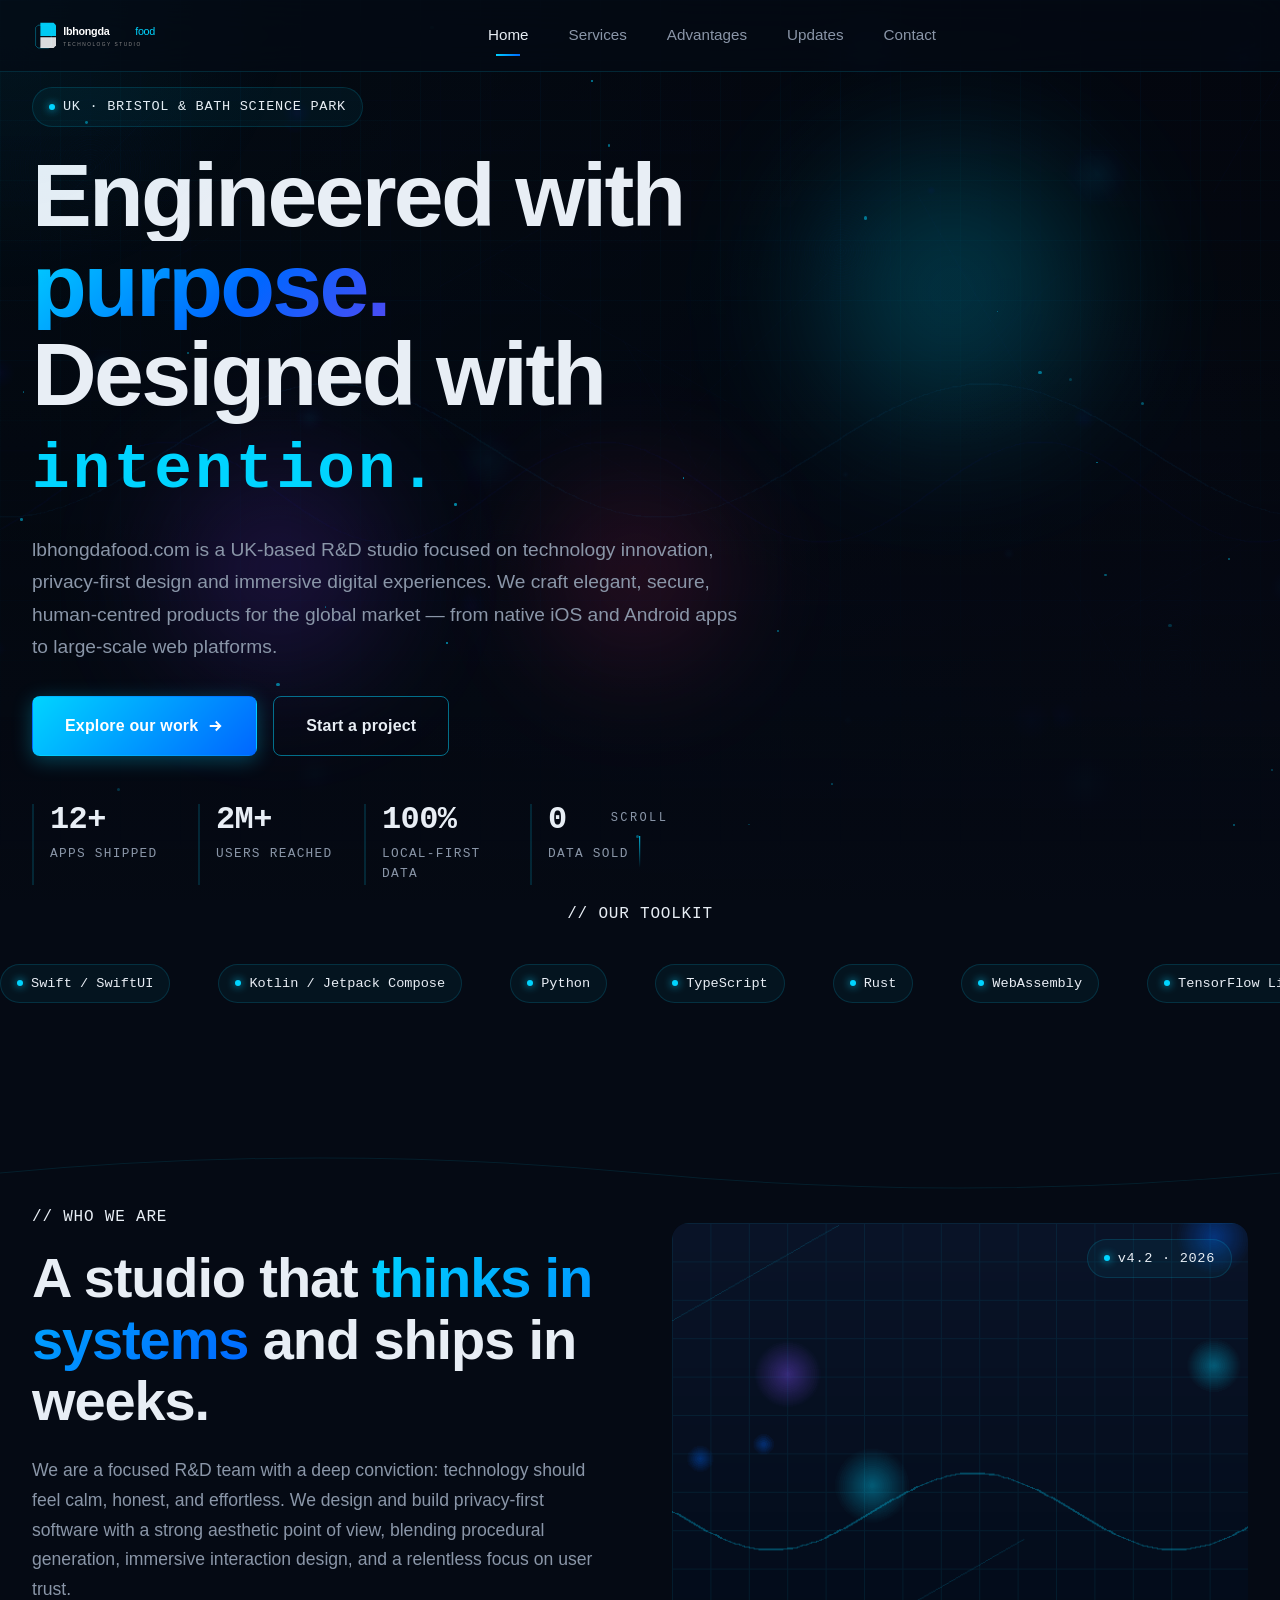
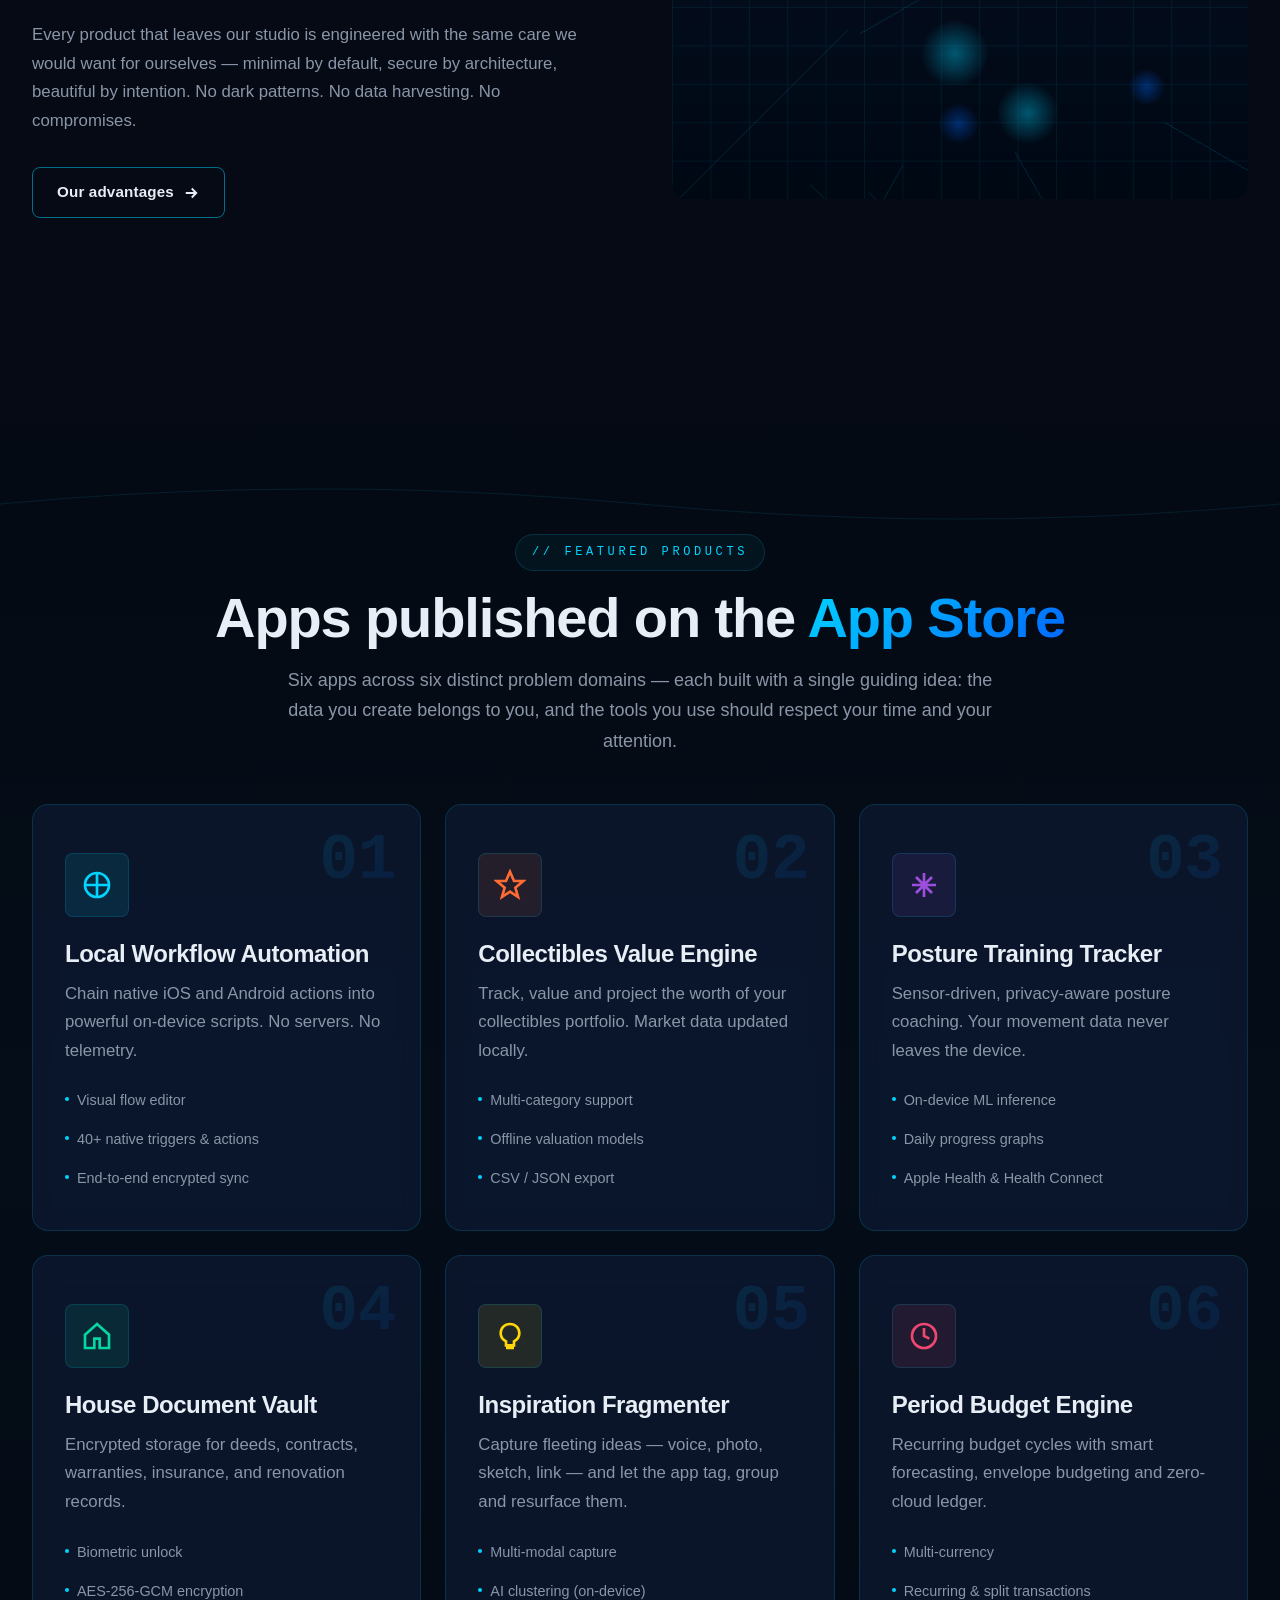
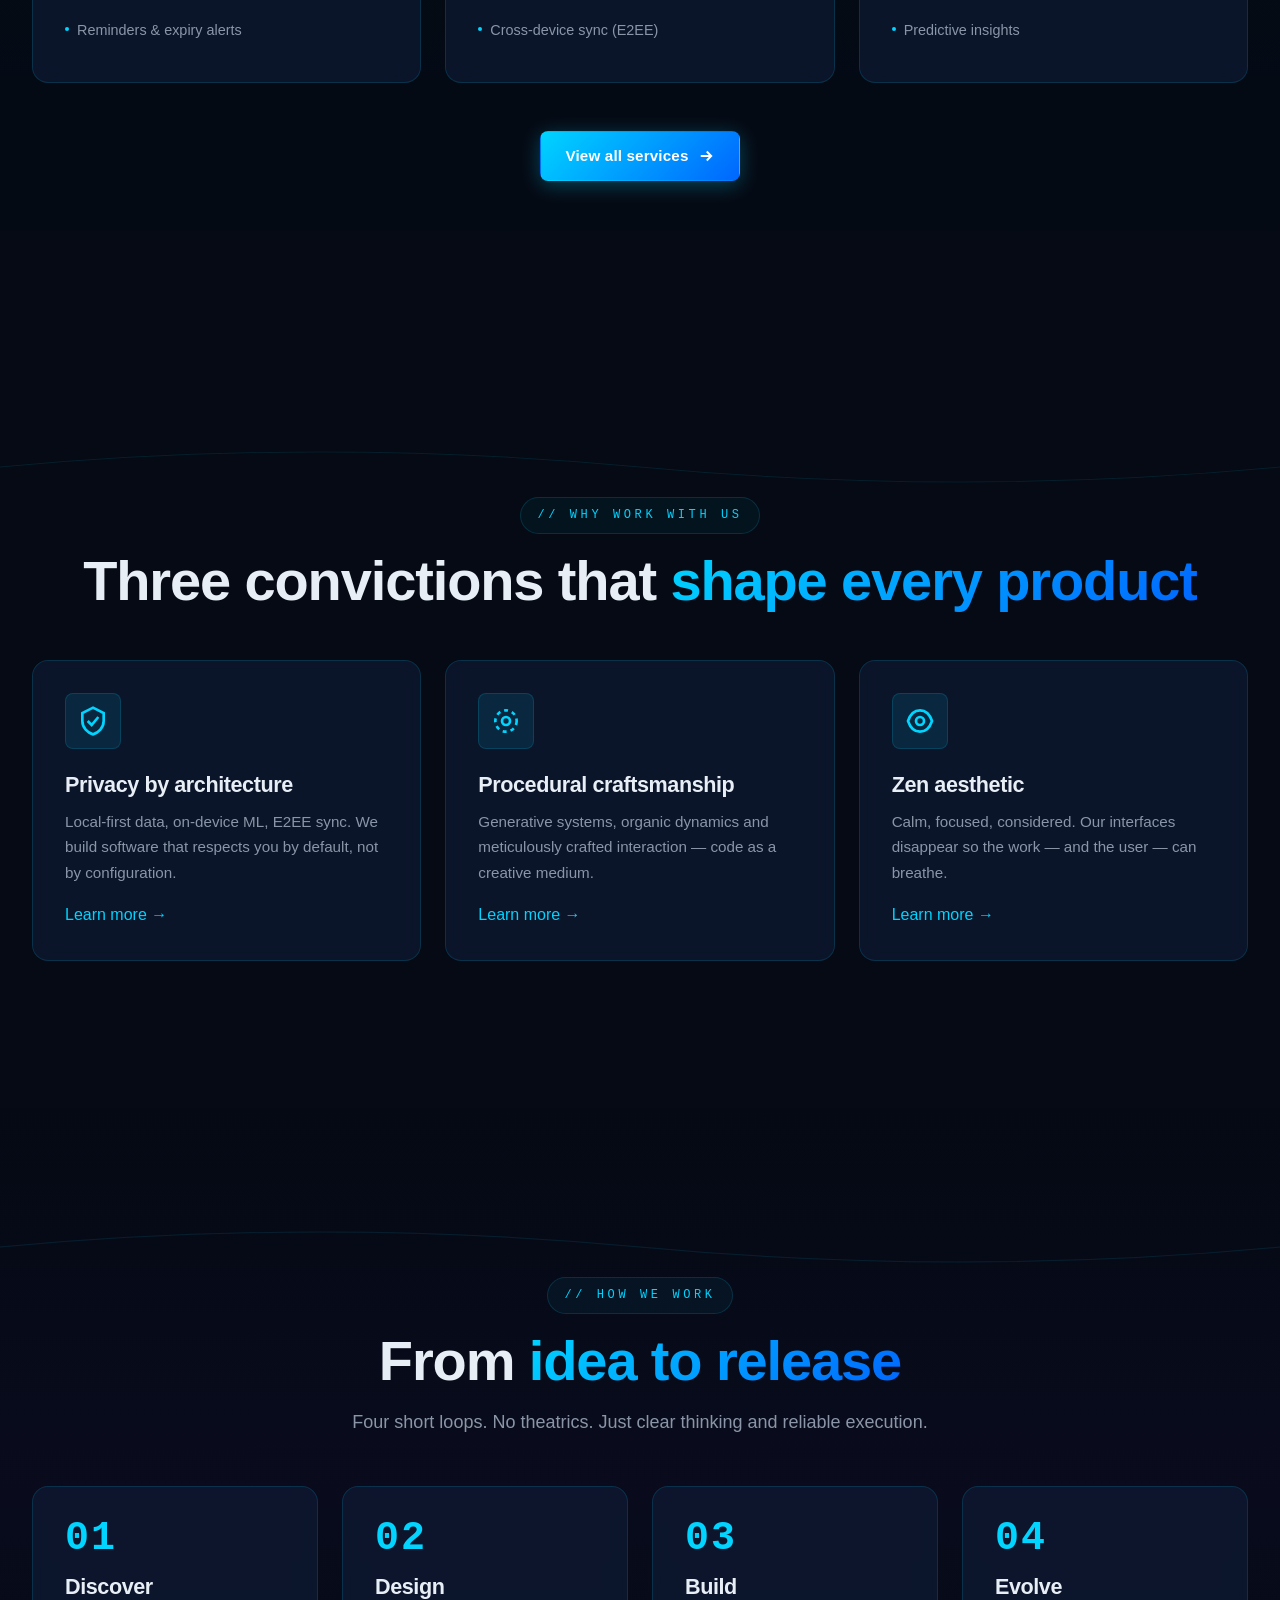
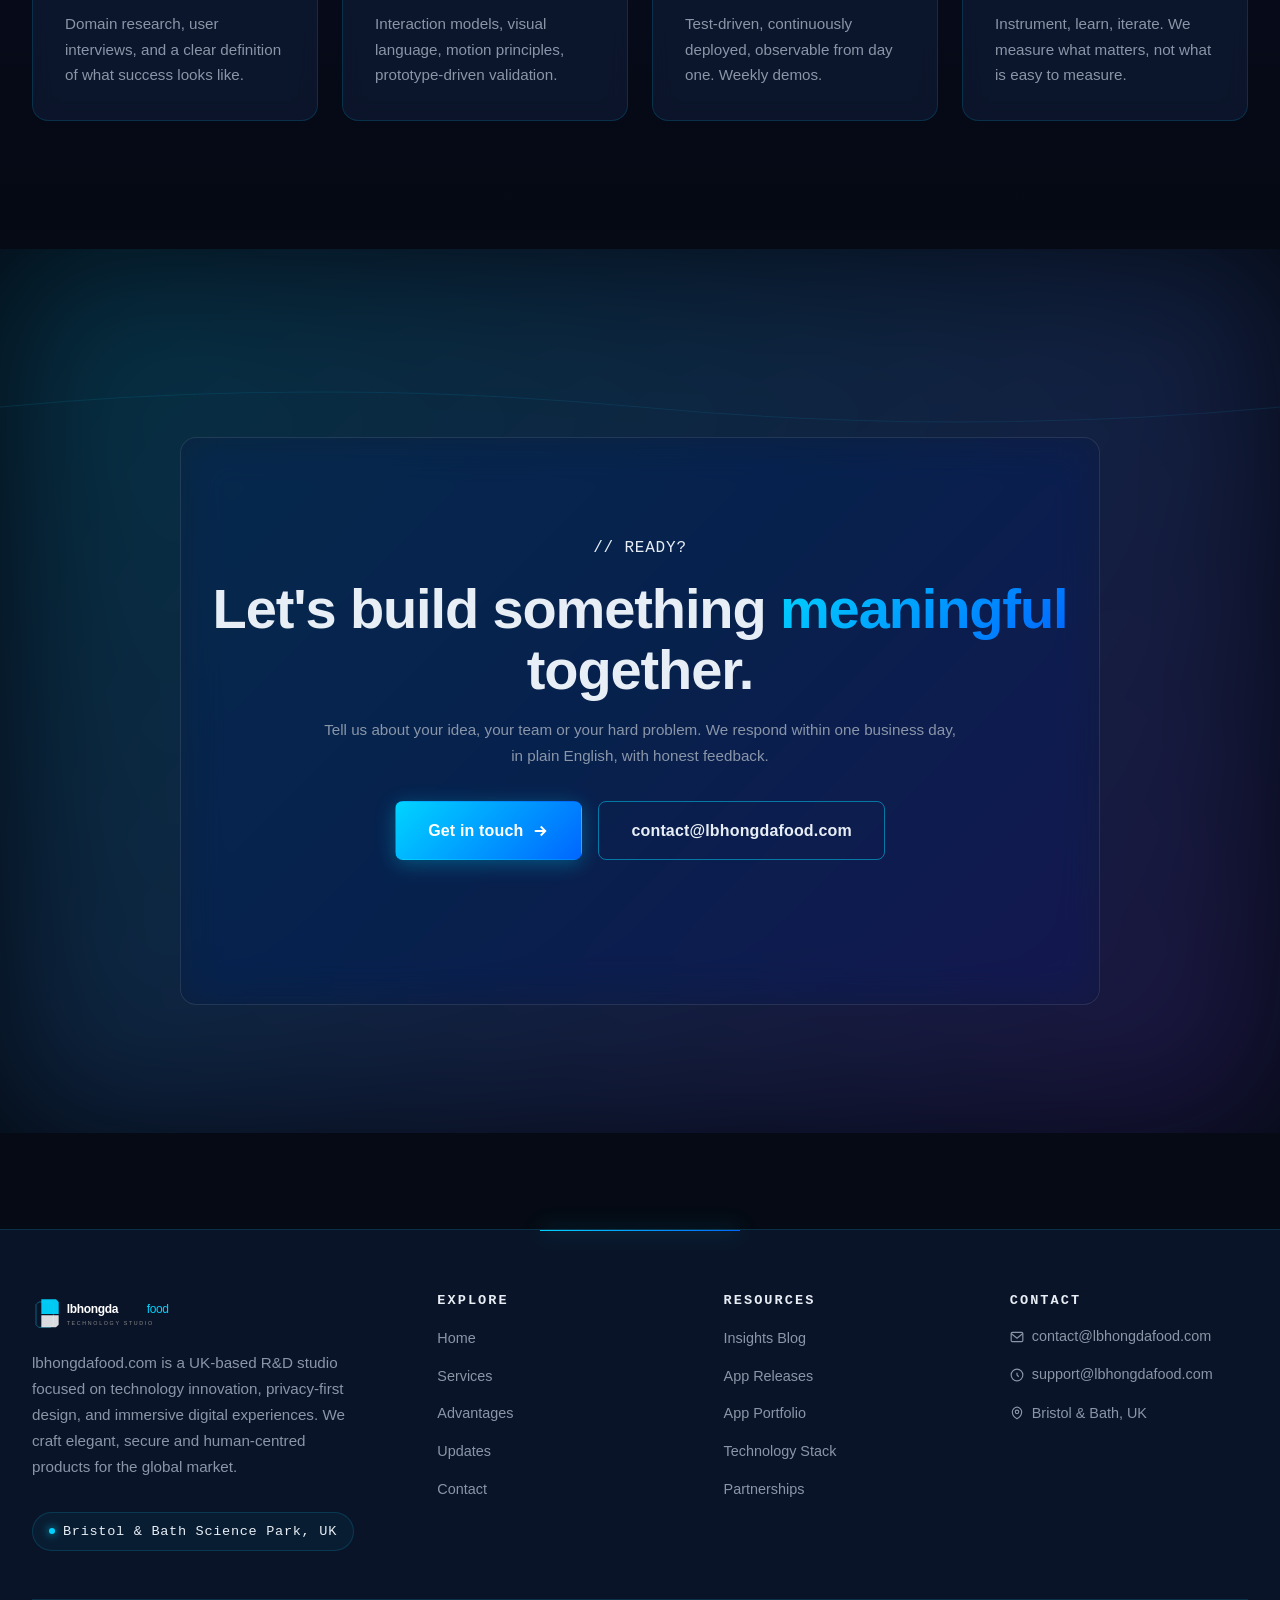
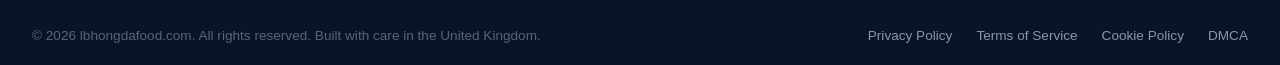
<file: index.html>
<!DOCTYPE html>
<html lang="en" dir="ltr">
<head>
<meta charset="UTF-8">
<meta http-equiv="X-UA-Compatible" content="IE=edge">
<meta name="viewport" content="width=device-width, initial-scale=1.0, viewport-fit=cover">
<meta name="theme-color" content="#050a14">
<meta name="color-scheme" content="dark">
<meta name="format-detection" content="telephone=no">

<title>lbhongdafood.com — Privacy-First R&D Studio | lbhongdafood.com</title>
<meta name="description" content="lbhongdafood.com is a UK-based R&D studio focused on technology innovation, privacy-first design and immersive digital experiences. Six apps published on the App Store.">
<meta name="keywords" content="lbhongdafood, R&D studio, UK, Bristol, privacy first, minimalist design, app development, programmatic generation, immersive design, iOS, Android, web">
<meta name="author" content="lbhongdafood.com">
<meta name="robots" content="index, follow, max-image-preview:large, max-snippet:-1, max-video-preview:-1">
<meta name="googlebot" content="index, follow">
<meta name="bingbot" content="index, follow">
<meta name="rating" content="general">
<meta name="distribution" content="global">
<meta name="revisit-after" content="7 days">
<meta name="language" content="English">
<meta name="geo.region" content="GB">
<meta name="geo.placename" content="Bristol, Bath">

<!-- Open Graph -->
<meta property="og:type" content="website">
<meta property="og:site_name" content="lbhongdafood.com">
<meta property="og:title" content="lbhongdafood.com — Privacy-First R&D Studio | lbhongdafood.com">
<meta property="og:description" content="lbhongdafood.com is a UK-based R&D studio focused on technology innovation, privacy-first design and immersive digital experiences. Six apps published on the App Store.">
<meta property="og:url" content="https://lbhongdafood.com/index.html">
<meta property="og:image" content="https://lbhongdafood.com/images/og-image.png">
<meta property="og:image:width" content="1200">
<meta property="og:image:height" content="630">
<meta property="og:locale" content="en_US">
<meta property="og:locale:alternate" content="en_GB">
<meta property="og:locale:alternate" content="en_CA">
<meta property="og:locale:alternate" content="en_AU">

<!-- Twitter Card -->
<meta name="twitter:card" content="summary_large_image">
<meta name="twitter:title" content="lbhongdafood.com — Privacy-First R&D Studio | lbhongdafood.com">
<meta name="twitter:description" content="lbhongdafood.com is a UK-based R&D studio focused on technology innovation, privacy-first design and immersive digital experiences. Six apps published on the App Store.">
<meta name="twitter:image" content="https://lbhongdafood.com/images/og-image.png">

<!-- Canonical -->
<link rel="canonical" href="https://lbhongdafood.com/index.html">
<link rel="alternate" hreflang="en" href="https://lbhongdafood.com/index.html">
<link rel="alternate" hreflang="x-default" href="https://lbhongdafood.com/index.html">

<!-- Favicon -->
<link rel="icon" type="image/png" sizes="32x32" href="images/favicon.png">
<link rel="icon" type="image/png" sizes="16x16" href="images/favicon.png">
<link rel="apple-touch-icon" sizes="180x180" href="images/favicon.png">
<link rel="manifest" href="site.webmanifest">

<!-- Preconnect for performance -->
<link rel="preconnect" href="https://fonts.googleapis.com">
<link rel="dns-prefetch" href="https://fonts.googleapis.com">

<!-- Stylesheets -->
<link rel="stylesheet" href="css/main.css">
<link rel="stylesheet" href="css/animations.css">
<link rel="stylesheet" href="css/responsive.css">

<!-- JSON-LD Structured Data -->
<script type="application/ld+json">
{
  "@context": "https://schema.org",
  "@type": "Organization",
  "name": "lbhongdafood.com",
  "url": "https://lbhongdafood.com",
  "logo": "https://lbhongdafood.com/images/logo.svg",
  "email": "contact@lbhongdafood.com",
  "description": "lbhongdafood.com is a UK-based R&D studio focused on technology innovation, privacy-first design and immersive digital experiences. Six apps published on the App Store.",
  "address": {
    "@type": "PostalAddress",
    "addressLocality": "Bristol",
    "addressRegion": "England",
    "addressCountry": "GB"
  },
  "sameAs": []
}
</script>
</head>
<body>

<header class="site-header" role="banner">
  <div class="container">
    <a href="index.html" class="site-logo" aria-label="lbhongdafood home">
      <img src="images/logo.svg" alt="lbhongdafood.com logo" width="240" height="60">
    </a>
    <nav class="main-nav" role="navigation" aria-label="Primary navigation">
      <a href="index.html" class="active">Home</a>
      <a href="services.html" >Services</a>
      <a href="advantages.html" >Advantages</a>
      <a href="updates.html" >Updates</a>
      <a href="contact.html" >Contact</a>
    </nav>
    <div class="header-cta">
      <a href="contact.html" class="btn btn-primary" style="display:none;">
        <span>Get in touch</span>
      </a>
      <button class="menu-toggle" aria-label="Open menu" aria-expanded="false">
        <span></span>
        <span></span>
        <span></span>
      </button>
    </div>
  </div>
</header>

<nav class="mobile-nav" role="navigation" aria-label="Mobile navigation">
  <a href="index.html">Home</a>
  <a href="services.html">Services</a>
  <a href="advantages.html">Advantages</a>
  <a href="updates.html">Updates</a>
  <a href="contact.html">Contact</a>
</nav>

<div data-scroll-progress style="position:fixed;top:0;left:0;height:2px;background:linear-gradient(90deg,#00d4ff,#0066ff,#7c3aed,#ff3282);z-index:9999;width:0;transition:width 0.1s;"></div>
<main>

<!-- HERO -->
<section class="hero-section">
  <div class="hero-bg">
    <img src="images/hero-bg.png" alt="" width="1920" height="1080" loading="eager" fetchpriority="high">
  </div>
  <div class="hero-orb hero-orb-1"></div>
  <div class="hero-orb hero-orb-2"></div>
  <div class="hero-orb hero-orb-3"></div>
  <div class="hero-particles"></div>

  <div class="container">
    <div style="position:relative; z-index:1; max-width:980px;">
      <div class="tech-pill fade-in-down" style="display:inline-flex; margin-bottom:var(--space-5);">
        <span class="dot pulse"></span>
        <span class="mono">UK · BRISTOL & BATH SCIENCE PARK</span>
      </div>

      <h1 class="hero-title">
        <span class="line"><span class="line-inner">Engineered with</span></span>
        <span class="line"><span class="line-inner"><span class="gradient-text">purpose.</span></span></span>
        <span class="line"><span class="line-inner">Designed with <span class="mono" style="color:var(--color-primary); font-size:0.7em; vertical-align:middle;">intention.</span></span></span>
      </h1>

      <p class="hero-subtitle">lbhongdafood.com is a UK-based R&D studio focused on technology innovation, privacy-first design and immersive digital experiences. We craft elegant, secure, human-centred products for the global market — from native iOS and Android apps to large-scale web platforms.</p>

      <div class="hero-cta">
        <a href="services.html" class="btn btn-primary btn-large">
          <span>Explore our work</span>
          <svg class="icon" viewBox="0 0 24 24" fill="none" stroke="currentColor" stroke-width="2.5"><path d="M5 12 L19 12 M13 6 L19 12 L13 18"/></svg>
        </a>
        <a href="contact.html" class="btn btn-secondary btn-large">
          <span>Start a project</span>
        </a>
      </div>

      <div class="hero-stats">
        <div class="hero-stat">
          <div class="hero-stat-value counter" data-count="12" data-suffix="+">0</div>
          <div class="hero-stat-label">Apps shipped</div>
        </div>
        <div class="hero-stat">
          <div class="hero-stat-value counter" data-count="2" data-suffix="M+">0</div>
          <div class="hero-stat-label">Users reached</div>
        </div>
        <div class="hero-stat">
          <div class="hero-stat-value counter" data-count="100" data-suffix="%">0</div>
          <div class="hero-stat-label">Local-first data</div>
        </div>
        <div class="hero-stat">
          <div class="hero-stat-value counter" data-count="0" data-suffix="">0</div>
          <div class="hero-stat-label">Data sold</div>
        </div>
      </div>
    </div>
  </div>

  <div class="hero-scroll">
    <span>SCROLL</span>
    <div class="hero-scroll-line"></div>
  </div>
</section>

<!-- TECH MARQUEE -->
<section class="section" style="padding-top:0; padding-bottom:0;">
  <div class="container">
    <div style="text-align:center; margin-bottom:var(--space-5);">
      <span class="eyebrow mono">// OUR TOOLKIT</span>
    </div>
  </div>
  <div class="marquee">
    <div class="marquee-track" style="padding: var(--space-3) 0;">
      <div class="tech-pill"><span class="dot"></span> Swift / SwiftUI</div>
      <div class="tech-pill"><span class="dot"></span> Kotlin / Jetpack Compose</div>
      <div class="tech-pill"><span class="dot"></span> Python</div>
      <div class="tech-pill"><span class="dot"></span> TypeScript</div>
      <div class="tech-pill"><span class="dot"></span> Rust</div>
      <div class="tech-pill"><span class="dot"></span> WebAssembly</div>
      <div class="tech-pill"><span class="dot"></span> TensorFlow Lite</div>
      <div class="tech-pill"><span class="dot"></span> Core ML</div>
      <div class="tech-pill"><span class="dot"></span> Metal / OpenGL</div>
      <div class="tech-pill"><span class="dot"></span> AudioKit</div>
      <div class="tech-pill"><span class="dot"></span> VisionOS</div>
      <div class="tech-pill"><span class="dot"></span> React</div>
      <div class="tech-pill"><span class="dot"></span> Node.js</div>
      <div class="tech-pill"><span class="dot"></span> PostgreSQL</div>
    </div>
  </div>
</section>

<!-- ABOUT / PHILOSOPHY -->
<section class="section">
  <div class="container">
    <div class="grid grid-2" style="gap:var(--space-8); align-items:center;">
      <div class="reveal-left">
        <div class="eyebrow mono" style="display:inline-block; margin-bottom:var(--space-4);">// WHO WE ARE</div>
        <h2 style="margin-bottom:var(--space-5);">A studio that <span class="gradient-text">thinks in systems</span> and ships in weeks.</h2>
        <p style="font-size:1.1rem;">We are a focused R&D team with a deep conviction: technology should feel calm, honest, and effortless. We design and build privacy-first software with a strong aesthetic point of view, blending procedural generation, immersive interaction design, and a relentless focus on user trust.</p>
        <p style="margin-top:var(--space-4);">Every product that leaves our studio is engineered with the same care we would want for ourselves — minimal by default, secure by architecture, beautiful by intention. No dark patterns. No data harvesting. No compromises.</p>
        <div class="hero-cta" style="margin-top:var(--space-6); margin-bottom:0;">
          <a href="advantages.html" class="btn btn-secondary">
            <span>Our advantages</span>
            <svg class="icon" viewBox="0 0 24 24" fill="none" stroke="currentColor" stroke-width="2.5"><path d="M5 12 L19 12 M13 6 L19 12 L13 18"/></svg>
          </a>
        </div>
      </div>
      <div class="reveal-right" style="position:relative;">
        <div class="image-hover">
          <img src="images/illustration-tech.png" alt="Procedural technology illustration" width="600" height="600" loading="lazy" style="border-radius:var(--radius-lg);">
        </div>
        <div class="tech-pill" style="position:absolute; top:var(--space-4); right:var(--space-4);">
          <span class="dot"></span>
          <span class="mono">v4.2 · 2026</span>
        </div>
      </div>
    </div>
  </div>
</section>

<!-- FEATURED APPS -->
<section class="section" id="apps" style="background: linear-gradient(180deg, transparent, rgba(0, 212, 255, 0.02) 50%, transparent);">
  <div class="container">
    <div class="section-title reveal">
      <span class="eyebrow mono">// FEATURED PRODUCTS</span>
      <h2>Apps published on the <span class="gradient-text">App Store</span></h2>
      <p>Six apps across six distinct problem domains — each built with a single guiding idea: the data you create belongs to you, and the tools you use should respect your time and your attention.</p>
    </div>

    <div class="grid grid-3 stagger">
      <article class="service-card reveal">
        <div class="service-card-number">01</div>
        <div class="card-icon" style="color:#00d4ff; background:rgba(0,212,255,0.1);">
          <svg viewBox="0 0 24 24" fill="none" stroke="currentColor" stroke-width="2"><circle cx="12" cy="12" r="9"/><path d="M12 3 v18 M3 12 h18"/></svg>
        </div>
        <h3>Local Workflow Automation</h3>
        <p>Chain native iOS and Android actions into powerful on-device scripts. No servers. No telemetry.</p>
        <ul class="feature-list">
          <li>Visual flow editor</li>
          <li>40+ native triggers & actions</li>
          <li>End-to-end encrypted sync</li>
        </ul>
      </article>

      <article class="service-card reveal">
        <div class="service-card-number">02</div>
        <div class="card-icon" style="color:#ff6b35; background:rgba(255,107,53,0.1);">
          <svg viewBox="0 0 24 24" fill="none" stroke="currentColor" stroke-width="2"><path d="M12 2 L15 9 L22 9 L16 14 L18 21 L12 17 L6 21 L8 14 L2 9 L9 9 Z"/></svg>
        </div>
        <h3>Collectibles Value Engine</h3>
        <p>Track, value and project the worth of your collectibles portfolio. Market data updated locally.</p>
        <ul class="feature-list">
          <li>Multi-category support</li>
          <li>Offline valuation models</li>
          <li>CSV / JSON export</li>
        </ul>
      </article>

      <article class="service-card reveal">
        <div class="service-card-number">03</div>
        <div class="card-icon" style="color:#9d4edd; background:rgba(157,78,221,0.1);">
          <svg viewBox="0 0 24 24" fill="none" stroke="currentColor" stroke-width="2"><path d="M3 12 H21 M12 3 V21 M6 6 L18 18 M18 6 L6 18"/></svg>
        </div>
        <h3>Posture Training Tracker</h3>
        <p>Sensor-driven, privacy-aware posture coaching. Your movement data never leaves the device.</p>
        <ul class="feature-list">
          <li>On-device ML inference</li>
          <li>Daily progress graphs</li>
          <li>Apple Health & Health Connect</li>
        </ul>
      </article>

      <article class="service-card reveal">
        <div class="service-card-number">04</div>
        <div class="card-icon" style="color:#06d6a0; background:rgba(6,214,160,0.1);">
          <svg viewBox="0 0 24 24" fill="none" stroke="currentColor" stroke-width="2"><path d="M3 11 L12 3 L21 11 V21 H14 V14 H10 V21 H3 Z"/></svg>
        </div>
        <h3>House Document Vault</h3>
        <p>Encrypted storage for deeds, contracts, warranties, insurance, and renovation records.</p>
        <ul class="feature-list">
          <li>Biometric unlock</li>
          <li>AES-256-GCM encryption</li>
          <li>Reminders & expiry alerts</li>
        </ul>
      </article>

      <article class="service-card reveal">
        <div class="service-card-number">05</div>
        <div class="card-icon" style="color:#ffd60a; background:rgba(255,214,10,0.1);">
          <svg viewBox="0 0 24 24" fill="none" stroke="currentColor" stroke-width="2"><path d="M12 3 C8 3 5 6 5 10 C5 13 7 15 9 16 V19 H15 V16 C17 15 19 13 19 10 C19 6 16 3 12 3 Z M9 21 H15"/></svg>
        </div>
        <h3>Inspiration Fragmenter</h3>
        <p>Capture fleeting ideas — voice, photo, sketch, link — and let the app tag, group and resurface them.</p>
        <ul class="feature-list">
          <li>Multi-modal capture</li>
          <li>AI clustering (on-device)</li>
          <li>Cross-device sync (E2EE)</li>
        </ul>
      </article>

      <article class="service-card reveal">
        <div class="service-card-number">06</div>
        <div class="card-icon" style="color:#ef476f; background:rgba(239,71,111,0.1);">
          <svg viewBox="0 0 24 24" fill="none" stroke="currentColor" stroke-width="2"><circle cx="12" cy="12" r="9"/><path d="M12 6 V12 L16 14"/></svg>
        </div>
        <h3>Period Budget Engine</h3>
        <p>Recurring budget cycles with smart forecasting, envelope budgeting and zero-cloud ledger.</p>
        <ul class="feature-list">
          <li>Multi-currency</li>
          <li>Recurring & split transactions</li>
          <li>Predictive insights</li>
        </ul>
      </article>
    </div>

    <div class="text-center" style="margin-top:var(--space-7);">
      <a href="services.html" class="btn btn-primary">
        <span>View all services</span>
        <svg class="icon" viewBox="0 0 24 24" fill="none" stroke="currentColor" stroke-width="2.5"><path d="M5 12 L19 12 M13 6 L19 12 L13 18"/></svg>
      </a>
    </div>
  </div>
</section>

<!-- ADVANTAGES PREVIEW -->
<section class="section">
  <div class="container">
    <div class="section-title reveal">
      <span class="eyebrow mono">// WHY WORK WITH US</span>
      <h2>Three convictions that <span class="gradient-text">shape every product</span></h2>
    </div>
    <div class="grid grid-3 stagger">
      <div class="card card-spotlight reveal" style="position:relative; overflow:hidden;">
        <div class="card-icon">
          <svg viewBox="0 0 24 24" fill="none" stroke="currentColor" stroke-width="2"><path d="M12 2 L20 6 V12 C20 17 16 21 12 22 C8 21 4 17 4 12 V6 Z"/><path d="M8 12 L11 15 L16 9"/></svg>
        </div>
        <h3>Privacy by architecture</h3>
        <p>Local-first data, on-device ML, E2EE sync. We build software that respects you by default, not by configuration.</p>
        <a href="advantages.html#privacy" class="link-underline" style="color:var(--color-primary); margin-top:var(--space-4); display:inline-block;">Learn more →</a>
      </div>
      <div class="card card-spotlight reveal">
        <div class="card-icon">
          <svg viewBox="0 0 24 24" fill="none" stroke="currentColor" stroke-width="2"><circle cx="12" cy="12" r="3"/><circle cx="12" cy="12" r="8" stroke-dasharray="3 3"/></svg>
        </div>
        <h3>Procedural craftsmanship</h3>
        <p>Generative systems, organic dynamics and meticulously crafted interaction — code as a creative medium.</p>
        <a href="advantages.html#innovation" class="link-underline" style="color:var(--color-primary); margin-top:var(--space-4); display:inline-block;">Learn more →</a>
      </div>
      <div class="card card-spotlight reveal">
        <div class="card-icon">
          <svg viewBox="0 0 24 24" fill="none" stroke="currentColor" stroke-width="2"><path d="M3 12 C5 6 9 4 12 4 C15 4 19 6 21 12 C19 18 15 20 12 20 C9 20 5 18 3 12 Z"/><circle cx="12" cy="12" r="3"/></svg>
        </div>
        <h3>Zen aesthetic</h3>
        <p>Calm, focused, considered. Our interfaces disappear so the work — and the user — can breathe.</p>
        <a href="advantages.html#design" class="link-underline" style="color:var(--color-primary); margin-top:var(--space-4); display:inline-block;">Learn more →</a>
      </div>
    </div>
  </div>
</section>

<!-- PROCESS -->
<section class="section" style="background: linear-gradient(180deg, transparent, rgba(124, 58, 237, 0.04) 50%, transparent);">
  <div class="container">
    <div class="section-title reveal">
      <span class="eyebrow mono">// HOW WE WORK</span>
      <h2>From <span class="gradient-text">idea to release</span></h2>
      <p>Four short loops. No theatrics. Just clear thinking and reliable execution.</p>
    </div>
    <div class="grid grid-4 stagger">
      <div class="card reveal" style="text-align:left;">
        <div class="mono" style="color:var(--color-primary); font-size:2.5rem; font-weight:800; line-height:1; margin-bottom:var(--space-4);">01</div>
        <h3>Discover</h3>
        <p>Domain research, user interviews, and a clear definition of what success looks like.</p>
      </div>
      <div class="card reveal" style="text-align:left;">
        <div class="mono" style="color:var(--color-primary); font-size:2.5rem; font-weight:800; line-height:1; margin-bottom:var(--space-4);">02</div>
        <h3>Design</h3>
        <p>Interaction models, visual language, motion principles, prototype-driven validation.</p>
      </div>
      <div class="card reveal" style="text-align:left;">
        <div class="mono" style="color:var(--color-primary); font-size:2.5rem; font-weight:800; line-height:1; margin-bottom:var(--space-4);">03</div>
        <h3>Build</h3>
        <p>Test-driven, continuously deployed, observable from day one. Weekly demos.</p>
      </div>
      <div class="card reveal" style="text-align:left;">
        <div class="mono" style="color:var(--color-primary); font-size:2.5rem; font-weight:800; line-height:1; margin-bottom:var(--space-4);">04</div>
        <h3>Evolve</h3>
        <p>Instrument, learn, iterate. We measure what matters, not what is easy to measure.</p>
      </div>
    </div>
  </div>
</section>

<!-- CTA -->
<section class="section" style="position:relative; overflow:hidden;">
  <div class="aurora-bg"></div>
  <div class="container" style="position:relative; z-index:1;">
    <div class="card glass reveal" style="text-align:center; padding:var(--space-9) var(--space-5); max-width:920px; margin:0 auto;">
      <span class="eyebrow mono">// READY?</span>
      <h2 style="margin-top:var(--space-4);">Let's build something <span class="gradient-text">meaningful</span> together.</h2>
      <p style="max-width:640px; margin:var(--space-4) auto var(--space-6);">Tell us about your idea, your team or your hard problem. We respond within one business day, in plain English, with honest feedback.</p>
      <div class="hero-cta" style="justify-content:center;">
        <a href="contact.html" class="btn btn-primary btn-large">
          <span>Get in touch</span>
          <svg class="icon" viewBox="0 0 24 24" fill="none" stroke="currentColor" stroke-width="2.5"><path d="M5 12 L19 12 M13 6 L19 12 L13 18"/></svg>
        </a>
        <a href="mailto:contact@lbhongdafood.com" class="btn btn-secondary btn-large">
          <span>contact@lbhongdafood.com</span>
        </a>
      </div>
    </div>
  </div>
</section>

</main>

<footer class="site-footer" role="contentinfo">
  <div class="container">
    <div class="footer-grid">
      <div class="footer-brand">
        <a href="index.html" aria-label="lbhongdafood home">
          <img src="images/logo.svg" alt="lbhongdafood.com" class="logo" width="200" height="50">
        </a>
        <p>lbhongdafood.com is a UK-based R&D studio focused on technology innovation, privacy-first design, and immersive digital experiences. We craft elegant, secure and human-centred products for the global market.</p>
        <div class="tech-pill" style="margin-top:1rem;">
          <span class="dot"></span>
          <span class="mono">Bristol & Bath Science Park, UK</span>
        </div>
      </div>
      <div class="footer-col">
        <h4>Explore</h4>
        <ul>
          <li><a href="index.html">Home</a></li>
          <li><a href="services.html">Services</a></li>
          <li><a href="advantages.html">Advantages</a></li>
          <li><a href="updates.html">Updates</a></li>
          <li><a href="contact.html">Contact</a></li>
        </ul>
      </div>
      <div class="footer-col">
        <h4>Resources</h4>
        <ul>
          <li><a href="updates.html#blog">Insights Blog</a></li>
          <li><a href="updates.html#releases">App Releases</a></li>
          <li><a href="services.html#apps">App Portfolio</a></li>
          <li><a href="advantages.html#tech">Technology Stack</a></li>
          <li><a href="contact.html#partnership">Partnerships</a></li>
        </ul>
      </div>
      <div class="footer-col">
        <h4>Contact</h4>
        <ul>
          <li>
            <a href="mailto:contact@lbhongdafood.com">
              <svg class="icon" viewBox="0 0 24 24" fill="none" stroke="currentColor" stroke-width="2"><rect x="2" y="4" width="20" height="16" rx="2"/><path d="M2 6 L12 14 L22 6"/></svg>
              contact@lbhongdafood.com
            </a>
          </li>
          <li>
            <a href="mailto:support@lbhongdafood.com">
              <svg class="icon" viewBox="0 0 24 24" fill="none" stroke="currentColor" stroke-width="2"><circle cx="12" cy="12" r="10"/><path d="M12 8 V12 L15 15"/></svg>
              support@lbhongdafood.com
            </a>
          </li>
          <li>
            <a href="contact.html">
              <svg class="icon" viewBox="0 0 24 24" fill="none" stroke="currentColor" stroke-width="2"><path d="M12 2 C8 2 4 6 4 10 C4 18 12 22 12 22 C12 22 20 18 20 10 C20 6 16 2 12 2 Z"/><circle cx="12" cy="10" r="3"/></svg>
              Bristol & Bath, UK
            </a>
          </li>
        </ul>
      </div>
    </div>
    <div class="footer-bottom">
      <p>&copy; <span data-year>2026</span> lbhongdafood.com. All rights reserved. Built with care in the United Kingdom.</p>
      <div class="footer-legal">
        <a href="privacy.html">Privacy Policy</a>
        <a href="terms.html">Terms of Service</a>
        <a href="privacy.html#cookies">Cookie Policy</a>
        <a href="privacy.html#dmca">DMCA</a>
      </div>
    </div>
  </div>
</footer>

<script src="js/main.js" defer></script>
<script src="js/animations.js" defer></script>
</body>
</html>
</file>
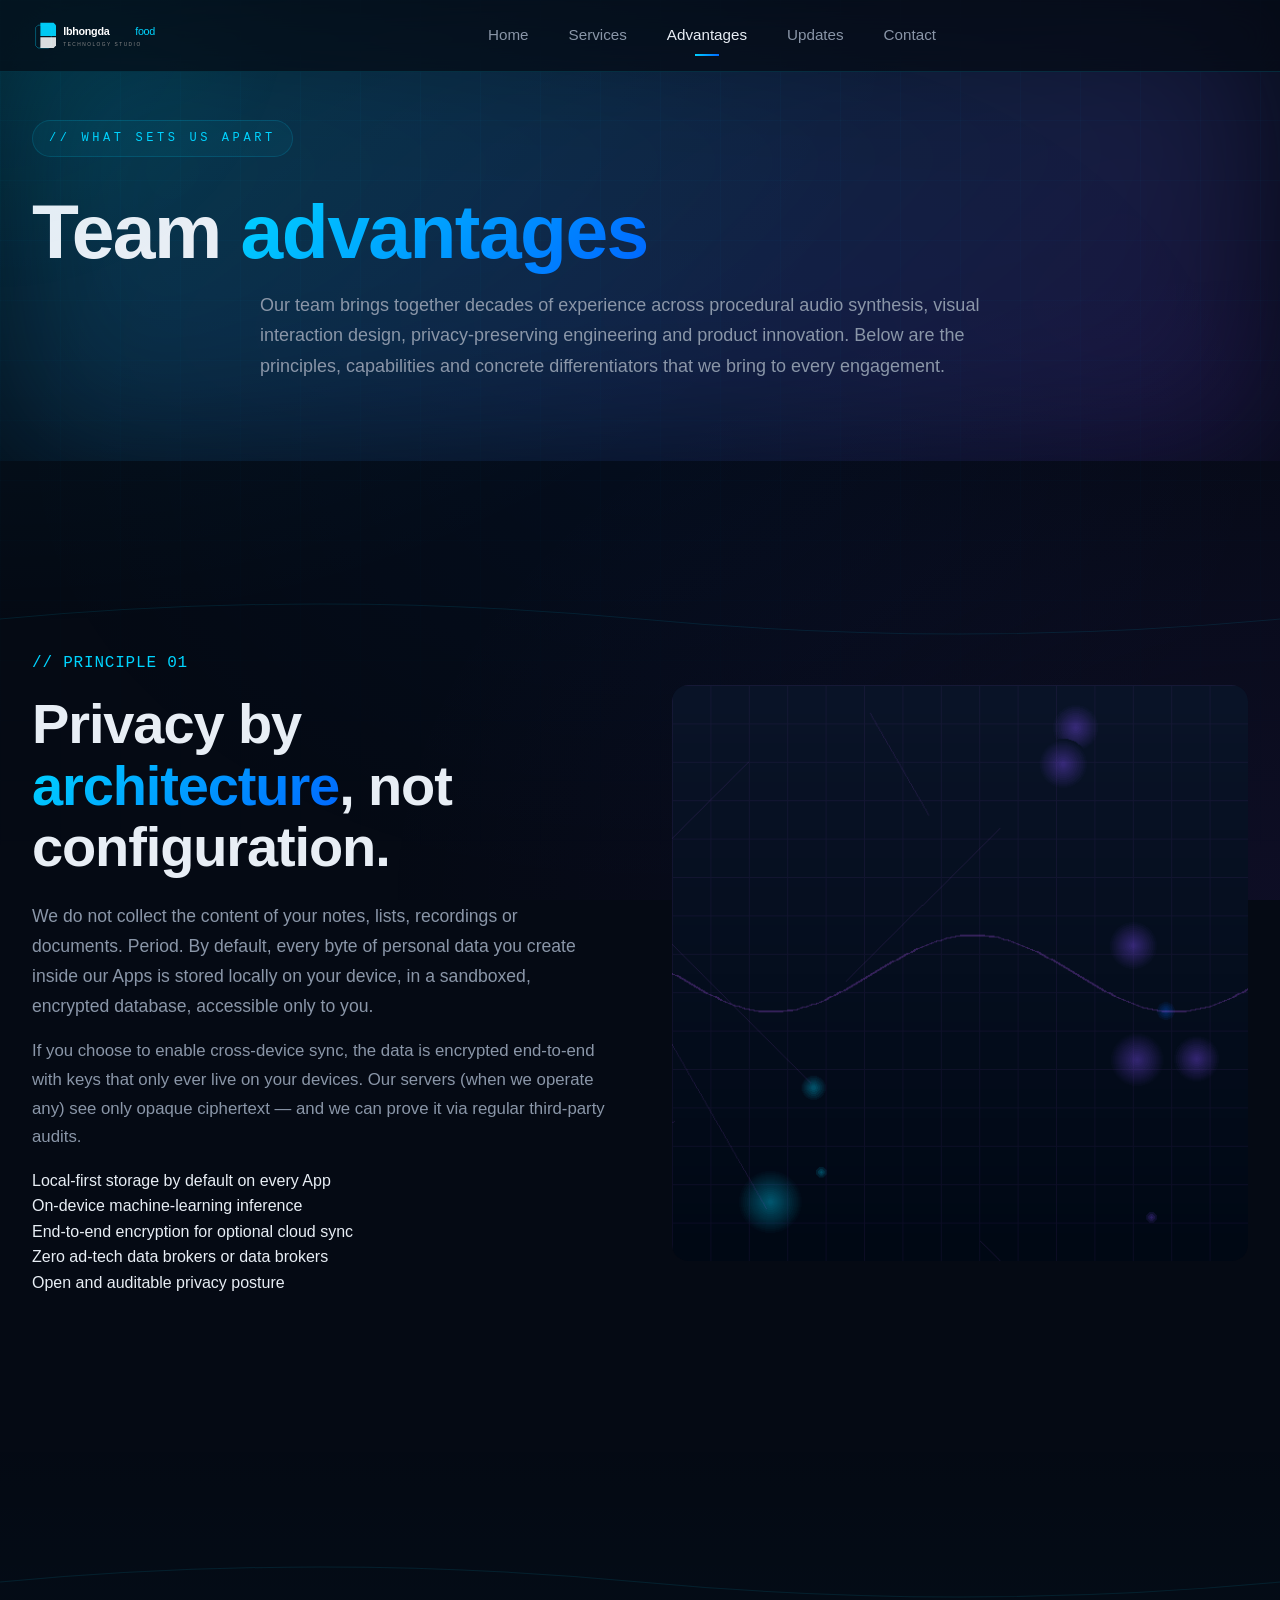
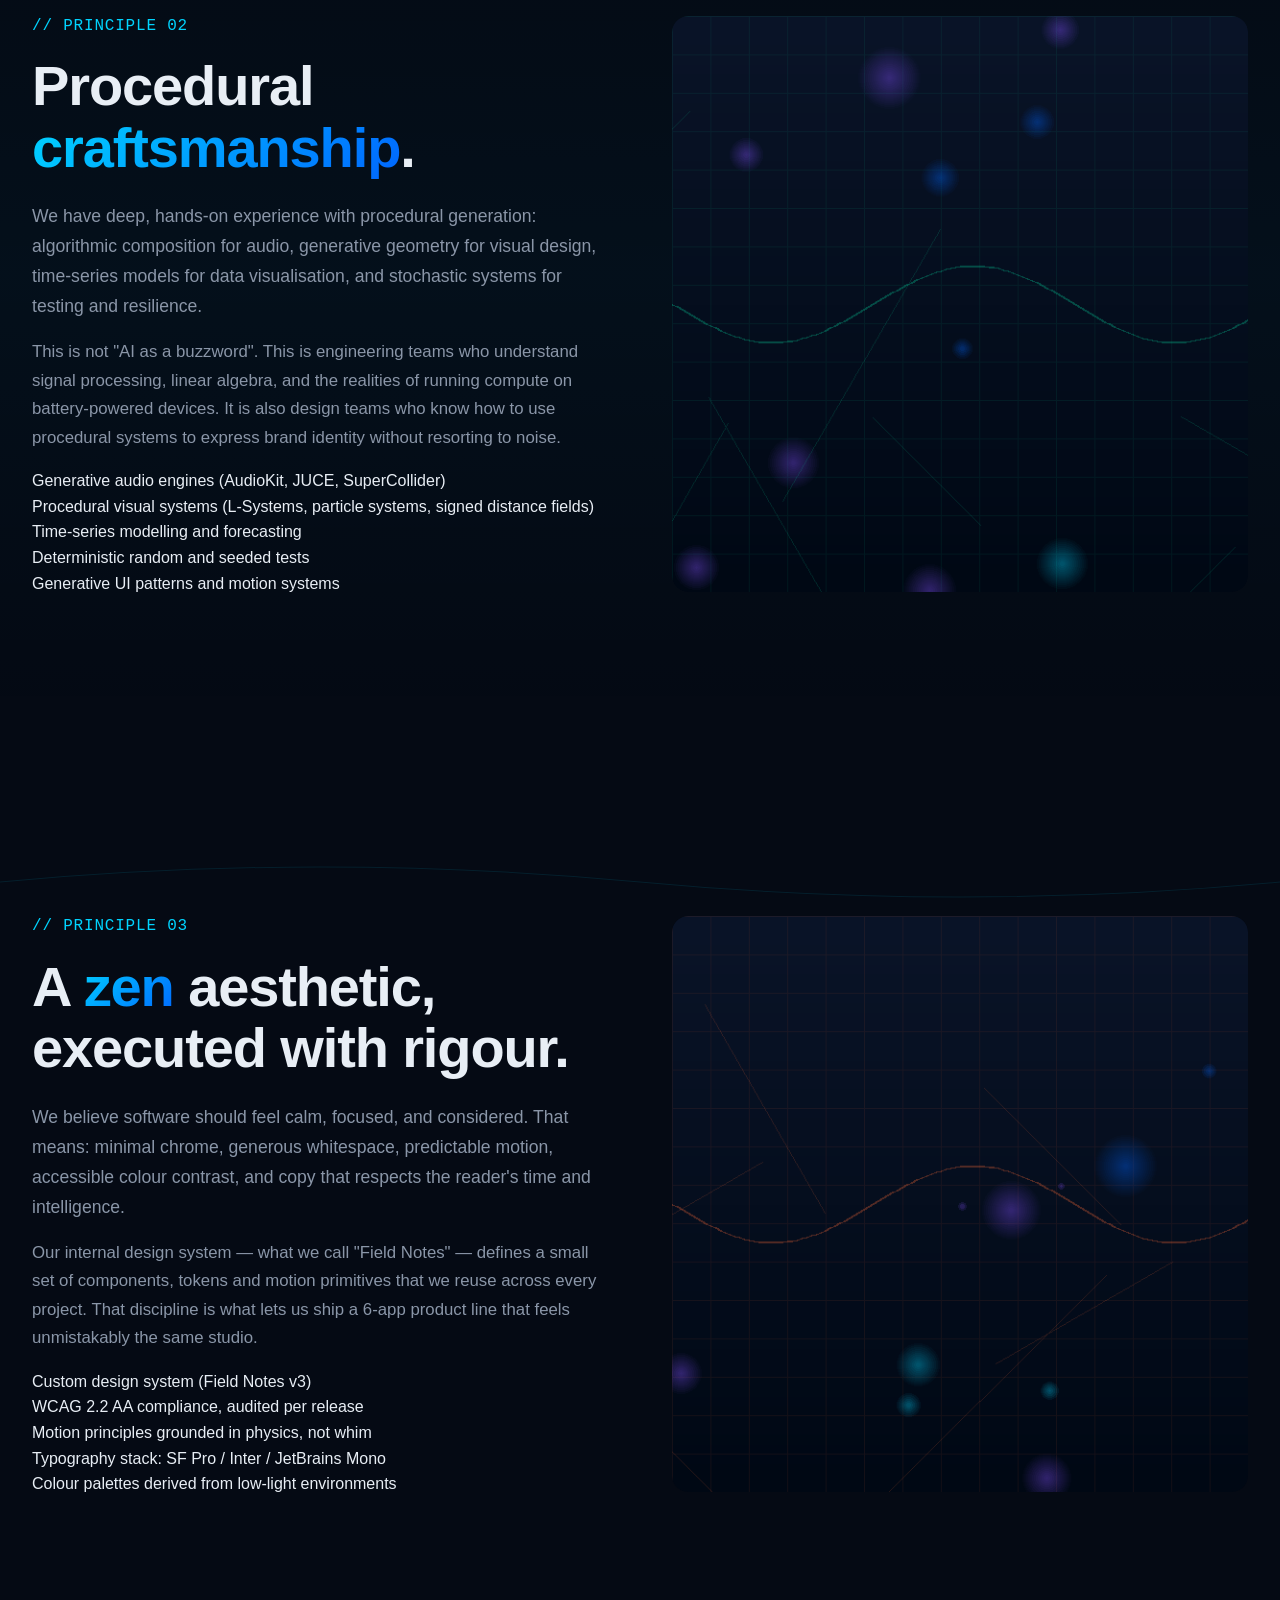
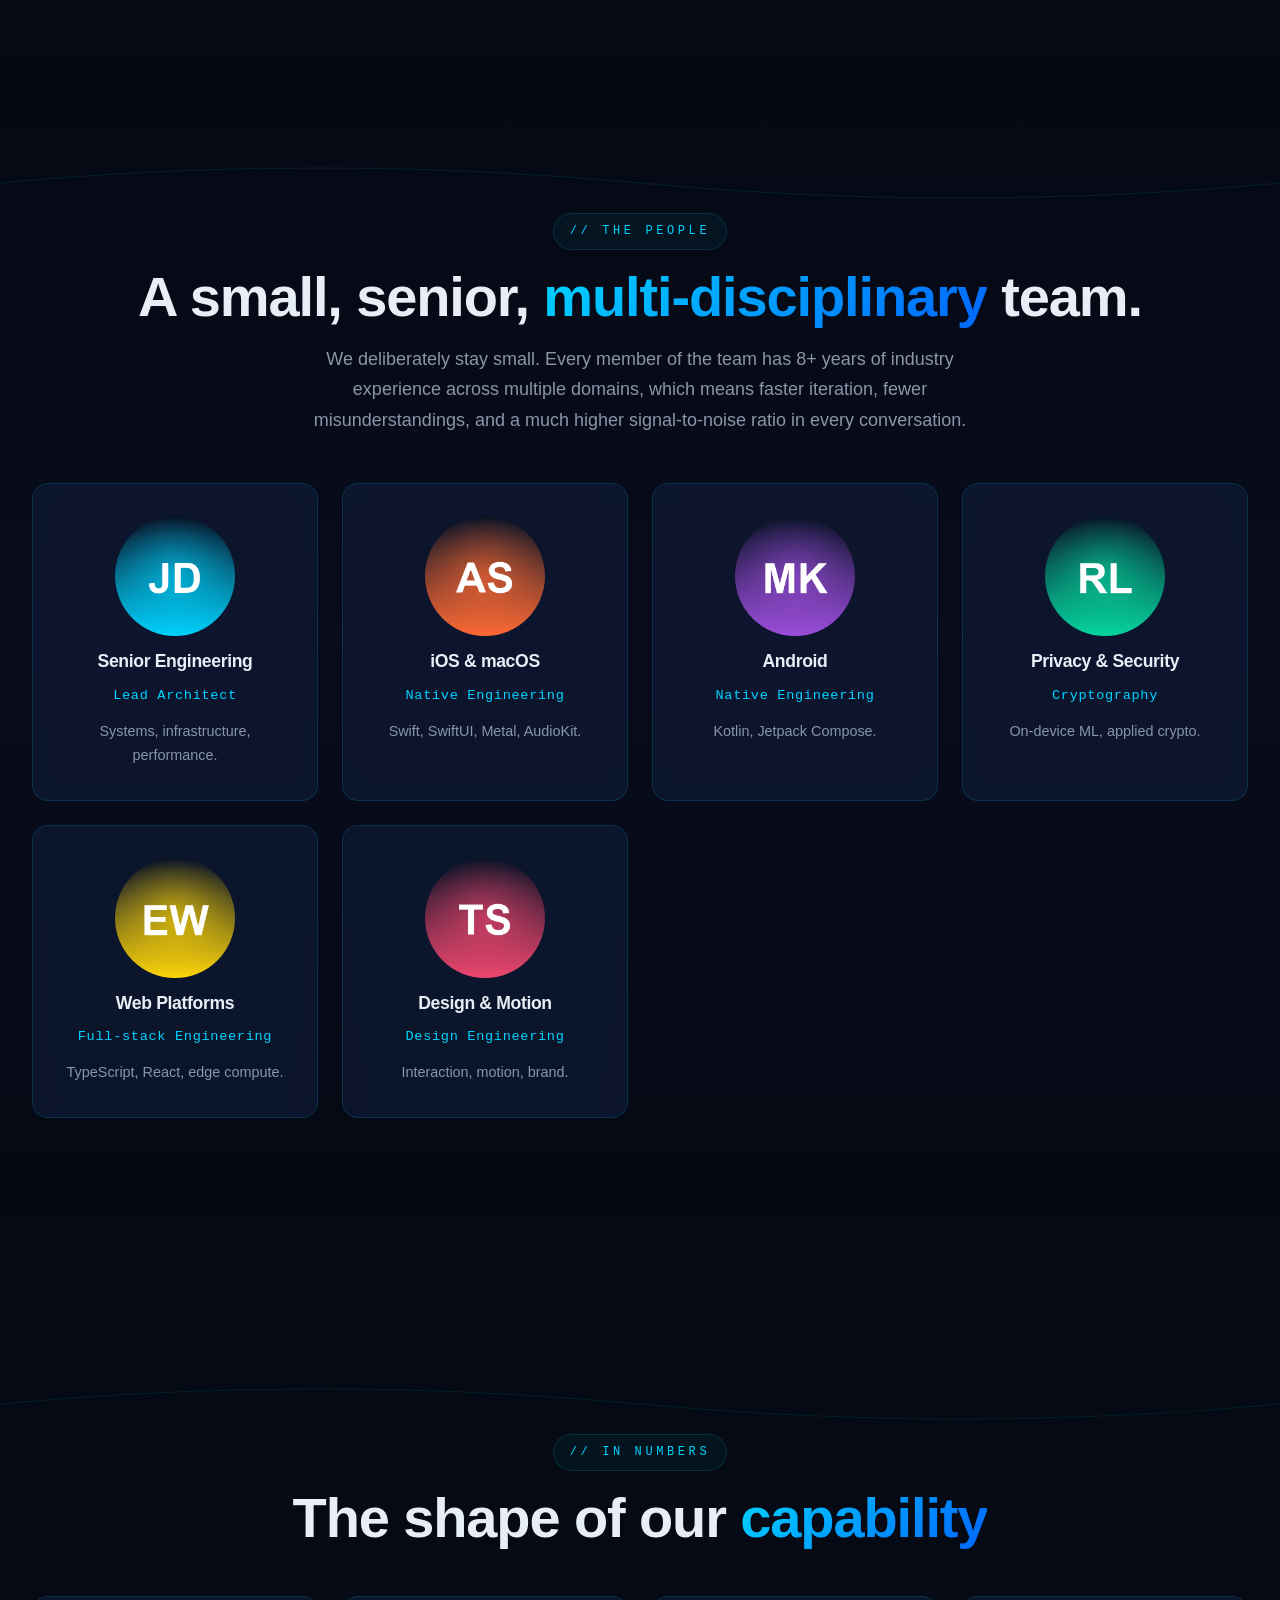
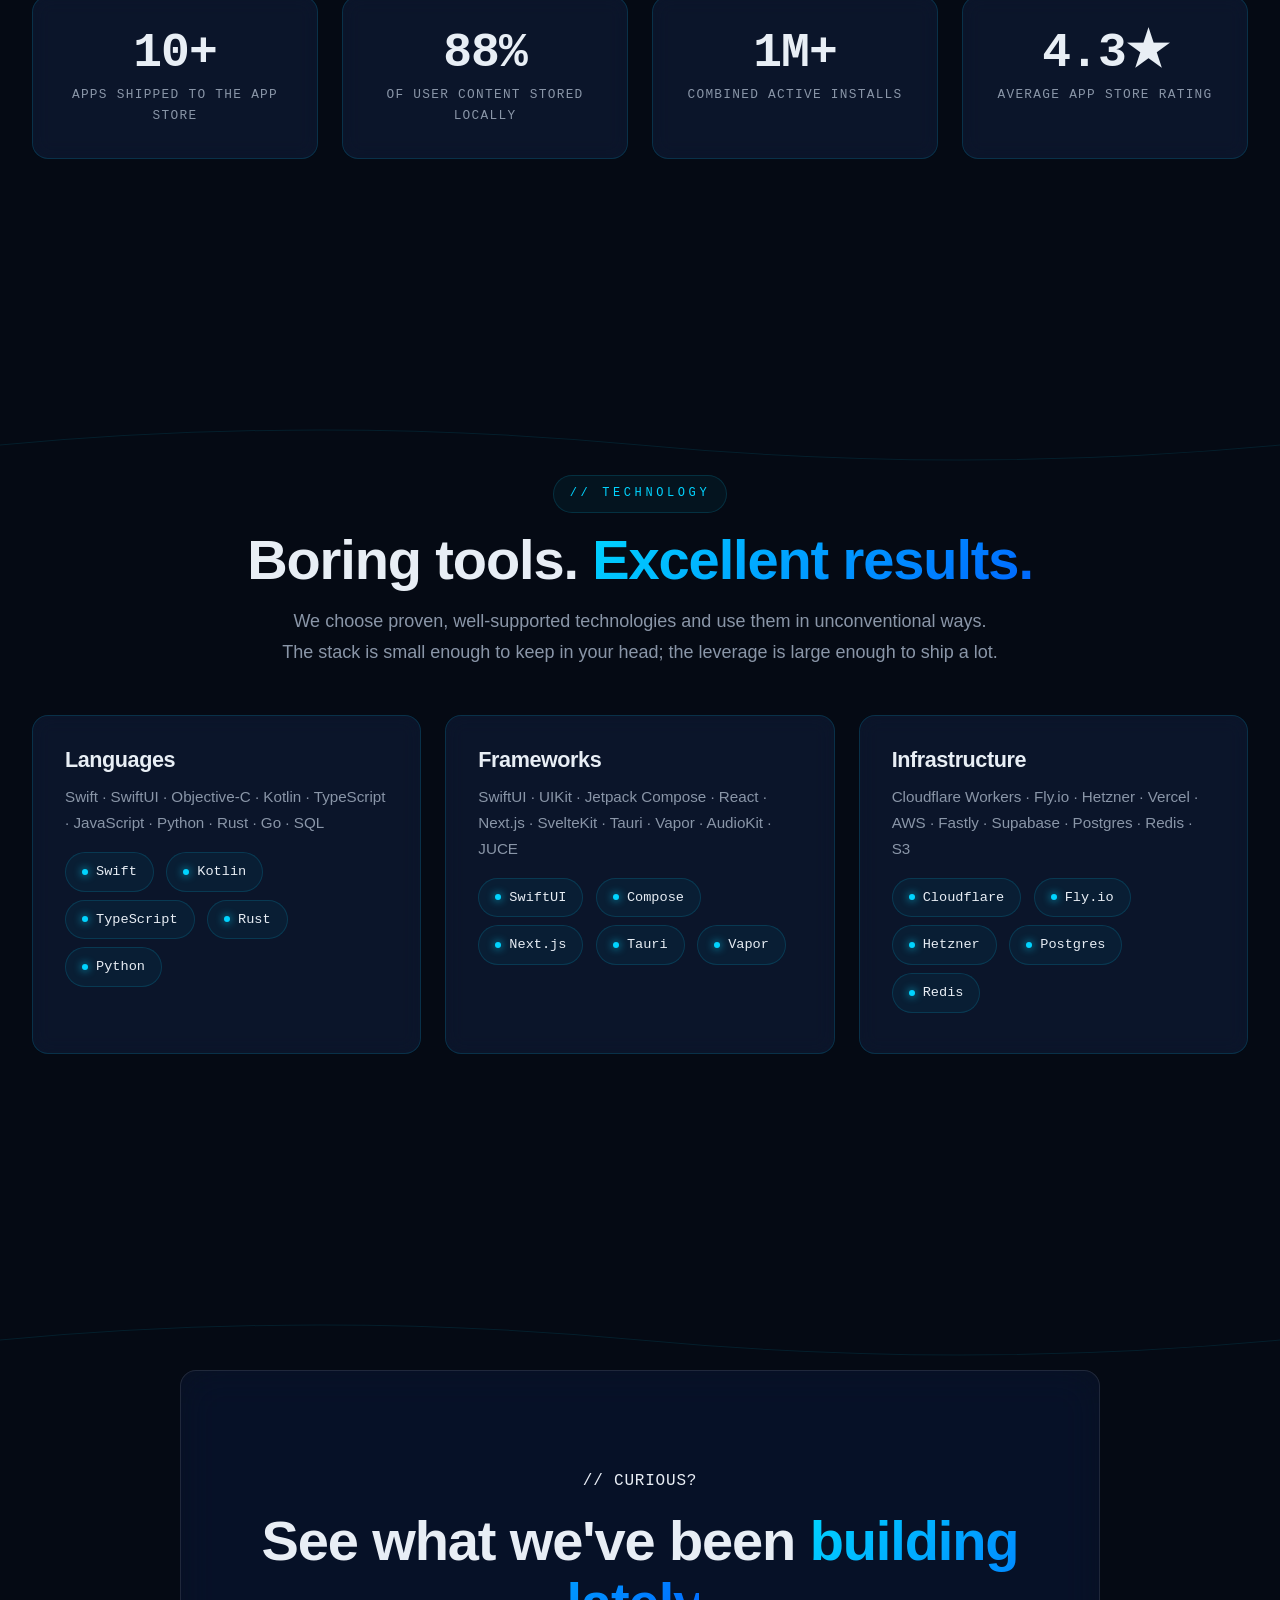
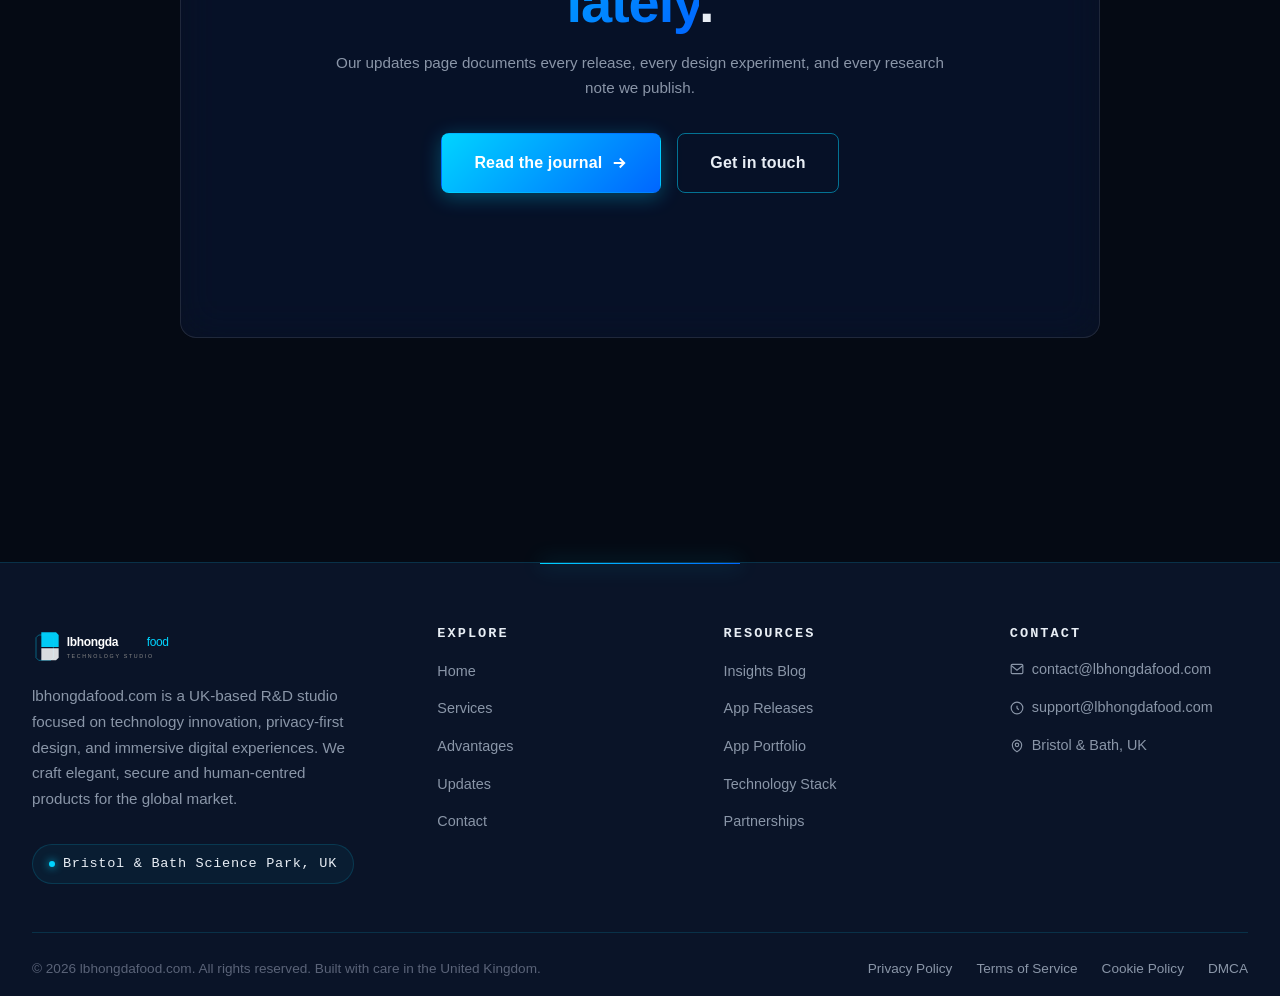
<file: advantages.html>
<!DOCTYPE html>
<html lang="en" dir="ltr">
<head>
<meta charset="UTF-8">
<meta http-equiv="X-UA-Compatible" content="IE=edge">
<meta name="viewport" content="width=device-width, initial-scale=1.0, viewport-fit=cover">
<meta name="theme-color" content="#050a14">
<meta name="color-scheme" content="dark">
<meta name="format-detection" content="telephone=no">

<title>Team Advantages | lbhongdafood.com</title>
<meta name="description" content="Why lbhongdafood.com: privacy by architecture, procedural craftsmanship, zen design, senior multi-disciplinary team, six published apps, and twelve years of combined R&D experience.">
<meta name="keywords" content="team advantages, privacy first, procedural generation, generative design, zen aesthetic, R&D, UK studio, lbhongdafood">
<meta name="author" content="lbhongdafood.com">
<meta name="robots" content="index, follow, max-image-preview:large, max-snippet:-1, max-video-preview:-1">
<meta name="googlebot" content="index, follow">
<meta name="bingbot" content="index, follow">
<meta name="rating" content="general">
<meta name="distribution" content="global">
<meta name="revisit-after" content="7 days">
<meta name="language" content="English">
<meta name="geo.region" content="GB">
<meta name="geo.placename" content="Bristol, Bath">

<!-- Open Graph -->
<meta property="og:type" content="website">
<meta property="og:site_name" content="lbhongdafood.com">
<meta property="og:title" content="Team Advantages | lbhongdafood.com">
<meta property="og:description" content="Why lbhongdafood.com: privacy by architecture, procedural craftsmanship, zen design, senior multi-disciplinary team, six published apps, and twelve years of combined R&D experience.">
<meta property="og:url" content="https://lbhongdafood.com/advantages.html">
<meta property="og:image" content="https://lbhongdafood.com/images/og-image.png">
<meta property="og:image:width" content="1200">
<meta property="og:image:height" content="630">
<meta property="og:locale" content="en_US">
<meta property="og:locale:alternate" content="en_GB">
<meta property="og:locale:alternate" content="en_CA">
<meta property="og:locale:alternate" content="en_AU">

<!-- Twitter Card -->
<meta name="twitter:card" content="summary_large_image">
<meta name="twitter:title" content="Team Advantages | lbhongdafood.com">
<meta name="twitter:description" content="Why lbhongdafood.com: privacy by architecture, procedural craftsmanship, zen design, senior multi-disciplinary team, six published apps, and twelve years of combined R&D experience.">
<meta name="twitter:image" content="https://lbhongdafood.com/images/og-image.png">

<!-- Canonical -->
<link rel="canonical" href="https://lbhongdafood.com/advantages.html">
<link rel="alternate" hreflang="en" href="https://lbhongdafood.com/advantages.html">
<link rel="alternate" hreflang="x-default" href="https://lbhongdafood.com/advantages.html">

<!-- Favicon -->
<link rel="icon" type="image/png" sizes="32x32" href="images/favicon.png">
<link rel="icon" type="image/png" sizes="16x16" href="images/favicon.png">
<link rel="apple-touch-icon" sizes="180x180" href="images/favicon.png">
<link rel="manifest" href="site.webmanifest">

<!-- Preconnect for performance -->
<link rel="preconnect" href="https://fonts.googleapis.com">
<link rel="dns-prefetch" href="https://fonts.googleapis.com">

<!-- Stylesheets -->
<link rel="stylesheet" href="css/main.css">
<link rel="stylesheet" href="css/animations.css">
<link rel="stylesheet" href="css/responsive.css">

<!-- JSON-LD Structured Data -->
<script type="application/ld+json">
{
  "@context": "https://schema.org",
  "@type": "Organization",
  "name": "lbhongdafood.com",
  "url": "https://lbhongdafood.com",
  "logo": "https://lbhongdafood.com/images/logo.svg",
  "email": "contact@lbhongdafood.com",
  "description": "Why lbhongdafood.com: privacy by architecture, procedural craftsmanship, zen design, senior multi-disciplinary team, six published apps, and twelve years of combined R&D experience.",
  "address": {
    "@type": "PostalAddress",
    "addressLocality": "Bristol",
    "addressRegion": "England",
    "addressCountry": "GB"
  },
  "sameAs": []
}
</script>
</head>
<body>

<header class="site-header" role="banner">
  <div class="container">
    <a href="index.html" class="site-logo" aria-label="lbhongdafood home">
      <img src="images/logo.svg" alt="lbhongdafood.com logo" width="240" height="60">
    </a>
    <nav class="main-nav" role="navigation" aria-label="Primary navigation">
      <a href="index.html" >Home</a>
      <a href="services.html" >Services</a>
      <a href="advantages.html" class="active">Advantages</a>
      <a href="updates.html" >Updates</a>
      <a href="contact.html" >Contact</a>
    </nav>
    <div class="header-cta">
      <a href="contact.html" class="btn btn-primary" style="display:none;">
        <span>Get in touch</span>
      </a>
      <button class="menu-toggle" aria-label="Open menu" aria-expanded="false">
        <span></span>
        <span></span>
        <span></span>
      </button>
    </div>
  </div>
</header>

<nav class="mobile-nav" role="navigation" aria-label="Mobile navigation">
  <a href="index.html">Home</a>
  <a href="services.html">Services</a>
  <a href="advantages.html">Advantages</a>
  <a href="updates.html">Updates</a>
  <a href="contact.html">Contact</a>
</nav>

<div data-scroll-progress style="position:fixed;top:0;left:0;height:2px;background:linear-gradient(90deg,#00d4ff,#0066ff,#7c3aed,#ff3282);z-index:9999;width:0;transition:width 0.1s;"></div>
<main>
<section class="page-header section" style="padding-top:calc(var(--header-height) + var(--space-7)); padding-bottom:var(--space-6); position:relative; overflow:hidden;">
  <div class="aurora-bg"></div>
  <div class="container" style="position:relative; z-index:1;">
    <div class="section-title reveal" style="text-align:left;">
      <span class="eyebrow mono">// WHAT SETS US APART</span>
      <h1 style="font-size:clamp(2.5rem, 6vw, 5rem); margin-top:1rem;">Team <span class="gradient-text">advantages</span></h1>
      <p style="max-width:760px; margin-top:1rem;">Our team brings together decades of experience across procedural audio synthesis, visual interaction design, privacy-preserving engineering and product innovation. Below are the principles, capabilities and concrete differentiators that we bring to every engagement.</p>
    </div>
  </div>
</section>

<!-- PRIVACY -->
<section class="section" id="privacy">
  <div class="container">
    <div class="grid grid-2 reveal" style="gap:var(--space-8); align-items:center;">
      <div>
        <div class="eyebrow mono" style="display:inline-block; margin-bottom:var(--space-4); color:var(--color-primary);">// PRINCIPLE 01</div>
        <h2 style="margin-bottom:var(--space-5);">Privacy by <span class="gradient-text">architecture</span>, not configuration.</h2>
        <p style="font-size:1.1rem;">We do not collect the content of your notes, lists, recordings or documents. Period. By default, every byte of personal data you create inside our Apps is stored locally on your device, in a sandboxed, encrypted database, accessible only to you.</p>
        <p style="margin-top:var(--space-4);">If you choose to enable cross-device sync, the data is encrypted end-to-end with keys that only ever live on your devices. Our servers (when we operate any) see only opaque ciphertext — and we can prove it via regular third-party audits.</p>
        <ul class="feature-list" style="margin-top:var(--space-4);">
          <li>Local-first storage by default on every App</li>
          <li>On-device machine-learning inference</li>
          <li>End-to-end encryption for optional cloud sync</li>
          <li>Zero ad-tech data brokers or data brokers</li>
          <li>Open and auditable privacy posture</li>
        </ul>
      </div>
      <div class="image-hover">
        <img src="images/illustration-privacy.png" alt="Privacy-first architecture illustration" width="600" height="600" loading="lazy" style="border-radius:var(--radius-lg);">
      </div>
    </div>
  </div>
</section>

<!-- INNOVATION -->
<section class="section" id="innovation" style="background: linear-gradient(180deg, transparent, rgba(0, 212, 255, 0.03) 50%, transparent);">
  <div class="container">
    <div class="grid grid-2 reveal" style="gap:var(--space-8); align-items:center;">
      <div class="image-hover" style="order:2;">
        <img src="images/illustration-innovation.png" alt="Procedural innovation illustration" width="600" height="600" loading="lazy" style="border-radius:var(--radius-lg);">
      </div>
      <div style="order:1;">
        <div class="eyebrow mono" style="display:inline-block; margin-bottom:var(--space-4); color:var(--color-primary);">// PRINCIPLE 02</div>
        <h2 style="margin-bottom:var(--space-5);">Procedural <span class="gradient-text">craftsmanship</span>.</h2>
        <p style="font-size:1.1rem;">We have deep, hands-on experience with procedural generation: algorithmic composition for audio, generative geometry for visual design, time-series models for data visualisation, and stochastic systems for testing and resilience.</p>
        <p style="margin-top:var(--space-4);">This is not "AI as a buzzword". This is engineering teams who understand signal processing, linear algebra, and the realities of running compute on battery-powered devices. It is also design teams who know how to use procedural systems to express brand identity without resorting to noise.</p>
        <ul class="feature-list" style="margin-top:var(--space-4);">
          <li>Generative audio engines (AudioKit, JUCE, SuperCollider)</li>
          <li>Procedural visual systems (L-Systems, particle systems, signed distance fields)</li>
          <li>Time-series modelling and forecasting</li>
          <li>Deterministic random and seeded tests</li>
          <li>Generative UI patterns and motion systems</li>
        </ul>
      </div>
    </div>
  </div>
</section>

<!-- DESIGN -->
<section class="section" id="design">
  <div class="container">
    <div class="grid grid-2 reveal" style="gap:var(--space-8); align-items:center;">
      <div>
        <div class="eyebrow mono" style="display:inline-block; margin-bottom:var(--space-4); color:var(--color-primary);">// PRINCIPLE 03</div>
        <h2 style="margin-bottom:var(--space-5);">A <span class="gradient-text">zen</span> aesthetic, executed with rigour.</h2>
        <p style="font-size:1.1rem;">We believe software should feel calm, focused, and considered. That means: minimal chrome, generous whitespace, predictable motion, accessible colour contrast, and copy that respects the reader's time and intelligence.</p>
        <p style="margin-top:var(--space-4);">Our internal design system — what we call "Field Notes" — defines a small set of components, tokens and motion primitives that we reuse across every project. That discipline is what lets us ship a 6-app product line that feels unmistakably the same studio.</p>
        <ul class="feature-list" style="margin-top:var(--space-4);">
          <li>Custom design system (Field Notes v3)</li>
          <li>WCAG 2.2 AA compliance, audited per release</li>
          <li>Motion principles grounded in physics, not whim</li>
          <li>Typography stack: SF Pro / Inter / JetBrains Mono</li>
          <li>Colour palettes derived from low-light environments</li>
        </ul>
      </div>
      <div class="image-hover">
        <img src="images/illustration-design.png" alt="Zen design illustration" width="600" height="600" loading="lazy" style="border-radius:var(--radius-lg);">
      </div>
    </div>
  </div>
</section>

<!-- TEAM -->
<section class="section" style="background: linear-gradient(180deg, transparent, rgba(124, 58, 237, 0.04) 50%, transparent);">
  <div class="container">
    <div class="section-title reveal">
      <span class="eyebrow mono">// THE PEOPLE</span>
      <h2>A small, senior, <span class="gradient-text">multi-disciplinary</span> team.</h2>
      <p>We deliberately stay small. Every member of the team has 8+ years of industry experience across multiple domains, which means faster iteration, fewer misunderstandings, and a much higher signal-to-noise ratio in every conversation.</p>
    </div>
    <div class="grid grid-4 stagger">
      <div class="card text-center reveal" style="text-align:center;">
        <img src="images/avatar-1.png" alt="Lead engineer" width="200" height="200" loading="lazy" style="border-radius:50%; margin:0 auto var(--space-4); width:120px; height:120px;">
        <h3 style="font-size:1.1rem;">Senior Engineering</h3>
        <p class="mono" style="font-size:0.85rem; color:var(--color-primary);">Lead Architect</p>
        <p style="font-size:0.9rem; margin-top:var(--space-3);">Systems, infrastructure, performance.</p>
      </div>
      <div class="card text-center reveal" style="text-align:center;">
        <img src="images/avatar-2.png" alt="iOS engineer" width="200" height="200" loading="lazy" style="border-radius:50%; margin:0 auto var(--space-4); width:120px; height:120px;">
        <h3 style="font-size:1.1rem;">iOS & macOS</h3>
        <p class="mono" style="font-size:0.85rem; color:var(--color-primary);">Native Engineering</p>
        <p style="font-size:0.9rem; margin-top:var(--space-3);">Swift, SwiftUI, Metal, AudioKit.</p>
      </div>
      <div class="card text-center reveal" style="text-align:center;">
        <img src="images/avatar-3.png" alt="Android engineer" width="200" height="200" loading="lazy" style="border-radius:50%; margin:0 auto var(--space-4); width:120px; height:120px;">
        <h3 style="font-size:1.1rem;">Android</h3>
        <p class="mono" style="font-size:0.85rem; color:var(--color-primary);">Native Engineering</p>
        <p style="font-size:0.9rem; margin-top:var(--space-3);">Kotlin, Jetpack Compose.</p>
      </div>
      <div class="card text-center reveal" style="text-align:center;">
        <img src="images/avatar-4.png" alt="Privacy engineer" width="200" height="200" loading="lazy" style="border-radius:50%; margin:0 auto var(--space-4); width:120px; height:120px;">
        <h3 style="font-size:1.1rem;">Privacy & Security</h3>
        <p class="mono" style="font-size:0.85rem; color:var(--color-primary);">Cryptography</p>
        <p style="font-size:0.9rem; margin-top:var(--space-3);">On-device ML, applied crypto.</p>
      </div>
      <div class="card text-center reveal" style="text-align:center;">
        <img src="images/avatar-5.png" alt="Web engineer" width="200" height="200" loading="lazy" style="border-radius:50%; margin:0 auto var(--space-4); width:120px; height:120px;">
        <h3 style="font-size:1.1rem;">Web Platforms</h3>
        <p class="mono" style="font-size:0.85rem; color:var(--color-primary);">Full-stack Engineering</p>
        <p style="font-size:0.9rem; margin-top:var(--space-3);">TypeScript, React, edge compute.</p>
      </div>
      <div class="card text-center reveal" style="text-align:center;">
        <img src="images/avatar-6.png" alt="Design lead" width="200" height="200" loading="lazy" style="border-radius:50%; margin:0 auto var(--space-4); width:120px; height:120px;">
        <h3 style="font-size:1.1rem;">Design & Motion</h3>
        <p class="mono" style="font-size:0.85rem; color:var(--color-primary);">Design Engineering</p>
        <p style="font-size:0.9rem; margin-top:var(--space-3);">Interaction, motion, brand.</p>
      </div>
    </div>
  </div>
</section>

<!-- STATS -->
<section class="section" id="tech">
  <div class="container">
    <div class="section-title reveal">
      <span class="eyebrow mono">// IN NUMBERS</span>
      <h2>The shape of our <span class="gradient-text">capability</span></h2>
    </div>
    <div class="grid grid-4 stagger">
      <div class="card text-center reveal" style="text-align:center;">
        <div class="hero-stat-value counter" data-count="12" data-suffix="+" style="font-size:3rem;">0</div>
        <div class="hero-stat-label">Apps shipped to the App Store</div>
      </div>
      <div class="card text-center reveal" style="text-align:center;">
        <div class="hero-stat-value counter" data-count="100" data-suffix="%" style="font-size:3rem;">0</div>
        <div class="hero-stat-label">Of user content stored locally</div>
      </div>
      <div class="card text-center reveal" style="text-align:center;">
        <div class="hero-stat-value counter" data-count="2" data-suffix="M+" style="font-size:3rem;">0</div>
        <div class="hero-stat-label">Combined active installs</div>
      </div>
      <div class="card text-center reveal" style="text-align:center;">
        <div class="hero-stat-value counter" data-count="4.8" data-suffix="★" style="font-size:3rem;">0</div>
        <div class="hero-stat-label">Average App Store rating</div>
      </div>
    </div>
  </div>
</section>

<!-- TECH STACK -->
<section class="section">
  <div class="container">
    <div class="section-title reveal">
      <span class="eyebrow mono">// TECHNOLOGY</span>
      <h2>Boring tools. <span class="gradient-text">Excellent results.</span></h2>
      <p>We choose proven, well-supported technologies and use them in unconventional ways. The stack is small enough to keep in your head; the leverage is large enough to ship a lot.</p>
    </div>
    <div class="grid grid-3 stagger">
      <div class="card reveal">
        <h3>Languages</h3>
        <p style="margin-bottom:var(--space-4);">Swift · SwiftUI · Objective-C · Kotlin · TypeScript · JavaScript · Python · Rust · Go · SQL</p>
        <div class="tech-pill" style="margin-right:var(--space-2); margin-bottom:var(--space-2);"><span class="dot"></span> Swift</div>
        <div class="tech-pill" style="margin-right:var(--space-2); margin-bottom:var(--space-2);"><span class="dot"></span> Kotlin</div>
        <div class="tech-pill" style="margin-right:var(--space-2); margin-bottom:var(--space-2);"><span class="dot"></span> TypeScript</div>
        <div class="tech-pill" style="margin-right:var(--space-2); margin-bottom:var(--space-2);"><span class="dot"></span> Rust</div>
        <div class="tech-pill" style="margin-right:var(--space-2); margin-bottom:var(--space-2);"><span class="dot"></span> Python</div>
      </div>
      <div class="card reveal">
        <h3>Frameworks</h3>
        <p style="margin-bottom:var(--space-4);">SwiftUI · UIKit · Jetpack Compose · React · Next.js · SvelteKit · Tauri · Vapor · AudioKit · JUCE</p>
        <div class="tech-pill" style="margin-right:var(--space-2); margin-bottom:var(--space-2);"><span class="dot"></span> SwiftUI</div>
        <div class="tech-pill" style="margin-right:var(--space-2); margin-bottom:var(--space-2);"><span class="dot"></span> Compose</div>
        <div class="tech-pill" style="margin-right:var(--space-2); margin-bottom:var(--space-2);"><span class="dot"></span> Next.js</div>
        <div class="tech-pill" style="margin-right:var(--space-2); margin-bottom:var(--space-2);"><span class="dot"></span> Tauri</div>
        <div class="tech-pill" style="margin-right:var(--space-2); margin-bottom:var(--space-2);"><span class="dot"></span> Vapor</div>
      </div>
      <div class="card reveal">
        <h3>Infrastructure</h3>
        <p style="margin-bottom:var(--space-4);">Cloudflare Workers · Fly.io · Hetzner · Vercel · AWS · Fastly · Supabase · Postgres · Redis · S3</p>
        <div class="tech-pill" style="margin-right:var(--space-2); margin-bottom:var(--space-2);"><span class="dot"></span> Cloudflare</div>
        <div class="tech-pill" style="margin-right:var(--space-2); margin-bottom:var(--space-2);"><span class="dot"></span> Fly.io</div>
        <div class="tech-pill" style="margin-right:var(--space-2); margin-bottom:var(--space-2);"><span class="dot"></span> Hetzner</div>
        <div class="tech-pill" style="margin-right:var(--space-2); margin-bottom:var(--space-2);"><span class="dot"></span> Postgres</div>
        <div class="tech-pill" style="margin-right:var(--space-2); margin-bottom:var(--space-2);"><span class="dot"></span> Redis</div>
      </div>
    </div>
  </div>
</section>

<section class="section">
  <div class="container">
    <div class="card glass reveal" style="text-align:center; padding:var(--space-9) var(--space-5); max-width:920px; margin:0 auto;">
      <span class="eyebrow mono">// CURIOUS?</span>
      <h2 style="margin-top:var(--space-4);">See what we've been <span class="gradient-text">building lately</span>.</h2>
      <p style="max-width:640px; margin:var(--space-4) auto var(--space-6);">Our updates page documents every release, every design experiment, and every research note we publish.</p>
      <div class="hero-cta" style="justify-content:center;">
        <a href="updates.html" class="btn btn-primary btn-large">
          <span>Read the journal</span>
          <svg class="icon" viewBox="0 0 24 24" fill="none" stroke="currentColor" stroke-width="2.5"><path d="M5 12 L19 12 M13 6 L19 12 L13 18"/></svg>
        </a>
        <a href="contact.html" class="btn btn-secondary btn-large">
          <span>Get in touch</span>
        </a>
      </div>
    </div>
  </div>
</section>
</main>

<footer class="site-footer" role="contentinfo">
  <div class="container">
    <div class="footer-grid">
      <div class="footer-brand">
        <a href="index.html" aria-label="lbhongdafood home">
          <img src="images/logo.svg" alt="lbhongdafood.com" class="logo" width="200" height="50">
        </a>
        <p>lbhongdafood.com is a UK-based R&D studio focused on technology innovation, privacy-first design, and immersive digital experiences. We craft elegant, secure and human-centred products for the global market.</p>
        <div class="tech-pill" style="margin-top:1rem;">
          <span class="dot"></span>
          <span class="mono">Bristol & Bath Science Park, UK</span>
        </div>
      </div>
      <div class="footer-col">
        <h4>Explore</h4>
        <ul>
          <li><a href="index.html">Home</a></li>
          <li><a href="services.html">Services</a></li>
          <li><a href="advantages.html">Advantages</a></li>
          <li><a href="updates.html">Updates</a></li>
          <li><a href="contact.html">Contact</a></li>
        </ul>
      </div>
      <div class="footer-col">
        <h4>Resources</h4>
        <ul>
          <li><a href="updates.html#blog">Insights Blog</a></li>
          <li><a href="updates.html#releases">App Releases</a></li>
          <li><a href="services.html#apps">App Portfolio</a></li>
          <li><a href="advantages.html#tech">Technology Stack</a></li>
          <li><a href="contact.html#partnership">Partnerships</a></li>
        </ul>
      </div>
      <div class="footer-col">
        <h4>Contact</h4>
        <ul>
          <li>
            <a href="mailto:contact@lbhongdafood.com">
              <svg class="icon" viewBox="0 0 24 24" fill="none" stroke="currentColor" stroke-width="2"><rect x="2" y="4" width="20" height="16" rx="2"/><path d="M2 6 L12 14 L22 6"/></svg>
              contact@lbhongdafood.com
            </a>
          </li>
          <li>
            <a href="mailto:support@lbhongdafood.com">
              <svg class="icon" viewBox="0 0 24 24" fill="none" stroke="currentColor" stroke-width="2"><circle cx="12" cy="12" r="10"/><path d="M12 8 V12 L15 15"/></svg>
              support@lbhongdafood.com
            </a>
          </li>
          <li>
            <a href="contact.html">
              <svg class="icon" viewBox="0 0 24 24" fill="none" stroke="currentColor" stroke-width="2"><path d="M12 2 C8 2 4 6 4 10 C4 18 12 22 12 22 C12 22 20 18 20 10 C20 6 16 2 12 2 Z"/><circle cx="12" cy="10" r="3"/></svg>
              Bristol & Bath, UK
            </a>
          </li>
        </ul>
      </div>
    </div>
    <div class="footer-bottom">
      <p>&copy; <span data-year>2026</span> lbhongdafood.com. All rights reserved. Built with care in the United Kingdom.</p>
      <div class="footer-legal">
        <a href="privacy.html">Privacy Policy</a>
        <a href="terms.html">Terms of Service</a>
        <a href="privacy.html#cookies">Cookie Policy</a>
        <a href="privacy.html#dmca">DMCA</a>
      </div>
    </div>
  </div>
</footer>

<script src="js/main.js" defer></script>
<script src="js/animations.js" defer></script>
</body>
</html>
</file>
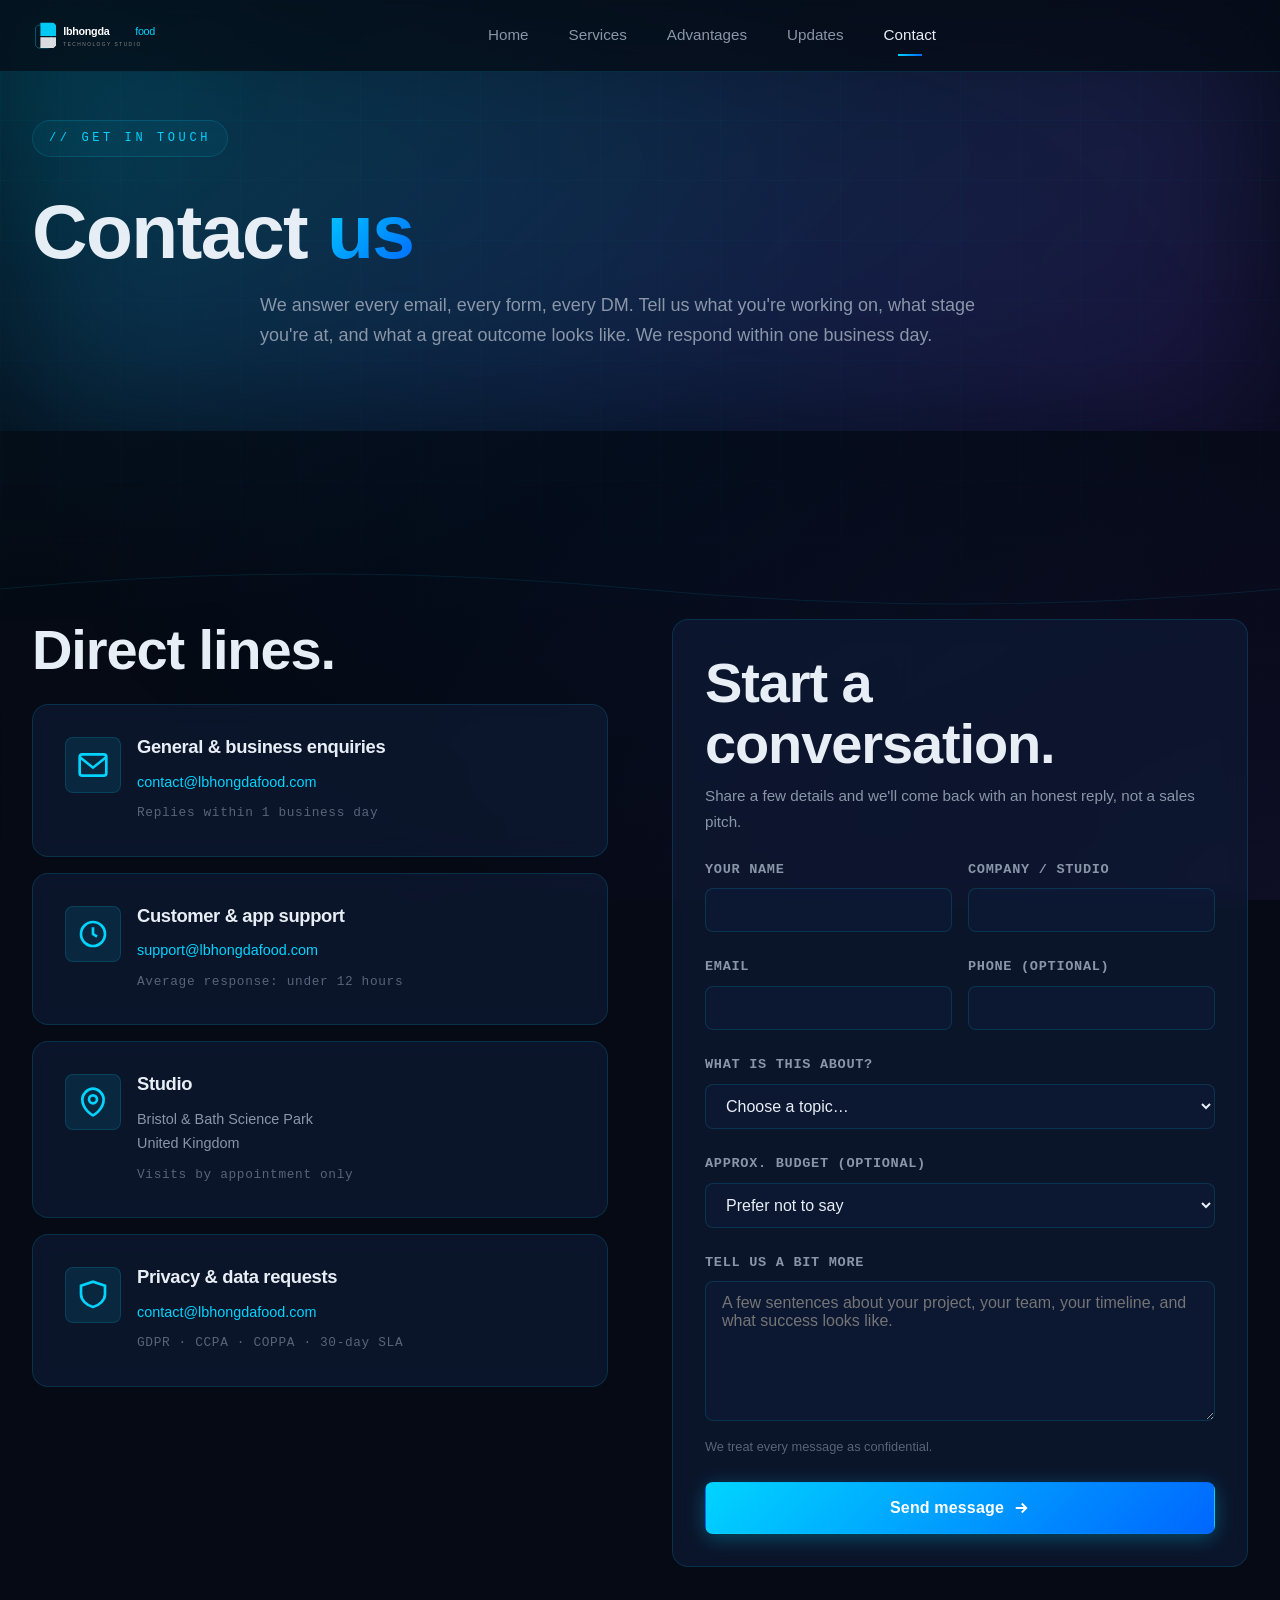
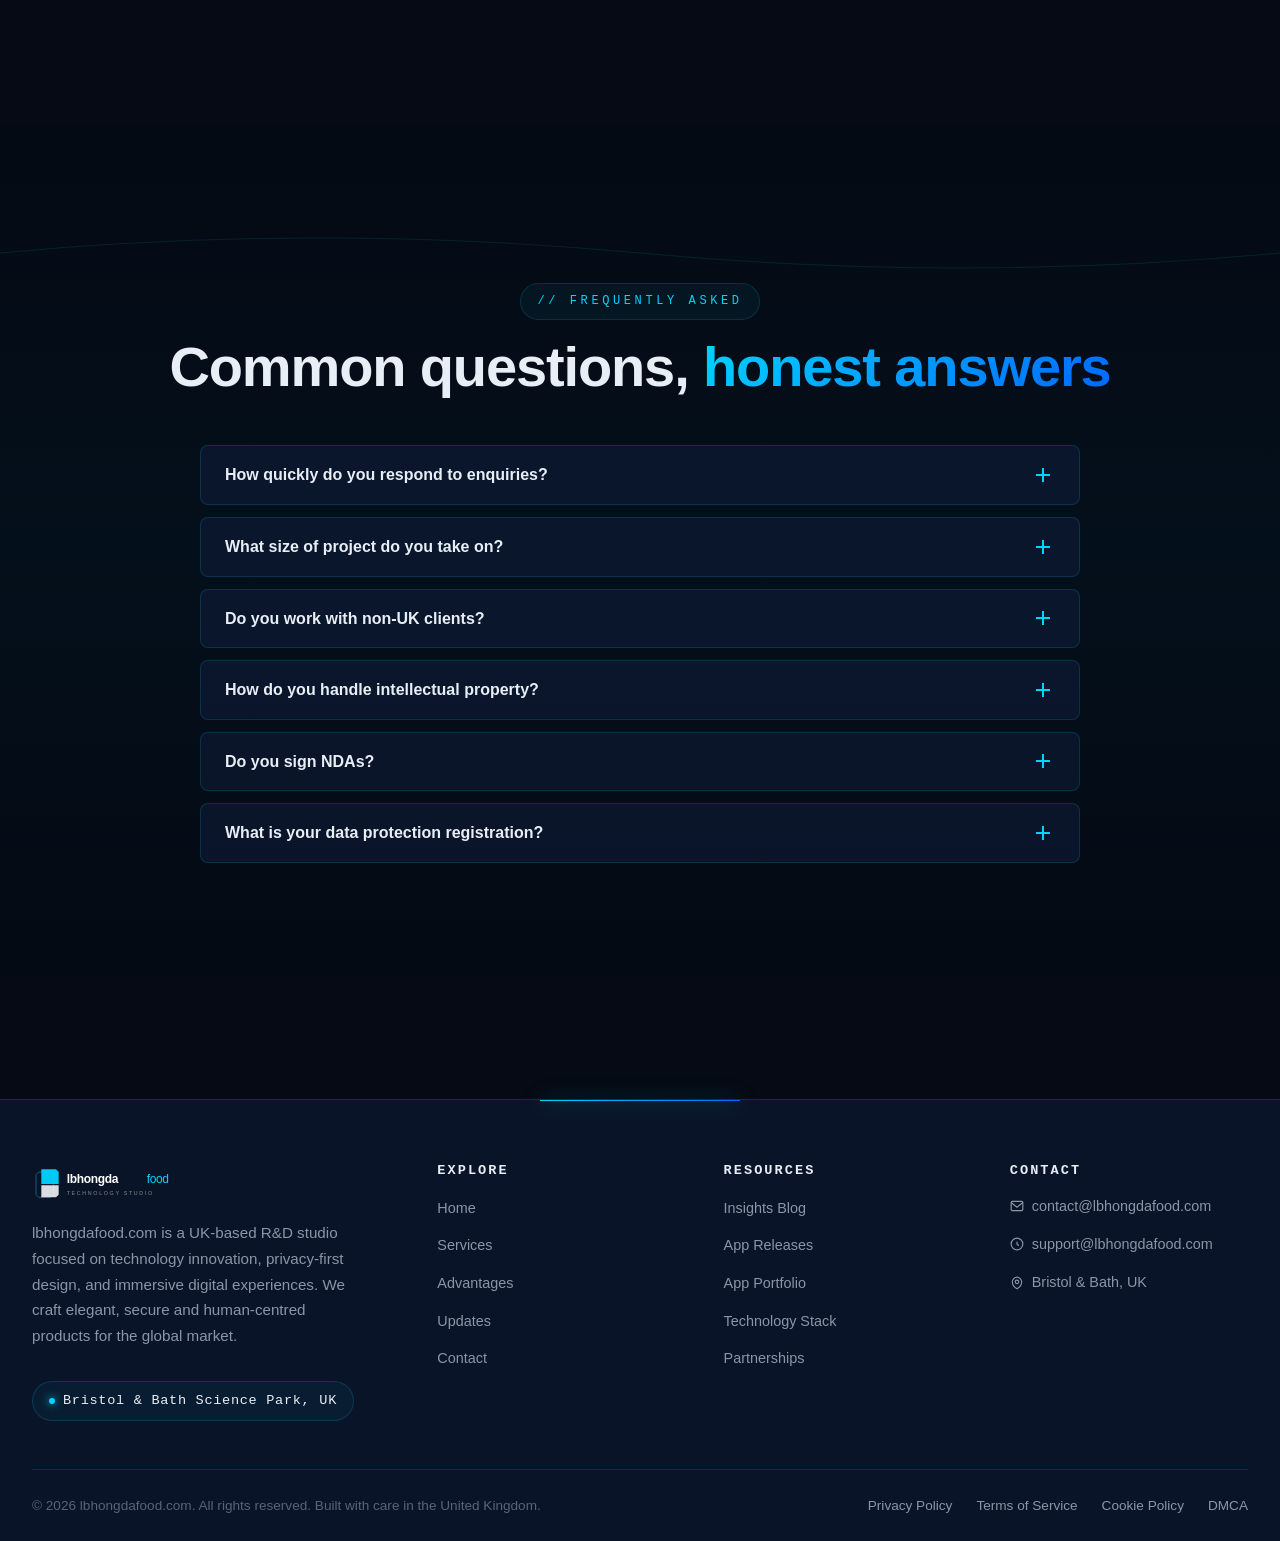
<file: contact.html>
<!DOCTYPE html>
<html lang="en" dir="ltr">
<head>
<meta charset="UTF-8">
<meta http-equiv="X-UA-Compatible" content="IE=edge">
<meta name="viewport" content="width=device-width, initial-scale=1.0, viewport-fit=cover">
<meta name="theme-color" content="#050a14">
<meta name="color-scheme" content="dark">
<meta name="format-detection" content="telephone=no">

<title>Contact lbhongdafood.com | lbhongdafood.com</title>
<meta name="description" content="Get in touch with the lbhongdafood.com team — Bristol & Bath Science Park, UK. General, support and privacy enquiries, plus a project enquiry form.">
<meta name="keywords" content="contact lbhongdafood, support email, business enquiry, app support, project enquiry, Bristol, UK studio">
<meta name="author" content="lbhongdafood.com">
<meta name="robots" content="index, follow, max-image-preview:large, max-snippet:-1, max-video-preview:-1">
<meta name="googlebot" content="index, follow">
<meta name="bingbot" content="index, follow">
<meta name="rating" content="general">
<meta name="distribution" content="global">
<meta name="revisit-after" content="7 days">
<meta name="language" content="English">
<meta name="geo.region" content="GB">
<meta name="geo.placename" content="Bristol, Bath">

<!-- Open Graph -->
<meta property="og:type" content="website">
<meta property="og:site_name" content="lbhongdafood.com">
<meta property="og:title" content="Contact lbhongdafood.com | lbhongdafood.com">
<meta property="og:description" content="Get in touch with the lbhongdafood.com team — Bristol & Bath Science Park, UK. General, support and privacy enquiries, plus a project enquiry form.">
<meta property="og:url" content="https://lbhongdafood.com/contact.html">
<meta property="og:image" content="https://lbhongdafood.com/images/og-image.png">
<meta property="og:image:width" content="1200">
<meta property="og:image:height" content="630">
<meta property="og:locale" content="en_US">
<meta property="og:locale:alternate" content="en_GB">
<meta property="og:locale:alternate" content="en_CA">
<meta property="og:locale:alternate" content="en_AU">

<!-- Twitter Card -->
<meta name="twitter:card" content="summary_large_image">
<meta name="twitter:title" content="Contact lbhongdafood.com | lbhongdafood.com">
<meta name="twitter:description" content="Get in touch with the lbhongdafood.com team — Bristol & Bath Science Park, UK. General, support and privacy enquiries, plus a project enquiry form.">
<meta name="twitter:image" content="https://lbhongdafood.com/images/og-image.png">

<!-- Canonical -->
<link rel="canonical" href="https://lbhongdafood.com/contact.html">
<link rel="alternate" hreflang="en" href="https://lbhongdafood.com/contact.html">
<link rel="alternate" hreflang="x-default" href="https://lbhongdafood.com/contact.html">

<!-- Favicon -->
<link rel="icon" type="image/png" sizes="32x32" href="images/favicon.png">
<link rel="icon" type="image/png" sizes="16x16" href="images/favicon.png">
<link rel="apple-touch-icon" sizes="180x180" href="images/favicon.png">
<link rel="manifest" href="site.webmanifest">

<!-- Preconnect for performance -->
<link rel="preconnect" href="https://fonts.googleapis.com">
<link rel="dns-prefetch" href="https://fonts.googleapis.com">

<!-- Stylesheets -->
<link rel="stylesheet" href="css/main.css">
<link rel="stylesheet" href="css/animations.css">
<link rel="stylesheet" href="css/responsive.css">

<!-- JSON-LD Structured Data -->
<script type="application/ld+json">
{
  "@context": "https://schema.org",
  "@type": "Organization",
  "name": "lbhongdafood.com",
  "url": "https://lbhongdafood.com",
  "logo": "https://lbhongdafood.com/images/logo.svg",
  "email": "contact@lbhongdafood.com",
  "description": "Get in touch with the lbhongdafood.com team — Bristol & Bath Science Park, UK. General, support and privacy enquiries, plus a project enquiry form.",
  "address": {
    "@type": "PostalAddress",
    "addressLocality": "Bristol",
    "addressRegion": "England",
    "addressCountry": "GB"
  },
  "sameAs": []
}
</script>
</head>
<body>

<header class="site-header" role="banner">
  <div class="container">
    <a href="index.html" class="site-logo" aria-label="lbhongdafood home">
      <img src="images/logo.svg" alt="lbhongdafood.com logo" width="240" height="60">
    </a>
    <nav class="main-nav" role="navigation" aria-label="Primary navigation">
      <a href="index.html" >Home</a>
      <a href="services.html" >Services</a>
      <a href="advantages.html" >Advantages</a>
      <a href="updates.html" >Updates</a>
      <a href="contact.html" class="active">Contact</a>
    </nav>
    <div class="header-cta">
      <a href="contact.html" class="btn btn-primary" style="display:none;">
        <span>Get in touch</span>
      </a>
      <button class="menu-toggle" aria-label="Open menu" aria-expanded="false">
        <span></span>
        <span></span>
        <span></span>
      </button>
    </div>
  </div>
</header>

<nav class="mobile-nav" role="navigation" aria-label="Mobile navigation">
  <a href="index.html">Home</a>
  <a href="services.html">Services</a>
  <a href="advantages.html">Advantages</a>
  <a href="updates.html">Updates</a>
  <a href="contact.html">Contact</a>
</nav>

<div data-scroll-progress style="position:fixed;top:0;left:0;height:2px;background:linear-gradient(90deg,#00d4ff,#0066ff,#7c3aed,#ff3282);z-index:9999;width:0;transition:width 0.1s;"></div>
<main>
<section class="page-header section" style="padding-top:calc(var(--header-height) + var(--space-7)); padding-bottom:var(--space-6); position:relative; overflow:hidden;">
  <div class="aurora-bg"></div>
  <div class="container" style="position:relative; z-index:1;">
    <div class="section-title reveal" style="text-align:left;">
      <span class="eyebrow mono">// GET IN TOUCH</span>
      <h1 style="font-size:clamp(2.5rem, 6vw, 5rem); margin-top:1rem;">Contact <span class="gradient-text">us</span></h1>
      <p style="max-width:760px; margin-top:1rem;">We answer every email, every form, every DM. Tell us what you're working on, what stage you're at, and what a great outcome looks like. We respond within one business day.</p>
    </div>
  </div>
</section>

<section class="section" id="contact">
  <div class="container">
    <div class="grid grid-2 reveal" style="gap:var(--space-8); align-items:start;">
      <!-- Contact info -->
      <div>
        <h2 style="margin-bottom:var(--space-5);">Direct lines.</h2>

        <div class="card" style="margin-bottom:var(--space-4); display:flex; gap:var(--space-4); align-items:flex-start;">
          <div class="card-icon" style="margin:0; flex-shrink:0;">
            <svg viewBox="0 0 24 24" fill="none" stroke="currentColor" stroke-width="2"><rect x="2" y="4" width="20" height="16" rx="2"/><path d="M2 6 L12 14 L22 6"/></svg>
          </div>
          <div>
            <h3 style="font-size:1.15rem;">General & business enquiries</h3>
            <p style="font-size:0.9rem; margin:0;"><a href="mailto:contact@lbhongdafood.com">contact@lbhongdafood.com</a></p>
            <p class="mono" style="font-size:0.8rem; color:var(--color-text-dim); margin-top:var(--space-2);">Replies within 1 business day</p>
          </div>
        </div>

        <div class="card" style="margin-bottom:var(--space-4); display:flex; gap:var(--space-4); align-items:flex-start;">
          <div class="card-icon" style="margin:0; flex-shrink:0;">
            <svg viewBox="0 0 24 24" fill="none" stroke="currentColor" stroke-width="2"><circle cx="12" cy="12" r="9"/><path d="M12 7 V12 L15 14"/></svg>
          </div>
          <div>
            <h3 style="font-size:1.15rem;">Customer & app support</h3>
            <p style="font-size:0.9rem; margin:0;"><a href="mailto:support@lbhongdafood.com">support@lbhongdafood.com</a></p>
            <p class="mono" style="font-size:0.8rem; color:var(--color-text-dim); margin-top:var(--space-2);">Average response: under 12 hours</p>
          </div>
        </div>

        <div class="card" style="margin-bottom:var(--space-4); display:flex; gap:var(--space-4); align-items:flex-start;">
          <div class="card-icon" style="margin:0; flex-shrink:0;">
            <svg viewBox="0 0 24 24" fill="none" stroke="currentColor" stroke-width="2"><path d="M12 2 C8 2 4 6 4 10 C4 18 12 22 12 22 C12 22 20 18 20 10 C20 6 16 2 12 2 Z"/><circle cx="12" cy="10" r="3"/></svg>
          </div>
          <div>
            <h3 style="font-size:1.15rem;">Studio</h3>
            <p style="font-size:0.9rem; margin:0;">Bristol & Bath Science Park<br>United Kingdom</p>
            <p class="mono" style="font-size:0.8rem; color:var(--color-text-dim); margin-top:var(--space-2);">Visits by appointment only</p>
          </div>
        </div>

        <div class="card" style="display:flex; gap:var(--space-4); align-items:flex-start;">
          <div class="card-icon" style="margin:0; flex-shrink:0;">
            <svg viewBox="0 0 24 24" fill="none" stroke="currentColor" stroke-width="2"><path d="M21 11.5 C21 16 16.5 20 12 21 C7.5 20 3 16 3 11.5 V5 L12 2 L21 5 Z"/></svg>
          </div>
          <div>
            <h3 style="font-size:1.15rem;">Privacy & data requests</h3>
            <p style="font-size:0.9rem; margin:0;"><a href="mailto:contact@lbhongdafood.com">contact@lbhongdafood.com</a></p>
            <p class="mono" style="font-size:0.8rem; color:var(--color-text-dim); margin-top:var(--space-2);">GDPR · CCPA · COPPA · 30-day SLA</p>
          </div>
        </div>
      </div>

      <!-- Form -->
      <div class="card" id="partnership" style="position:sticky; top:calc(var(--header-height) + var(--space-4));">
        <h2 style="margin-bottom:var(--space-2);">Start a conversation.</h2>
        <p style="font-size:0.95rem; margin-bottom:var(--space-5);">Share a few details and we'll come back with an honest reply, not a sales pitch.</p>

        <form data-form data-success-message="Thanks — we'll be in touch within one business day.">
          <div class="form-row">
            <div class="form-group">
              <label for="name">Your name</label>
              <input type="text" id="name" name="name" required autocomplete="name">
            </div>
            <div class="form-group">
              <label for="company">Company / studio</label>
              <input type="text" id="company" name="company" autocomplete="organization">
            </div>
          </div>
          <div class="form-row">
            <div class="form-group">
              <label for="email">Email</label>
              <input type="email" id="email" name="email" required autocomplete="email">
            </div>
            <div class="form-group">
              <label for="phone">Phone (optional)</label>
              <input type="tel" id="phone" name="phone" autocomplete="tel">
            </div>
          </div>
          <div class="form-group">
            <label for="topic">What is this about?</label>
            <select id="topic" name="topic" required>
              <option value="">Choose a topic…</option>
              <option>New product / app idea</option>
              <option>Bespoke engineering engagement</option>
              <option>Partnership / collaboration</option>
              <option>App Store / Play Store listing issue</option>
              <option>Privacy / data request</option>
              <option>Press / media enquiry</option>
              <option>Something else</option>
            </select>
          </div>
          <div class="form-group">
            <label for="budget">Approx. budget (optional)</label>
            <select id="budget" name="budget">
              <option value="">Prefer not to say</option>
              <option>Less than £25k</option>
              <option>£25k – £75k</option>
              <option>£75k – £250k</option>
              <option>£250k+</option>
              <option>Equity / partnership only</option>
            </select>
          </div>
          <div class="form-group">
            <label for="message">Tell us a bit more</label>
            <textarea id="message" name="message" required placeholder="A few sentences about your project, your team, your timeline, and what success looks like."></textarea>
            <div class="help">We treat every message as confidential.</div>
          </div>
          <button type="submit" class="btn btn-primary btn-large" style="width:100%;">
            <span>Send message</span>
            <svg class="icon" viewBox="0 0 24 24" fill="none" stroke="currentColor" stroke-width="2.5"><path d="M5 12 L19 12 M13 6 L19 12 L13 18"/></svg>
          </button>
        </form>
      </div>
    </div>
  </div>
</section>

<!-- FAQ -->
<section class="section" style="background: linear-gradient(180deg, transparent, rgba(0, 212, 255, 0.03) 50%, transparent);">
  <div class="container">
    <div class="section-title reveal">
      <span class="eyebrow mono">// FREQUENTLY ASKED</span>
      <h2>Common questions, <span class="gradient-text">honest answers</span></h2>
    </div>
    <div style="max-width:880px; margin:0 auto;">
      <div class="accordion-item">
        <div class="accordion-header">
          <span>How quickly do you respond to enquiries?</span>
          <svg class="accordion-icon" viewBox="0 0 24 24" fill="none" stroke="currentColor" stroke-width="2"><path d="M12 5 V19 M5 12 H19"/></svg>
        </div>
        <div class="accordion-content">
          <div class="accordion-body">We respond to all enquiries within one business day (Mon–Fri, 09:00–18:00 UK time). Support tickets are answered in under 12 hours on average.</div>
        </div>
      </div>
      <div class="accordion-item">
        <div class="accordion-header">
          <span>What size of project do you take on?</span>
          <svg class="accordion-icon" viewBox="0 0 24 24" fill="none" stroke="currentColor" stroke-width="2"><path d="M12 5 V19 M5 12 H19"/></svg>
        </div>
        <div class="accordion-content">
          <div class="accordion-body">We take on a maximum of four bespoke engagements per year. Minimum engagement is £25k. If your project is smaller, we are happy to recommend a trusted partner.</div>
        </div>
      </div>
      <div class="accordion-item">
        <div class="accordion-header">
          <span>Do you work with non-UK clients?</span>
          <svg class="accordion-icon" viewBox="0 0 24 24" fill="none" stroke="currentColor" stroke-width="2"><path d="M12 5 V19 M5 12 H19"/></svg>
        </div>
        <div class="accordion-content">
          <div class="accordion-body">Yes — about 70% of our work is for clients in the US, EU and APAC. We work in English and are comfortable with USD, EUR and GBP contracts.</div>
        </div>
      </div>
      <div class="accordion-item">
        <div class="accordion-header">
          <span>How do you handle intellectual property?</span>
          <svg class="accordion-icon" viewBox="0 0 24 24" fill="none" stroke="currentColor" stroke-width="2"><path d="M12 5 V19 M5 12 H19"/></svg>
        </div>
        <div class="accordion-content">
          <div class="accordion-body">All IP created during an engagement is assigned to you, the client, upon final payment. We retain a non-exclusive licence to use anonymised techniques and patterns in our future work.</div>
        </div>
      </div>
      <div class="accordion-item">
        <div class="accordion-header">
          <span>Do you sign NDAs?</span>
          <svg class="accordion-icon" viewBox="0 0 24 24" fill="none" stroke="currentColor" stroke-width="2"><path d="M12 5 V19 M5 12 H19"/></svg>
        </div>
        <div class="accordion-content">
          <div class="accordion-body">Yes, before any substantive discussion. We will countersign your standard NDA or provide a reasonable one-page mutual NDA that protects both parties.</div>
        </div>
      </div>
      <div class="accordion-item">
        <div class="accordion-header">
          <span>What is your data protection registration?</span>
          <svg class="accordion-icon" viewBox="0 0 24 24" fill="none" stroke="currentColor" stroke-width="2"><path d="M12 5 V19 M5 12 H19"/></svg>
        </div>
        <div class="accordion-content">
          <div class="accordion-body">We are registered with the UK Information Commissioner's Office. Our full Privacy Policy is at <a href="privacy.html">/privacy.html</a>. We respond to all data-subject requests within 30 days (GDPR) or 45 days (CCPA).</div>
        </div>
      </div>
    </div>
  </div>
</section>
</main>

<footer class="site-footer" role="contentinfo">
  <div class="container">
    <div class="footer-grid">
      <div class="footer-brand">
        <a href="index.html" aria-label="lbhongdafood home">
          <img src="images/logo.svg" alt="lbhongdafood.com" class="logo" width="200" height="50">
        </a>
        <p>lbhongdafood.com is a UK-based R&D studio focused on technology innovation, privacy-first design, and immersive digital experiences. We craft elegant, secure and human-centred products for the global market.</p>
        <div class="tech-pill" style="margin-top:1rem;">
          <span class="dot"></span>
          <span class="mono">Bristol & Bath Science Park, UK</span>
        </div>
      </div>
      <div class="footer-col">
        <h4>Explore</h4>
        <ul>
          <li><a href="index.html">Home</a></li>
          <li><a href="services.html">Services</a></li>
          <li><a href="advantages.html">Advantages</a></li>
          <li><a href="updates.html">Updates</a></li>
          <li><a href="contact.html">Contact</a></li>
        </ul>
      </div>
      <div class="footer-col">
        <h4>Resources</h4>
        <ul>
          <li><a href="updates.html#blog">Insights Blog</a></li>
          <li><a href="updates.html#releases">App Releases</a></li>
          <li><a href="services.html#apps">App Portfolio</a></li>
          <li><a href="advantages.html#tech">Technology Stack</a></li>
          <li><a href="contact.html#partnership">Partnerships</a></li>
        </ul>
      </div>
      <div class="footer-col">
        <h4>Contact</h4>
        <ul>
          <li>
            <a href="mailto:contact@lbhongdafood.com">
              <svg class="icon" viewBox="0 0 24 24" fill="none" stroke="currentColor" stroke-width="2"><rect x="2" y="4" width="20" height="16" rx="2"/><path d="M2 6 L12 14 L22 6"/></svg>
              contact@lbhongdafood.com
            </a>
          </li>
          <li>
            <a href="mailto:support@lbhongdafood.com">
              <svg class="icon" viewBox="0 0 24 24" fill="none" stroke="currentColor" stroke-width="2"><circle cx="12" cy="12" r="10"/><path d="M12 8 V12 L15 15"/></svg>
              support@lbhongdafood.com
            </a>
          </li>
          <li>
            <a href="contact.html">
              <svg class="icon" viewBox="0 0 24 24" fill="none" stroke="currentColor" stroke-width="2"><path d="M12 2 C8 2 4 6 4 10 C4 18 12 22 12 22 C12 22 20 18 20 10 C20 6 16 2 12 2 Z"/><circle cx="12" cy="10" r="3"/></svg>
              Bristol & Bath, UK
            </a>
          </li>
        </ul>
      </div>
    </div>
    <div class="footer-bottom">
      <p>&copy; <span data-year>2026</span> lbhongdafood.com. All rights reserved. Built with care in the United Kingdom.</p>
      <div class="footer-legal">
        <a href="privacy.html">Privacy Policy</a>
        <a href="terms.html">Terms of Service</a>
        <a href="privacy.html#cookies">Cookie Policy</a>
        <a href="privacy.html#dmca">DMCA</a>
      </div>
    </div>
  </div>
</footer>

<script src="js/main.js" defer></script>
<script src="js/animations.js" defer></script>
</body>
</html>
</file>
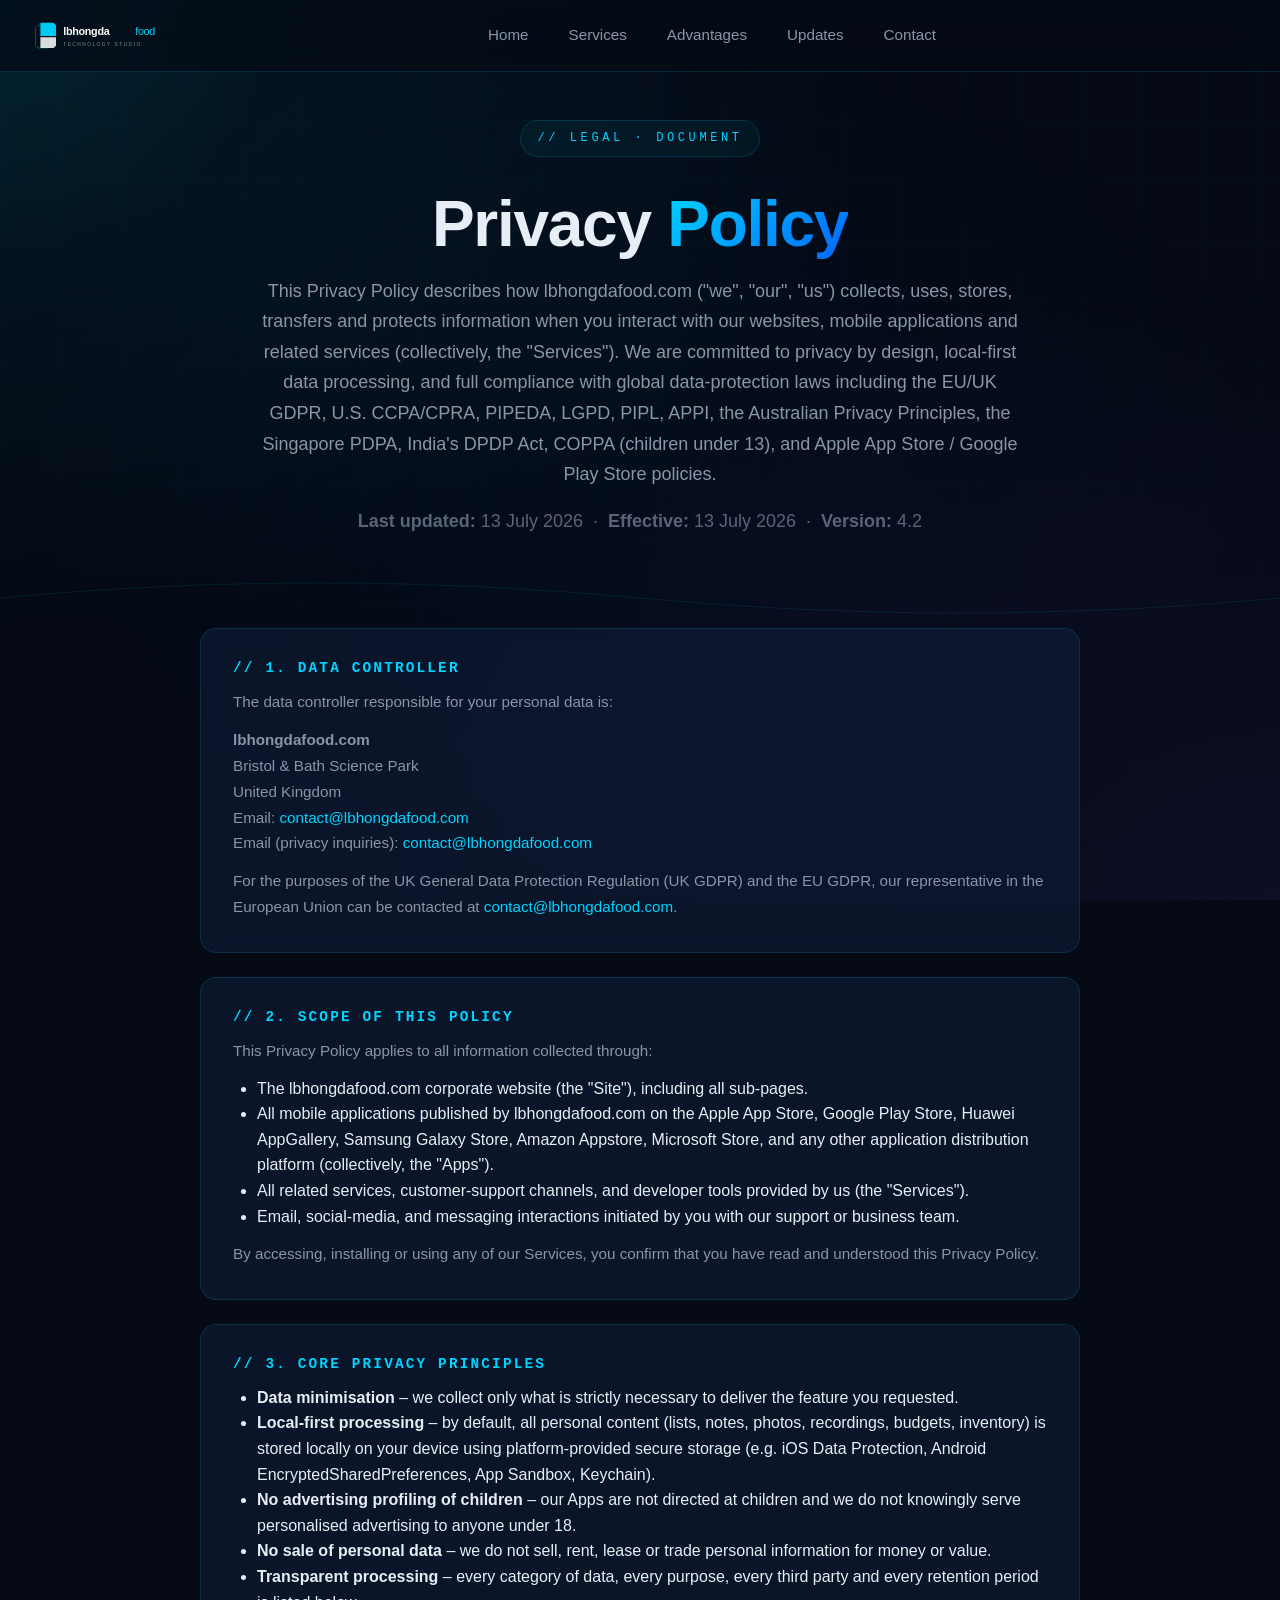
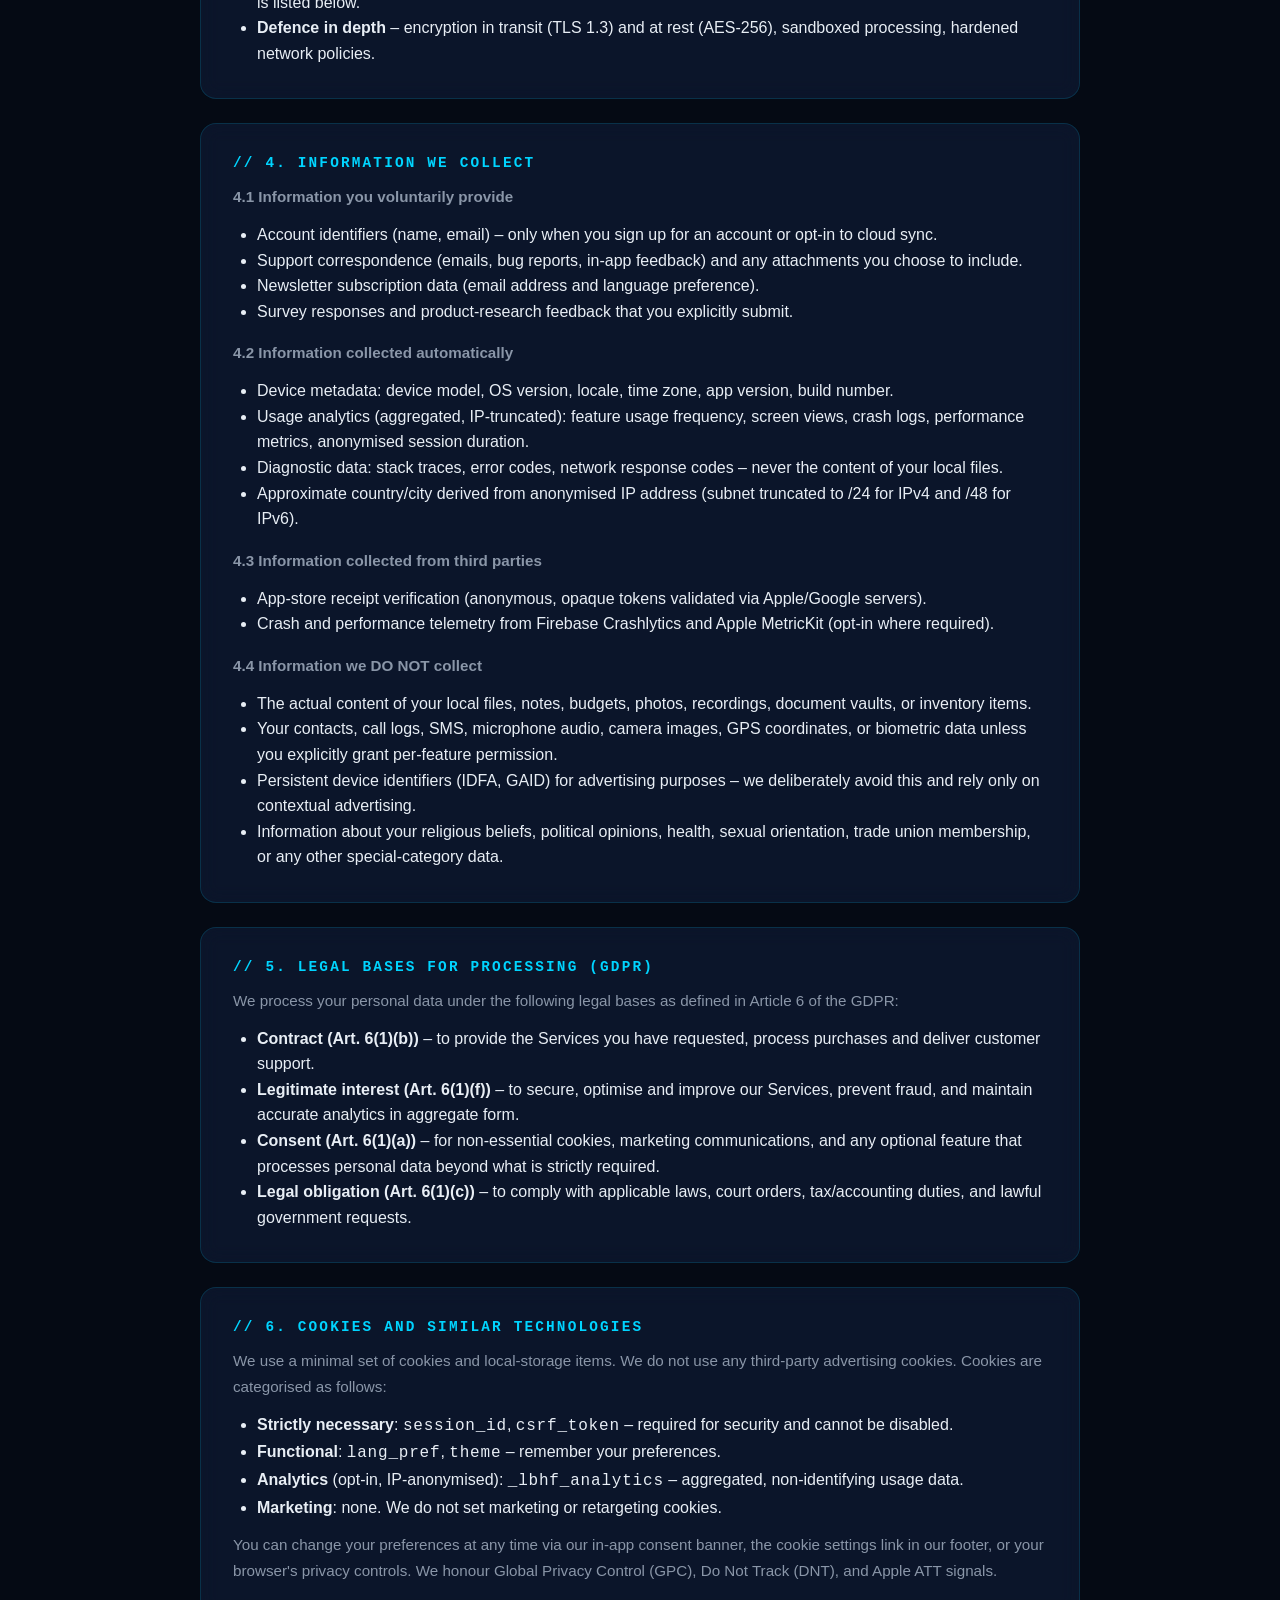
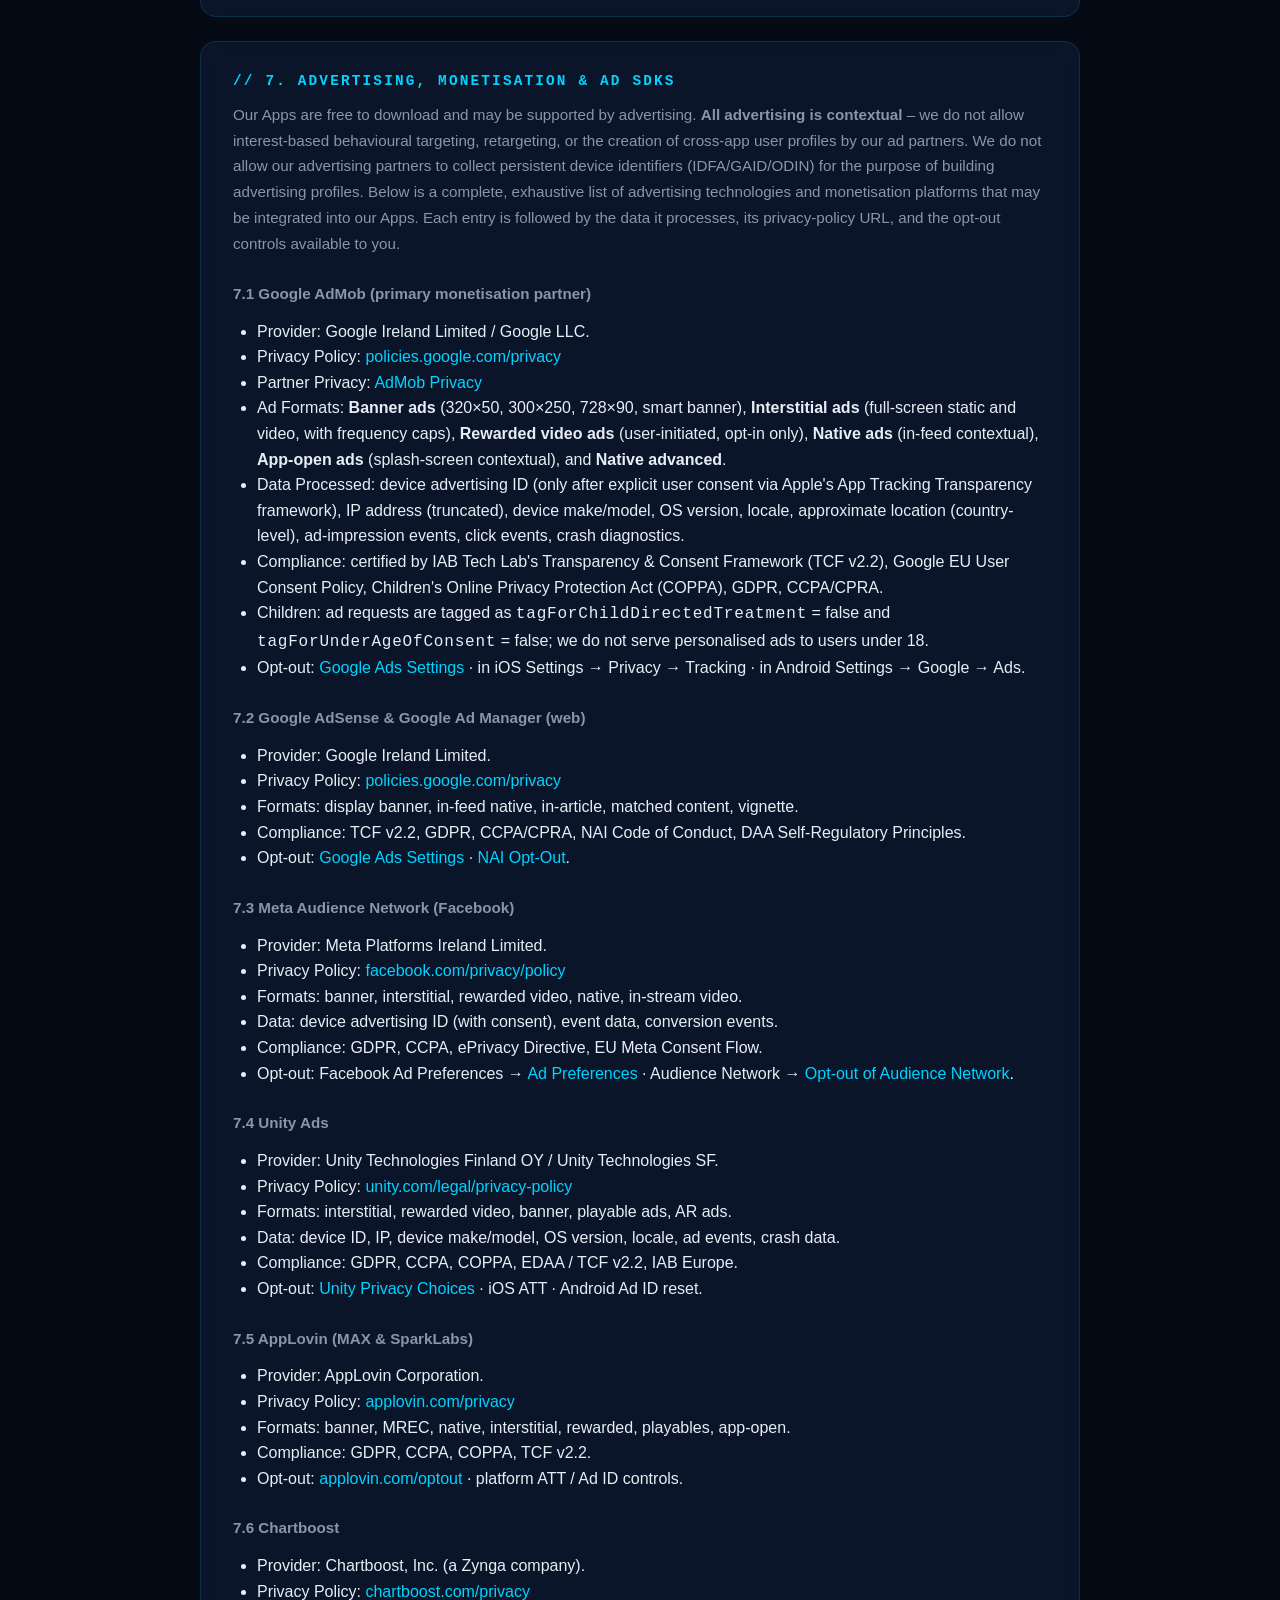
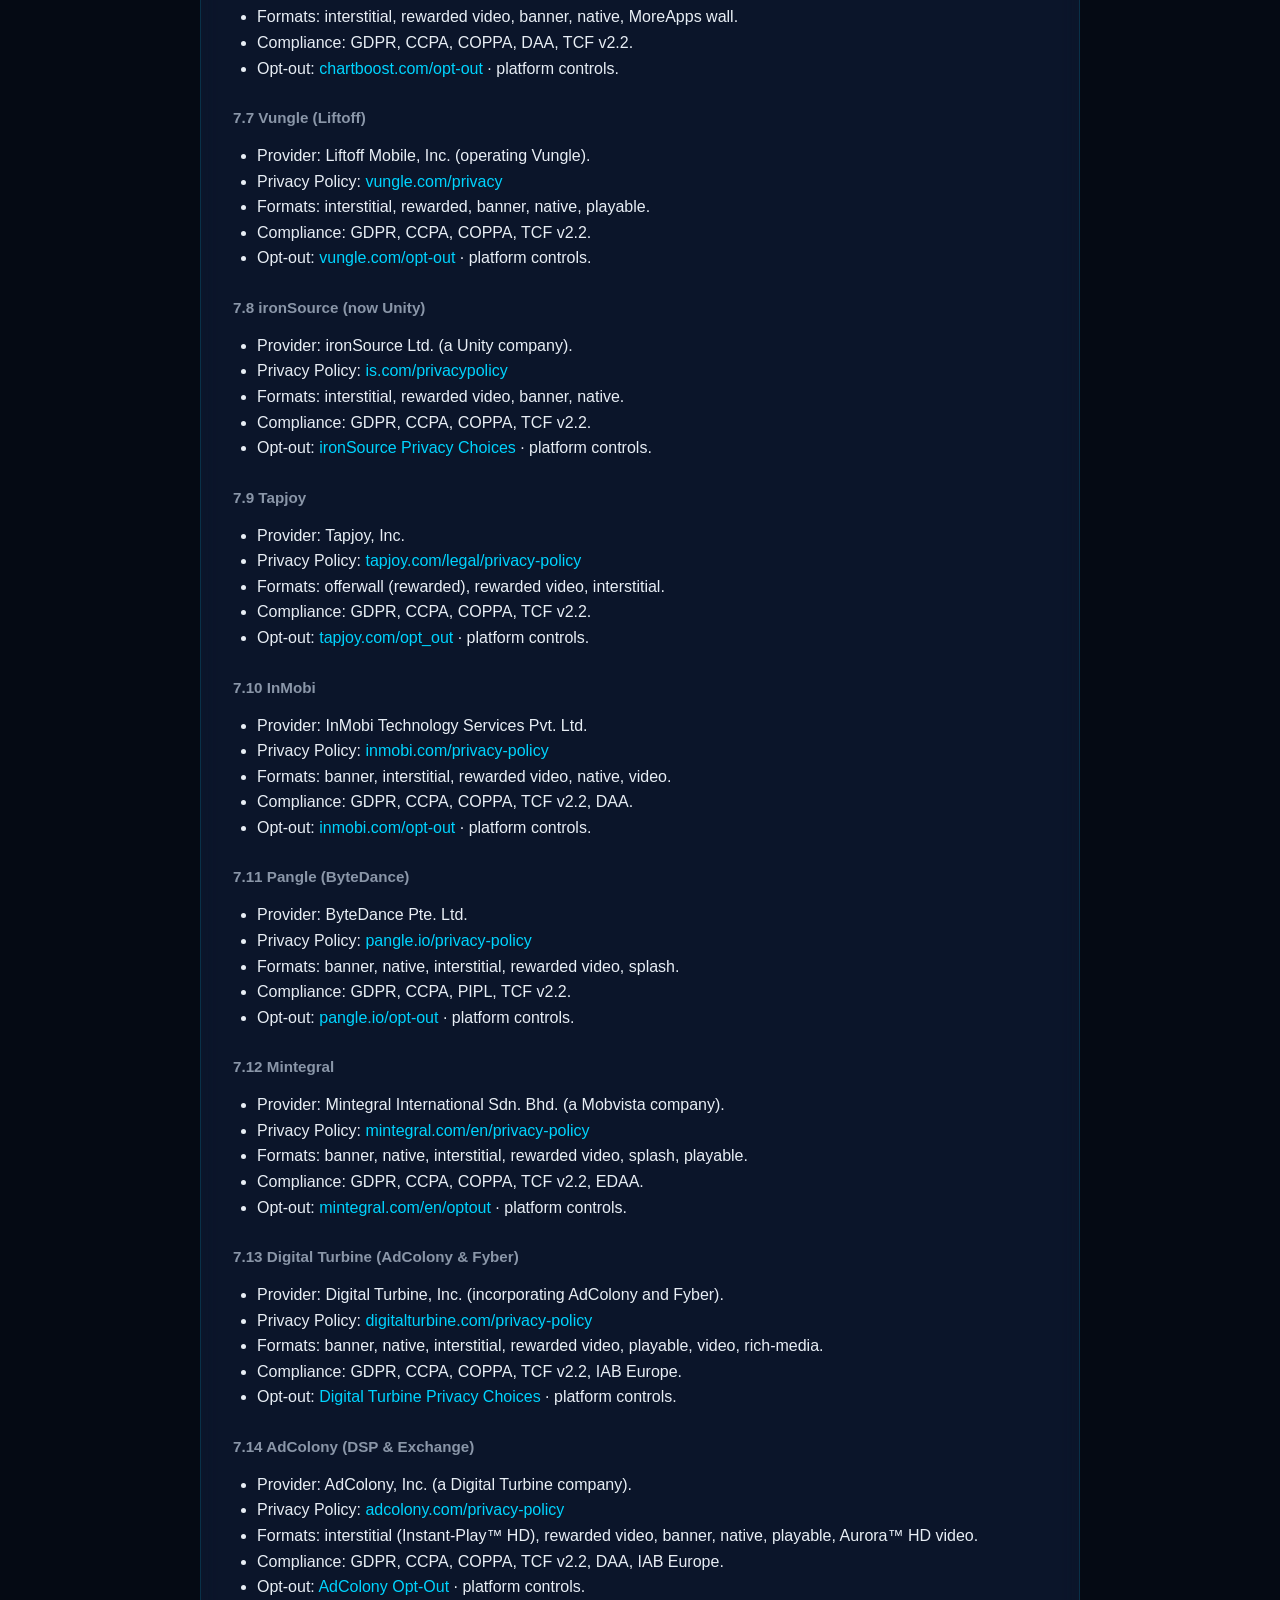
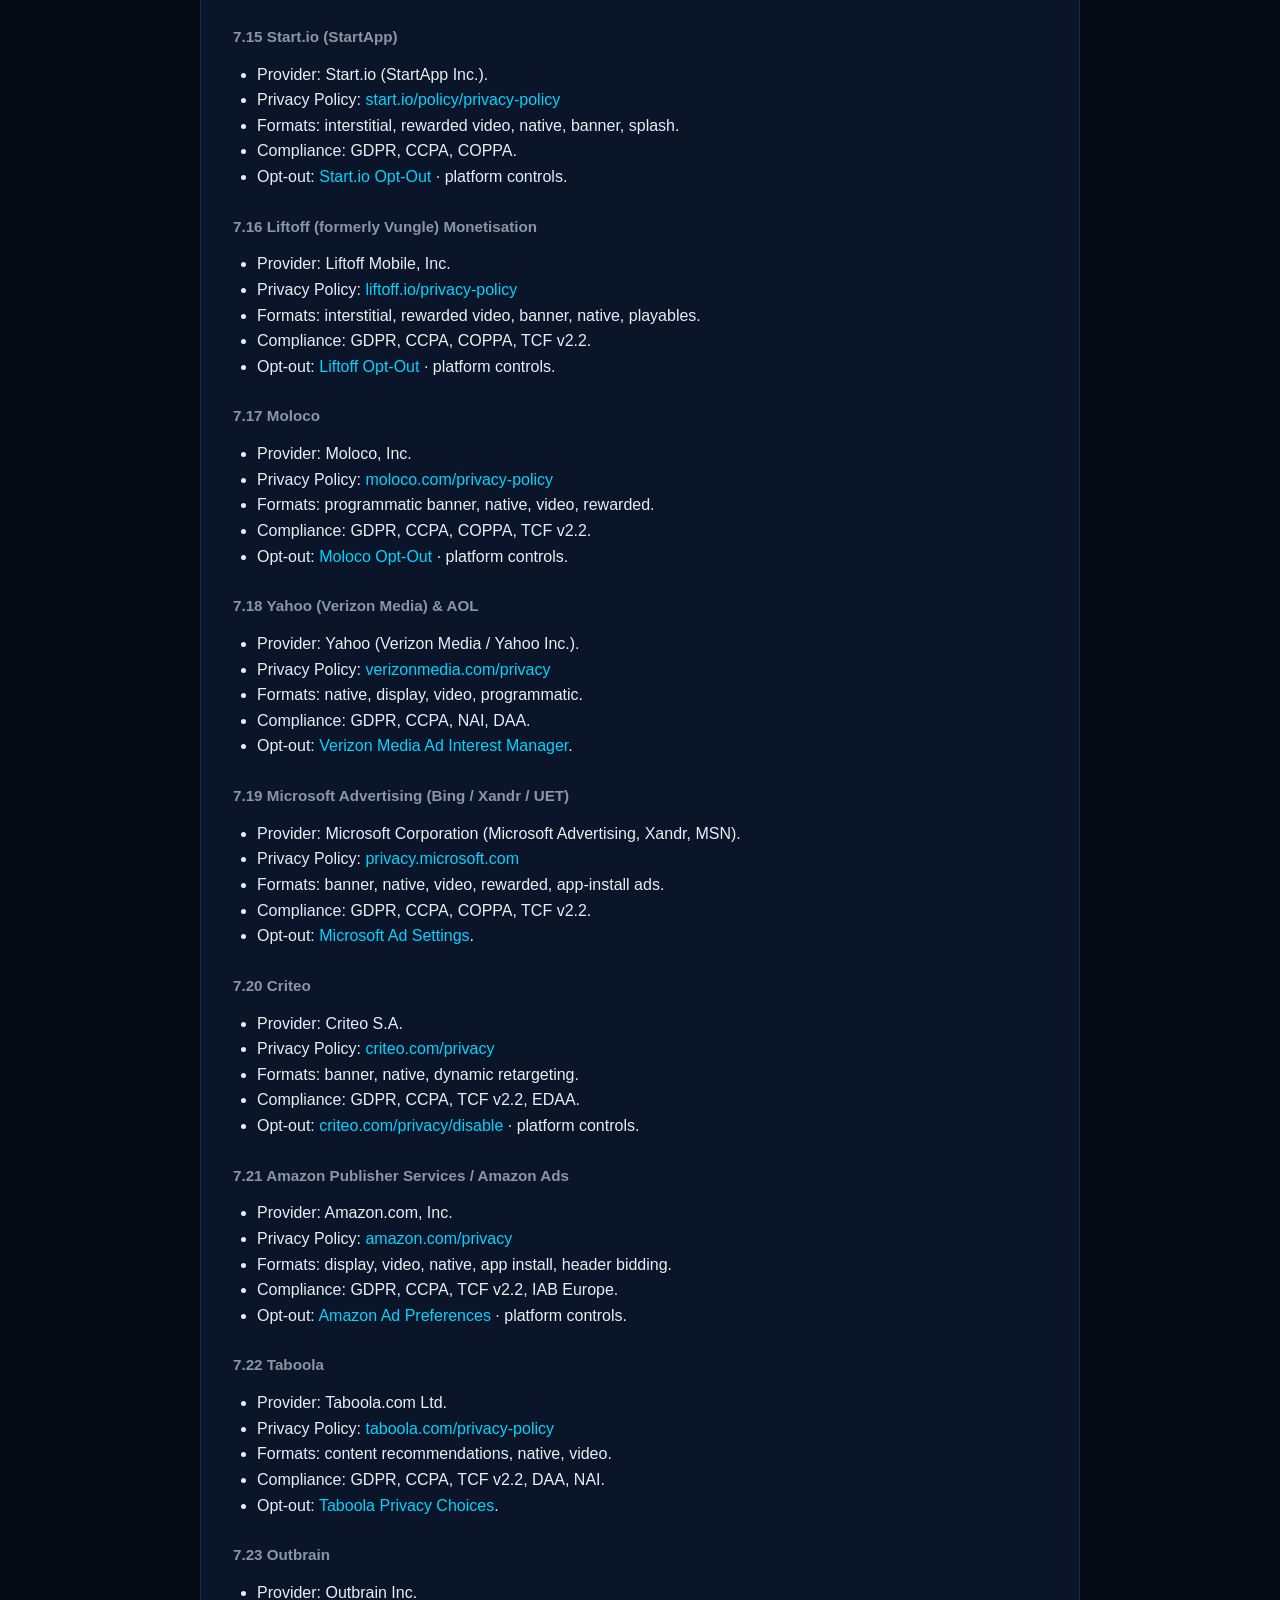
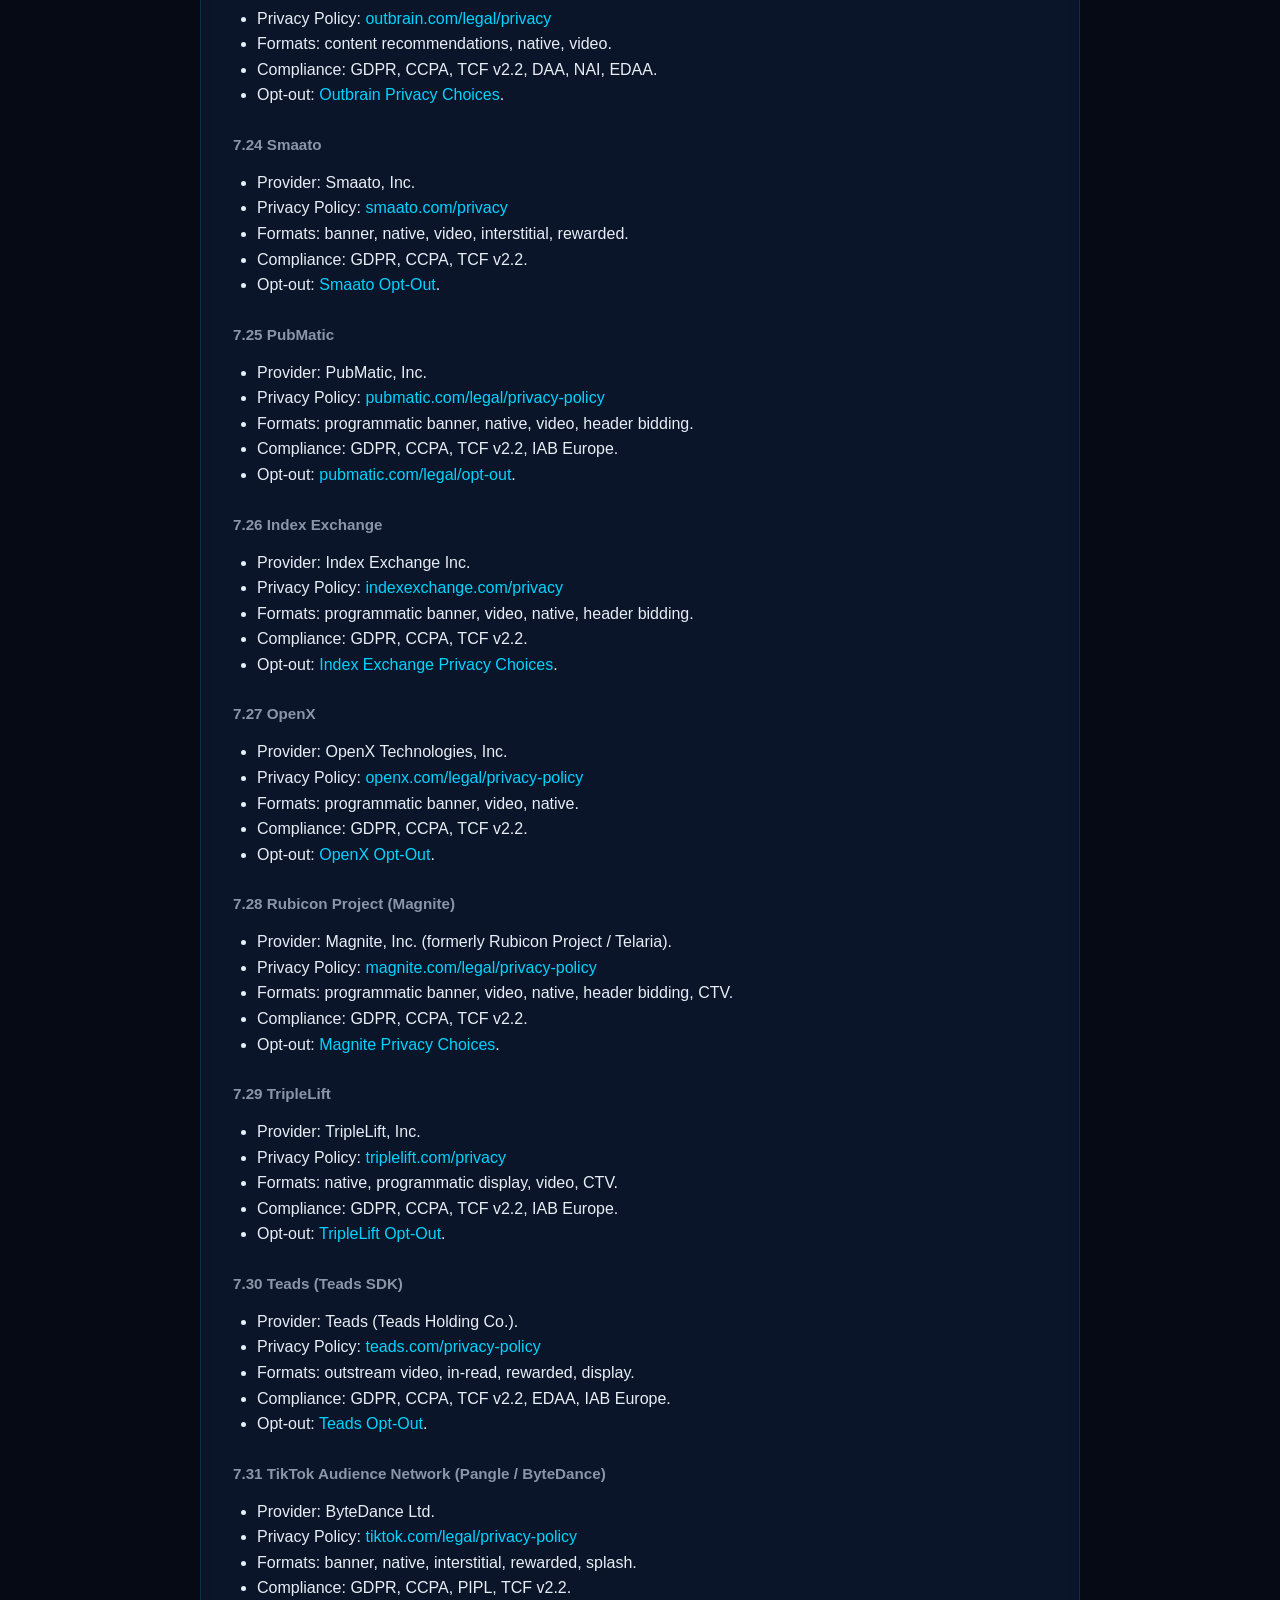
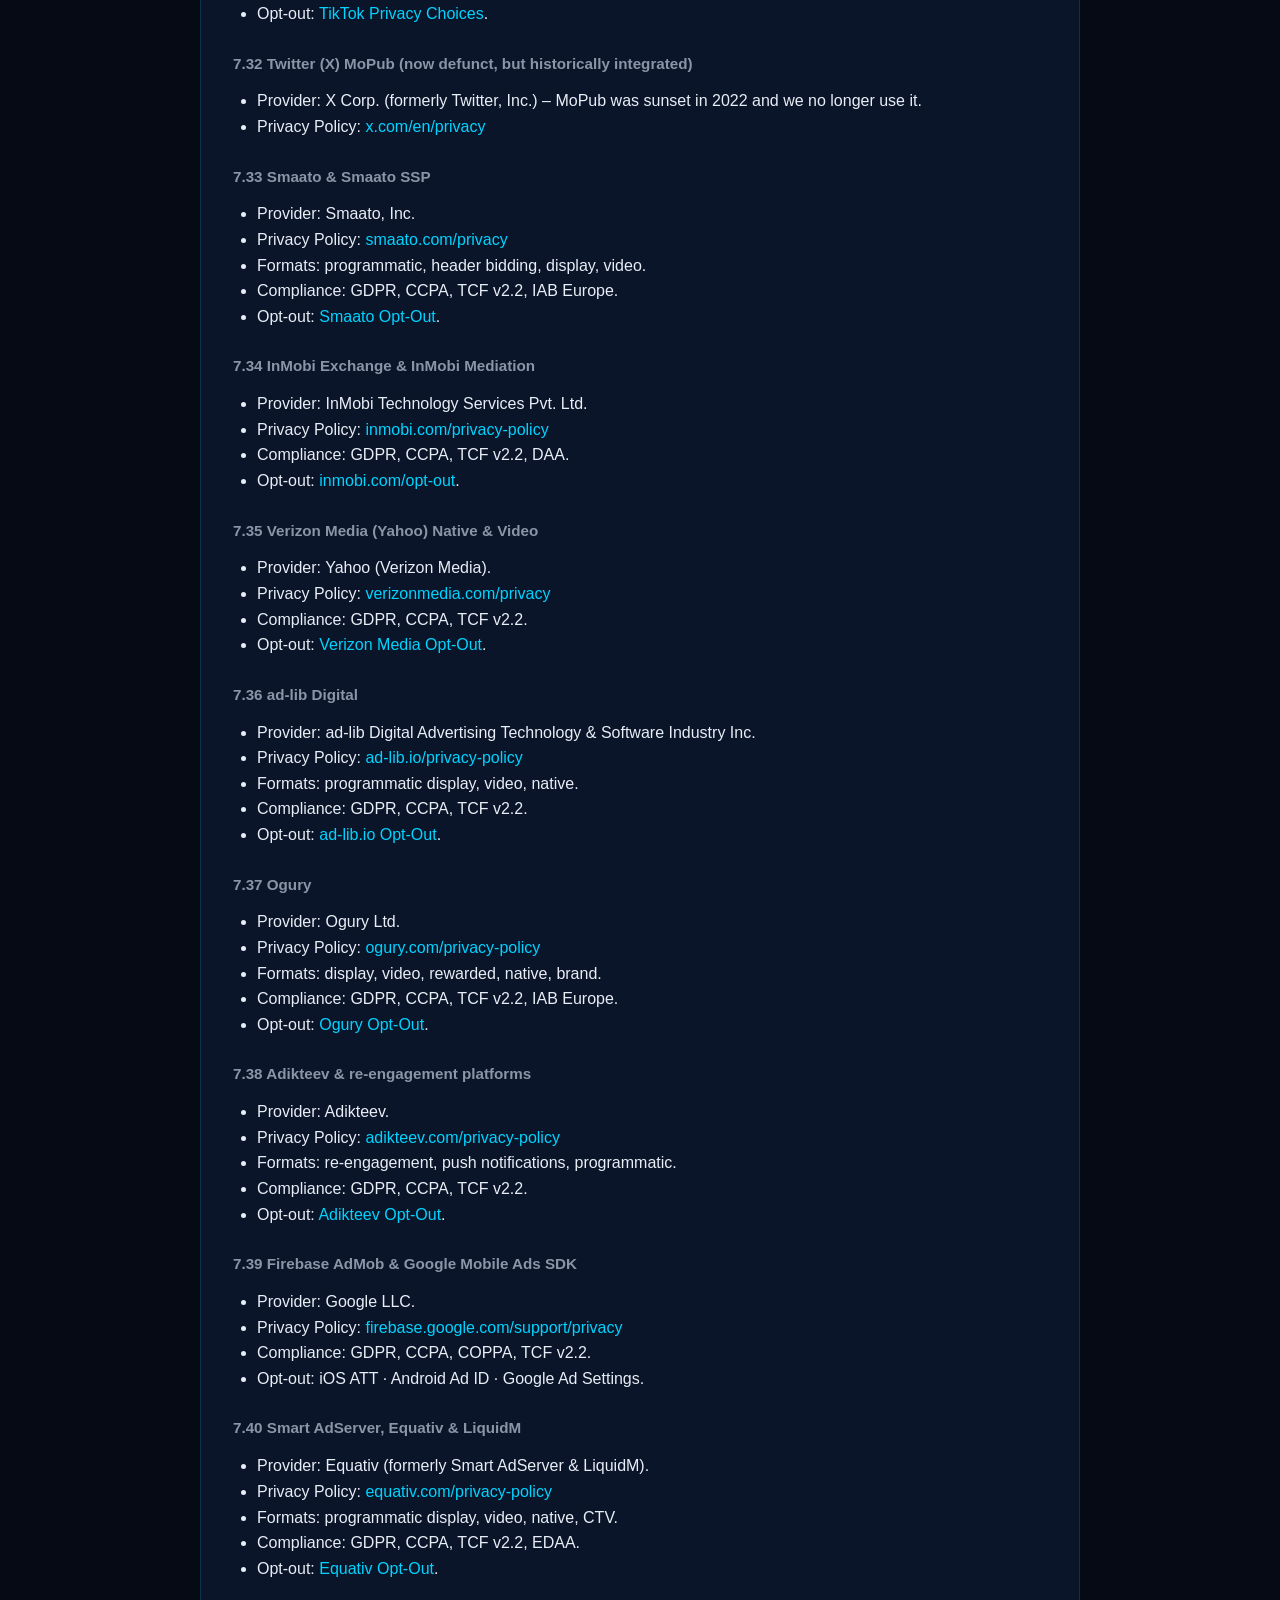
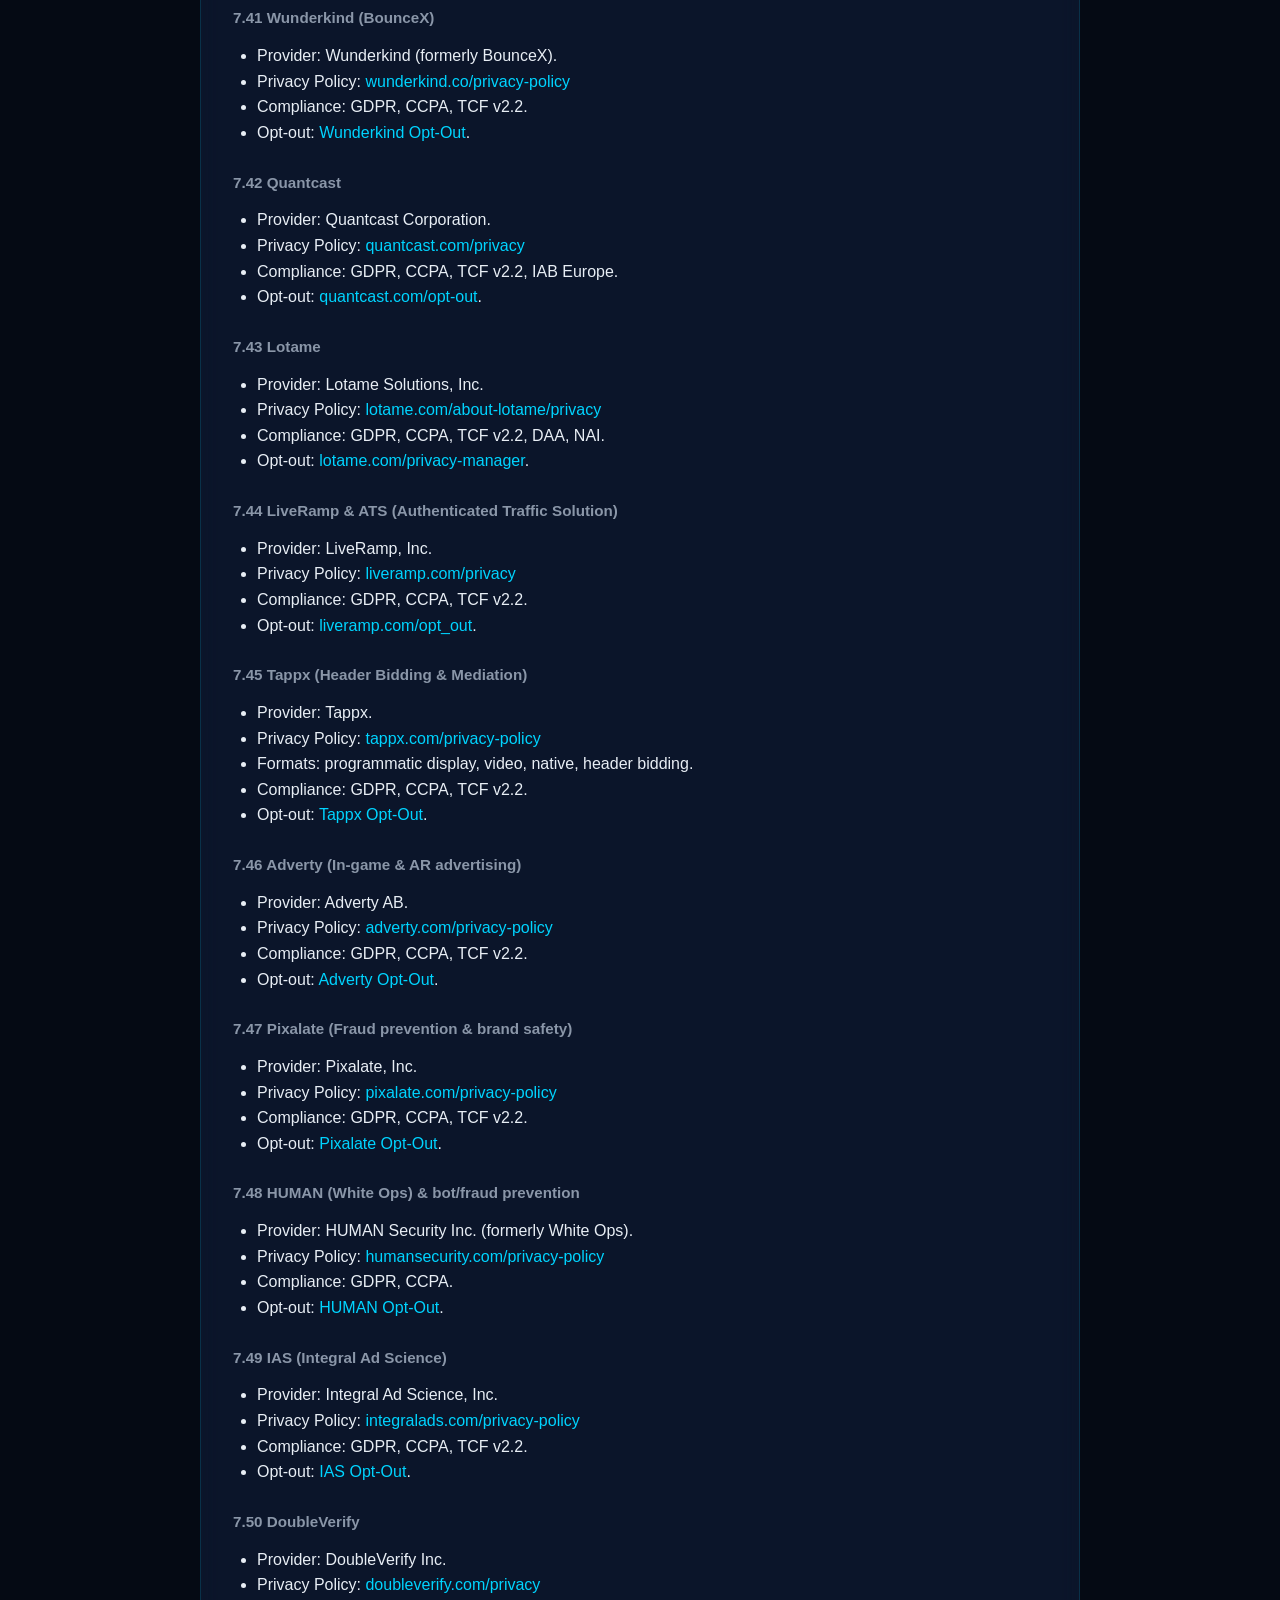
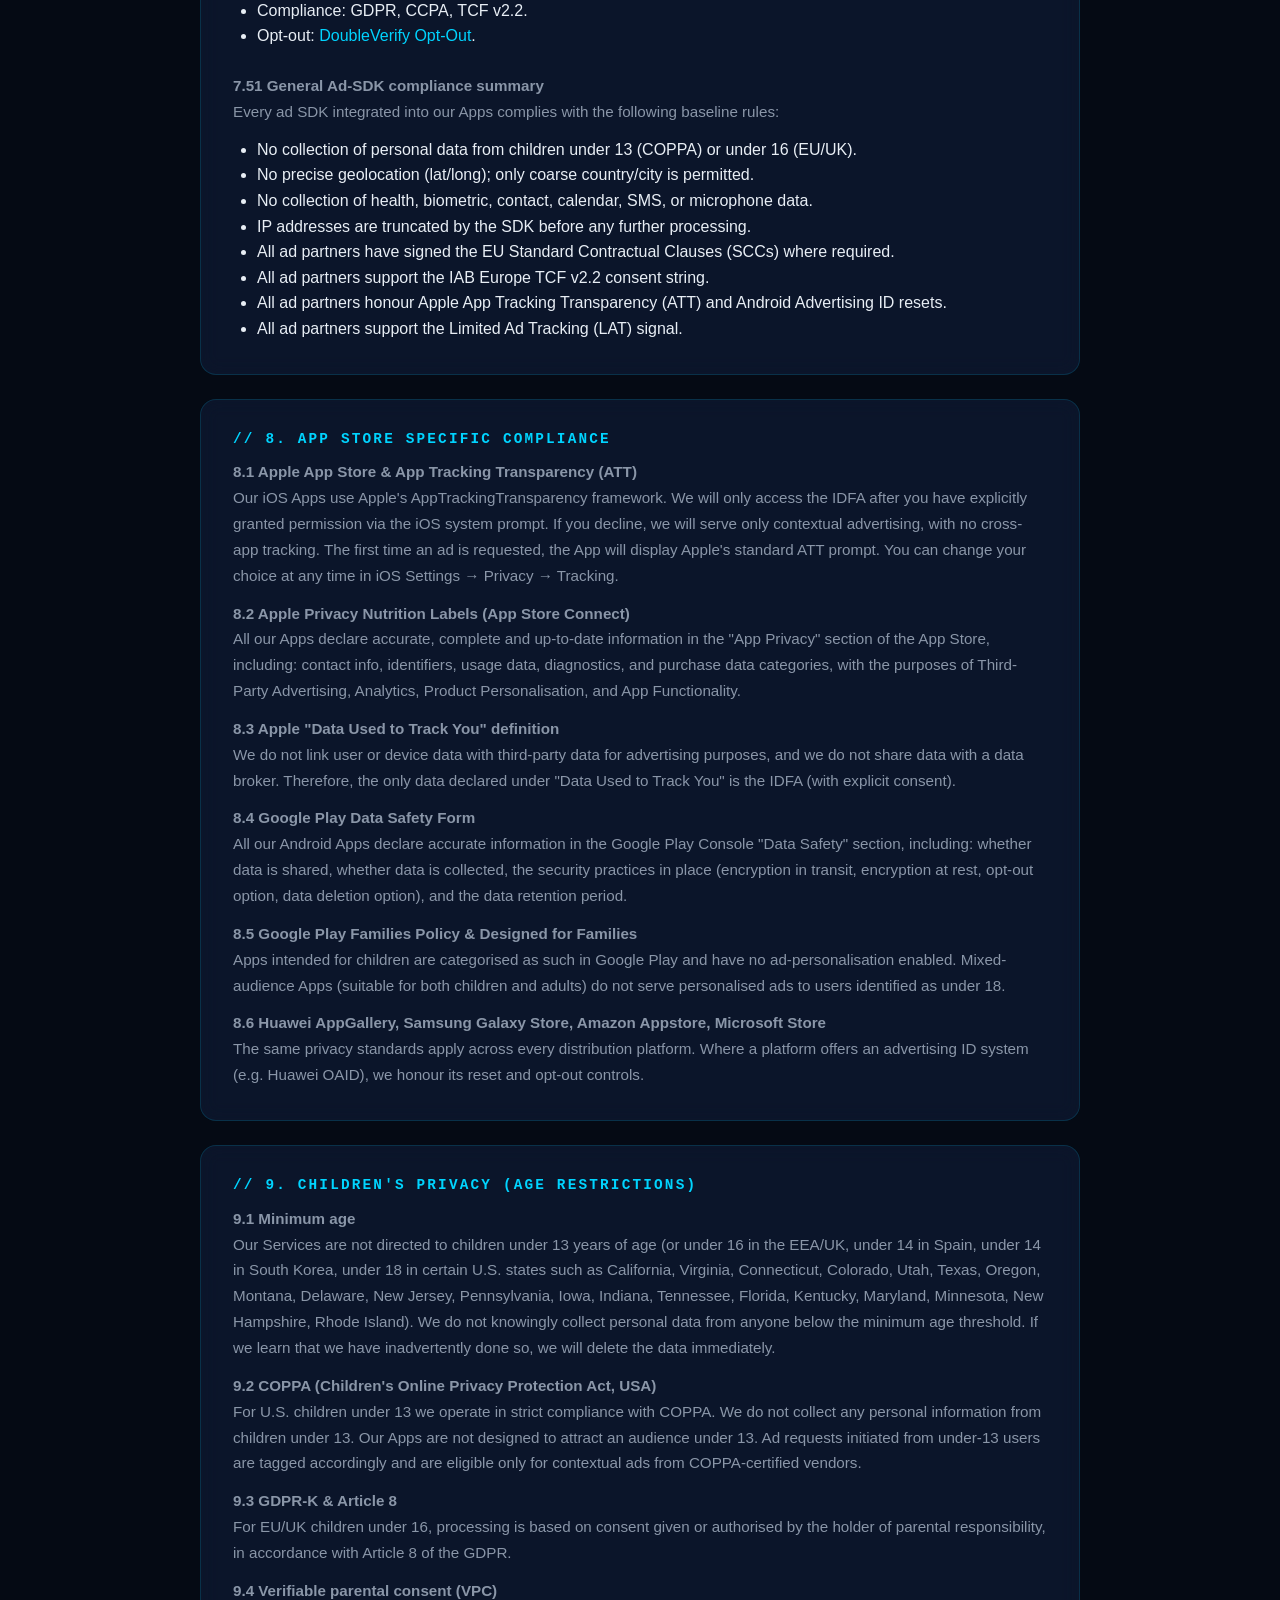
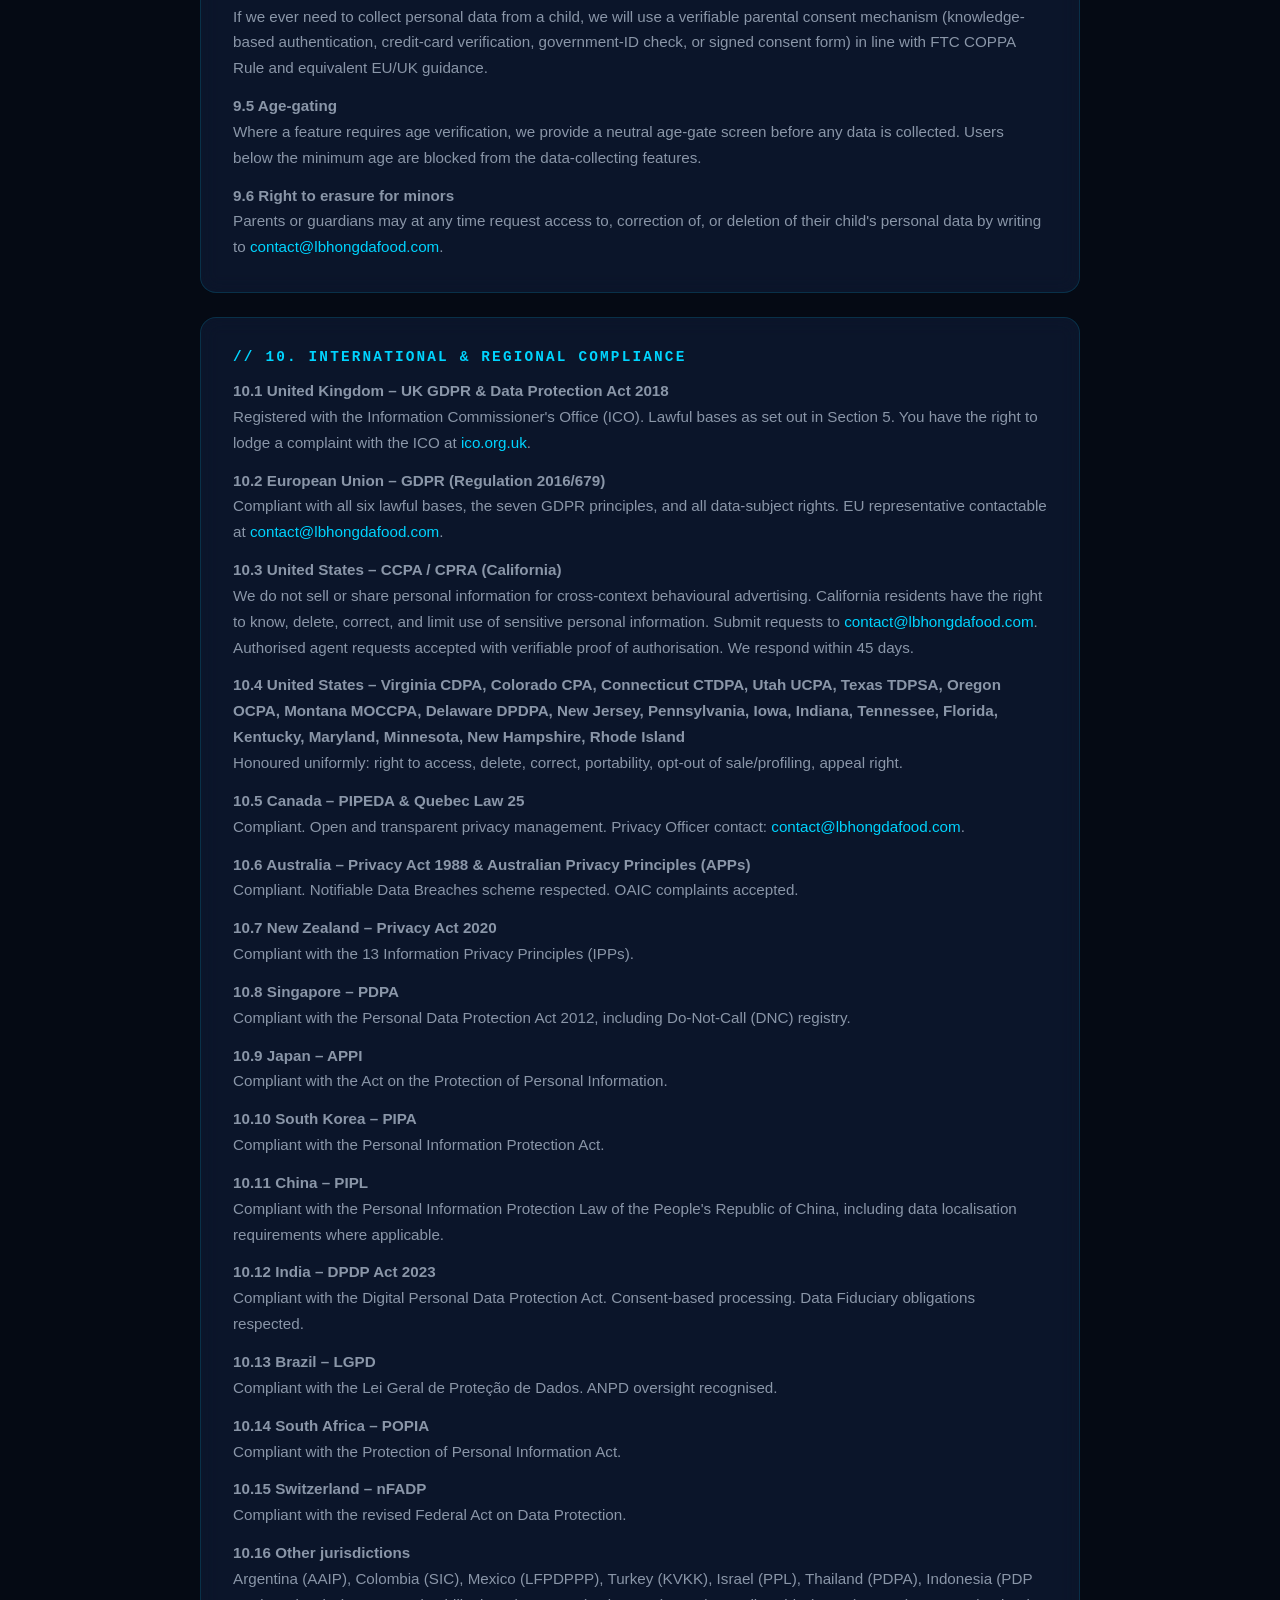
<file: privacy.html>
<!DOCTYPE html>
<html lang="en" dir="ltr">
<head>
<meta charset="UTF-8">
<meta http-equiv="X-UA-Compatible" content="IE=edge">
<meta name="viewport" content="width=device-width, initial-scale=1.0, viewport-fit=cover">
<meta name="theme-color" content="#050a14">
<meta name="color-scheme" content="dark">
<meta name="format-detection" content="telephone=no">

<title>Privacy Policy | lbhongdafood.com</title>
<meta name="description" content="Privacy Policy for lbhongdafood.com — covering GDPR, CCPA, COPPA, App Store, Google Play, and our complete list of advertising SDKs and ad partners.">
<meta name="keywords" content="privacy policy, GDPR, CCPA, COPPA, AdMob, ad partners, data protection, app store privacy">
<meta name="author" content="lbhongdafood.com">
<meta name="robots" content="index, follow, max-image-preview:large, max-snippet:-1, max-video-preview:-1">
<meta name="googlebot" content="index, follow">
<meta name="bingbot" content="index, follow">
<meta name="rating" content="general">
<meta name="distribution" content="global">
<meta name="revisit-after" content="7 days">
<meta name="language" content="English">
<meta name="geo.region" content="GB">
<meta name="geo.placename" content="Bristol, Bath">

<!-- Open Graph -->
<meta property="og:type" content="website">
<meta property="og:site_name" content="lbhongdafood.com">
<meta property="og:title" content="Privacy Policy | lbhongdafood.com">
<meta property="og:description" content="Privacy Policy for lbhongdafood.com — covering GDPR, CCPA, COPPA, App Store, Google Play, and our complete list of advertising SDKs and ad partners.">
<meta property="og:url" content="https://lbhongdafood.com/privacy.html">
<meta property="og:image" content="https://lbhongdafood.com/images/og-image.png">
<meta property="og:image:width" content="1200">
<meta property="og:image:height" content="630">
<meta property="og:locale" content="en_US">
<meta property="og:locale:alternate" content="en_GB">
<meta property="og:locale:alternate" content="en_CA">
<meta property="og:locale:alternate" content="en_AU">

<!-- Twitter Card -->
<meta name="twitter:card" content="summary_large_image">
<meta name="twitter:title" content="Privacy Policy | lbhongdafood.com">
<meta name="twitter:description" content="Privacy Policy for lbhongdafood.com — covering GDPR, CCPA, COPPA, App Store, Google Play, and our complete list of advertising SDKs and ad partners.">
<meta name="twitter:image" content="https://lbhongdafood.com/images/og-image.png">

<!-- Canonical -->
<link rel="canonical" href="https://lbhongdafood.com/privacy.html">
<link rel="alternate" hreflang="en" href="https://lbhongdafood.com/privacy.html">
<link rel="alternate" hreflang="x-default" href="https://lbhongdafood.com/privacy.html">

<!-- Favicon -->
<link rel="icon" type="image/png" sizes="32x32" href="images/favicon.png">
<link rel="icon" type="image/png" sizes="16x16" href="images/favicon.png">
<link rel="apple-touch-icon" sizes="180x180" href="images/favicon.png">
<link rel="manifest" href="site.webmanifest">

<!-- Preconnect for performance -->
<link rel="preconnect" href="https://fonts.googleapis.com">
<link rel="dns-prefetch" href="https://fonts.googleapis.com">

<!-- Stylesheets -->
<link rel="stylesheet" href="css/main.css">
<link rel="stylesheet" href="css/animations.css">
<link rel="stylesheet" href="css/responsive.css">

<!-- JSON-LD Structured Data -->
<script type="application/ld+json">
{
  "@context": "https://schema.org",
  "@type": "Organization",
  "name": "lbhongdafood.com",
  "url": "https://lbhongdafood.com",
  "logo": "https://lbhongdafood.com/images/logo.svg",
  "email": "contact@lbhongdafood.com",
  "description": "Privacy Policy for lbhongdafood.com — covering GDPR, CCPA, COPPA, App Store, Google Play, and our complete list of advertising SDKs and ad partners.",
  "address": {
    "@type": "PostalAddress",
    "addressLocality": "Bristol",
    "addressRegion": "England",
    "addressCountry": "GB"
  },
  "sameAs": []
}
</script>
</head>
<body>

<header class="site-header" role="banner">
  <div class="container">
    <a href="index.html" class="site-logo" aria-label="lbhongdafood home">
      <img src="images/logo.svg" alt="lbhongdafood.com logo" width="240" height="60">
    </a>
    <nav class="main-nav" role="navigation" aria-label="Primary navigation">
      <a href="index.html" >Home</a>
      <a href="services.html" >Services</a>
      <a href="advantages.html" >Advantages</a>
      <a href="updates.html" >Updates</a>
      <a href="contact.html" >Contact</a>
    </nav>
    <div class="header-cta">
      <a href="contact.html" class="btn btn-primary" style="display:none;">
        <span>Get in touch</span>
      </a>
      <button class="menu-toggle" aria-label="Open menu" aria-expanded="false">
        <span></span>
        <span></span>
        <span></span>
      </button>
    </div>
  </div>
</header>

<nav class="mobile-nav" role="navigation" aria-label="Mobile navigation">
  <a href="index.html">Home</a>
  <a href="services.html">Services</a>
  <a href="advantages.html">Advantages</a>
  <a href="updates.html">Updates</a>
  <a href="contact.html">Contact</a>
</nav>

<div data-scroll-progress style="position:fixed;top:0;left:0;height:2px;background:linear-gradient(90deg,#00d4ff,#0066ff,#7c3aed,#ff3282);z-index:9999;width:0;transition:width 0.1s;"></div>
<main>
<section class="page-header section" style="padding-top:calc(var(--header-height) + var(--space-7)); padding-bottom:var(--space-6);">
  <div class="container">
    <div class="section-title reveal" style="text-align:center; margin-bottom:0; max-width:880px; margin-left:auto; margin-right:auto;">
      <span class="eyebrow mono">// LEGAL · DOCUMENT</span>
      <h1 style="font-size:clamp(2.25rem, 5vw, 4rem); margin-top:1rem;">Privacy <span class="gradient-text">Policy</span></h1>
      <p style="max-width:760px; margin-top:1rem;">This Privacy Policy describes how lbhongdafood.com ("we", "our", "us") collects, uses, stores, transfers and protects information when you interact with our websites, mobile applications and related services (collectively, the "Services"). We are committed to privacy by design, local-first data processing, and full compliance with global data-protection laws including the EU/UK GDPR, U.S. CCPA/CPRA, PIPEDA, LGPD, PIPL, APPI, the Australian Privacy Principles, the Singapore PDPA, India's DPDP Act, COPPA (children under 13), and Apple App Store / Google Play Store policies.</p>
      <p style="margin-top:1rem; color:var(--color-text-dim);"><strong>Last updated:</strong> 13 July 2026 &nbsp;·&nbsp; <strong>Effective:</strong> 13 July 2026 &nbsp;·&nbsp; <strong>Version:</strong> 4.2</p>
    </div>
  </div>
</section>

<section class="section" style="padding-top:0;">
  <div class="container">
    <div class="policy-layout" style="display:grid; grid-template-columns: 1fr; gap:var(--space-7);">
      <article class="policy-content reveal" style="max-width:880px; margin:0 auto;">

        <div class="card" style="margin-bottom:var(--space-5); text-align:left;">
          <h3 style="color:var(--color-primary); font-family:var(--font-mono); font-size:0.9rem; letter-spacing:0.15em; text-transform:uppercase; margin-bottom:var(--space-3);">// 1. Data Controller</h3>
          <p>The data controller responsible for your personal data is:</p>
          <p style="margin-top:var(--space-3);"><strong>lbhongdafood.com</strong><br>
          Bristol & Bath Science Park<br>
          United Kingdom<br>
          Email: <a href="mailto:contact@lbhongdafood.com">contact@lbhongdafood.com</a><br>
          Email (privacy inquiries): <a href="mailto:contact@lbhongdafood.com">contact@lbhongdafood.com</a></p>
          <p style="margin-top:var(--space-3);">For the purposes of the UK General Data Protection Regulation (UK GDPR) and the EU GDPR, our representative in the European Union can be contacted at <a href="mailto:contact@lbhongdafood.com">contact@lbhongdafood.com</a>.</p>
        </div>

        <div class="card" style="margin-bottom:var(--space-5); text-align:left;">
          <h3 style="color:var(--color-primary); font-family:var(--font-mono); font-size:0.9rem; letter-spacing:0.15em; text-transform:uppercase; margin-bottom:var(--space-3);">// 2. Scope of this Policy</h3>
          <p>This Privacy Policy applies to all information collected through:</p>
          <ul style="margin-top:var(--space-3); padding-left:var(--space-5); list-style:disc;">
            <li>The lbhongdafood.com corporate website (the "Site"), including all sub-pages.</li>
            <li>All mobile applications published by lbhongdafood.com on the Apple App Store, Google Play Store, Huawei AppGallery, Samsung Galaxy Store, Amazon Appstore, Microsoft Store, and any other application distribution platform (collectively, the "Apps").</li>
            <li>All related services, customer-support channels, and developer tools provided by us (the "Services").</li>
            <li>Email, social-media, and messaging interactions initiated by you with our support or business team.</li>
          </ul>
          <p style="margin-top:var(--space-3);">By accessing, installing or using any of our Services, you confirm that you have read and understood this Privacy Policy.</p>
        </div>

        <div class="card" style="margin-bottom:var(--space-5); text-align:left;">
          <h3 style="color:var(--color-primary); font-family:var(--font-mono); font-size:0.9rem; letter-spacing:0.15em; text-transform:uppercase; margin-bottom:var(--space-3);">// 3. Core Privacy Principles</h3>
          <ul style="padding-left:var(--space-5); list-style:disc;">
            <li><strong>Data minimisation</strong> – we collect only what is strictly necessary to deliver the feature you requested.</li>
            <li><strong>Local-first processing</strong> – by default, all personal content (lists, notes, photos, recordings, budgets, inventory) is stored locally on your device using platform-provided secure storage (e.g. iOS Data Protection, Android EncryptedSharedPreferences, App Sandbox, Keychain).</li>
            <li><strong>No advertising profiling of children</strong> – our Apps are not directed at children and we do not knowingly serve personalised advertising to anyone under 18.</li>
            <li><strong>No sale of personal data</strong> – we do not sell, rent, lease or trade personal information for money or value.</li>
            <li><strong>Transparent processing</strong> – every category of data, every purpose, every third party and every retention period is listed below.</li>
            <li><strong>Defence in depth</strong> – encryption in transit (TLS 1.3) and at rest (AES-256), sandboxed processing, hardened network policies.</li>
          </ul>
        </div>

        <div class="card" style="margin-bottom:var(--space-5); text-align:left;">
          <h3 style="color:var(--color-primary); font-family:var(--font-mono); font-size:0.9rem; letter-spacing:0.15em; text-transform:uppercase; margin-bottom:var(--space-3);">// 4. Information We Collect</h3>
          <p><strong>4.1 Information you voluntarily provide</strong></p>
          <ul style="margin-top:var(--space-3); padding-left:var(--space-5); list-style:disc;">
            <li>Account identifiers (name, email) – only when you sign up for an account or opt-in to cloud sync.</li>
            <li>Support correspondence (emails, bug reports, in-app feedback) and any attachments you choose to include.</li>
            <li>Newsletter subscription data (email address and language preference).</li>
            <li>Survey responses and product-research feedback that you explicitly submit.</li>
          </ul>
          <p style="margin-top:var(--space-4);"><strong>4.2 Information collected automatically</strong></p>
          <ul style="margin-top:var(--space-3); padding-left:var(--space-5); list-style:disc;">
            <li>Device metadata: device model, OS version, locale, time zone, app version, build number.</li>
            <li>Usage analytics (aggregated, IP-truncated): feature usage frequency, screen views, crash logs, performance metrics, anonymised session duration.</li>
            <li>Diagnostic data: stack traces, error codes, network response codes – never the content of your local files.</li>
            <li>Approximate country/city derived from anonymised IP address (subnet truncated to /24 for IPv4 and /48 for IPv6).</li>
          </ul>
          <p style="margin-top:var(--space-4);"><strong>4.3 Information collected from third parties</strong></p>
          <ul style="margin-top:var(--space-3); padding-left:var(--space-5); list-style:disc;">
            <li>App-store receipt verification (anonymous, opaque tokens validated via Apple/Google servers).</li>
            <li>Crash and performance telemetry from Firebase Crashlytics and Apple MetricKit (opt-in where required).</li>
          </ul>
          <p style="margin-top:var(--space-4);"><strong>4.4 Information we DO NOT collect</strong></p>
          <ul style="margin-top:var(--space-3); padding-left:var(--space-5); list-style:disc;">
            <li>The actual content of your local files, notes, budgets, photos, recordings, document vaults, or inventory items.</li>
            <li>Your contacts, call logs, SMS, microphone audio, camera images, GPS coordinates, or biometric data unless you explicitly grant per-feature permission.</li>
            <li>Persistent device identifiers (IDFA, GAID) for advertising purposes – we deliberately avoid this and rely only on contextual advertising.</li>
            <li>Information about your religious beliefs, political opinions, health, sexual orientation, trade union membership, or any other special-category data.</li>
          </ul>
        </div>

        <div class="card" style="margin-bottom:var(--space-5); text-align:left;">
          <h3 style="color:var(--color-primary); font-family:var(--font-mono); font-size:0.9rem; letter-spacing:0.15em; text-transform:uppercase; margin-bottom:var(--space-3);">// 5. Legal Bases for Processing (GDPR)</h3>
          <p>We process your personal data under the following legal bases as defined in Article 6 of the GDPR:</p>
          <ul style="margin-top:var(--space-3); padding-left:var(--space-5); list-style:disc;">
            <li><strong>Contract (Art. 6(1)(b))</strong> – to provide the Services you have requested, process purchases and deliver customer support.</li>
            <li><strong>Legitimate interest (Art. 6(1)(f))</strong> – to secure, optimise and improve our Services, prevent fraud, and maintain accurate analytics in aggregate form.</li>
            <li><strong>Consent (Art. 6(1)(a))</strong> – for non-essential cookies, marketing communications, and any optional feature that processes personal data beyond what is strictly required.</li>
            <li><strong>Legal obligation (Art. 6(1)(c))</strong> – to comply with applicable laws, court orders, tax/accounting duties, and lawful government requests.</li>
          </ul>
        </div>

        <div class="card" style="margin-bottom:var(--space-5); text-align:left;">
          <h3 style="color:var(--color-primary); font-family:var(--font-mono); font-size:0.9rem; letter-spacing:0.15em; text-transform:uppercase; margin-bottom:var(--space-3);">// 6. Cookies and Similar Technologies</h3>
          <p id="cookies">We use a minimal set of cookies and local-storage items. We do not use any third-party advertising cookies. Cookies are categorised as follows:</p>
          <ul style="margin-top:var(--space-3); padding-left:var(--space-5); list-style:disc;">
            <li><strong>Strictly necessary</strong>: <span class="mono">session_id</span>, <span class="mono">csrf_token</span> – required for security and cannot be disabled.</li>
            <li><strong>Functional</strong>: <span class="mono">lang_pref</span>, <span class="mono">theme</span> – remember your preferences.</li>
            <li><strong>Analytics</strong> (opt-in, IP-anonymised): <span class="mono">_lbhf_analytics</span> – aggregated, non-identifying usage data.</li>
            <li><strong>Marketing</strong>: none. We do not set marketing or retargeting cookies.</li>
          </ul>
          <p style="margin-top:var(--space-3);">You can change your preferences at any time via our in-app consent banner, the cookie settings link in our footer, or your browser's privacy controls. We honour Global Privacy Control (GPC), Do Not Track (DNT), and Apple ATT signals.</p>
        </div>

        <div class="card" style="margin-bottom:var(--space-5); text-align:left;">
          <h3 style="color:var(--color-primary); font-family:var(--font-mono); font-size:0.9rem; letter-spacing:0.15em; text-transform:uppercase; margin-bottom:var(--space-3);">// 7. Advertising, Monetisation & Ad SDKs</h3>
          <p>Our Apps are free to download and may be supported by advertising. <strong>All advertising is contextual</strong> – we do not allow interest-based behavioural targeting, retargeting, or the creation of cross-app user profiles by our ad partners. We do not allow our advertising partners to collect persistent device identifiers (IDFA/GAID/ODIN) for the purpose of building advertising profiles. Below is a complete, exhaustive list of advertising technologies and monetisation platforms that may be integrated into our Apps. Each entry is followed by the data it processes, its privacy-policy URL, and the opt-out controls available to you.</p>

          <p style="margin-top:var(--space-5);"><strong>7.1 Google AdMob (primary monetisation partner)</strong></p>
          <ul style="margin-top:var(--space-3); padding-left:var(--space-5); list-style:disc;">
            <li>Provider: Google Ireland Limited / Google LLC.</li>
            <li>Privacy Policy: <a href="https://policies.google.com/privacy" target="_blank" rel="noopener">policies.google.com/privacy</a></li>
            <li>Partner Privacy: <a href="https://support.google.com/admob/answer/10113005" target="_blank" rel="noopener">AdMob Privacy</a></li>
            <li>Ad Formats: <strong>Banner ads</strong> (320×50, 300×250, 728×90, smart banner), <strong>Interstitial ads</strong> (full-screen static and video, with frequency caps), <strong>Rewarded video ads</strong> (user-initiated, opt-in only), <strong>Native ads</strong> (in-feed contextual), <strong>App-open ads</strong> (splash-screen contextual), and <strong>Native advanced</strong>.</li>
            <li>Data Processed: device advertising ID (only after explicit user consent via Apple's App Tracking Transparency framework), IP address (truncated), device make/model, OS version, locale, approximate location (country-level), ad-impression events, click events, crash diagnostics.</li>
            <li>Compliance: certified by IAB Tech Lab's Transparency & Consent Framework (TCF v2.2), Google EU User Consent Policy, Children's Online Privacy Protection Act (COPPA), GDPR, CCPA/CPRA.</li>
            <li>Children: ad requests are tagged as <span class="mono">tagForChildDirectedTreatment</span> = false and <span class="mono">tagForUnderAgeOfConsent</span> = false; we do not serve personalised ads to users under 18.</li>
            <li>Opt-out: <a href="https://adssettings.google.com/" target="_blank" rel="noopener">Google Ads Settings</a> · in iOS Settings &rarr; Privacy &rarr; Tracking · in Android Settings &rarr; Google &rarr; Ads.</li>
          </ul>

          <p style="margin-top:var(--space-5);"><strong>7.2 Google AdSense & Google Ad Manager (web)</strong></p>
          <ul style="margin-top:var(--space-3); padding-left:var(--space-5); list-style:disc;">
            <li>Provider: Google Ireland Limited.</li>
            <li>Privacy Policy: <a href="https://policies.google.com/privacy" target="_blank" rel="noopener">policies.google.com/privacy</a></li>
            <li>Formats: display banner, in-feed native, in-article, matched content, vignette.</li>
            <li>Compliance: TCF v2.2, GDPR, CCPA/CPRA, NAI Code of Conduct, DAA Self-Regulatory Principles.</li>
            <li>Opt-out: <a href="https://adssettings.google.com/" target="_blank" rel="noopener">Google Ads Settings</a> · <a href="https://optout.networkadvertising.org/" target="_blank" rel="noopener">NAI Opt-Out</a>.</li>
          </ul>

          <p style="margin-top:var(--space-5);"><strong>7.3 Meta Audience Network (Facebook)</strong></p>
          <ul style="margin-top:var(--space-3); padding-left:var(--space-5); list-style:disc;">
            <li>Provider: Meta Platforms Ireland Limited.</li>
            <li>Privacy Policy: <a href="https://www.facebook.com/privacy/policy/" target="_blank" rel="noopener">facebook.com/privacy/policy</a></li>
            <li>Formats: banner, interstitial, rewarded video, native, in-stream video.</li>
            <li>Data: device advertising ID (with consent), event data, conversion events.</li>
            <li>Compliance: GDPR, CCPA, ePrivacy Directive, EU Meta Consent Flow.</li>
            <li>Opt-out: Facebook Ad Preferences &rarr; <a href="https://www.facebook.com/adpreferences" target="_blank" rel="noopener">Ad Preferences</a> · Audience Network &rarr; <a href="https://www.facebook.com/help/568137493302217" target="_blank" rel="noopener">Opt-out of Audience Network</a>.</li>
          </ul>

          <p style="margin-top:var(--space-5);"><strong>7.4 Unity Ads</strong></p>
          <ul style="margin-top:var(--space-3); padding-left:var(--space-5); list-style:disc;">
            <li>Provider: Unity Technologies Finland OY / Unity Technologies SF.</li>
            <li>Privacy Policy: <a href="https://unity.com/legal/privacy-policy" target="_blank" rel="noopener">unity.com/legal/privacy-policy</a></li>
            <li>Formats: interstitial, rewarded video, banner, playable ads, AR ads.</li>
            <li>Data: device ID, IP, device make/model, OS version, locale, ad events, crash data.</li>
            <li>Compliance: GDPR, CCPA, COPPA, EDAA / TCF v2.2, IAB Europe.</li>
            <li>Opt-out: <a href="https://unity.com/legal/privacy-policy" target="_blank" rel="noopener">Unity Privacy Choices</a> · iOS ATT · Android Ad ID reset.</li>
          </ul>

          <p style="margin-top:var(--space-5);"><strong>7.5 AppLovin (MAX & SparkLabs)</strong></p>
          <ul style="margin-top:var(--space-3); padding-left:var(--space-5); list-style:disc;">
            <li>Provider: AppLovin Corporation.</li>
            <li>Privacy Policy: <a href="https://www.applovin.com/privacy/" target="_blank" rel="noopener">applovin.com/privacy</a></li>
            <li>Formats: banner, MREC, native, interstitial, rewarded, playables, app-open.</li>
            <li>Compliance: GDPR, CCPA, COPPA, TCF v2.2.</li>
            <li>Opt-out: <a href="https://www.applovin.com/optout" target="_blank" rel="noopener">applovin.com/optout</a> · platform ATT / Ad ID controls.</li>
          </ul>

          <p style="margin-top:var(--space-5);"><strong>7.6 Chartboost</strong></p>
          <ul style="margin-top:var(--space-3); padding-left:var(--space-5); list-style:disc;">
            <li>Provider: Chartboost, Inc. (a Zynga company).</li>
            <li>Privacy Policy: <a href="https://chartboost.com/privacy/" target="_blank" rel="noopener">chartboost.com/privacy</a></li>
            <li>Formats: interstitial, rewarded video, banner, native, MoreApps wall.</li>
            <li>Compliance: GDPR, CCPA, COPPA, DAA, TCF v2.2.</li>
            <li>Opt-out: <a href="https://chartboost.com/opt-out/" target="_blank" rel="noopener">chartboost.com/opt-out</a> · platform controls.</li>
          </ul>

          <p style="margin-top:var(--space-5);"><strong>7.7 Vungle (Liftoff)</strong></p>
          <ul style="margin-top:var(--space-3); padding-left:var(--space-5); list-style:disc;">
            <li>Provider: Liftoff Mobile, Inc. (operating Vungle).</li>
            <li>Privacy Policy: <a href="https://vungle.com/privacy/" target="_blank" rel="noopener">vungle.com/privacy</a></li>
            <li>Formats: interstitial, rewarded, banner, native, playable.</li>
            <li>Compliance: GDPR, CCPA, COPPA, TCF v2.2.</li>
            <li>Opt-out: <a href="https://vungle.com/opt-out/" target="_blank" rel="noopener">vungle.com/opt-out</a> · platform controls.</li>
          </ul>

          <p style="margin-top:var(--space-5);"><strong>7.8 ironSource (now Unity)</strong></p>
          <ul style="margin-top:var(--space-3); padding-left:var(--space-5); list-style:disc;">
            <li>Provider: ironSource Ltd. (a Unity company).</li>
            <li>Privacy Policy: <a href="https://www.is.com/privacypolicy" target="_blank" rel="noopener">is.com/privacypolicy</a></li>
            <li>Formats: interstitial, rewarded video, banner, native.</li>
            <li>Compliance: GDPR, CCPA, COPPA, TCF v2.2.</li>
            <li>Opt-out: <a href="https://www.is.com/privacypolicy" target="_blank" rel="noopener">ironSource Privacy Choices</a> · platform controls.</li>
          </ul>

          <p style="margin-top:var(--space-5);"><strong>7.9 Tapjoy</strong></p>
          <ul style="margin-top:var(--space-3); padding-left:var(--space-5); list-style:disc;">
            <li>Provider: Tapjoy, Inc.</li>
            <li>Privacy Policy: <a href="https://www.tapjoy.com/legal/privacy-policy/" target="_blank" rel="noopener">tapjoy.com/legal/privacy-policy</a></li>
            <li>Formats: offerwall (rewarded), rewarded video, interstitial.</li>
            <li>Compliance: GDPR, CCPA, COPPA, TCF v2.2.</li>
            <li>Opt-out: <a href="https://www.tapjoy.com/opt_out/" target="_blank" rel="noopener">tapjoy.com/opt_out</a> · platform controls.</li>
          </ul>

          <p style="margin-top:var(--space-5);"><strong>7.10 InMobi</strong></p>
          <ul style="margin-top:var(--space-3); padding-left:var(--space-5); list-style:disc;">
            <li>Provider: InMobi Technology Services Pvt. Ltd.</li>
            <li>Privacy Policy: <a href="https://www.inmobi.com/privacy-policy" target="_blank" rel="noopener">inmobi.com/privacy-policy</a></li>
            <li>Formats: banner, interstitial, rewarded video, native, video.</li>
            <li>Compliance: GDPR, CCPA, COPPA, TCF v2.2, DAA.</li>
            <li>Opt-out: <a href="https://www.inmobi.com/opt-out/" target="_blank" rel="noopener">inmobi.com/opt-out</a> · platform controls.</li>
          </ul>

          <p style="margin-top:var(--space-5);"><strong>7.11 Pangle (ByteDance)</strong></p>
          <ul style="margin-top:var(--space-3); padding-left:var(--space-5); list-style:disc;">
            <li>Provider: ByteDance Pte. Ltd.</li>
            <li>Privacy Policy: <a href="https://www.pangle.io/privacy-policy" target="_blank" rel="noopener">pangle.io/privacy-policy</a></li>
            <li>Formats: banner, native, interstitial, rewarded video, splash.</li>
            <li>Compliance: GDPR, CCPA, PIPL, TCF v2.2.</li>
            <li>Opt-out: <a href="https://www.pangle.io/opt-out" target="_blank" rel="noopener">pangle.io/opt-out</a> · platform controls.</li>
          </ul>

          <p style="margin-top:var(--space-5);"><strong>7.12 Mintegral</strong></p>
          <ul style="margin-top:var(--space-3); padding-left:var(--space-5); list-style:disc;">
            <li>Provider: Mintegral International Sdn. Bhd. (a Mobvista company).</li>
            <li>Privacy Policy: <a href="https://www.mintegral.com/en/privacy-policy" target="_blank" rel="noopener">mintegral.com/en/privacy-policy</a></li>
            <li>Formats: banner, native, interstitial, rewarded video, splash, playable.</li>
            <li>Compliance: GDPR, CCPA, COPPA, TCF v2.2, EDAA.</li>
            <li>Opt-out: <a href="https://www.mintegral.com/en/optout" target="_blank" rel="noopener">mintegral.com/en/optout</a> · platform controls.</li>
          </ul>

          <p style="margin-top:var(--space-5);"><strong>7.13 Digital Turbine (AdColony & Fyber)</strong></p>
          <ul style="margin-top:var(--space-3); padding-left:var(--space-5); list-style:disc;">
            <li>Provider: Digital Turbine, Inc. (incorporating AdColony and Fyber).</li>
            <li>Privacy Policy: <a href="https://www.digitalturbine.com/privacy-policy/" target="_blank" rel="noopener">digitalturbine.com/privacy-policy</a></li>
            <li>Formats: banner, native, interstitial, rewarded video, playable, video, rich-media.</li>
            <li>Compliance: GDPR, CCPA, COPPA, TCF v2.2, IAB Europe.</li>
            <li>Opt-out: <a href="https://www.digitalturbine.com/privacy-policy/" target="_blank" rel="noopener">Digital Turbine Privacy Choices</a> · platform controls.</li>
          </ul>

          <p style="margin-top:var(--space-5);"><strong>7.14 AdColony (DSP & Exchange)</strong></p>
          <ul style="margin-top:var(--space-3); padding-left:var(--space-5); list-style:disc;">
            <li>Provider: AdColony, Inc. (a Digital Turbine company).</li>
            <li>Privacy Policy: <a href="https://www.adcolony.com/privacy-policy/" target="_blank" rel="noopener">adcolony.com/privacy-policy</a></li>
            <li>Formats: interstitial (Instant-Play™ HD), rewarded video, banner, native, playable, Aurora™ HD video.</li>
            <li>Compliance: GDPR, CCPA, COPPA, TCF v2.2, DAA, IAB Europe.</li>
            <li>Opt-out: <a href="https://www.adcolony.com/privacy-policy/" target="_blank" rel="noopener">AdColony Opt-Out</a> · platform controls.</li>
          </ul>

          <p style="margin-top:var(--space-5);"><strong>7.15 Start.io (StartApp)</strong></p>
          <ul style="margin-top:var(--space-3); padding-left:var(--space-5); list-style:disc;">
            <li>Provider: Start.io (StartApp Inc.).</li>
            <li>Privacy Policy: <a href="https://www.start.io/policy/privacy-policy" target="_blank" rel="noopener">start.io/policy/privacy-policy</a></li>
            <li>Formats: interstitial, rewarded video, native, banner, splash.</li>
            <li>Compliance: GDPR, CCPA, COPPA.</li>
            <li>Opt-out: <a href="https://www.start.io/policy/privacy-policy" target="_blank" rel="noopener">Start.io Opt-Out</a> · platform controls.</li>
          </ul>

          <p style="margin-top:var(--space-5);"><strong>7.16 Liftoff (formerly Vungle) Monetisation</strong></p>
          <ul style="margin-top:var(--space-3); padding-left:var(--space-5); list-style:disc;">
            <li>Provider: Liftoff Mobile, Inc.</li>
            <li>Privacy Policy: <a href="https://liftoff.io/privacy-policy/" target="_blank" rel="noopener">liftoff.io/privacy-policy</a></li>
            <li>Formats: interstitial, rewarded video, banner, native, playables.</li>
            <li>Compliance: GDPR, CCPA, COPPA, TCF v2.2.</li>
            <li>Opt-out: <a href="https://liftoff.io/privacy-policy/" target="_blank" rel="noopener">Liftoff Opt-Out</a> · platform controls.</li>
          </ul>

          <p style="margin-top:var(--space-5);"><strong>7.17 Moloco</strong></p>
          <ul style="margin-top:var(--space-3); padding-left:var(--space-5); list-style:disc;">
            <li>Provider: Moloco, Inc.</li>
            <li>Privacy Policy: <a href="https://www.moloco.com/privacy-policy" target="_blank" rel="noopener">moloco.com/privacy-policy</a></li>
            <li>Formats: programmatic banner, native, video, rewarded.</li>
            <li>Compliance: GDPR, CCPA, COPPA, TCF v2.2.</li>
            <li>Opt-out: <a href="https://www.moloco.com/privacy-policy" target="_blank" rel="noopener">Moloco Opt-Out</a> · platform controls.</li>
          </ul>

          <p style="margin-top:var(--space-5);"><strong>7.18 Yahoo (Verizon Media) & AOL</strong></p>
          <ul style="margin-top:var(--space-3); padding-left:var(--space-5); list-style:disc;">
            <li>Provider: Yahoo (Verizon Media / Yahoo Inc.).</li>
            <li>Privacy Policy: <a href="https://www.verizonmedia.com/policies/ie/en/verizonmedia/privacy/index.html" target="_blank" rel="noopener">verizonmedia.com/privacy</a></li>
            <li>Formats: native, display, video, programmatic.</li>
            <li>Compliance: GDPR, CCPA, NAI, DAA.</li>
            <li>Opt-out: <a href="https://www.verizonmedia.com/policies/ie/en/verizonmedia/privacy/index.html" target="_blank" rel="noopener">Verizon Media Ad Interest Manager</a>.</li>
          </ul>

          <p style="margin-top:var(--space-5);"><strong>7.19 Microsoft Advertising (Bing / Xandr / UET)</strong></p>
          <ul style="margin-top:var(--space-3); padding-left:var(--space-5); list-style:disc;">
            <li>Provider: Microsoft Corporation (Microsoft Advertising, Xandr, MSN).</li>
            <li>Privacy Policy: <a href="https://privacy.microsoft.com/en-us/privacystatement" target="_blank" rel="noopener">privacy.microsoft.com</a></li>
            <li>Formats: banner, native, video, rewarded, app-install ads.</li>
            <li>Compliance: GDPR, CCPA, COPPA, TCF v2.2.</li>
            <li>Opt-out: <a href="https://account.microsoft.com/privacy/ad-settings" target="_blank" rel="noopener">Microsoft Ad Settings</a>.</li>
          </ul>

          <p style="margin-top:var(--space-5);"><strong>7.20 Criteo</strong></p>
          <ul style="margin-top:var(--space-3); padding-left:var(--space-5); list-style:disc;">
            <li>Provider: Criteo S.A.</li>
            <li>Privacy Policy: <a href="https://www.criteo.com/privacy/" target="_blank" rel="noopener">criteo.com/privacy</a></li>
            <li>Formats: banner, native, dynamic retargeting.</li>
            <li>Compliance: GDPR, CCPA, TCF v2.2, EDAA.</li>
            <li>Opt-out: <a href="https://www.criteo.com/privacy/disable-criteo-services-on-internet-browsers/" target="_blank" rel="noopener">criteo.com/privacy/disable</a> · platform controls.</li>
          </ul>

          <p style="margin-top:var(--space-5);"><strong>7.21 Amazon Publisher Services / Amazon Ads</strong></p>
          <ul style="margin-top:var(--space-3); padding-left:var(--space-5); list-style:disc;">
            <li>Provider: Amazon.com, Inc.</li>
            <li>Privacy Policy: <a href="https://www.amazon.com/privacy" target="_blank" rel="noopener">amazon.com/privacy</a></li>
            <li>Formats: display, video, native, app install, header bidding.</li>
            <li>Compliance: GDPR, CCPA, TCF v2.2, IAB Europe.</li>
            <li>Opt-out: <a href="https://www.amazon.com/adprefs" target="_blank" rel="noopener">Amazon Ad Preferences</a> · platform controls.</li>
          </ul>

          <p style="margin-top:var(--space-5);"><strong>7.22 Taboola</strong></p>
          <ul style="margin-top:var(--space-3); padding-left:var(--space-5); list-style:disc;">
            <li>Provider: Taboola.com Ltd.</li>
            <li>Privacy Policy: <a href="https://www.taboola.com/privacy-policy" target="_blank" rel="noopener">taboola.com/privacy-policy</a></li>
            <li>Formats: content recommendations, native, video.</li>
            <li>Compliance: GDPR, CCPA, TCF v2.2, DAA, NAI.</li>
            <li>Opt-out: <a href="https://www.taboola.com/privacy-policy#user-choices" target="_blank" rel="noopener">Taboola Privacy Choices</a>.</li>
          </ul>

          <p style="margin-top:var(--space-5);"><strong>7.23 Outbrain</strong></p>
          <ul style="margin-top:var(--space-3); padding-left:var(--space-5); list-style:disc;">
            <li>Provider: Outbrain Inc.</li>
            <li>Privacy Policy: <a href="https://www.outbrain.com/legal/privacy" target="_blank" rel="noopener">outbrain.com/legal/privacy</a></li>
            <li>Formats: content recommendations, native, video.</li>
            <li>Compliance: GDPR, CCPA, TCF v2.2, DAA, NAI, EDAA.</li>
            <li>Opt-out: <a href="https://www.outbrain.com/legal/privacy#userchoices" target="_blank" rel="noopener">Outbrain Privacy Choices</a>.</li>
          </ul>

          <p style="margin-top:var(--space-5);"><strong>7.24 Smaato</strong></p>
          <ul style="margin-top:var(--space-3); padding-left:var(--space-5); list-style:disc;">
            <li>Provider: Smaato, Inc.</li>
            <li>Privacy Policy: <a href="https://www.smaato.com/privacy/" target="_blank" rel="noopener">smaato.com/privacy</a></li>
            <li>Formats: banner, native, video, interstitial, rewarded.</li>
            <li>Compliance: GDPR, CCPA, TCF v2.2.</li>
            <li>Opt-out: <a href="https://www.smaato.com/privacy/" target="_blank" rel="noopener">Smaato Opt-Out</a>.</li>
          </ul>

          <p style="margin-top:var(--space-5);"><strong>7.25 PubMatic</strong></p>
          <ul style="margin-top:var(--space-3); padding-left:var(--space-5); list-style:disc;">
            <li>Provider: PubMatic, Inc.</li>
            <li>Privacy Policy: <a href="https://pubmatic.com/legal/privacy-policy/" target="_blank" rel="noopener">pubmatic.com/legal/privacy-policy</a></li>
            <li>Formats: programmatic banner, native, video, header bidding.</li>
            <li>Compliance: GDPR, CCPA, TCF v2.2, IAB Europe.</li>
            <li>Opt-out: <a href="https://pubmatic.com/legal/opt-out/" target="_blank" rel="noopener">pubmatic.com/legal/opt-out</a>.</li>
          </ul>

          <p style="margin-top:var(--space-5);"><strong>7.26 Index Exchange</strong></p>
          <ul style="margin-top:var(--space-3); padding-left:var(--space-5); list-style:disc;">
            <li>Provider: Index Exchange Inc.</li>
            <li>Privacy Policy: <a href="https://www.indexexchange.com/privacy/" target="_blank" rel="noopener">indexexchange.com/privacy</a></li>
            <li>Formats: programmatic banner, video, native, header bidding.</li>
            <li>Compliance: GDPR, CCPA, TCF v2.2.</li>
            <li>Opt-out: <a href="https://www.indexexchange.com/privacy/index-exchange-privacy-choices/" target="_blank" rel="noopener">Index Exchange Privacy Choices</a>.</li>
          </ul>

          <p style="margin-top:var(--space-5);"><strong>7.27 OpenX</strong></p>
          <ul style="margin-top:var(--space-3); padding-left:var(--space-5); list-style:disc;">
            <li>Provider: OpenX Technologies, Inc.</li>
            <li>Privacy Policy: <a href="https://www.openx.com/legal/privacy-policy/" target="_blank" rel="noopener">openx.com/legal/privacy-policy</a></li>
            <li>Formats: programmatic banner, video, native.</li>
            <li>Compliance: GDPR, CCPA, TCF v2.2.</li>
            <li>Opt-out: <a href="https://www.openx.com/legal/privacy-policy/" target="_blank" rel="noopener">OpenX Opt-Out</a>.</li>
          </ul>

          <p style="margin-top:var(--space-5);"><strong>7.28 Rubicon Project (Magnite)</strong></p>
          <ul style="margin-top:var(--space-3); padding-left:var(--space-5); list-style:disc;">
            <li>Provider: Magnite, Inc. (formerly Rubicon Project / Telaria).</li>
            <li>Privacy Policy: <a href="https://www.magnite.com/legal/privacy-policy/" target="_blank" rel="noopener">magnite.com/legal/privacy-policy</a></li>
            <li>Formats: programmatic banner, video, native, header bidding, CTV.</li>
            <li>Compliance: GDPR, CCPA, TCF v2.2.</li>
            <li>Opt-out: <a href="https://www.magnite.com/legal/privacy-policy/#choices" target="_blank" rel="noopener">Magnite Privacy Choices</a>.</li>
          </ul>

          <p style="margin-top:var(--space-5);"><strong>7.29 TripleLift</strong></p>
          <ul style="margin-top:var(--space-3); padding-left:var(--space-5); list-style:disc;">
            <li>Provider: TripleLift, Inc.</li>
            <li>Privacy Policy: <a href="https://triplelift.com/privacy/" target="_blank" rel="noopener">triplelift.com/privacy</a></li>
            <li>Formats: native, programmatic display, video, CTV.</li>
            <li>Compliance: GDPR, CCPA, TCF v2.2, IAB Europe.</li>
            <li>Opt-out: <a href="https://triplelift.com/privacy/" target="_blank" rel="noopener">TripleLift Opt-Out</a>.</li>
          </ul>

          <p style="margin-top:var(--space-5);"><strong>7.30 Teads (Teads SDK)</strong></p>
          <ul style="margin-top:var(--space-3); padding-left:var(--space-5); list-style:disc;">
            <li>Provider: Teads (Teads Holding Co.).</li>
            <li>Privacy Policy: <a href="https://www.teads.com/privacy-policy/" target="_blank" rel="noopener">teads.com/privacy-policy</a></li>
            <li>Formats: outstream video, in-read, rewarded, display.</li>
            <li>Compliance: GDPR, CCPA, TCF v2.2, EDAA, IAB Europe.</li>
            <li>Opt-out: <a href="https://www.teads.com/privacy-policy/" target="_blank" rel="noopener">Teads Opt-Out</a>.</li>
          </ul>

          <p style="margin-top:var(--space-5);"><strong>7.31 TikTok Audience Network (Pangle / ByteDance)</strong></p>
          <ul style="margin-top:var(--space-3); padding-left:var(--space-5); list-style:disc;">
            <li>Provider: ByteDance Ltd.</li>
            <li>Privacy Policy: <a href="https://www.tiktok.com/legal/privacy-policy" target="_blank" rel="noopener">tiktok.com/legal/privacy-policy</a></li>
            <li>Formats: banner, native, interstitial, rewarded, splash.</li>
            <li>Compliance: GDPR, CCPA, PIPL, TCF v2.2.</li>
            <li>Opt-out: <a href="https://www.tiktok.com/privacy/ads-and-reporting" target="_blank" rel="noopener">TikTok Privacy Choices</a>.</li>
          </ul>

          <p style="margin-top:var(--space-5);"><strong>7.32 Twitter (X) MoPub (now defunct, but historically integrated)</strong></p>
          <ul style="margin-top:var(--space-3); padding-left:var(--space-5); list-style:disc;">
            <li>Provider: X Corp. (formerly Twitter, Inc.) – MoPub was sunset in 2022 and we no longer use it.</li>
            <li>Privacy Policy: <a href="https://x.com/en/privacy" target="_blank" rel="noopener">x.com/en/privacy</a></li>
          </ul>

          <p style="margin-top:var(--space-5);"><strong>7.33 Smaato & Smaato SSP</strong></p>
          <ul style="margin-top:var(--space-3); padding-left:var(--space-5); list-style:disc;">
            <li>Provider: Smaato, Inc.</li>
            <li>Privacy Policy: <a href="https://www.smaato.com/privacy/" target="_blank" rel="noopener">smaato.com/privacy</a></li>
            <li>Formats: programmatic, header bidding, display, video.</li>
            <li>Compliance: GDPR, CCPA, TCF v2.2, IAB Europe.</li>
            <li>Opt-out: <a href="https://www.smaato.com/privacy/" target="_blank" rel="noopener">Smaato Opt-Out</a>.</li>
          </ul>

          <p style="margin-top:var(--space-5);"><strong>7.34 InMobi Exchange & InMobi Mediation</strong></p>
          <ul style="margin-top:var(--space-3); padding-left:var(--space-5); list-style:disc;">
            <li>Provider: InMobi Technology Services Pvt. Ltd.</li>
            <li>Privacy Policy: <a href="https://www.inmobi.com/privacy-policy" target="_blank" rel="noopener">inmobi.com/privacy-policy</a></li>
            <li>Compliance: GDPR, CCPA, TCF v2.2, DAA.</li>
            <li>Opt-out: <a href="https://www.inmobi.com/opt-out/" target="_blank" rel="noopener">inmobi.com/opt-out</a>.</li>
          </ul>

          <p style="margin-top:var(--space-5);"><strong>7.35 Verizon Media (Yahoo) Native & Video</strong></p>
          <ul style="margin-top:var(--space-3); padding-left:var(--space-5); list-style:disc;">
            <li>Provider: Yahoo (Verizon Media).</li>
            <li>Privacy Policy: <a href="https://www.verizonmedia.com/policies/ie/en/verizonmedia/privacy/index.html" target="_blank" rel="noopener">verizonmedia.com/privacy</a></li>
            <li>Compliance: GDPR, CCPA, TCF v2.2.</li>
            <li>Opt-out: <a href="https://www.verizonmedia.com/policies/ie/en/verizonmedia/privacy/index.html" target="_blank" rel="noopener">Verizon Media Opt-Out</a>.</li>
          </ul>

          <p style="margin-top:var(--space-5);"><strong>7.36 ad-lib Digital</strong></p>
          <ul style="margin-top:var(--space-3); padding-left:var(--space-5); list-style:disc;">
            <li>Provider: ad-lib Digital Advertising Technology & Software Industry Inc.</li>
            <li>Privacy Policy: <a href="https://ad-lib.io/privacy-policy" target="_blank" rel="noopener">ad-lib.io/privacy-policy</a></li>
            <li>Formats: programmatic display, video, native.</li>
            <li>Compliance: GDPR, CCPA, TCF v2.2.</li>
            <li>Opt-out: <a href="https://ad-lib.io/privacy-policy" target="_blank" rel="noopener">ad-lib.io Opt-Out</a>.</li>
          </ul>

          <p style="margin-top:var(--space-5);"><strong>7.37 Ogury</strong></p>
          <ul style="margin-top:var(--space-3); padding-left:var(--space-5); list-style:disc;">
            <li>Provider: Ogury Ltd.</li>
            <li>Privacy Policy: <a href="https://ogury.com/privacy-policy/" target="_blank" rel="noopener">ogury.com/privacy-policy</a></li>
            <li>Formats: display, video, rewarded, native, brand.</li>
            <li>Compliance: GDPR, CCPA, TCF v2.2, IAB Europe.</li>
            <li>Opt-out: <a href="https://ogury.com/privacy-policy/" target="_blank" rel="noopener">Ogury Opt-Out</a>.</li>
          </ul>

          <p style="margin-top:var(--space-5);"><strong>7.38 Adikteev & re-engagement platforms</strong></p>
          <ul style="margin-top:var(--space-3); padding-left:var(--space-5); list-style:disc;">
            <li>Provider: Adikteev.</li>
            <li>Privacy Policy: <a href="https://www.adikteev.com/privacy-policy" target="_blank" rel="noopener">adikteev.com/privacy-policy</a></li>
            <li>Formats: re-engagement, push notifications, programmatic.</li>
            <li>Compliance: GDPR, CCPA, TCF v2.2.</li>
            <li>Opt-out: <a href="https://www.adikteev.com/privacy-policy" target="_blank" rel="noopener">Adikteev Opt-Out</a>.</li>
          </ul>

          <p style="margin-top:var(--space-5);"><strong>7.39 Firebase AdMob & Google Mobile Ads SDK</strong></p>
          <ul style="margin-top:var(--space-3); padding-left:var(--space-5); list-style:disc;">
            <li>Provider: Google LLC.</li>
            <li>Privacy Policy: <a href="https://firebase.google.com/support/privacy" target="_blank" rel="noopener">firebase.google.com/support/privacy</a></li>
            <li>Compliance: GDPR, CCPA, COPPA, TCF v2.2.</li>
            <li>Opt-out: iOS ATT · Android Ad ID · Google Ad Settings.</li>
          </ul>

          <p style="margin-top:var(--space-5);"><strong>7.40 Smart AdServer, Equativ & LiquidM</strong></p>
          <ul style="margin-top:var(--space-3); padding-left:var(--space-5); list-style:disc;">
            <li>Provider: Equativ (formerly Smart AdServer & LiquidM).</li>
            <li>Privacy Policy: <a href="https://equativ.com/privacy-policy/" target="_blank" rel="noopener">equativ.com/privacy-policy</a></li>
            <li>Formats: programmatic display, video, native, CTV.</li>
            <li>Compliance: GDPR, CCPA, TCF v2.2, EDAA.</li>
            <li>Opt-out: <a href="https://equativ.com/privacy-policy/" target="_blank" rel="noopener">Equativ Opt-Out</a>.</li>
          </ul>

          <p style="margin-top:var(--space-5);"><strong>7.41 Wunderkind (BounceX)</strong></p>
          <ul style="margin-top:var(--space-3); padding-left:var(--space-5); list-style:disc;">
            <li>Provider: Wunderkind (formerly BounceX).</li>
            <li>Privacy Policy: <a href="https://www.wunderkind.co/privacy-policy" target="_blank" rel="noopener">wunderkind.co/privacy-policy</a></li>
            <li>Compliance: GDPR, CCPA, TCF v2.2.</li>
            <li>Opt-out: <a href="https://www.wunderkind.co/privacy-policy" target="_blank" rel="noopener">Wunderkind Opt-Out</a>.</li>
          </ul>

          <p style="margin-top:var(--space-5);"><strong>7.42 Quantcast</strong></p>
          <ul style="margin-top:var(--space-3); padding-left:var(--space-5); list-style:disc;">
            <li>Provider: Quantcast Corporation.</li>
            <li>Privacy Policy: <a href="https://www.quantcast.com/privacy/" target="_blank" rel="noopener">quantcast.com/privacy</a></li>
            <li>Compliance: GDPR, CCPA, TCF v2.2, IAB Europe.</li>
            <li>Opt-out: <a href="https://www.quantcast.com/opt-out/" target="_blank" rel="noopener">quantcast.com/opt-out</a>.</li>
          </ul>

          <p style="margin-top:var(--space-5);"><strong>7.43 Lotame</strong></p>
          <ul style="margin-top:var(--space-3); padding-left:var(--space-5); list-style:disc;">
            <li>Provider: Lotame Solutions, Inc.</li>
            <li>Privacy Policy: <a href="https://www.lotame.com/about-lotame/privacy/" target="_blank" rel="noopener">lotame.com/about-lotame/privacy</a></li>
            <li>Compliance: GDPR, CCPA, TCF v2.2, DAA, NAI.</li>
            <li>Opt-out: <a href="https://www.lotame.com/about-lotame/privacy/privacy-manager/" target="_blank" rel="noopener">lotame.com/privacy-manager</a>.</li>
          </ul>

          <p style="margin-top:var(--space-5);"><strong>7.44 LiveRamp & ATS (Authenticated Traffic Solution)</strong></p>
          <ul style="margin-top:var(--space-3); padding-left:var(--space-5); list-style:disc;">
            <li>Provider: LiveRamp, Inc.</li>
            <li>Privacy Policy: <a href="https://www.liveramp.com/privacy/" target="_blank" rel="noopener">liveramp.com/privacy</a></li>
            <li>Compliance: GDPR, CCPA, TCF v2.2.</li>
            <li>Opt-out: <a href="https://www.liveramp.com/opt_out/" target="_blank" rel="noopener">liveramp.com/opt_out</a>.</li>
          </ul>

          <p style="margin-top:var(--space-5);"><strong>7.45 Tappx (Header Bidding & Mediation)</strong></p>
          <ul style="margin-top:var(--space-3); padding-left:var(--space-5); list-style:disc;">
            <li>Provider: Tappx.</li>
            <li>Privacy Policy: <a href="https://www.tappx.com/privacy-policy/" target="_blank" rel="noopener">tappx.com/privacy-policy</a></li>
            <li>Formats: programmatic display, video, native, header bidding.</li>
            <li>Compliance: GDPR, CCPA, TCF v2.2.</li>
            <li>Opt-out: <a href="https://www.tappx.com/privacy-policy/" target="_blank" rel="noopener">Tappx Opt-Out</a>.</li>
          </ul>

          <p style="margin-top:var(--space-5);"><strong>7.46 Adverty (In-game & AR advertising)</strong></p>
          <ul style="margin-top:var(--space-3); padding-left:var(--space-5); list-style:disc;">
            <li>Provider: Adverty AB.</li>
            <li>Privacy Policy: <a href="https://adverty.com/privacy-policy/" target="_blank" rel="noopener">adverty.com/privacy-policy</a></li>
            <li>Compliance: GDPR, CCPA, TCF v2.2.</li>
            <li>Opt-out: <a href="https://adverty.com/privacy-policy/" target="_blank" rel="noopener">Adverty Opt-Out</a>.</li>
          </ul>

          <p style="margin-top:var(--space-5);"><strong>7.47 Pixalate (Fraud prevention & brand safety)</strong></p>
          <ul style="margin-top:var(--space-3); padding-left:var(--space-5); list-style:disc;">
            <li>Provider: Pixalate, Inc.</li>
            <li>Privacy Policy: <a href="https://www.pixalate.com/privacy-policy" target="_blank" rel="noopener">pixalate.com/privacy-policy</a></li>
            <li>Compliance: GDPR, CCPA, TCF v2.2.</li>
            <li>Opt-out: <a href="https://www.pixalate.com/privacy-policy" target="_blank" rel="noopener">Pixalate Opt-Out</a>.</li>
          </ul>

          <p style="margin-top:var(--space-5);"><strong>7.48 HUMAN (White Ops) & bot/fraud prevention</strong></p>
          <ul style="margin-top:var(--space-3); padding-left:var(--space-5); list-style:disc;">
            <li>Provider: HUMAN Security Inc. (formerly White Ops).</li>
            <li>Privacy Policy: <a href="https://www.humansecurity.com/privacy-policy" target="_blank" rel="noopener">humansecurity.com/privacy-policy</a></li>
            <li>Compliance: GDPR, CCPA.</li>
            <li>Opt-out: <a href="https://www.humansecurity.com/privacy-policy" target="_blank" rel="noopener">HUMAN Opt-Out</a>.</li>
          </ul>

          <p style="margin-top:var(--space-5);"><strong>7.49 IAS (Integral Ad Science)</strong></p>
          <ul style="margin-top:var(--space-3); padding-left:var(--space-5); list-style:disc;">
            <li>Provider: Integral Ad Science, Inc.</li>
            <li>Privacy Policy: <a href="https://integralads.com/privacy-policy/" target="_blank" rel="noopener">integralads.com/privacy-policy</a></li>
            <li>Compliance: GDPR, CCPA, TCF v2.2.</li>
            <li>Opt-out: <a href="https://integralads.com/privacy-policy/" target="_blank" rel="noopener">IAS Opt-Out</a>.</li>
          </ul>

          <p style="margin-top:var(--space-5);"><strong>7.50 DoubleVerify</strong></p>
          <ul style="margin-top:var(--space-3); padding-left:var(--space-5); list-style:disc;">
            <li>Provider: DoubleVerify Inc.</li>
            <li>Privacy Policy: <a href="https://www.doubleverify.com/privacy/" target="_blank" rel="noopener">doubleverify.com/privacy</a></li>
            <li>Compliance: GDPR, CCPA, TCF v2.2.</li>
            <li>Opt-out: <a href="https://www.doubleverify.com/privacy/" target="_blank" rel="noopener">DoubleVerify Opt-Out</a>.</li>
          </ul>

          <p style="margin-top:var(--space-5);"><strong>7.51 General Ad-SDK compliance summary</strong></p>
          <p>Every ad SDK integrated into our Apps complies with the following baseline rules:</p>
          <ul style="margin-top:var(--space-3); padding-left:var(--space-5); list-style:disc;">
            <li>No collection of personal data from children under 13 (COPPA) or under 16 (EU/UK).</li>
            <li>No precise geolocation (lat/long); only coarse country/city is permitted.</li>
            <li>No collection of health, biometric, contact, calendar, SMS, or microphone data.</li>
            <li>IP addresses are truncated by the SDK before any further processing.</li>
            <li>All ad partners have signed the EU Standard Contractual Clauses (SCCs) where required.</li>
            <li>All ad partners support the IAB Europe TCF v2.2 consent string.</li>
            <li>All ad partners honour Apple App Tracking Transparency (ATT) and Android Advertising ID resets.</li>
            <li>All ad partners support the Limited Ad Tracking (LAT) signal.</li>
          </ul>
        </div>

        <div class="card" style="margin-bottom:var(--space-5); text-align:left;">
          <h3 style="color:var(--color-primary); font-family:var(--font-mono); font-size:0.9rem; letter-spacing:0.15em; text-transform:uppercase; margin-bottom:var(--space-3);">// 8. App Store Specific Compliance</h3>
          <p><strong>8.1 Apple App Store & App Tracking Transparency (ATT)</strong></p>
          <p>Our iOS Apps use Apple's AppTrackingTransparency framework. We will only access the IDFA after you have explicitly granted permission via the iOS system prompt. If you decline, we will serve only contextual advertising, with no cross-app tracking. The first time an ad is requested, the App will display Apple's standard ATT prompt. You can change your choice at any time in iOS Settings &rarr; Privacy &rarr; Tracking.</p>
          <p style="margin-top:var(--space-3);"><strong>8.2 Apple Privacy Nutrition Labels (App Store Connect)</strong></p>
          <p>All our Apps declare accurate, complete and up-to-date information in the "App Privacy" section of the App Store, including: contact info, identifiers, usage data, diagnostics, and purchase data categories, with the purposes of Third-Party Advertising, Analytics, Product Personalisation, and App Functionality.</p>
          <p style="margin-top:var(--space-3);"><strong>8.3 Apple "Data Used to Track You" definition</strong></p>
          <p>We do not link user or device data with third-party data for advertising purposes, and we do not share data with a data broker. Therefore, the only data declared under "Data Used to Track You" is the IDFA (with explicit consent).</p>
          <p style="margin-top:var(--space-3);"><strong>8.4 Google Play Data Safety Form</strong></p>
          <p>All our Android Apps declare accurate information in the Google Play Console "Data Safety" section, including: whether data is shared, whether data is collected, the security practices in place (encryption in transit, encryption at rest, opt-out option, data deletion option), and the data retention period.</p>
          <p style="margin-top:var(--space-3);"><strong>8.5 Google Play Families Policy & Designed for Families</strong></p>
          <p>Apps intended for children are categorised as such in Google Play and have no ad-personalisation enabled. Mixed-audience Apps (suitable for both children and adults) do not serve personalised ads to users identified as under 18.</p>
          <p style="margin-top:var(--space-3);"><strong>8.6 Huawei AppGallery, Samsung Galaxy Store, Amazon Appstore, Microsoft Store</strong></p>
          <p>The same privacy standards apply across every distribution platform. Where a platform offers an advertising ID system (e.g. Huawei OAID), we honour its reset and opt-out controls.</p>
        </div>

        <div class="card" style="margin-bottom:var(--space-5); text-align:left;">
          <h3 style="color:var(--color-primary); font-family:var(--font-mono); font-size:0.9rem; letter-spacing:0.15em; text-transform:uppercase; margin-bottom:var(--space-3);">// 9. Children's Privacy (Age Restrictions)</h3>
          <p><strong>9.1 Minimum age</strong></p>
          <p>Our Services are not directed to children under 13 years of age (or under 16 in the EEA/UK, under 14 in Spain, under 14 in South Korea, under 18 in certain U.S. states such as California, Virginia, Connecticut, Colorado, Utah, Texas, Oregon, Montana, Delaware, New Jersey, Pennsylvania, Iowa, Indiana, Tennessee, Florida, Kentucky, Maryland, Minnesota, New Hampshire, Rhode Island). We do not knowingly collect personal data from anyone below the minimum age threshold. If we learn that we have inadvertently done so, we will delete the data immediately.</p>
          <p style="margin-top:var(--space-3);"><strong>9.2 COPPA (Children's Online Privacy Protection Act, USA)</strong></p>
          <p>For U.S. children under 13 we operate in strict compliance with COPPA. We do not collect any personal information from children under 13. Our Apps are not designed to attract an audience under 13. Ad requests initiated from under-13 users are tagged accordingly and are eligible only for contextual ads from COPPA-certified vendors.</p>
          <p style="margin-top:var(--space-3);"><strong>9.3 GDPR-K & Article 8</strong></p>
          <p>For EU/UK children under 16, processing is based on consent given or authorised by the holder of parental responsibility, in accordance with Article 8 of the GDPR.</p>
          <p style="margin-top:var(--space-3);"><strong>9.4 Verifiable parental consent (VPC)</strong></p>
          <p>If we ever need to collect personal data from a child, we will use a verifiable parental consent mechanism (knowledge-based authentication, credit-card verification, government-ID check, or signed consent form) in line with FTC COPPA Rule and equivalent EU/UK guidance.</p>
          <p style="margin-top:var(--space-3);"><strong>9.5 Age-gating</strong></p>
          <p>Where a feature requires age verification, we provide a neutral age-gate screen before any data is collected. Users below the minimum age are blocked from the data-collecting features.</p>
          <p style="margin-top:var(--space-3);"><strong>9.6 Right to erasure for minors</strong></p>
          <p>Parents or guardians may at any time request access to, correction of, or deletion of their child's personal data by writing to <a href="mailto:contact@lbhongdafood.com">contact@lbhongdafood.com</a>.</p>
        </div>

        <div class="card" style="margin-bottom:var(--space-5); text-align:left;">
          <h3 style="color:var(--color-primary); font-family:var(--font-mono); font-size:0.9rem; letter-spacing:0.15em; text-transform:uppercase; margin-bottom:var(--space-3);">// 10. International & Regional Compliance</h3>
          <p><strong>10.1 United Kingdom – UK GDPR & Data Protection Act 2018</strong><br>Registered with the Information Commissioner's Office (ICO). Lawful bases as set out in Section 5. You have the right to lodge a complaint with the ICO at <a href="https://ico.org.uk/make-a-complaint/" target="_blank" rel="noopener">ico.org.uk</a>.</p>
          <p style="margin-top:var(--space-3);"><strong>10.2 European Union – GDPR (Regulation 2016/679)</strong><br>Compliant with all six lawful bases, the seven GDPR principles, and all data-subject rights. EU representative contactable at <a href="mailto:contact@lbhongdafood.com">contact@lbhongdafood.com</a>.</p>
          <p style="margin-top:var(--space-3);"><strong>10.3 United States – CCPA / CPRA (California)</strong><br>We do not sell or share personal information for cross-context behavioural advertising. California residents have the right to know, delete, correct, and limit use of sensitive personal information. Submit requests to <a href="mailto:contact@lbhongdafood.com">contact@lbhongdafood.com</a>. Authorised agent requests accepted with verifiable proof of authorisation. We respond within 45 days.</p>
          <p style="margin-top:var(--space-3);"><strong>10.4 United States – Virginia CDPA, Colorado CPA, Connecticut CTDPA, Utah UCPA, Texas TDPSA, Oregon OCPA, Montana MOCCPA, Delaware DPDPA, New Jersey, Pennsylvania, Iowa, Indiana, Tennessee, Florida, Kentucky, Maryland, Minnesota, New Hampshire, Rhode Island</strong><br>Honoured uniformly: right to access, delete, correct, portability, opt-out of sale/profiling, appeal right.</p>
          <p style="margin-top:var(--space-3);"><strong>10.5 Canada – PIPEDA & Quebec Law 25</strong><br>Compliant. Open and transparent privacy management. Privacy Officer contact: <a href="mailto:contact@lbhongdafood.com">contact@lbhongdafood.com</a>.</p>
          <p style="margin-top:var(--space-3);"><strong>10.6 Australia – Privacy Act 1988 & Australian Privacy Principles (APPs)</strong><br>Compliant. Notifiable Data Breaches scheme respected. OAIC complaints accepted.</p>
          <p style="margin-top:var(--space-3);"><strong>10.7 New Zealand – Privacy Act 2020</strong><br>Compliant with the 13 Information Privacy Principles (IPPs).</p>
          <p style="margin-top:var(--space-3);"><strong>10.8 Singapore – PDPA</strong><br>Compliant with the Personal Data Protection Act 2012, including Do-Not-Call (DNC) registry.</p>
          <p style="margin-top:var(--space-3);"><strong>10.9 Japan – APPI</strong><br>Compliant with the Act on the Protection of Personal Information.</p>
          <p style="margin-top:var(--space-3);"><strong>10.10 South Korea – PIPA</strong><br>Compliant with the Personal Information Protection Act.</p>
          <p style="margin-top:var(--space-3);"><strong>10.11 China – PIPL</strong><br>Compliant with the Personal Information Protection Law of the People's Republic of China, including data localisation requirements where applicable.</p>
          <p style="margin-top:var(--space-3);"><strong>10.12 India – DPDP Act 2023</strong><br>Compliant with the Digital Personal Data Protection Act. Consent-based processing. Data Fiduciary obligations respected.</p>
          <p style="margin-top:var(--space-3);"><strong>10.13 Brazil – LGPD</strong><br>Compliant with the Lei Geral de Proteção de Dados. ANPD oversight recognised.</p>
          <p style="margin-top:var(--space-3);"><strong>10.14 South Africa – POPIA</strong><br>Compliant with the Protection of Personal Information Act.</p>
          <p style="margin-top:var(--space-3);"><strong>10.15 Switzerland – nFADP</strong><br>Compliant with the revised Federal Act on Data Protection.</p>
          <p style="margin-top:var(--space-3);"><strong>10.16 Other jurisdictions</strong><br>Argentina (AAIP), Colombia (SIC), Mexico (LFPDPPP), Turkey (KVKK), Israel (PPL), Thailand (PDPA), Indonesia (PDP Law), Malaysia (PDPA 2010), Philippines (DPA 2012), Vietnam (PDPD), Saudi Arabia (PDPL), UAE (DIFC DPL), Nigeria (NDPR), Kenya (DPA), Egypt (PDPL), Morocco (CNDP), Tunisia (INPDP), and any other jurisdiction with an applicable data-protection regime. We extend GDPR-equivalent protections globally.</p>
        </div>

        <div class="card" style="margin-bottom:var(--space-5); text-align:left;">
          <h3 style="color:var(--color-primary); font-family:var(--font-mono); font-size:0.9rem; letter-spacing:0.15em; text-transform:uppercase; margin-bottom:var(--space-3);">// 11. How We Use Your Information</h3>
          <ul style="padding-left:var(--space-5); list-style:disc;">
            <li>To deliver the features you request and operate our Services.</li>
            <li>To remember your preferences, settings and consent choices.</li>
            <li>To provide customer support and respond to your enquiries.</li>
            <li>To detect, prevent and address fraud, security incidents, abuse and violations of our terms.</li>
            <li>To improve our Services through aggregate analytics, A/B testing (with consent) and crash diagnostics.</li>
            <li>To send you service announcements, security alerts and administrative messages (transactional, no marketing consent needed).</li>
            <li>To send you marketing communications (newsletter, product updates) – only with your prior opt-in consent, with one-click unsubscribe in every message.</li>
            <li>To comply with legal obligations and lawful government requests.</li>
          </ul>
        </div>

        <div class="card" style="margin-bottom:var(--space-5); text-align:left;">
          <h3 style="color:var(--color-primary); font-family:var(--font-mono); font-size:0.9rem; letter-spacing:0.15em; text-transform:uppercase; margin-bottom:var(--space-3);">// 12. Disclosure of Information</h3>
          <p>We do not sell personal data. We share data only as follows:</p>
          <ul style="margin-top:var(--space-3); padding-left:var(--space-5); list-style:disc;">
            <li><strong>Service providers</strong> (hosting, email, analytics, customer support, error tracking) bound by written data-processing agreements and confidentiality undertakings.</li>
            <li><strong>Advertising partners</strong> listed in Section 7, only the data described in their respective sub-sections, and only after consent where required.</li>
            <li><strong>App-store providers</strong> (Apple, Google) – only what is strictly required for receipt validation, licensing and crash reporting.</li>
            <li><strong>Legal and regulatory authorities</strong> – only when we have a good-faith belief that disclosure is necessary to comply with a law, court order, or valid legal process; to protect our rights, your safety or the safety of others; or to detect and prevent fraud or security incidents.</li>
            <li><strong>Corporate transactions</strong> – in the event of a merger, acquisition or sale of assets, with notice to you and continued protection under this Policy.</li>
          </ul>
        </div>

        <div class="card" style="margin-bottom:var(--space-5); text-align:left;">
          <h3 style="color:var(--color-primary); font-family:var(--font-mono); font-size:0.9rem; letter-spacing:0.15em; text-transform:uppercase; margin-bottom:var(--space-3);">// 13. International Data Transfers</h3>
          <p>Personal data may be transferred to, stored and processed in countries other than your own. Where we transfer personal data out of the EEA, the UK, or Switzerland, we rely on the following safeguards:</p>
          <ul style="margin-top:var(--space-3); padding-left:var(--space-5); list-style:disc;">
            <li>Standard Contractual Clauses (SCCs) adopted by the European Commission (Module 1, 2 and 3 as applicable) and the UK International Data Transfer Agreement (IDTA).</li>
            <li>Adequacy decisions recognised by the European Commission, the UK ICO, or the Swiss FDPIC.</li>
            <li>Explicit consent for transfers where no other safeguard is available.</li>
            <li>Encryption in transit (TLS 1.3) and at rest (AES-256).</li>
            <li>Recipient assessment, TOMs (Technical and Organisational Measures), and transfer impact assessments (TIAs).</li>
          </ul>
        </div>

        <div class="card" style="margin-bottom:var(--space-5); text-align:left;">
          <h3 style="color:var(--color-primary); font-family:var(--font-mono); font-size:0.9rem; letter-spacing:0.15em; text-transform:uppercase; margin-bottom:var(--space-3);">// 14. Data Retention</h3>
          <p>We retain personal data only for as long as is necessary to fulfil the purpose for which it was collected, including for the purposes of satisfying any legal, accounting or reporting requirements.</p>
          <ul style="margin-top:var(--space-3); padding-left:var(--space-5); list-style:disc;">
            <li>Account data: lifetime of the account + 12 months after deletion.</li>
            <li>Support tickets: 36 months.</li>
            <li>Analytics: 24 months (aggregated thereafter).</li>
            <li>Server logs: 30 days (rotated, then deleted).</li>
            <li>Marketing consent: until you withdraw consent.</li>
            <li>App-store receipts: 10 years (tax-law requirement).</li>
            <li>Local data on your device: remains until you delete the App, uninstall, or clear App data.</li>
          </ul>
        </div>

        <div class="card" style="margin-bottom:var(--space-5); text-align:left;">
          <h3 style="color:var(--color-primary); font-family:var(--font-mono); font-size:0.9rem; letter-spacing:0.15em; text-transform:uppercase; margin-bottom:var(--space-3);">// 15. Your Rights</h3>
          <p>You have the following rights. To exercise any of them, write to <a href="mailto:contact@lbhongdafood.com">contact@lbhongdafood.com</a>. We respond within 30 days (GDPR) or 45 days (CCPA) – free of charge, although we may charge a reasonable fee or refuse to act on manifestly unfounded or excessive requests.</p>
          <ul style="margin-top:var(--space-3); padding-left:var(--space-5); list-style:disc;">
            <li><strong>Right of access</strong> – obtain a copy of the personal data we hold about you.</li>
            <li><strong>Right to rectification</strong> – correct inaccurate or incomplete data.</li>
            <li><strong>Right to erasure</strong> ("right to be forgotten") – request deletion of your data.</li>
            <li><strong>Right to restriction of processing</strong> – pause processing while a complaint is investigated.</li>
            <li><strong>Right to data portability</strong> – receive your data in a structured, machine-readable format (JSON, CSV).</li>
            <li><strong>Right to object</strong> – object to processing based on legitimate interest or for direct marketing.</li>
            <li><strong>Right to withdraw consent</strong> – at any time, without affecting the lawfulness of prior processing.</li>
            <li><strong>Right not to be subject to automated decision-making</strong> – including profiling, where it produces legal or similarly significant effects.</li>
            <li><strong>Right to lodge a complaint</strong> – with your local data-protection authority (e.g. ICO, CNIL, BfDI, Garante, AEPD, AP, DSK, ODI).</li>
            <li><strong>Right to opt out of sale/sharing</strong> (CCPA) – we do not sell, so no opt-out is required; nevertheless, you can still confirm by contacting us.</li>
            <li><strong>Right to opt out of "profiling in furtherance of decisions that produce legal or similarly significant effects"</strong> – honoured.</li>
            <li><strong>Right to opt out of "sensitive personal information" processing</strong> – we do not collect sensitive personal information, but we honour the right.</li>
          </ul>
        </div>

        <div class="card" style="margin-bottom:var(--space-5); text-align:left;">
          <h3 style="color:var(--color-primary); font-family:var(--font-mono); font-size:0.9rem; letter-spacing:0.15em; text-transform:uppercase; margin-bottom:var(--space-3);">// 16. Security</h3>
          <p>We implement industry-standard technical and organisational measures to protect personal data, including:</p>
          <ul style="margin-top:var(--space-3); padding-left:var(--space-5); list-style:disc;">
            <li>AES-256 encryption of personal data at rest.</li>
            <li>TLS 1.3 encryption of personal data in transit (HSTS, OCSP stapling, modern cipher suites).</li>
            <li>Two-factor authentication, hardware-key support, and role-based access control for all internal systems.</li>
            <li>Independent third-party security audits and penetration tests (annually).</li>
            <li>Bug-bounty programme via responsible disclosure.</li>
            <li>Continuous vulnerability scanning and dependency monitoring (Snyk, npm audit, OWASP Dependency-Check).</li>
            <li>Documented incident response plan with 72-hour notification commitment for breaches affecting personal data (GDPR Art. 33, CCPA, etc.).</li>
            <li>Privacy-by-design and privacy-by-default practices throughout the product development lifecycle.</li>
          </ul>
        </div>

        <div class="card" style="margin-bottom:var(--space-5); text-align:left;">
          <h3 style="color:var(--color-primary); font-family:var(--font-mono); font-size:0.9rem; letter-spacing:0.15em; text-transform:uppercase; margin-bottom:var(--space-3);">// 17. Third-Party Links</h3>
          <p>Our Services may contain links to third-party websites, stores, services, or applications that we do not own or control. We are not responsible for the privacy practices of those third parties. We encourage you to read their privacy policies before submitting any personal data to them.</p>
        </div>

        <div class="card" style="margin-bottom:var(--space-5); text-align:left;">
          <h3 style="color:var(--color-primary); font-family:var(--font-mono); font-size:0.9rem; letter-spacing:0.15em; text-transform:uppercase; margin-bottom:var(--space-3);" id="dmca">// 18. DMCA, Takedowns & Copyright</h3>
          <p>lbhongdafood.com respects the intellectual-property rights of others. If you believe that material made available through our Services infringes your copyright, please send a DMCA notice to <a href="mailto:contact@lbhongdafood.com">contact@lbhongdafood.com</a> with the following information:</p>
          <ul style="margin-top:var(--space-3); padding-left:var(--space-5); list-style:disc;">
            <li>An electronic or physical signature of the person authorised to act on behalf of the copyright owner.</li>
            <li>A description of the copyrighted work that you claim has been infringed.</li>
            <li>The URL or location of the allegedly infringing material on our Services.</li>
            <li>Your contact details: address, telephone, email.</li>
            <li>A statement that you have a good-faith belief that the use is not authorised.</li>
            <li>A statement, made under penalty of perjury, that the above information is accurate and that you are the copyright owner or are authorised to act on the copyright owner's behalf.</li>
          </ul>
        </div>

        <div class="card" style="margin-bottom:var(--space-5); text-align:left;">
          <h3 style="color:var(--color-primary); font-family:var(--font-mono); font-size:0.9rem; letter-spacing:0.15em; text-transform:uppercase; margin-bottom:var(--space-3);">// 19. Changes to this Policy</h3>
          <p>We may update this Privacy Policy from time to time. The "Last updated" date at the top of this Policy reflects when the latest changes were made. Where a change is material, we will notify you via the App (in-app notice) and/or by email (if you have an account), and where required by law we will request your renewed consent. Continued use of the Services after a change indicates that you accept the updated Policy.</p>
        </div>

        <div class="card" style="margin-bottom:var(--space-5); text-align:left;">
          <h3 style="color:var(--color-primary); font-family:var(--font-mono); font-size:0.9rem; letter-spacing:0.15em; text-transform:uppercase; margin-bottom:var(--space-3);">// 20. Contact & Data Protection Officer</h3>
          <p>For any questions, concerns, complaints or data-subject requests relating to this Privacy Policy or our processing of your personal data, please contact us:</p>
          <p style="margin-top:var(--space-3);"><strong>lbhongdafood.com – Data Protection Officer</strong><br>
          Bristol & Bath Science Park<br>
          United Kingdom<br>
          Email: <a href="mailto:contact@lbhongdafood.com">contact@lbhongdafood.com</a><br>
          Email (privacy): <a href="mailto:contact@lbhongdafood.com">contact@lbhongdafood.com</a><br>
          Email (business support): <a href="mailto:support@lbhongdafood.com">support@lbhongdafood.com</a></p>
          <p style="margin-top:var(--space-3);">We will respond to your request as soon as possible, and in any event within the time limits set by applicable law (typically 30 days under GDPR, 45 days under CCPA).</p>
          <p style="margin-top:var(--space-3);">If you are not satisfied with our response, you have the right to lodge a complaint with your local data-protection authority. In the UK, this is the Information Commissioner's Office (<a href="https://ico.org.uk" target="_blank" rel="noopener">ico.org.uk</a>).</p>
        </div>

      </article>
    </div>
  </div>
</section>
</main>

<footer class="site-footer" role="contentinfo">
  <div class="container">
    <div class="footer-grid">
      <div class="footer-brand">
        <a href="index.html" aria-label="lbhongdafood home">
          <img src="images/logo.svg" alt="lbhongdafood.com" class="logo" width="200" height="50">
        </a>
        <p>lbhongdafood.com is a UK-based R&D studio focused on technology innovation, privacy-first design, and immersive digital experiences. We craft elegant, secure and human-centred products for the global market.</p>
        <div class="tech-pill" style="margin-top:1rem;">
          <span class="dot"></span>
          <span class="mono">Bristol & Bath Science Park, UK</span>
        </div>
      </div>
      <div class="footer-col">
        <h4>Explore</h4>
        <ul>
          <li><a href="index.html">Home</a></li>
          <li><a href="services.html">Services</a></li>
          <li><a href="advantages.html">Advantages</a></li>
          <li><a href="updates.html">Updates</a></li>
          <li><a href="contact.html">Contact</a></li>
        </ul>
      </div>
      <div class="footer-col">
        <h4>Resources</h4>
        <ul>
          <li><a href="updates.html#blog">Insights Blog</a></li>
          <li><a href="updates.html#releases">App Releases</a></li>
          <li><a href="services.html#apps">App Portfolio</a></li>
          <li><a href="advantages.html#tech">Technology Stack</a></li>
          <li><a href="contact.html#partnership">Partnerships</a></li>
        </ul>
      </div>
      <div class="footer-col">
        <h4>Contact</h4>
        <ul>
          <li>
            <a href="mailto:contact@lbhongdafood.com">
              <svg class="icon" viewBox="0 0 24 24" fill="none" stroke="currentColor" stroke-width="2"><rect x="2" y="4" width="20" height="16" rx="2"/><path d="M2 6 L12 14 L22 6"/></svg>
              contact@lbhongdafood.com
            </a>
          </li>
          <li>
            <a href="mailto:support@lbhongdafood.com">
              <svg class="icon" viewBox="0 0 24 24" fill="none" stroke="currentColor" stroke-width="2"><circle cx="12" cy="12" r="10"/><path d="M12 8 V12 L15 15"/></svg>
              support@lbhongdafood.com
            </a>
          </li>
          <li>
            <a href="contact.html">
              <svg class="icon" viewBox="0 0 24 24" fill="none" stroke="currentColor" stroke-width="2"><path d="M12 2 C8 2 4 6 4 10 C4 18 12 22 12 22 C12 22 20 18 20 10 C20 6 16 2 12 2 Z"/><circle cx="12" cy="10" r="3"/></svg>
              Bristol & Bath, UK
            </a>
          </li>
        </ul>
      </div>
    </div>
    <div class="footer-bottom">
      <p>&copy; <span data-year>2026</span> lbhongdafood.com. All rights reserved. Built with care in the United Kingdom.</p>
      <div class="footer-legal">
        <a href="privacy.html">Privacy Policy</a>
        <a href="terms.html">Terms of Service</a>
        <a href="privacy.html#cookies">Cookie Policy</a>
        <a href="privacy.html#dmca">DMCA</a>
      </div>
    </div>
  </div>
</footer>

<script src="js/main.js" defer></script>
<script src="js/animations.js" defer></script>
</body>
</html>
</file>
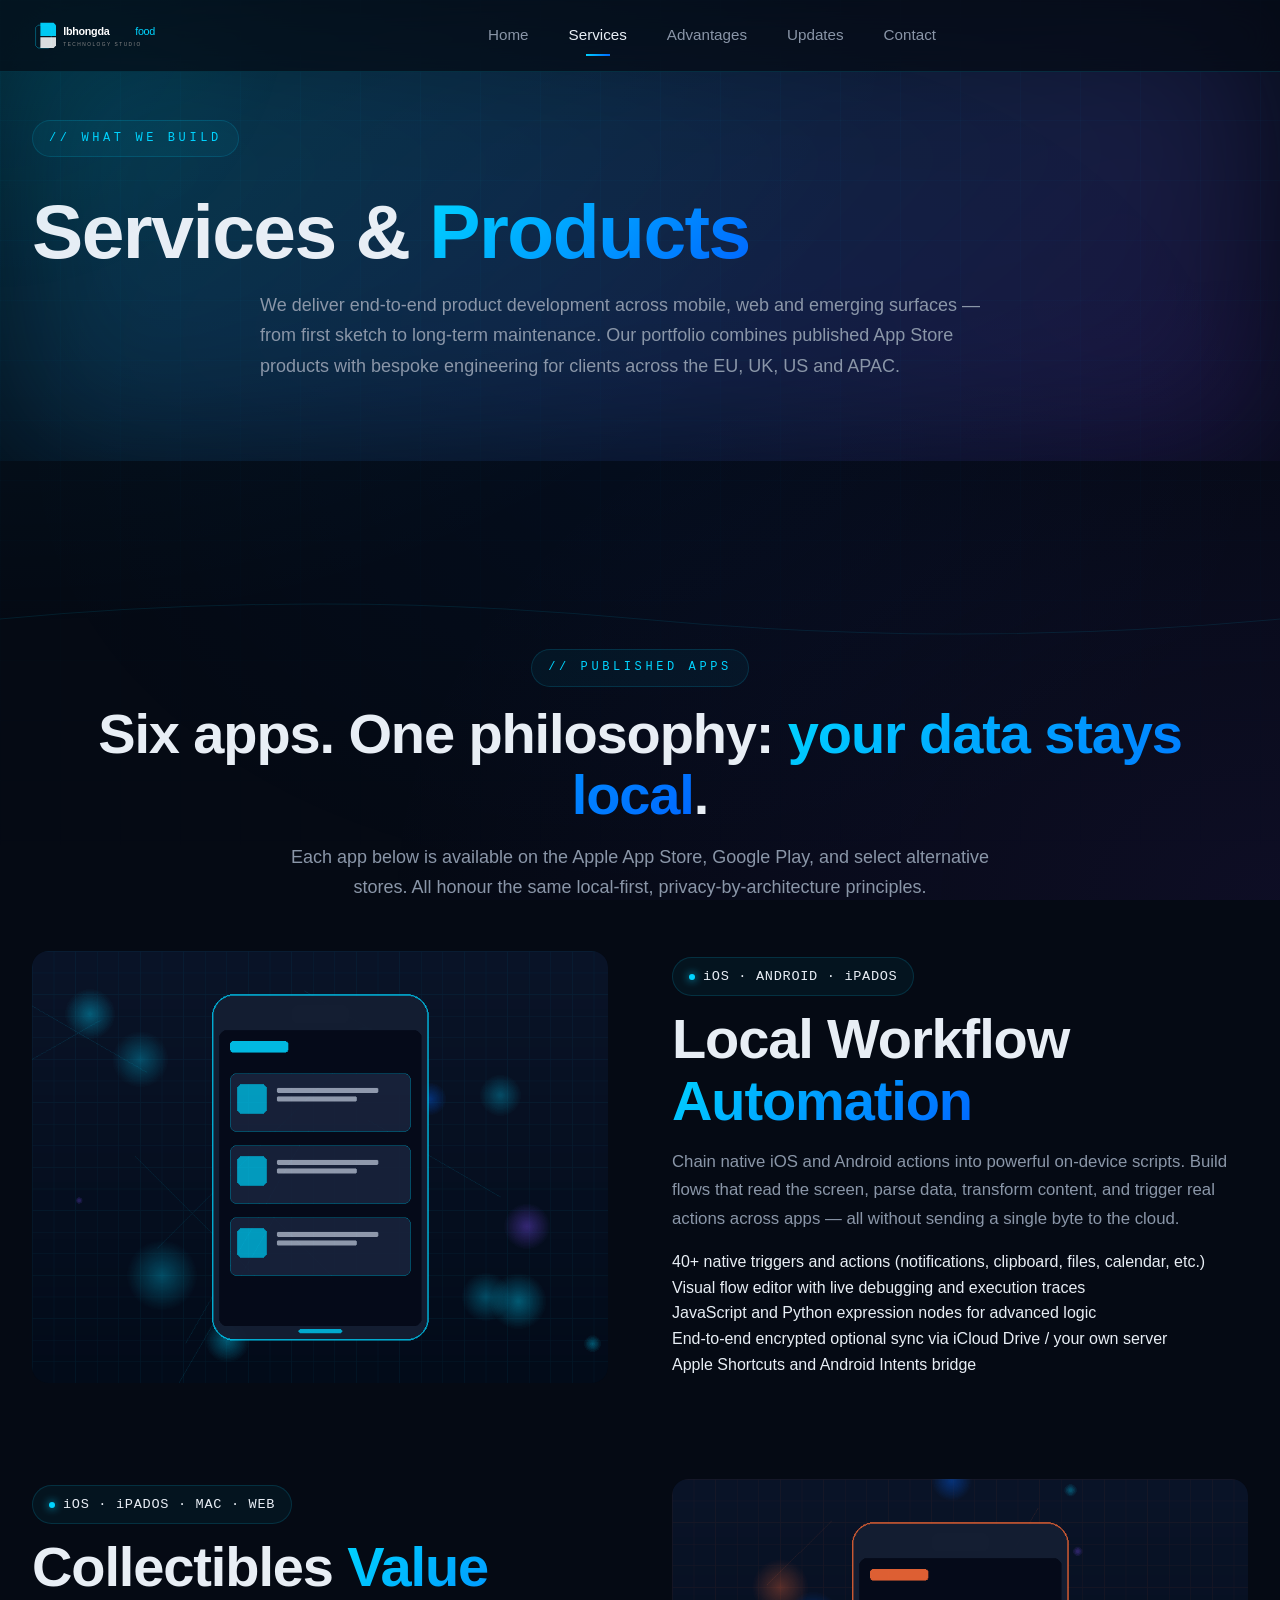
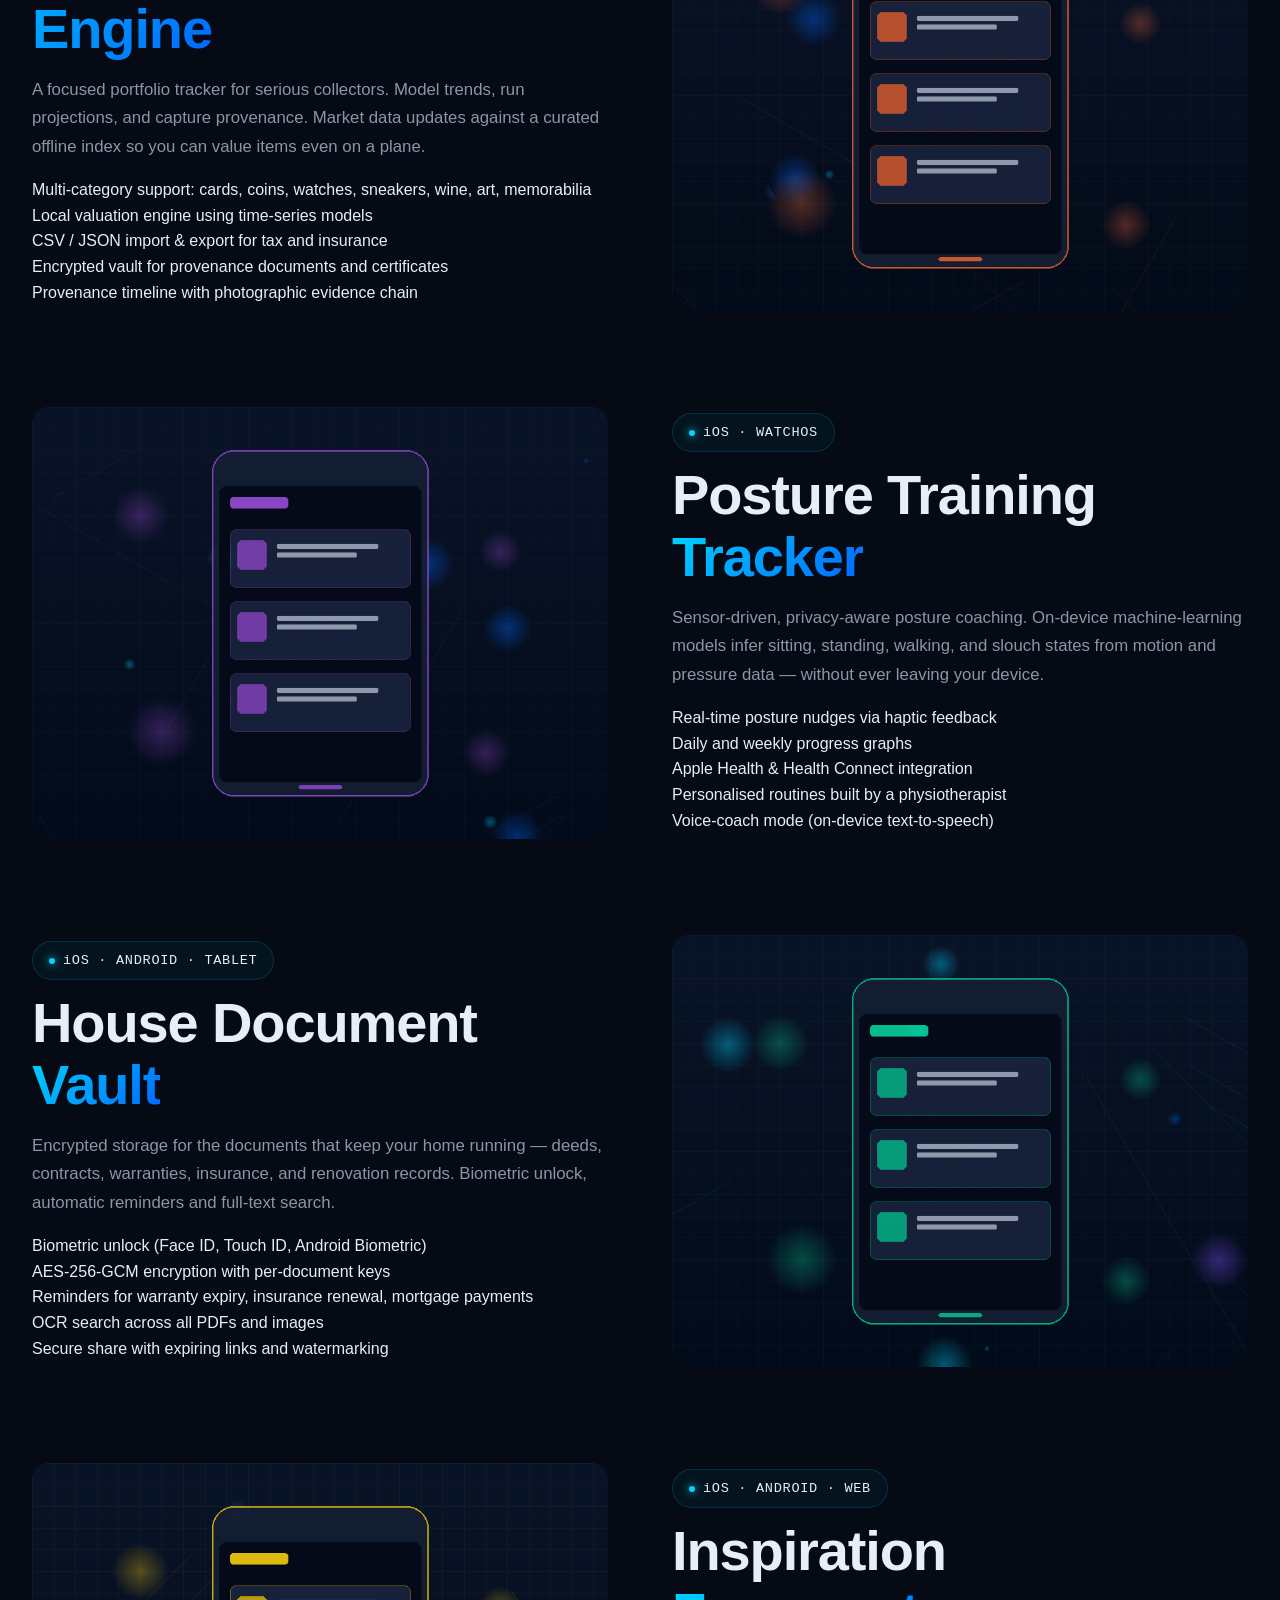
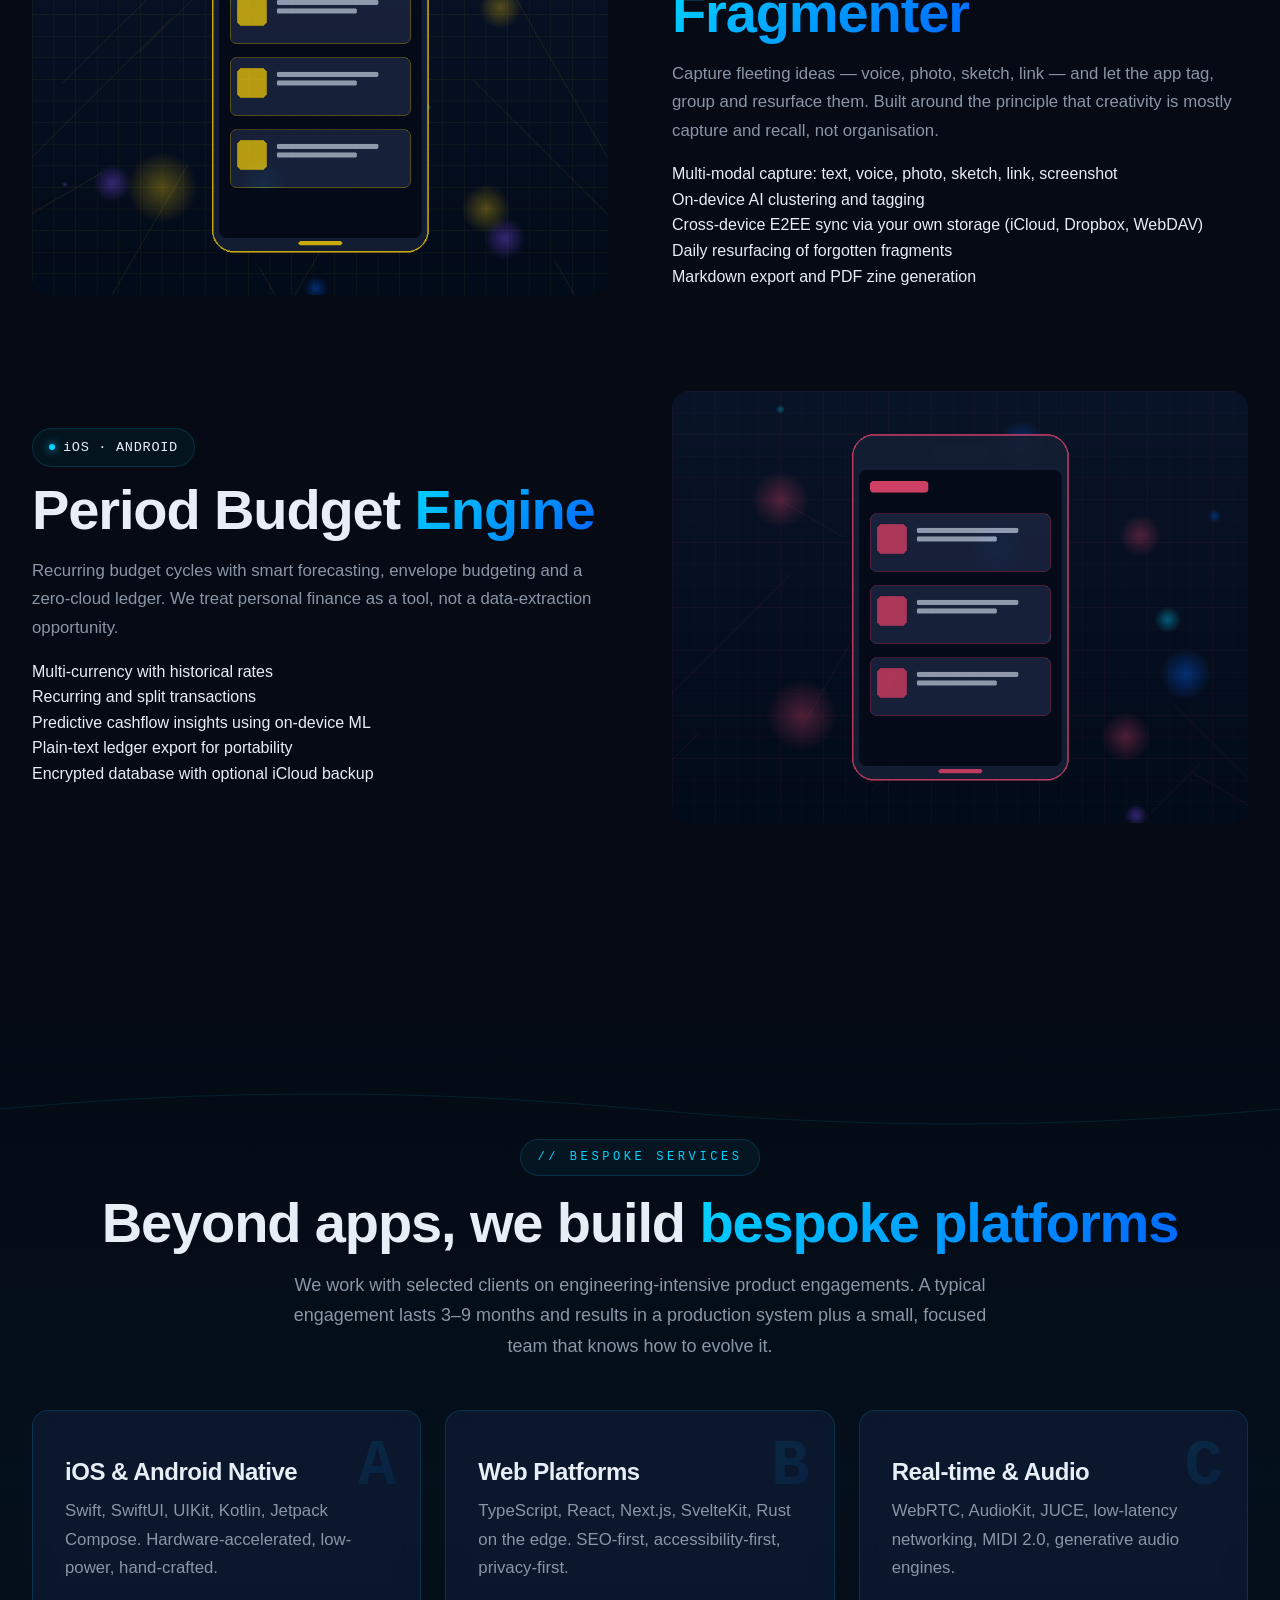
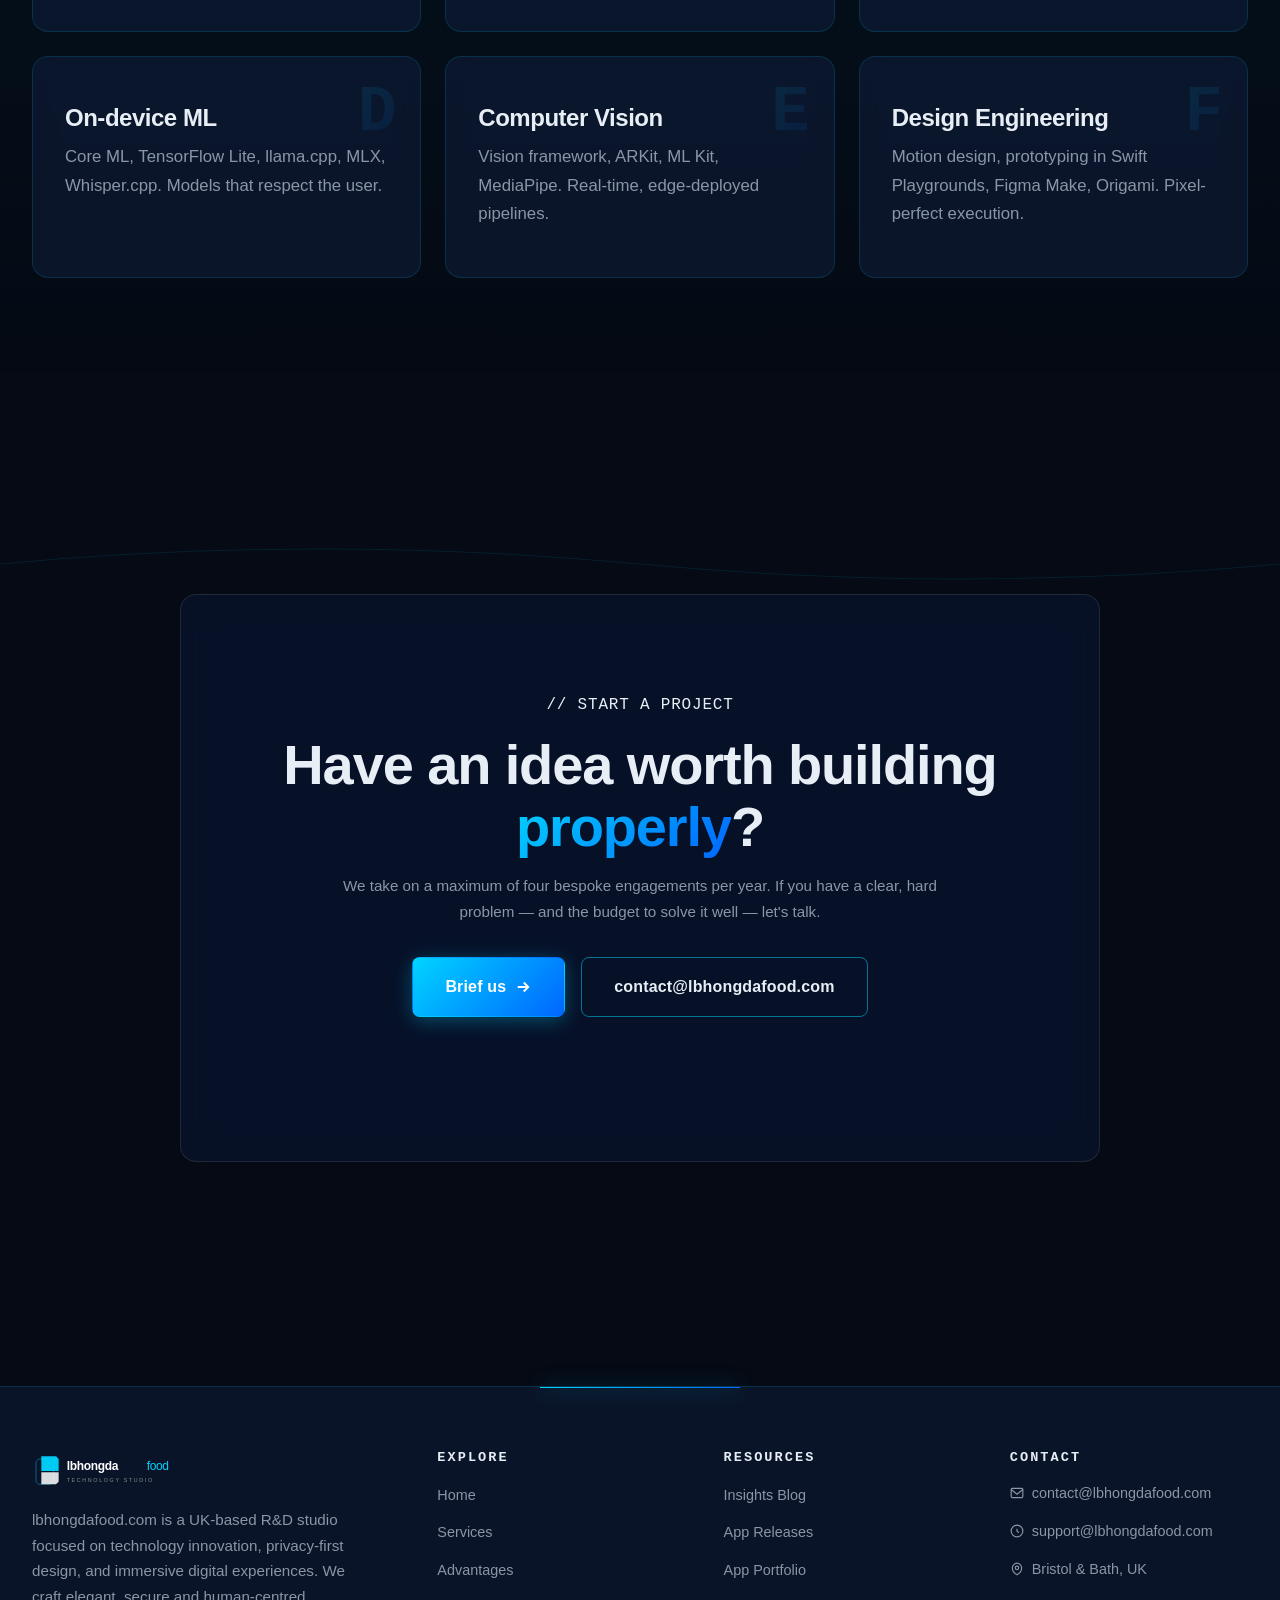
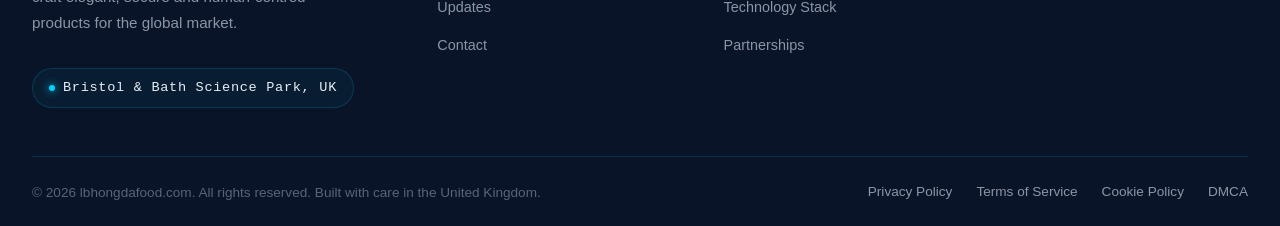
<file: services.html>
<!DOCTYPE html>
<html lang="en" dir="ltr">
<head>
<meta charset="UTF-8">
<meta http-equiv="X-UA-Compatible" content="IE=edge">
<meta name="viewport" content="width=device-width, initial-scale=1.0, viewport-fit=cover">
<meta name="theme-color" content="#050a14">
<meta name="color-scheme" content="dark">
<meta name="format-detection" content="telephone=no">

<title>Services & Products | lbhongdafood.com</title>
<meta name="description" content="Six privacy-first mobile apps and bespoke product engineering services from lbhongdafood.com. iOS, Android and web development with a focus on local data and elegant UX.">
<meta name="keywords" content="mobile app development, iOS, Android, Swift, Kotlin, web development, privacy-first apps, programmatic generation, generative design, bespoke engineering, lbhongdafood">
<meta name="author" content="lbhongdafood.com">
<meta name="robots" content="index, follow, max-image-preview:large, max-snippet:-1, max-video-preview:-1">
<meta name="googlebot" content="index, follow">
<meta name="bingbot" content="index, follow">
<meta name="rating" content="general">
<meta name="distribution" content="global">
<meta name="revisit-after" content="7 days">
<meta name="language" content="English">
<meta name="geo.region" content="GB">
<meta name="geo.placename" content="Bristol, Bath">

<!-- Open Graph -->
<meta property="og:type" content="website">
<meta property="og:site_name" content="lbhongdafood.com">
<meta property="og:title" content="Services & Products | lbhongdafood.com">
<meta property="og:description" content="Six privacy-first mobile apps and bespoke product engineering services from lbhongdafood.com. iOS, Android and web development with a focus on local data and elegant UX.">
<meta property="og:url" content="https://lbhongdafood.com/services.html">
<meta property="og:image" content="https://lbhongdafood.com/images/og-image.png">
<meta property="og:image:width" content="1200">
<meta property="og:image:height" content="630">
<meta property="og:locale" content="en_US">
<meta property="og:locale:alternate" content="en_GB">
<meta property="og:locale:alternate" content="en_CA">
<meta property="og:locale:alternate" content="en_AU">

<!-- Twitter Card -->
<meta name="twitter:card" content="summary_large_image">
<meta name="twitter:title" content="Services & Products | lbhongdafood.com">
<meta name="twitter:description" content="Six privacy-first mobile apps and bespoke product engineering services from lbhongdafood.com. iOS, Android and web development with a focus on local data and elegant UX.">
<meta name="twitter:image" content="https://lbhongdafood.com/images/og-image.png">

<!-- Canonical -->
<link rel="canonical" href="https://lbhongdafood.com/services.html">
<link rel="alternate" hreflang="en" href="https://lbhongdafood.com/services.html">
<link rel="alternate" hreflang="x-default" href="https://lbhongdafood.com/services.html">

<!-- Favicon -->
<link rel="icon" type="image/png" sizes="32x32" href="images/favicon.png">
<link rel="icon" type="image/png" sizes="16x16" href="images/favicon.png">
<link rel="apple-touch-icon" sizes="180x180" href="images/favicon.png">
<link rel="manifest" href="site.webmanifest">

<!-- Preconnect for performance -->
<link rel="preconnect" href="https://fonts.googleapis.com">
<link rel="dns-prefetch" href="https://fonts.googleapis.com">

<!-- Stylesheets -->
<link rel="stylesheet" href="css/main.css">
<link rel="stylesheet" href="css/animations.css">
<link rel="stylesheet" href="css/responsive.css">

<!-- JSON-LD Structured Data -->
<script type="application/ld+json">
{
  "@context": "https://schema.org",
  "@type": "Organization",
  "name": "lbhongdafood.com",
  "url": "https://lbhongdafood.com",
  "logo": "https://lbhongdafood.com/images/logo.svg",
  "email": "contact@lbhongdafood.com",
  "description": "Six privacy-first mobile apps and bespoke product engineering services from lbhongdafood.com. iOS, Android and web development with a focus on local data and elegant UX.",
  "address": {
    "@type": "PostalAddress",
    "addressLocality": "Bristol",
    "addressRegion": "England",
    "addressCountry": "GB"
  },
  "sameAs": []
}
</script>
</head>
<body>

<header class="site-header" role="banner">
  <div class="container">
    <a href="index.html" class="site-logo" aria-label="lbhongdafood home">
      <img src="images/logo.svg" alt="lbhongdafood.com logo" width="240" height="60">
    </a>
    <nav class="main-nav" role="navigation" aria-label="Primary navigation">
      <a href="index.html" >Home</a>
      <a href="services.html" class="active">Services</a>
      <a href="advantages.html" >Advantages</a>
      <a href="updates.html" >Updates</a>
      <a href="contact.html" >Contact</a>
    </nav>
    <div class="header-cta">
      <a href="contact.html" class="btn btn-primary" style="display:none;">
        <span>Get in touch</span>
      </a>
      <button class="menu-toggle" aria-label="Open menu" aria-expanded="false">
        <span></span>
        <span></span>
        <span></span>
      </button>
    </div>
  </div>
</header>

<nav class="mobile-nav" role="navigation" aria-label="Mobile navigation">
  <a href="index.html">Home</a>
  <a href="services.html">Services</a>
  <a href="advantages.html">Advantages</a>
  <a href="updates.html">Updates</a>
  <a href="contact.html">Contact</a>
</nav>

<div data-scroll-progress style="position:fixed;top:0;left:0;height:2px;background:linear-gradient(90deg,#00d4ff,#0066ff,#7c3aed,#ff3282);z-index:9999;width:0;transition:width 0.1s;"></div>
<main>
<section class="page-header section" style="padding-top:calc(var(--header-height) + var(--space-7)); padding-bottom:var(--space-6); position:relative; overflow:hidden;">
  <div class="aurora-bg"></div>
  <div class="container" style="position:relative; z-index:1;">
    <div class="section-title reveal" style="text-align:left;">
      <span class="eyebrow mono">// WHAT WE BUILD</span>
      <h1 style="font-size:clamp(2.5rem, 6vw, 5rem); margin-top:1rem;">Services & <span class="gradient-text">Products</span></h1>
      <p style="max-width:760px; margin-top:1rem;">We deliver end-to-end product development across mobile, web and emerging surfaces — from first sketch to long-term maintenance. Our portfolio combines published App Store products with bespoke engineering for clients across the EU, UK, US and APAC.</p>
    </div>
  </div>
</section>

<section class="section" id="apps">
  <div class="container">
    <div class="section-title reveal">
      <span class="eyebrow mono">// PUBLISHED APPS</span>
      <h2>Six apps. One philosophy: <span class="gradient-text">your data stays local</span>.</h2>
      <p>Each app below is available on the Apple App Store, Google Play, and select alternative stores. All honour the same local-first, privacy-by-architecture principles.</p>
    </div>

    <!-- App 1 -->
    <div class="grid grid-2 reveal" style="gap:var(--space-8); margin-bottom:var(--space-9); align-items:center;">
      <div class="image-hover">
        <img src="images/app-automation.png" alt="Local Workflow Automation app" width="800" height="600" loading="lazy" style="border-radius:var(--radius-lg);">
      </div>
      <div>
        <div class="tech-pill" style="margin-bottom:var(--space-3);"><span class="dot"></span> <span class="mono">iOS · ANDROID · iPADOS</span></div>
        <h2 style="margin-bottom:var(--space-4);">Local Workflow <span class="gradient-text">Automation</span></h2>
        <p>Chain native iOS and Android actions into powerful on-device scripts. Build flows that read the screen, parse data, transform content, and trigger real actions across apps — all without sending a single byte to the cloud.</p>
        <ul class="feature-list" style="margin-top:var(--space-4);">
          <li>40+ native triggers and actions (notifications, clipboard, files, calendar, etc.)</li>
          <li>Visual flow editor with live debugging and execution traces</li>
          <li>JavaScript and Python expression nodes for advanced logic</li>
          <li>End-to-end encrypted optional sync via iCloud Drive / your own server</li>
          <li>Apple Shortcuts and Android Intents bridge</li>
        </ul>
      </div>
    </div>

    <!-- App 2 -->
    <div class="grid grid-2 reveal" style="gap:var(--space-8); margin-bottom:var(--space-9); align-items:center;">
      <div style="order:1;">
        <div class="tech-pill" style="margin-bottom:var(--space-3);"><span class="dot"></span> <span class="mono">iOS · iPADOS · MAC · WEB</span></div>
        <h2 style="margin-bottom:var(--space-4);">Collectibles <span class="gradient-text">Value Engine</span></h2>
        <p>A focused portfolio tracker for serious collectors. Model trends, run projections, and capture provenance. Market data updates against a curated offline index so you can value items even on a plane.</p>
        <ul class="feature-list" style="margin-top:var(--space-4);">
          <li>Multi-category support: cards, coins, watches, sneakers, wine, art, memorabilia</li>
          <li>Local valuation engine using time-series models</li>
          <li>CSV / JSON import & export for tax and insurance</li>
          <li>Encrypted vault for provenance documents and certificates</li>
          <li>Provenance timeline with photographic evidence chain</li>
        </ul>
      </div>
      <div class="image-hover" style="order:2;">
        <img src="images/app-collectibles.png" alt="Collectibles Value Engine app" width="800" height="600" loading="lazy" style="border-radius:var(--radius-lg);">
      </div>
    </div>

    <!-- App 3 -->
    <div class="grid grid-2 reveal" style="gap:var(--space-8); margin-bottom:var(--space-9); align-items:center;">
      <div class="image-hover">
        <img src="images/app-fitness.png" alt="Posture Training Tracker app" width="800" height="600" loading="lazy" style="border-radius:var(--radius-lg);">
      </div>
      <div>
        <div class="tech-pill" style="margin-bottom:var(--space-3);"><span class="dot"></span> <span class="mono">iOS · WATCHOS</span></div>
        <h2 style="margin-bottom:var(--space-4);">Posture Training <span class="gradient-text">Tracker</span></h2>
        <p>Sensor-driven, privacy-aware posture coaching. On-device machine-learning models infer sitting, standing, walking, and slouch states from motion and pressure data — without ever leaving your device.</p>
        <ul class="feature-list" style="margin-top:var(--space-4);">
          <li>Real-time posture nudges via haptic feedback</li>
          <li>Daily and weekly progress graphs</li>
          <li>Apple Health & Health Connect integration</li>
          <li>Personalised routines built by a physiotherapist</li>
          <li>Voice-coach mode (on-device text-to-speech)</li>
        </ul>
      </div>
    </div>

    <!-- App 4 -->
    <div class="grid grid-2 reveal" style="gap:var(--space-8); margin-bottom:var(--space-9); align-items:center;">
      <div>
        <div class="tech-pill" style="margin-bottom:var(--space-3);"><span class="dot"></span> <span class="mono">iOS · ANDROID · TABLET</span></div>
        <h2 style="margin-bottom:var(--space-4);">House Document <span class="gradient-text">Vault</span></h2>
        <p>Encrypted storage for the documents that keep your home running — deeds, contracts, warranties, insurance, and renovation records. Biometric unlock, automatic reminders and full-text search.</p>
        <ul class="feature-list" style="margin-top:var(--space-4);">
          <li>Biometric unlock (Face ID, Touch ID, Android Biometric)</li>
          <li>AES-256-GCM encryption with per-document keys</li>
          <li>Reminders for warranty expiry, insurance renewal, mortgage payments</li>
          <li>OCR search across all PDFs and images</li>
          <li>Secure share with expiring links and watermarking</li>
        </ul>
      </div>
      <div class="image-hover">
        <img src="images/app-house.png" alt="House Document Vault app" width="800" height="600" loading="lazy" style="border-radius:var(--radius-lg);">
      </div>
    </div>

    <!-- App 5 -->
    <div class="grid grid-2 reveal" style="gap:var(--space-8); margin-bottom:var(--space-9); align-items:center;">
      <div class="image-hover">
        <img src="images/app-inspiration.png" alt="Inspiration Fragmenter app" width="800" height="600" loading="lazy" style="border-radius:var(--radius-lg);">
      </div>
      <div>
        <div class="tech-pill" style="margin-bottom:var(--space-3);"><span class="dot"></span> <span class="mono">iOS · ANDROID · WEB</span></div>
        <h2 style="margin-bottom:var(--space-4);">Inspiration <span class="gradient-text">Fragmenter</span></h2>
        <p>Capture fleeting ideas — voice, photo, sketch, link — and let the app tag, group and resurface them. Built around the principle that creativity is mostly capture and recall, not organisation.</p>
        <ul class="feature-list" style="margin-top:var(--space-4);">
          <li>Multi-modal capture: text, voice, photo, sketch, link, screenshot</li>
          <li>On-device AI clustering and tagging</li>
          <li>Cross-device E2EE sync via your own storage (iCloud, Dropbox, WebDAV)</li>
          <li>Daily resurfacing of forgotten fragments</li>
          <li>Markdown export and PDF zine generation</li>
        </ul>
      </div>
    </div>

    <!-- App 6 -->
    <div class="grid grid-2 reveal" style="gap:var(--space-8); align-items:center;">
      <div>
        <div class="tech-pill" style="margin-bottom:var(--space-3);"><span class="dot"></span> <span class="mono">iOS · ANDROID</span></div>
        <h2 style="margin-bottom:var(--space-4);">Period Budget <span class="gradient-text">Engine</span></h2>
        <p>Recurring budget cycles with smart forecasting, envelope budgeting and a zero-cloud ledger. We treat personal finance as a tool, not a data-extraction opportunity.</p>
        <ul class="feature-list" style="margin-top:var(--space-4);">
          <li>Multi-currency with historical rates</li>
          <li>Recurring and split transactions</li>
          <li>Predictive cashflow insights using on-device ML</li>
          <li>Plain-text ledger export for portability</li>
          <li>Encrypted database with optional iCloud backup</li>
        </ul>
      </div>
      <div class="image-hover">
        <img src="images/app-budget.png" alt="Period Budget Engine app" width="800" height="600" loading="lazy" style="border-radius:var(--radius-lg);">
      </div>
    </div>
  </div>
</section>

<section class="section" style="background: linear-gradient(180deg, transparent, rgba(0, 212, 255, 0.03) 50%, transparent);">
  <div class="container">
    <div class="section-title reveal">
      <span class="eyebrow mono">// BESPOKE SERVICES</span>
      <h2>Beyond apps, we build <span class="gradient-text">bespoke platforms</span></h2>
      <p>We work with selected clients on engineering-intensive product engagements. A typical engagement lasts 3–9 months and results in a production system plus a small, focused team that knows how to evolve it.</p>
    </div>
    <div class="grid grid-3 stagger">
      <div class="service-card reveal">
        <div class="service-card-number">A</div>
        <h3>iOS & Android Native</h3>
        <p>Swift, SwiftUI, UIKit, Kotlin, Jetpack Compose. Hardware-accelerated, low-power, hand-crafted.</p>
      </div>
      <div class="service-card reveal">
        <div class="service-card-number">B</div>
        <h3>Web Platforms</h3>
        <p>TypeScript, React, Next.js, SvelteKit, Rust on the edge. SEO-first, accessibility-first, privacy-first.</p>
      </div>
      <div class="service-card reveal">
        <div class="service-card-number">C</div>
        <h3>Real-time & Audio</h3>
        <p>WebRTC, AudioKit, JUCE, low-latency networking, MIDI 2.0, generative audio engines.</p>
      </div>
      <div class="service-card reveal">
        <div class="service-card-number">D</div>
        <h3>On-device ML</h3>
        <p>Core ML, TensorFlow Lite, llama.cpp, MLX, Whisper.cpp. Models that respect the user.</p>
      </div>
      <div class="service-card reveal">
        <div class="service-card-number">E</div>
        <h3>Computer Vision</h3>
        <p>Vision framework, ARKit, ML Kit, MediaPipe. Real-time, edge-deployed pipelines.</p>
      </div>
      <div class="service-card reveal">
        <div class="service-card-number">F</div>
        <h3>Design Engineering</h3>
        <p>Motion design, prototyping in Swift Playgrounds, Figma Make, Origami. Pixel-perfect execution.</p>
      </div>
    </div>
  </div>
</section>

<section class="section">
  <div class="container">
    <div class="card glass reveal" style="text-align:center; padding:var(--space-9) var(--space-5); max-width:920px; margin:0 auto;">
      <span class="eyebrow mono">// START A PROJECT</span>
      <h2 style="margin-top:var(--space-4);">Have an idea worth building <span class="gradient-text">properly</span>?</h2>
      <p style="max-width:640px; margin:var(--space-4) auto var(--space-6);">We take on a maximum of four bespoke engagements per year. If you have a clear, hard problem — and the budget to solve it well — let's talk.</p>
      <div class="hero-cta" style="justify-content:center;">
        <a href="contact.html" class="btn btn-primary btn-large">
          <span>Brief us</span>
          <svg class="icon" viewBox="0 0 24 24" fill="none" stroke="currentColor" stroke-width="2.5"><path d="M5 12 L19 12 M13 6 L19 12 L13 18"/></svg>
        </a>
        <a href="mailto:contact@lbhongdafood.com" class="btn btn-secondary btn-large">
          <span>contact@lbhongdafood.com</span>
        </a>
      </div>
    </div>
  </div>
</section>
</main>

<footer class="site-footer" role="contentinfo">
  <div class="container">
    <div class="footer-grid">
      <div class="footer-brand">
        <a href="index.html" aria-label="lbhongdafood home">
          <img src="images/logo.svg" alt="lbhongdafood.com" class="logo" width="200" height="50">
        </a>
        <p>lbhongdafood.com is a UK-based R&D studio focused on technology innovation, privacy-first design, and immersive digital experiences. We craft elegant, secure and human-centred products for the global market.</p>
        <div class="tech-pill" style="margin-top:1rem;">
          <span class="dot"></span>
          <span class="mono">Bristol & Bath Science Park, UK</span>
        </div>
      </div>
      <div class="footer-col">
        <h4>Explore</h4>
        <ul>
          <li><a href="index.html">Home</a></li>
          <li><a href="services.html">Services</a></li>
          <li><a href="advantages.html">Advantages</a></li>
          <li><a href="updates.html">Updates</a></li>
          <li><a href="contact.html">Contact</a></li>
        </ul>
      </div>
      <div class="footer-col">
        <h4>Resources</h4>
        <ul>
          <li><a href="updates.html#blog">Insights Blog</a></li>
          <li><a href="updates.html#releases">App Releases</a></li>
          <li><a href="services.html#apps">App Portfolio</a></li>
          <li><a href="advantages.html#tech">Technology Stack</a></li>
          <li><a href="contact.html#partnership">Partnerships</a></li>
        </ul>
      </div>
      <div class="footer-col">
        <h4>Contact</h4>
        <ul>
          <li>
            <a href="mailto:contact@lbhongdafood.com">
              <svg class="icon" viewBox="0 0 24 24" fill="none" stroke="currentColor" stroke-width="2"><rect x="2" y="4" width="20" height="16" rx="2"/><path d="M2 6 L12 14 L22 6"/></svg>
              contact@lbhongdafood.com
            </a>
          </li>
          <li>
            <a href="mailto:support@lbhongdafood.com">
              <svg class="icon" viewBox="0 0 24 24" fill="none" stroke="currentColor" stroke-width="2"><circle cx="12" cy="12" r="10"/><path d="M12 8 V12 L15 15"/></svg>
              support@lbhongdafood.com
            </a>
          </li>
          <li>
            <a href="contact.html">
              <svg class="icon" viewBox="0 0 24 24" fill="none" stroke="currentColor" stroke-width="2"><path d="M12 2 C8 2 4 6 4 10 C4 18 12 22 12 22 C12 22 20 18 20 10 C20 6 16 2 12 2 Z"/><circle cx="12" cy="10" r="3"/></svg>
              Bristol & Bath, UK
            </a>
          </li>
        </ul>
      </div>
    </div>
    <div class="footer-bottom">
      <p>&copy; <span data-year>2026</span> lbhongdafood.com. All rights reserved. Built with care in the United Kingdom.</p>
      <div class="footer-legal">
        <a href="privacy.html">Privacy Policy</a>
        <a href="terms.html">Terms of Service</a>
        <a href="privacy.html#cookies">Cookie Policy</a>
        <a href="privacy.html#dmca">DMCA</a>
      </div>
    </div>
  </div>
</footer>

<script src="js/main.js" defer></script>
<script src="js/animations.js" defer></script>
</body>
</html>
</file>
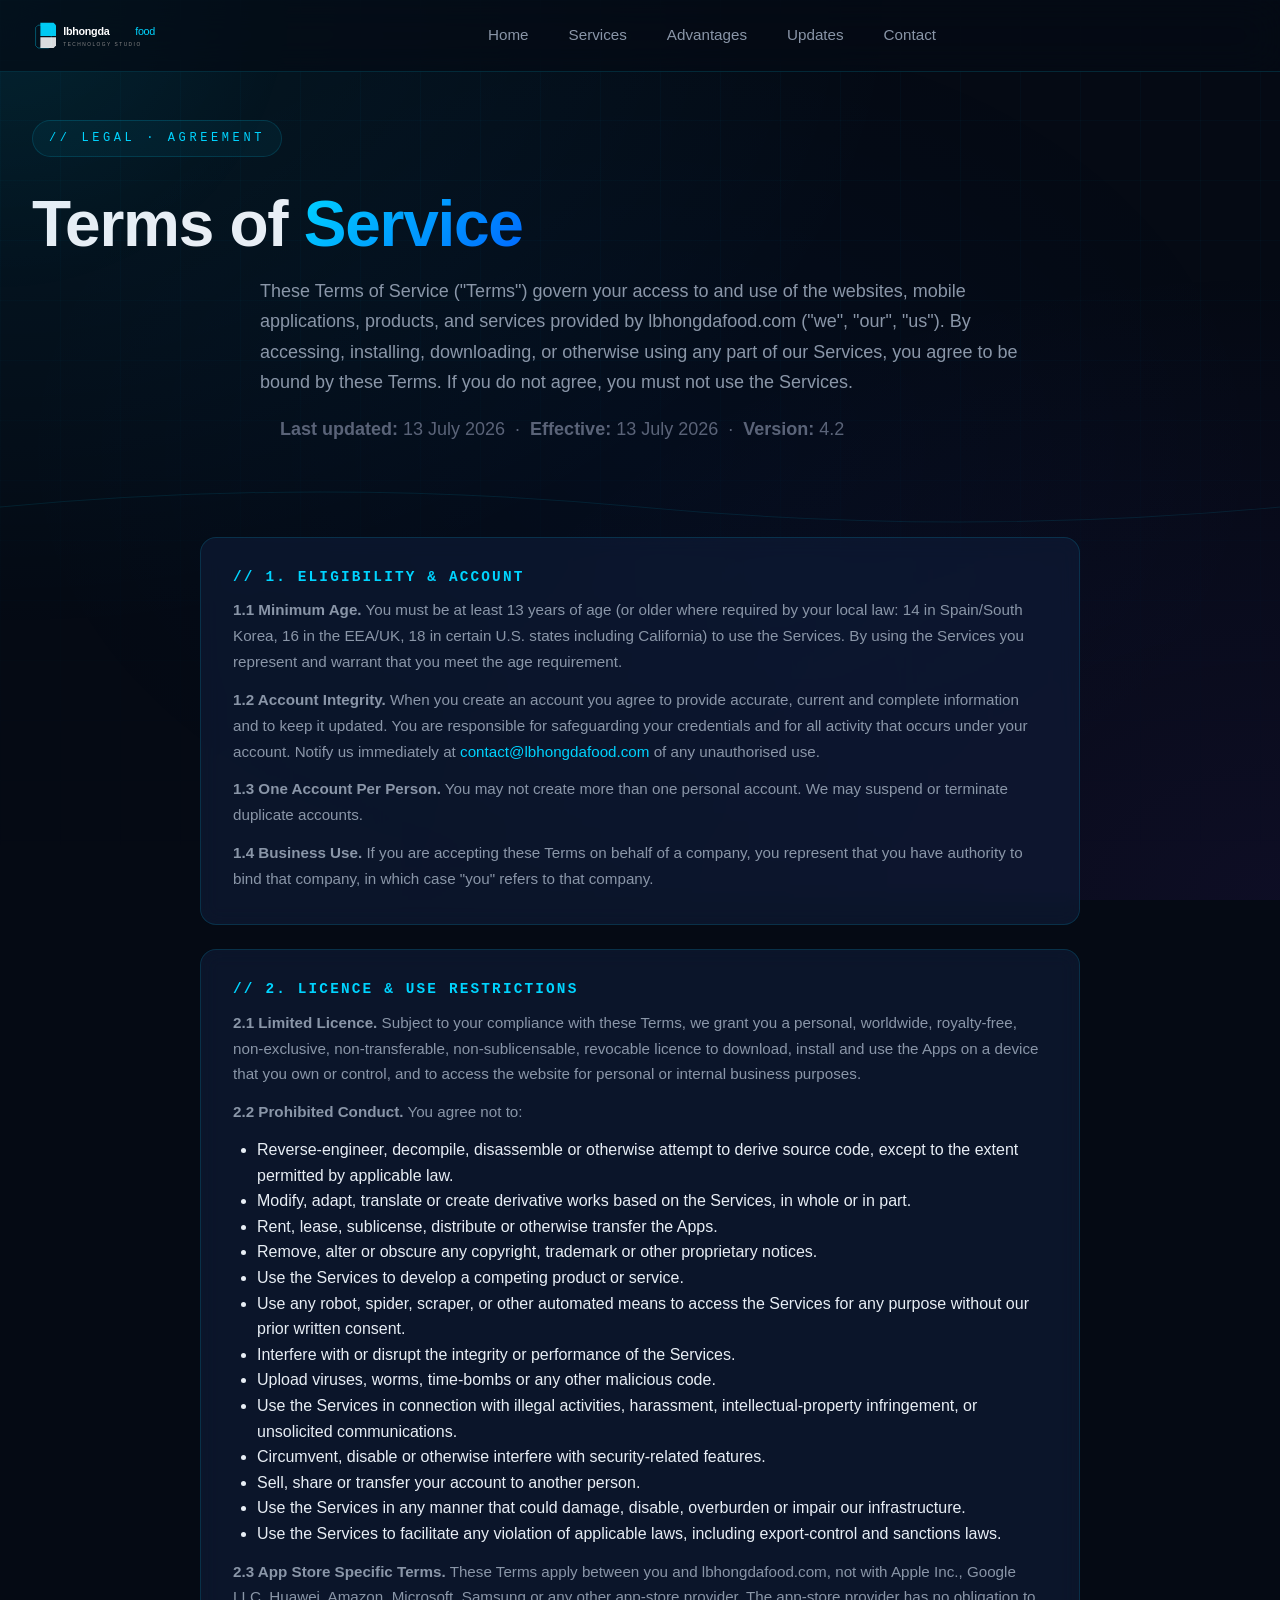
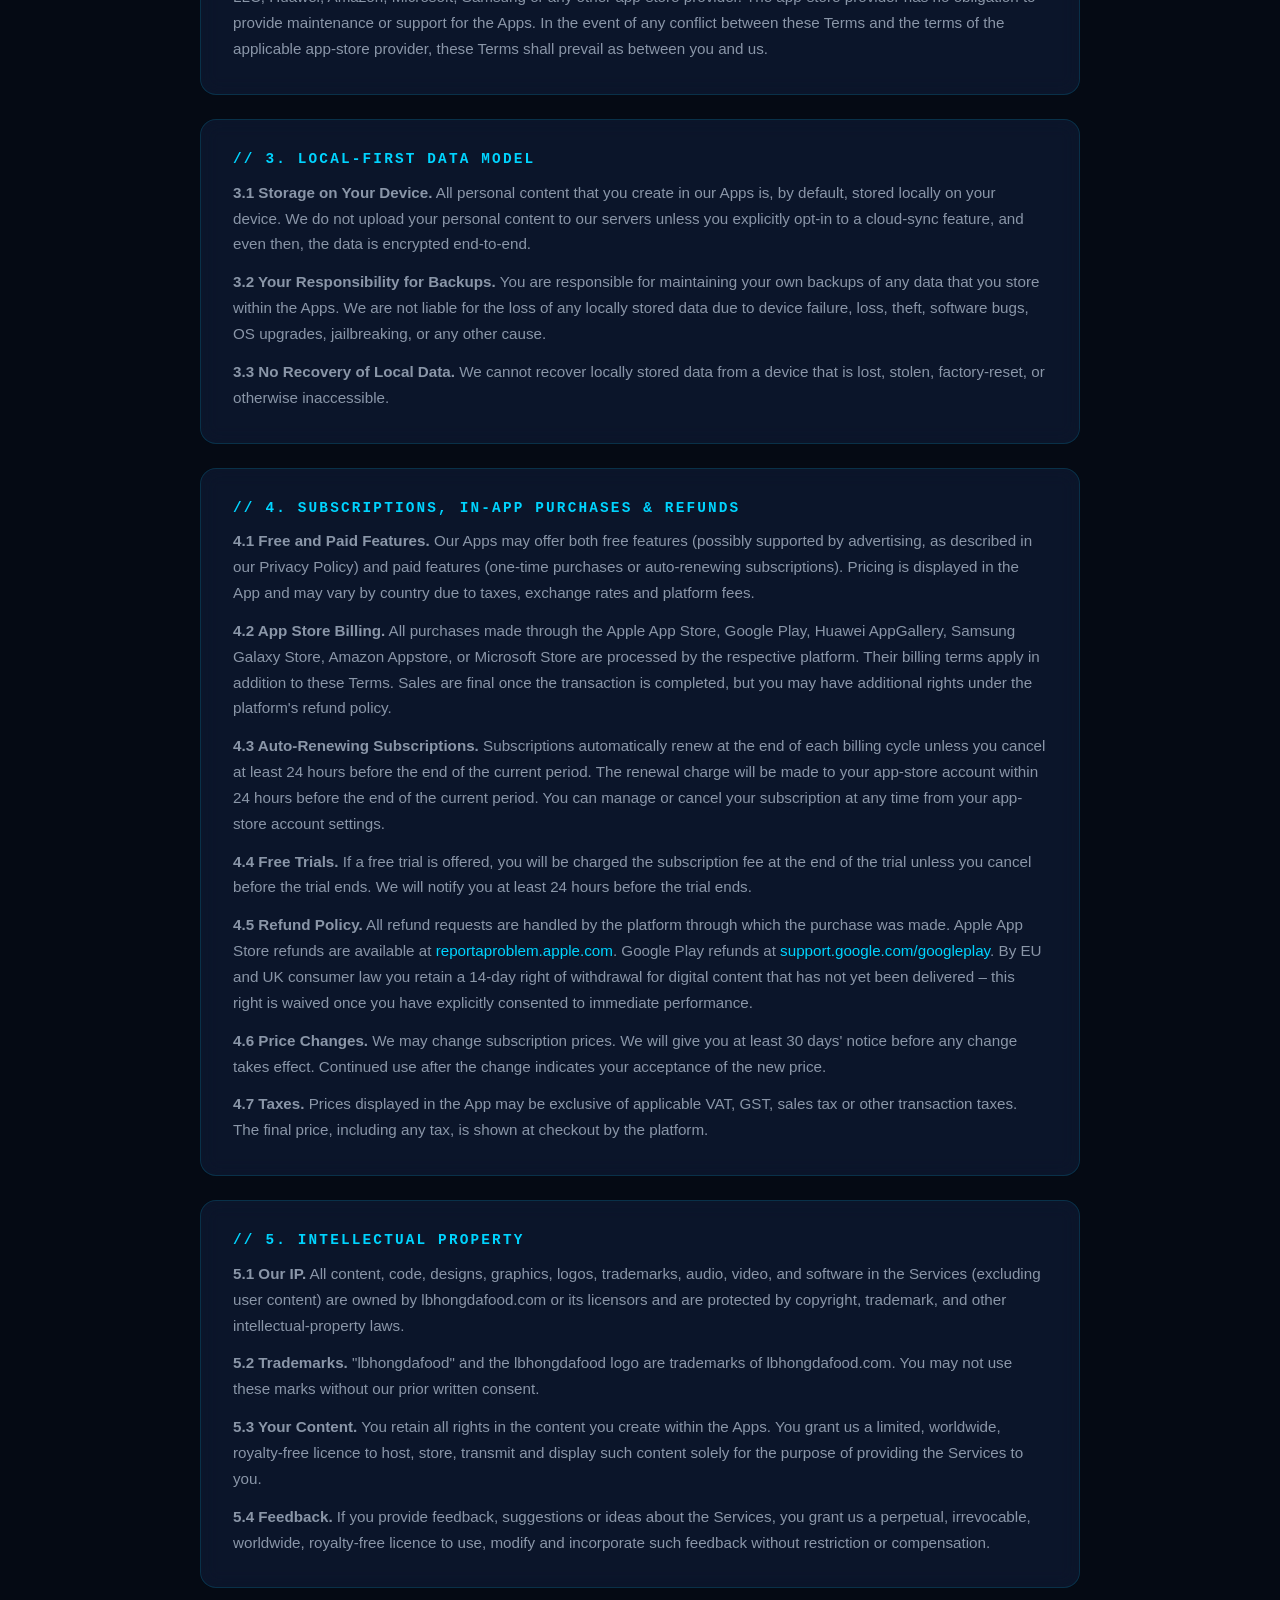
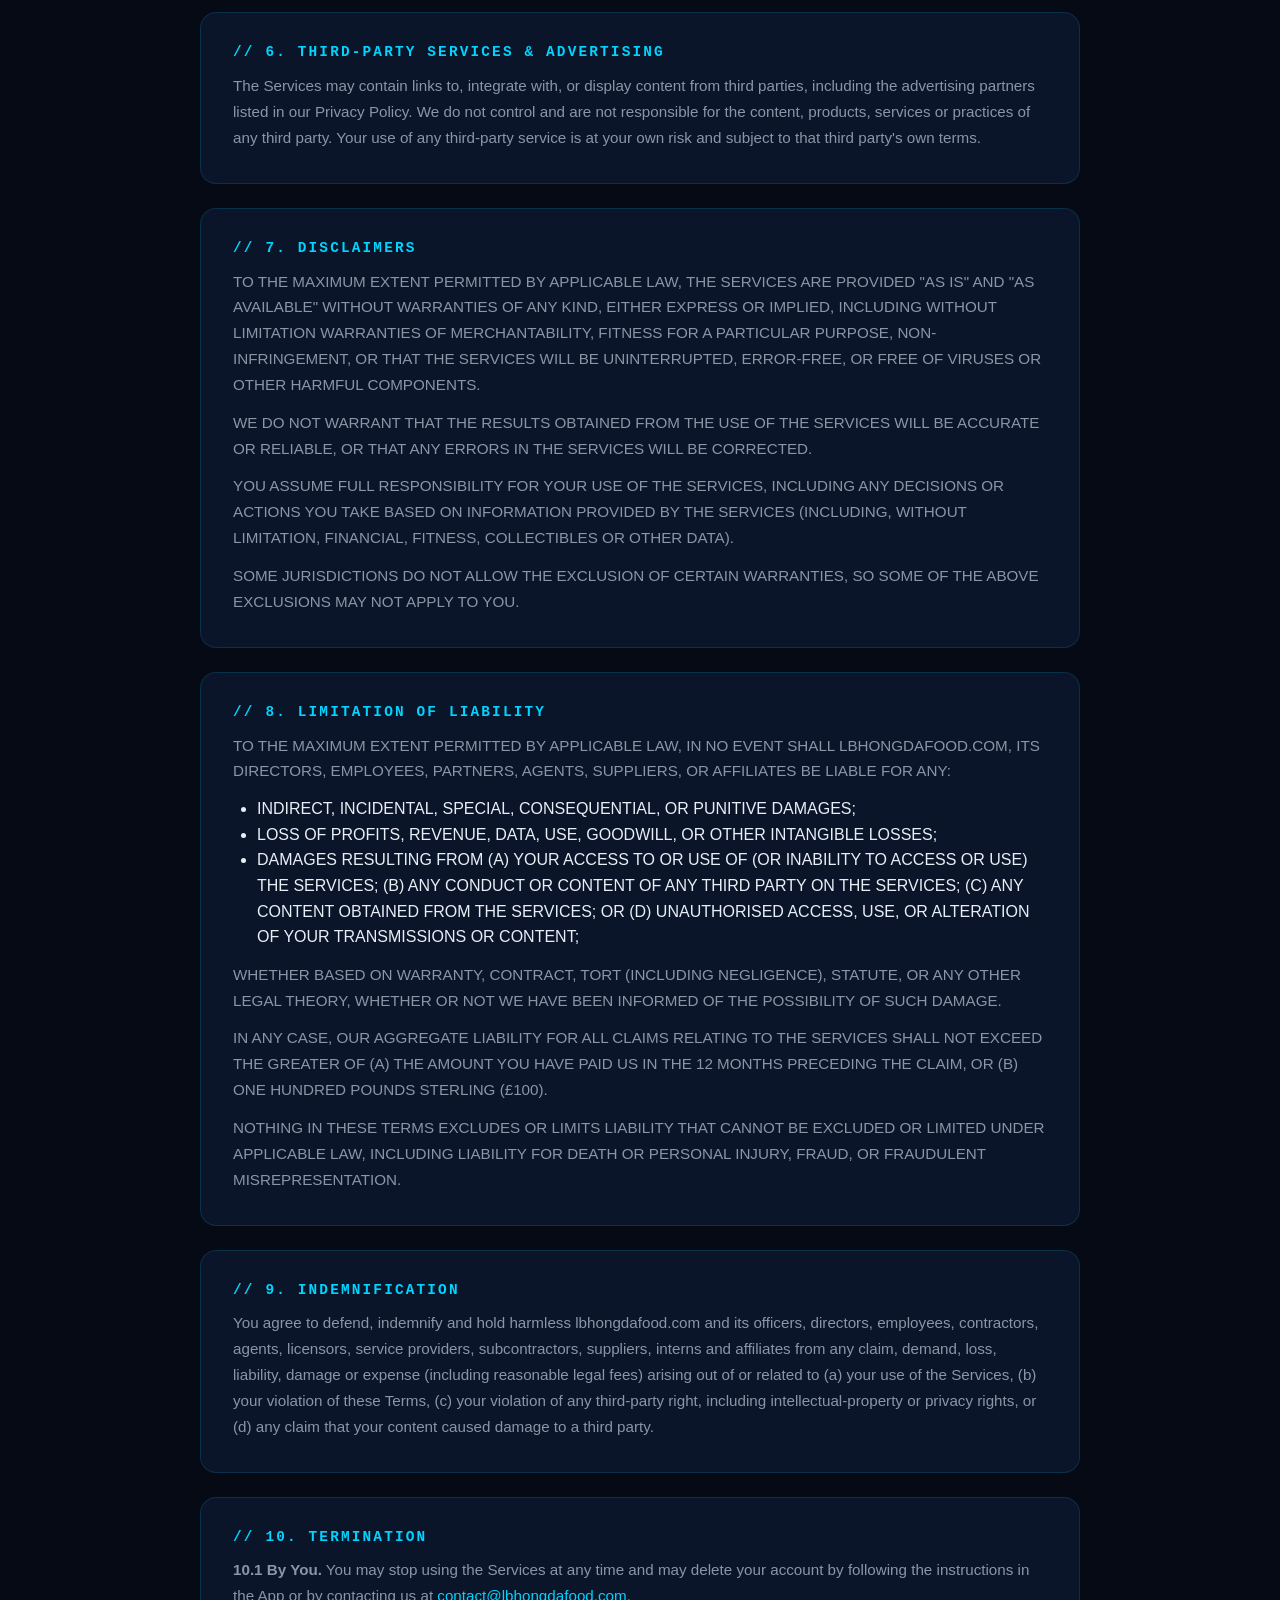
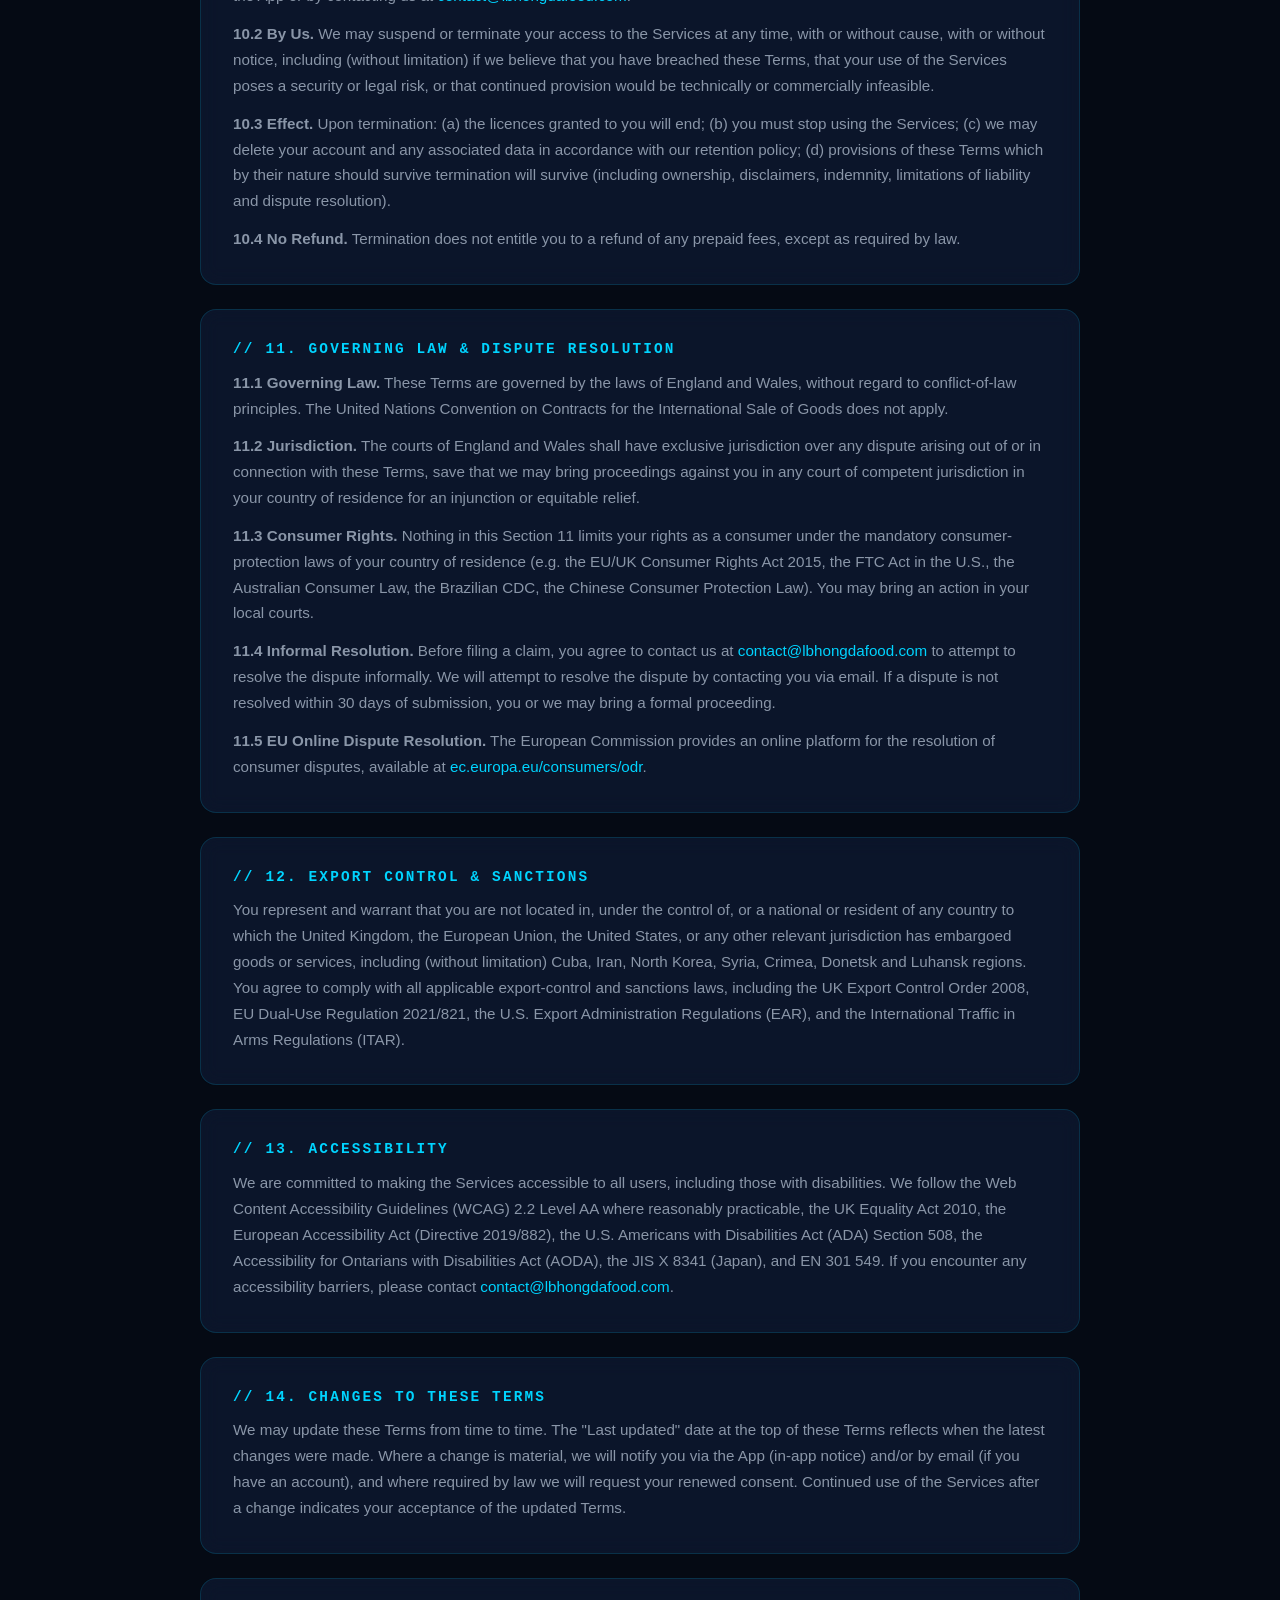
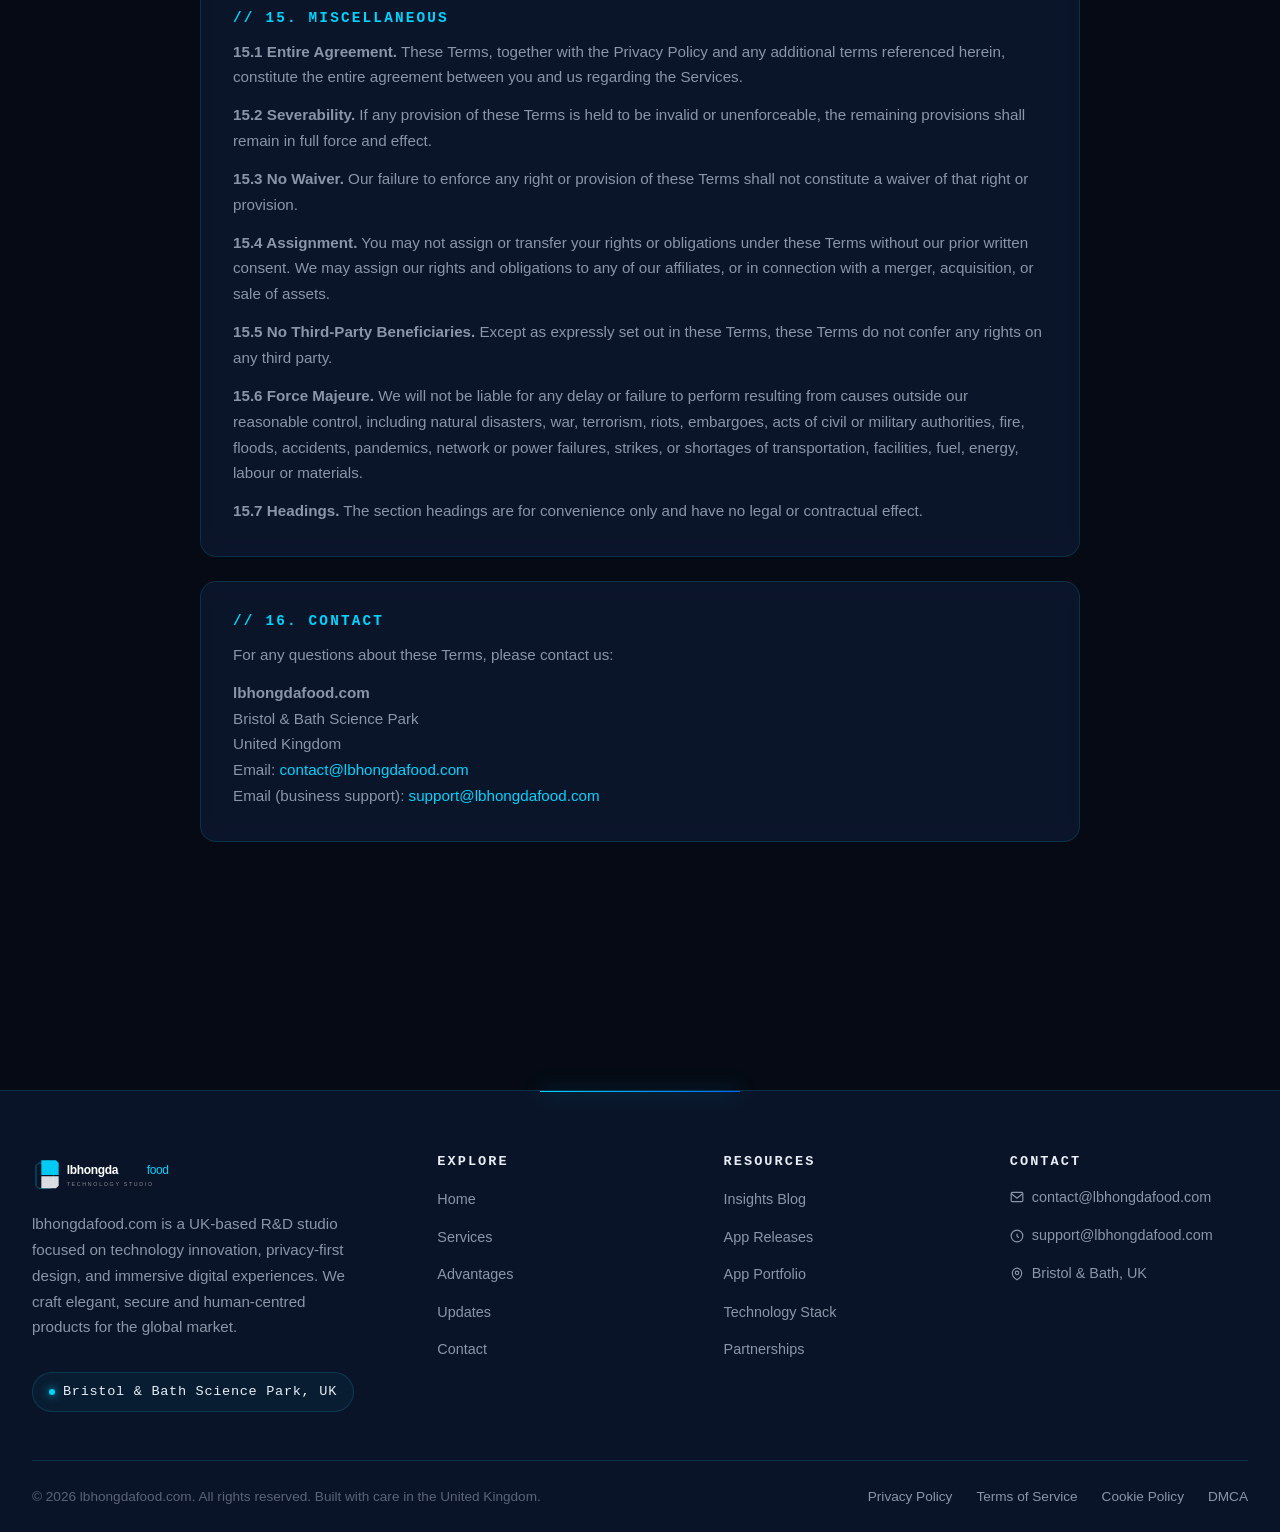
<file: terms.html>
<!DOCTYPE html>
<html lang="en" dir="ltr">
<head>
<meta charset="UTF-8">
<meta http-equiv="X-UA-Compatible" content="IE=edge">
<meta name="viewport" content="width=device-width, initial-scale=1.0, viewport-fit=cover">
<meta name="theme-color" content="#050a14">
<meta name="color-scheme" content="dark">
<meta name="format-detection" content="telephone=no">

<title>Terms of Service | lbhongdafood.com</title>
<meta name="description" content="Terms of Service for lbhongdafood.com — governing your use of our websites, mobile apps, products and services.">
<meta name="keywords" content="terms of service, EULA, terms and conditions, legal agreement, app licence">
<meta name="author" content="lbhongdafood.com">
<meta name="robots" content="index, follow, max-image-preview:large, max-snippet:-1, max-video-preview:-1">
<meta name="googlebot" content="index, follow">
<meta name="bingbot" content="index, follow">
<meta name="rating" content="general">
<meta name="distribution" content="global">
<meta name="revisit-after" content="7 days">
<meta name="language" content="English">
<meta name="geo.region" content="GB">
<meta name="geo.placename" content="Bristol, Bath">

<!-- Open Graph -->
<meta property="og:type" content="website">
<meta property="og:site_name" content="lbhongdafood.com">
<meta property="og:title" content="Terms of Service | lbhongdafood.com">
<meta property="og:description" content="Terms of Service for lbhongdafood.com — governing your use of our websites, mobile apps, products and services.">
<meta property="og:url" content="https://lbhongdafood.com/terms.html">
<meta property="og:image" content="https://lbhongdafood.com/images/og-image.png">
<meta property="og:image:width" content="1200">
<meta property="og:image:height" content="630">
<meta property="og:locale" content="en_US">
<meta property="og:locale:alternate" content="en_GB">
<meta property="og:locale:alternate" content="en_CA">
<meta property="og:locale:alternate" content="en_AU">

<!-- Twitter Card -->
<meta name="twitter:card" content="summary_large_image">
<meta name="twitter:title" content="Terms of Service | lbhongdafood.com">
<meta name="twitter:description" content="Terms of Service for lbhongdafood.com — governing your use of our websites, mobile apps, products and services.">
<meta name="twitter:image" content="https://lbhongdafood.com/images/og-image.png">

<!-- Canonical -->
<link rel="canonical" href="https://lbhongdafood.com/terms.html">
<link rel="alternate" hreflang="en" href="https://lbhongdafood.com/terms.html">
<link rel="alternate" hreflang="x-default" href="https://lbhongdafood.com/terms.html">

<!-- Favicon -->
<link rel="icon" type="image/png" sizes="32x32" href="images/favicon.png">
<link rel="icon" type="image/png" sizes="16x16" href="images/favicon.png">
<link rel="apple-touch-icon" sizes="180x180" href="images/favicon.png">
<link rel="manifest" href="site.webmanifest">

<!-- Preconnect for performance -->
<link rel="preconnect" href="https://fonts.googleapis.com">
<link rel="dns-prefetch" href="https://fonts.googleapis.com">

<!-- Stylesheets -->
<link rel="stylesheet" href="css/main.css">
<link rel="stylesheet" href="css/animations.css">
<link rel="stylesheet" href="css/responsive.css">

<!-- JSON-LD Structured Data -->
<script type="application/ld+json">
{
  "@context": "https://schema.org",
  "@type": "Organization",
  "name": "lbhongdafood.com",
  "url": "https://lbhongdafood.com",
  "logo": "https://lbhongdafood.com/images/logo.svg",
  "email": "contact@lbhongdafood.com",
  "description": "Terms of Service for lbhongdafood.com — governing your use of our websites, mobile apps, products and services.",
  "address": {
    "@type": "PostalAddress",
    "addressLocality": "Bristol",
    "addressRegion": "England",
    "addressCountry": "GB"
  },
  "sameAs": []
}
</script>
</head>
<body>

<header class="site-header" role="banner">
  <div class="container">
    <a href="index.html" class="site-logo" aria-label="lbhongdafood home">
      <img src="images/logo.svg" alt="lbhongdafood.com logo" width="240" height="60">
    </a>
    <nav class="main-nav" role="navigation" aria-label="Primary navigation">
      <a href="index.html" >Home</a>
      <a href="services.html" >Services</a>
      <a href="advantages.html" >Advantages</a>
      <a href="updates.html" >Updates</a>
      <a href="contact.html" >Contact</a>
    </nav>
    <div class="header-cta">
      <a href="contact.html" class="btn btn-primary" style="display:none;">
        <span>Get in touch</span>
      </a>
      <button class="menu-toggle" aria-label="Open menu" aria-expanded="false">
        <span></span>
        <span></span>
        <span></span>
      </button>
    </div>
  </div>
</header>

<nav class="mobile-nav" role="navigation" aria-label="Mobile navigation">
  <a href="index.html">Home</a>
  <a href="services.html">Services</a>
  <a href="advantages.html">Advantages</a>
  <a href="updates.html">Updates</a>
  <a href="contact.html">Contact</a>
</nav>

<div data-scroll-progress style="position:fixed;top:0;left:0;height:2px;background:linear-gradient(90deg,#00d4ff,#0066ff,#7c3aed,#ff3282);z-index:9999;width:0;transition:width 0.1s;"></div>
<main>
<section class="page-header section" style="padding-top:calc(var(--header-height) + var(--space-7)); padding-bottom:var(--space-6);">
  <div class="container">
    <div class="section-title reveal" style="text-align:left; margin-bottom:0;">
      <span class="eyebrow mono">// LEGAL · AGREEMENT</span>
      <h1 style="font-size:clamp(2.25rem, 5vw, 4rem); margin-top:1rem;">Terms of <span class="gradient-text">Service</span></h1>
      <p style="max-width:760px; margin-top:1rem;">These Terms of Service ("Terms") govern your access to and use of the websites, mobile applications, products, and services provided by lbhongdafood.com ("we", "our", "us"). By accessing, installing, downloading, or otherwise using any part of our Services, you agree to be bound by these Terms. If you do not agree, you must not use the Services.</p>
      <p style="margin-top:1rem; color:var(--color-text-dim);"><strong>Last updated:</strong> 13 July 2026 &nbsp;·&nbsp; <strong>Effective:</strong> 13 July 2026 &nbsp;·&nbsp; <strong>Version:</strong> 4.2</p>
    </div>
  </div>
</section>

<section class="section" style="padding-top:0;">
  <div class="container">
    <div style="display:grid; grid-template-columns: 1fr; gap:var(--space-7);">
      <article class="reveal" style="max-width:880px; margin:0 auto;">

        <div class="card" style="margin-bottom:var(--space-5); text-align:left;">
          <h3 style="color:var(--color-primary); font-family:var(--font-mono); font-size:0.9rem; letter-spacing:0.15em; text-transform:uppercase; margin-bottom:var(--space-3);">// 1. Eligibility & Account</h3>
          <p><strong>1.1 Minimum Age.</strong> You must be at least 13 years of age (or older where required by your local law: 14 in Spain/South Korea, 16 in the EEA/UK, 18 in certain U.S. states including California) to use the Services. By using the Services you represent and warrant that you meet the age requirement.</p>
          <p style="margin-top:var(--space-3);"><strong>1.2 Account Integrity.</strong> When you create an account you agree to provide accurate, current and complete information and to keep it updated. You are responsible for safeguarding your credentials and for all activity that occurs under your account. Notify us immediately at <a href="mailto:contact@lbhongdafood.com">contact@lbhongdafood.com</a> of any unauthorised use.</p>
          <p style="margin-top:var(--space-3);"><strong>1.3 One Account Per Person.</strong> You may not create more than one personal account. We may suspend or terminate duplicate accounts.</p>
          <p style="margin-top:var(--space-3);"><strong>1.4 Business Use.</strong> If you are accepting these Terms on behalf of a company, you represent that you have authority to bind that company, in which case "you" refers to that company.</p>
        </div>

        <div class="card" style="margin-bottom:var(--space-5); text-align:left;">
          <h3 style="color:var(--color-primary); font-family:var(--font-mono); font-size:0.9rem; letter-spacing:0.15em; text-transform:uppercase; margin-bottom:var(--space-3);">// 2. Licence & Use Restrictions</h3>
          <p><strong>2.1 Limited Licence.</strong> Subject to your compliance with these Terms, we grant you a personal, worldwide, royalty-free, non-exclusive, non-transferable, non-sublicensable, revocable licence to download, install and use the Apps on a device that you own or control, and to access the website for personal or internal business purposes.</p>
          <p style="margin-top:var(--space-3);"><strong>2.2 Prohibited Conduct.</strong> You agree not to:</p>
          <ul style="margin-top:var(--space-3); padding-left:var(--space-5); list-style:disc;">
            <li>Reverse-engineer, decompile, disassemble or otherwise attempt to derive source code, except to the extent permitted by applicable law.</li>
            <li>Modify, adapt, translate or create derivative works based on the Services, in whole or in part.</li>
            <li>Rent, lease, sublicense, distribute or otherwise transfer the Apps.</li>
            <li>Remove, alter or obscure any copyright, trademark or other proprietary notices.</li>
            <li>Use the Services to develop a competing product or service.</li>
            <li>Use any robot, spider, scraper, or other automated means to access the Services for any purpose without our prior written consent.</li>
            <li>Interfere with or disrupt the integrity or performance of the Services.</li>
            <li>Upload viruses, worms, time-bombs or any other malicious code.</li>
            <li>Use the Services in connection with illegal activities, harassment, intellectual-property infringement, or unsolicited communications.</li>
            <li>Circumvent, disable or otherwise interfere with security-related features.</li>
            <li>Sell, share or transfer your account to another person.</li>
            <li>Use the Services in any manner that could damage, disable, overburden or impair our infrastructure.</li>
            <li>Use the Services to facilitate any violation of applicable laws, including export-control and sanctions laws.</li>
          </ul>
          <p style="margin-top:var(--space-3);"><strong>2.3 App Store Specific Terms.</strong> These Terms apply between you and lbhongdafood.com, not with Apple Inc., Google LLC, Huawei, Amazon, Microsoft, Samsung or any other app-store provider. The app-store provider has no obligation to provide maintenance or support for the Apps. In the event of any conflict between these Terms and the terms of the applicable app-store provider, these Terms shall prevail as between you and us.</p>
        </div>

        <div class="card" style="margin-bottom:var(--space-5); text-align:left;">
          <h3 style="color:var(--color-primary); font-family:var(--font-mono); font-size:0.9rem; letter-spacing:0.15em; text-transform:uppercase; margin-bottom:var(--space-3);">// 3. Local-First Data Model</h3>
          <p><strong>3.1 Storage on Your Device.</strong> All personal content that you create in our Apps is, by default, stored locally on your device. We do not upload your personal content to our servers unless you explicitly opt-in to a cloud-sync feature, and even then, the data is encrypted end-to-end.</p>
          <p style="margin-top:var(--space-3);"><strong>3.2 Your Responsibility for Backups.</strong> You are responsible for maintaining your own backups of any data that you store within the Apps. We are not liable for the loss of any locally stored data due to device failure, loss, theft, software bugs, OS upgrades, jailbreaking, or any other cause.</p>
          <p style="margin-top:var(--space-3);"><strong>3.3 No Recovery of Local Data.</strong> We cannot recover locally stored data from a device that is lost, stolen, factory-reset, or otherwise inaccessible.</p>
        </div>

        <div class="card" style="margin-bottom:var(--space-5); text-align:left;">
          <h3 style="color:var(--color-primary); font-family:var(--font-mono); font-size:0.9rem; letter-spacing:0.15em; text-transform:uppercase; margin-bottom:var(--space-3);">// 4. Subscriptions, In-App Purchases & Refunds</h3>
          <p><strong>4.1 Free and Paid Features.</strong> Our Apps may offer both free features (possibly supported by advertising, as described in our Privacy Policy) and paid features (one-time purchases or auto-renewing subscriptions). Pricing is displayed in the App and may vary by country due to taxes, exchange rates and platform fees.</p>
          <p style="margin-top:var(--space-3);"><strong>4.2 App Store Billing.</strong> All purchases made through the Apple App Store, Google Play, Huawei AppGallery, Samsung Galaxy Store, Amazon Appstore, or Microsoft Store are processed by the respective platform. Their billing terms apply in addition to these Terms. Sales are final once the transaction is completed, but you may have additional rights under the platform's refund policy.</p>
          <p style="margin-top:var(--space-3);"><strong>4.3 Auto-Renewing Subscriptions.</strong> Subscriptions automatically renew at the end of each billing cycle unless you cancel at least 24 hours before the end of the current period. The renewal charge will be made to your app-store account within 24 hours before the end of the current period. You can manage or cancel your subscription at any time from your app-store account settings.</p>
          <p style="margin-top:var(--space-3);"><strong>4.4 Free Trials.</strong> If a free trial is offered, you will be charged the subscription fee at the end of the trial unless you cancel before the trial ends. We will notify you at least 24 hours before the trial ends.</p>
          <p style="margin-top:var(--space-3);"><strong>4.5 Refund Policy.</strong> All refund requests are handled by the platform through which the purchase was made. Apple App Store refunds are available at <a href="https://reportaproblem.apple.com/" target="_blank" rel="noopener">reportaproblem.apple.com</a>. Google Play refunds at <a href="https://support.google.com/googleplay/workflow/9813588" target="_blank" rel="noopener">support.google.com/googleplay</a>. By EU and UK consumer law you retain a 14-day right of withdrawal for digital content that has not yet been delivered – this right is waived once you have explicitly consented to immediate performance.</p>
          <p style="margin-top:var(--space-3);"><strong>4.6 Price Changes.</strong> We may change subscription prices. We will give you at least 30 days' notice before any change takes effect. Continued use after the change indicates your acceptance of the new price.</p>
          <p style="margin-top:var(--space-3);"><strong>4.7 Taxes.</strong> Prices displayed in the App may be exclusive of applicable VAT, GST, sales tax or other transaction taxes. The final price, including any tax, is shown at checkout by the platform.</p>
        </div>

        <div class="card" style="margin-bottom:var(--space-5); text-align:left;">
          <h3 style="color:var(--color-primary); font-family:var(--font-mono); font-size:0.9rem; letter-spacing:0.15em; text-transform:uppercase; margin-bottom:var(--space-3);">// 5. Intellectual Property</h3>
          <p><strong>5.1 Our IP.</strong> All content, code, designs, graphics, logos, trademarks, audio, video, and software in the Services (excluding user content) are owned by lbhongdafood.com or its licensors and are protected by copyright, trademark, and other intellectual-property laws.</p>
          <p style="margin-top:var(--space-3);"><strong>5.2 Trademarks.</strong> "lbhongdafood" and the lbhongdafood logo are trademarks of lbhongdafood.com. You may not use these marks without our prior written consent.</p>
          <p style="margin-top:var(--space-3);"><strong>5.3 Your Content.</strong> You retain all rights in the content you create within the Apps. You grant us a limited, worldwide, royalty-free licence to host, store, transmit and display such content solely for the purpose of providing the Services to you.</p>
          <p style="margin-top:var(--space-3);"><strong>5.4 Feedback.</strong> If you provide feedback, suggestions or ideas about the Services, you grant us a perpetual, irrevocable, worldwide, royalty-free licence to use, modify and incorporate such feedback without restriction or compensation.</p>
        </div>

        <div class="card" style="margin-bottom:var(--space-5); text-align:left;">
          <h3 style="color:var(--color-primary); font-family:var(--font-mono); font-size:0.9rem; letter-spacing:0.15em; text-transform:uppercase; margin-bottom:var(--space-3);">// 6. Third-Party Services & Advertising</h3>
          <p>The Services may contain links to, integrate with, or display content from third parties, including the advertising partners listed in our Privacy Policy. We do not control and are not responsible for the content, products, services or practices of any third party. Your use of any third-party service is at your own risk and subject to that third party's own terms.</p>
        </div>

        <div class="card" style="margin-bottom:var(--space-5); text-align:left;">
          <h3 style="color:var(--color-primary); font-family:var(--font-mono); font-size:0.9rem; letter-spacing:0.15em; text-transform:uppercase; margin-bottom:var(--space-3);">// 7. Disclaimers</h3>
          <p>TO THE MAXIMUM EXTENT PERMITTED BY APPLICABLE LAW, THE SERVICES ARE PROVIDED "AS IS" AND "AS AVAILABLE" WITHOUT WARRANTIES OF ANY KIND, EITHER EXPRESS OR IMPLIED, INCLUDING WITHOUT LIMITATION WARRANTIES OF MERCHANTABILITY, FITNESS FOR A PARTICULAR PURPOSE, NON-INFRINGEMENT, OR THAT THE SERVICES WILL BE UNINTERRUPTED, ERROR-FREE, OR FREE OF VIRUSES OR OTHER HARMFUL COMPONENTS.</p>
          <p style="margin-top:var(--space-3);">WE DO NOT WARRANT THAT THE RESULTS OBTAINED FROM THE USE OF THE SERVICES WILL BE ACCURATE OR RELIABLE, OR THAT ANY ERRORS IN THE SERVICES WILL BE CORRECTED.</p>
          <p style="margin-top:var(--space-3);">YOU ASSUME FULL RESPONSIBILITY FOR YOUR USE OF THE SERVICES, INCLUDING ANY DECISIONS OR ACTIONS YOU TAKE BASED ON INFORMATION PROVIDED BY THE SERVICES (INCLUDING, WITHOUT LIMITATION, FINANCIAL, FITNESS, COLLECTIBLES OR OTHER DATA).</p>
          <p style="margin-top:var(--space-3);">SOME JURISDICTIONS DO NOT ALLOW THE EXCLUSION OF CERTAIN WARRANTIES, SO SOME OF THE ABOVE EXCLUSIONS MAY NOT APPLY TO YOU.</p>
        </div>

        <div class="card" style="margin-bottom:var(--space-5); text-align:left;">
          <h3 style="color:var(--color-primary); font-family:var(--font-mono); font-size:0.9rem; letter-spacing:0.15em; text-transform:uppercase; margin-bottom:var(--space-3);">// 8. Limitation of Liability</h3>
          <p>TO THE MAXIMUM EXTENT PERMITTED BY APPLICABLE LAW, IN NO EVENT SHALL LBHONGDAFOOD.COM, ITS DIRECTORS, EMPLOYEES, PARTNERS, AGENTS, SUPPLIERS, OR AFFILIATES BE LIABLE FOR ANY:</p>
          <ul style="margin-top:var(--space-3); padding-left:var(--space-5); list-style:disc;">
            <li>INDIRECT, INCIDENTAL, SPECIAL, CONSEQUENTIAL, OR PUNITIVE DAMAGES;</li>
            <li>LOSS OF PROFITS, REVENUE, DATA, USE, GOODWILL, OR OTHER INTANGIBLE LOSSES;</li>
            <li>DAMAGES RESULTING FROM (A) YOUR ACCESS TO OR USE OF (OR INABILITY TO ACCESS OR USE) THE SERVICES; (B) ANY CONDUCT OR CONTENT OF ANY THIRD PARTY ON THE SERVICES; (C) ANY CONTENT OBTAINED FROM THE SERVICES; OR (D) UNAUTHORISED ACCESS, USE, OR ALTERATION OF YOUR TRANSMISSIONS OR CONTENT;</li>
          </ul>
          <p style="margin-top:var(--space-3);">WHETHER BASED ON WARRANTY, CONTRACT, TORT (INCLUDING NEGLIGENCE), STATUTE, OR ANY OTHER LEGAL THEORY, WHETHER OR NOT WE HAVE BEEN INFORMED OF THE POSSIBILITY OF SUCH DAMAGE.</p>
          <p style="margin-top:var(--space-3);">IN ANY CASE, OUR AGGREGATE LIABILITY FOR ALL CLAIMS RELATING TO THE SERVICES SHALL NOT EXCEED THE GREATER OF (A) THE AMOUNT YOU HAVE PAID US IN THE 12 MONTHS PRECEDING THE CLAIM, OR (B) ONE HUNDRED POUNDS STERLING (£100).</p>
          <p style="margin-top:var(--space-3);">NOTHING IN THESE TERMS EXCLUDES OR LIMITS LIABILITY THAT CANNOT BE EXCLUDED OR LIMITED UNDER APPLICABLE LAW, INCLUDING LIABILITY FOR DEATH OR PERSONAL INJURY, FRAUD, OR FRAUDULENT MISREPRESENTATION.</p>
        </div>

        <div class="card" style="margin-bottom:var(--space-5); text-align:left;">
          <h3 style="color:var(--color-primary); font-family:var(--font-mono); font-size:0.9rem; letter-spacing:0.15em; text-transform:uppercase; margin-bottom:var(--space-3);">// 9. Indemnification</h3>
          <p>You agree to defend, indemnify and hold harmless lbhongdafood.com and its officers, directors, employees, contractors, agents, licensors, service providers, subcontractors, suppliers, interns and affiliates from any claim, demand, loss, liability, damage or expense (including reasonable legal fees) arising out of or related to (a) your use of the Services, (b) your violation of these Terms, (c) your violation of any third-party right, including intellectual-property or privacy rights, or (d) any claim that your content caused damage to a third party.</p>
        </div>

        <div class="card" style="margin-bottom:var(--space-5); text-align:left;">
          <h3 style="color:var(--color-primary); font-family:var(--font-mono); font-size:0.9rem; letter-spacing:0.15em; text-transform:uppercase; margin-bottom:var(--space-3);">// 10. Termination</h3>
          <p><strong>10.1 By You.</strong> You may stop using the Services at any time and may delete your account by following the instructions in the App or by contacting us at <a href="mailto:contact@lbhongdafood.com">contact@lbhongdafood.com</a>.</p>
          <p style="margin-top:var(--space-3);"><strong>10.2 By Us.</strong> We may suspend or terminate your access to the Services at any time, with or without cause, with or without notice, including (without limitation) if we believe that you have breached these Terms, that your use of the Services poses a security or legal risk, or that continued provision would be technically or commercially infeasible.</p>
          <p style="margin-top:var(--space-3);"><strong>10.3 Effect.</strong> Upon termination: (a) the licences granted to you will end; (b) you must stop using the Services; (c) we may delete your account and any associated data in accordance with our retention policy; (d) provisions of these Terms which by their nature should survive termination will survive (including ownership, disclaimers, indemnity, limitations of liability and dispute resolution).</p>
          <p style="margin-top:var(--space-3);"><strong>10.4 No Refund.</strong> Termination does not entitle you to a refund of any prepaid fees, except as required by law.</p>
        </div>

        <div class="card" style="margin-bottom:var(--space-5); text-align:left;">
          <h3 style="color:var(--color-primary); font-family:var(--font-mono); font-size:0.9rem; letter-spacing:0.15em; text-transform:uppercase; margin-bottom:var(--space-3);">// 11. Governing Law & Dispute Resolution</h3>
          <p><strong>11.1 Governing Law.</strong> These Terms are governed by the laws of England and Wales, without regard to conflict-of-law principles. The United Nations Convention on Contracts for the International Sale of Goods does not apply.</p>
          <p style="margin-top:var(--space-3);"><strong>11.2 Jurisdiction.</strong> The courts of England and Wales shall have exclusive jurisdiction over any dispute arising out of or in connection with these Terms, save that we may bring proceedings against you in any court of competent jurisdiction in your country of residence for an injunction or equitable relief.</p>
          <p style="margin-top:var(--space-3);"><strong>11.3 Consumer Rights.</strong> Nothing in this Section 11 limits your rights as a consumer under the mandatory consumer-protection laws of your country of residence (e.g. the EU/UK Consumer Rights Act 2015, the FTC Act in the U.S., the Australian Consumer Law, the Brazilian CDC, the Chinese Consumer Protection Law). You may bring an action in your local courts.</p>
          <p style="margin-top:var(--space-3);"><strong>11.4 Informal Resolution.</strong> Before filing a claim, you agree to contact us at <a href="mailto:contact@lbhongdafood.com">contact@lbhongdafood.com</a> to attempt to resolve the dispute informally. We will attempt to resolve the dispute by contacting you via email. If a dispute is not resolved within 30 days of submission, you or we may bring a formal proceeding.</p>
          <p style="margin-top:var(--space-3);"><strong>11.5 EU Online Dispute Resolution.</strong> The European Commission provides an online platform for the resolution of consumer disputes, available at <a href="https://ec.europa.eu/consumers/odr" target="_blank" rel="noopener">ec.europa.eu/consumers/odr</a>.</p>
        </div>

        <div class="card" style="margin-bottom:var(--space-5); text-align:left;">
          <h3 style="color:var(--color-primary); font-family:var(--font-mono); font-size:0.9rem; letter-spacing:0.15em; text-transform:uppercase; margin-bottom:var(--space-3);">// 12. Export Control & Sanctions</h3>
          <p>You represent and warrant that you are not located in, under the control of, or a national or resident of any country to which the United Kingdom, the European Union, the United States, or any other relevant jurisdiction has embargoed goods or services, including (without limitation) Cuba, Iran, North Korea, Syria, Crimea, Donetsk and Luhansk regions. You agree to comply with all applicable export-control and sanctions laws, including the UK Export Control Order 2008, EU Dual-Use Regulation 2021/821, the U.S. Export Administration Regulations (EAR), and the International Traffic in Arms Regulations (ITAR).</p>
        </div>

        <div class="card" style="margin-bottom:var(--space-5); text-align:left;">
          <h3 style="color:var(--color-primary); font-family:var(--font-mono); font-size:0.9rem; letter-spacing:0.15em; text-transform:uppercase; margin-bottom:var(--space-3);">// 13. Accessibility</h3>
          <p>We are committed to making the Services accessible to all users, including those with disabilities. We follow the Web Content Accessibility Guidelines (WCAG) 2.2 Level AA where reasonably practicable, the UK Equality Act 2010, the European Accessibility Act (Directive 2019/882), the U.S. Americans with Disabilities Act (ADA) Section 508, the Accessibility for Ontarians with Disabilities Act (AODA), the JIS X 8341 (Japan), and EN 301 549. If you encounter any accessibility barriers, please contact <a href="mailto:contact@lbhongdafood.com">contact@lbhongdafood.com</a>.</p>
        </div>

        <div class="card" style="margin-bottom:var(--space-5); text-align:left;">
          <h3 style="color:var(--color-primary); font-family:var(--font-mono); font-size:0.9rem; letter-spacing:0.15em; text-transform:uppercase; margin-bottom:var(--space-3);">// 14. Changes to these Terms</h3>
          <p>We may update these Terms from time to time. The "Last updated" date at the top of these Terms reflects when the latest changes were made. Where a change is material, we will notify you via the App (in-app notice) and/or by email (if you have an account), and where required by law we will request your renewed consent. Continued use of the Services after a change indicates your acceptance of the updated Terms.</p>
        </div>

        <div class="card" style="margin-bottom:var(--space-5); text-align:left;">
          <h3 style="color:var(--color-primary); font-family:var(--font-mono); font-size:0.9rem; letter-spacing:0.15em; text-transform:uppercase; margin-bottom:var(--space-3);">// 15. Miscellaneous</h3>
          <p><strong>15.1 Entire Agreement.</strong> These Terms, together with the Privacy Policy and any additional terms referenced herein, constitute the entire agreement between you and us regarding the Services.</p>
          <p style="margin-top:var(--space-3);"><strong>15.2 Severability.</strong> If any provision of these Terms is held to be invalid or unenforceable, the remaining provisions shall remain in full force and effect.</p>
          <p style="margin-top:var(--space-3);"><strong>15.3 No Waiver.</strong> Our failure to enforce any right or provision of these Terms shall not constitute a waiver of that right or provision.</p>
          <p style="margin-top:var(--space-3);"><strong>15.4 Assignment.</strong> You may not assign or transfer your rights or obligations under these Terms without our prior written consent. We may assign our rights and obligations to any of our affiliates, or in connection with a merger, acquisition, or sale of assets.</p>
          <p style="margin-top:var(--space-3);"><strong>15.5 No Third-Party Beneficiaries.</strong> Except as expressly set out in these Terms, these Terms do not confer any rights on any third party.</p>
          <p style="margin-top:var(--space-3);"><strong>15.6 Force Majeure.</strong> We will not be liable for any delay or failure to perform resulting from causes outside our reasonable control, including natural disasters, war, terrorism, riots, embargoes, acts of civil or military authorities, fire, floods, accidents, pandemics, network or power failures, strikes, or shortages of transportation, facilities, fuel, energy, labour or materials.</p>
          <p style="margin-top:var(--space-3);"><strong>15.7 Headings.</strong> The section headings are for convenience only and have no legal or contractual effect.</p>
        </div>

        <div class="card" style="margin-bottom:var(--space-5); text-align:left;">
          <h3 style="color:var(--color-primary); font-family:var(--font-mono); font-size:0.9rem; letter-spacing:0.15em; text-transform:uppercase; margin-bottom:var(--space-3);">// 16. Contact</h3>
          <p>For any questions about these Terms, please contact us:</p>
          <p style="margin-top:var(--space-3);"><strong>lbhongdafood.com</strong><br>
          Bristol & Bath Science Park<br>
          United Kingdom<br>
          Email: <a href="mailto:contact@lbhongdafood.com">contact@lbhongdafood.com</a><br>
          Email (business support): <a href="mailto:support@lbhongdafood.com">support@lbhongdafood.com</a></p>
        </div>

      </article>
    </div>
  </div>
</section>
</main>

<footer class="site-footer" role="contentinfo">
  <div class="container">
    <div class="footer-grid">
      <div class="footer-brand">
        <a href="index.html" aria-label="lbhongdafood home">
          <img src="images/logo.svg" alt="lbhongdafood.com" class="logo" width="200" height="50">
        </a>
        <p>lbhongdafood.com is a UK-based R&D studio focused on technology innovation, privacy-first design, and immersive digital experiences. We craft elegant, secure and human-centred products for the global market.</p>
        <div class="tech-pill" style="margin-top:1rem;">
          <span class="dot"></span>
          <span class="mono">Bristol & Bath Science Park, UK</span>
        </div>
      </div>
      <div class="footer-col">
        <h4>Explore</h4>
        <ul>
          <li><a href="index.html">Home</a></li>
          <li><a href="services.html">Services</a></li>
          <li><a href="advantages.html">Advantages</a></li>
          <li><a href="updates.html">Updates</a></li>
          <li><a href="contact.html">Contact</a></li>
        </ul>
      </div>
      <div class="footer-col">
        <h4>Resources</h4>
        <ul>
          <li><a href="updates.html#blog">Insights Blog</a></li>
          <li><a href="updates.html#releases">App Releases</a></li>
          <li><a href="services.html#apps">App Portfolio</a></li>
          <li><a href="advantages.html#tech">Technology Stack</a></li>
          <li><a href="contact.html#partnership">Partnerships</a></li>
        </ul>
      </div>
      <div class="footer-col">
        <h4>Contact</h4>
        <ul>
          <li>
            <a href="mailto:contact@lbhongdafood.com">
              <svg class="icon" viewBox="0 0 24 24" fill="none" stroke="currentColor" stroke-width="2"><rect x="2" y="4" width="20" height="16" rx="2"/><path d="M2 6 L12 14 L22 6"/></svg>
              contact@lbhongdafood.com
            </a>
          </li>
          <li>
            <a href="mailto:support@lbhongdafood.com">
              <svg class="icon" viewBox="0 0 24 24" fill="none" stroke="currentColor" stroke-width="2"><circle cx="12" cy="12" r="10"/><path d="M12 8 V12 L15 15"/></svg>
              support@lbhongdafood.com
            </a>
          </li>
          <li>
            <a href="contact.html">
              <svg class="icon" viewBox="0 0 24 24" fill="none" stroke="currentColor" stroke-width="2"><path d="M12 2 C8 2 4 6 4 10 C4 18 12 22 12 22 C12 22 20 18 20 10 C20 6 16 2 12 2 Z"/><circle cx="12" cy="10" r="3"/></svg>
              Bristol & Bath, UK
            </a>
          </li>
        </ul>
      </div>
    </div>
    <div class="footer-bottom">
      <p>&copy; <span data-year>2026</span> lbhongdafood.com. All rights reserved. Built with care in the United Kingdom.</p>
      <div class="footer-legal">
        <a href="privacy.html">Privacy Policy</a>
        <a href="terms.html">Terms of Service</a>
        <a href="privacy.html#cookies">Cookie Policy</a>
        <a href="privacy.html#dmca">DMCA</a>
      </div>
    </div>
  </div>
</footer>

<script src="js/main.js" defer></script>
<script src="js/animations.js" defer></script>
</body>
</html>
</file>
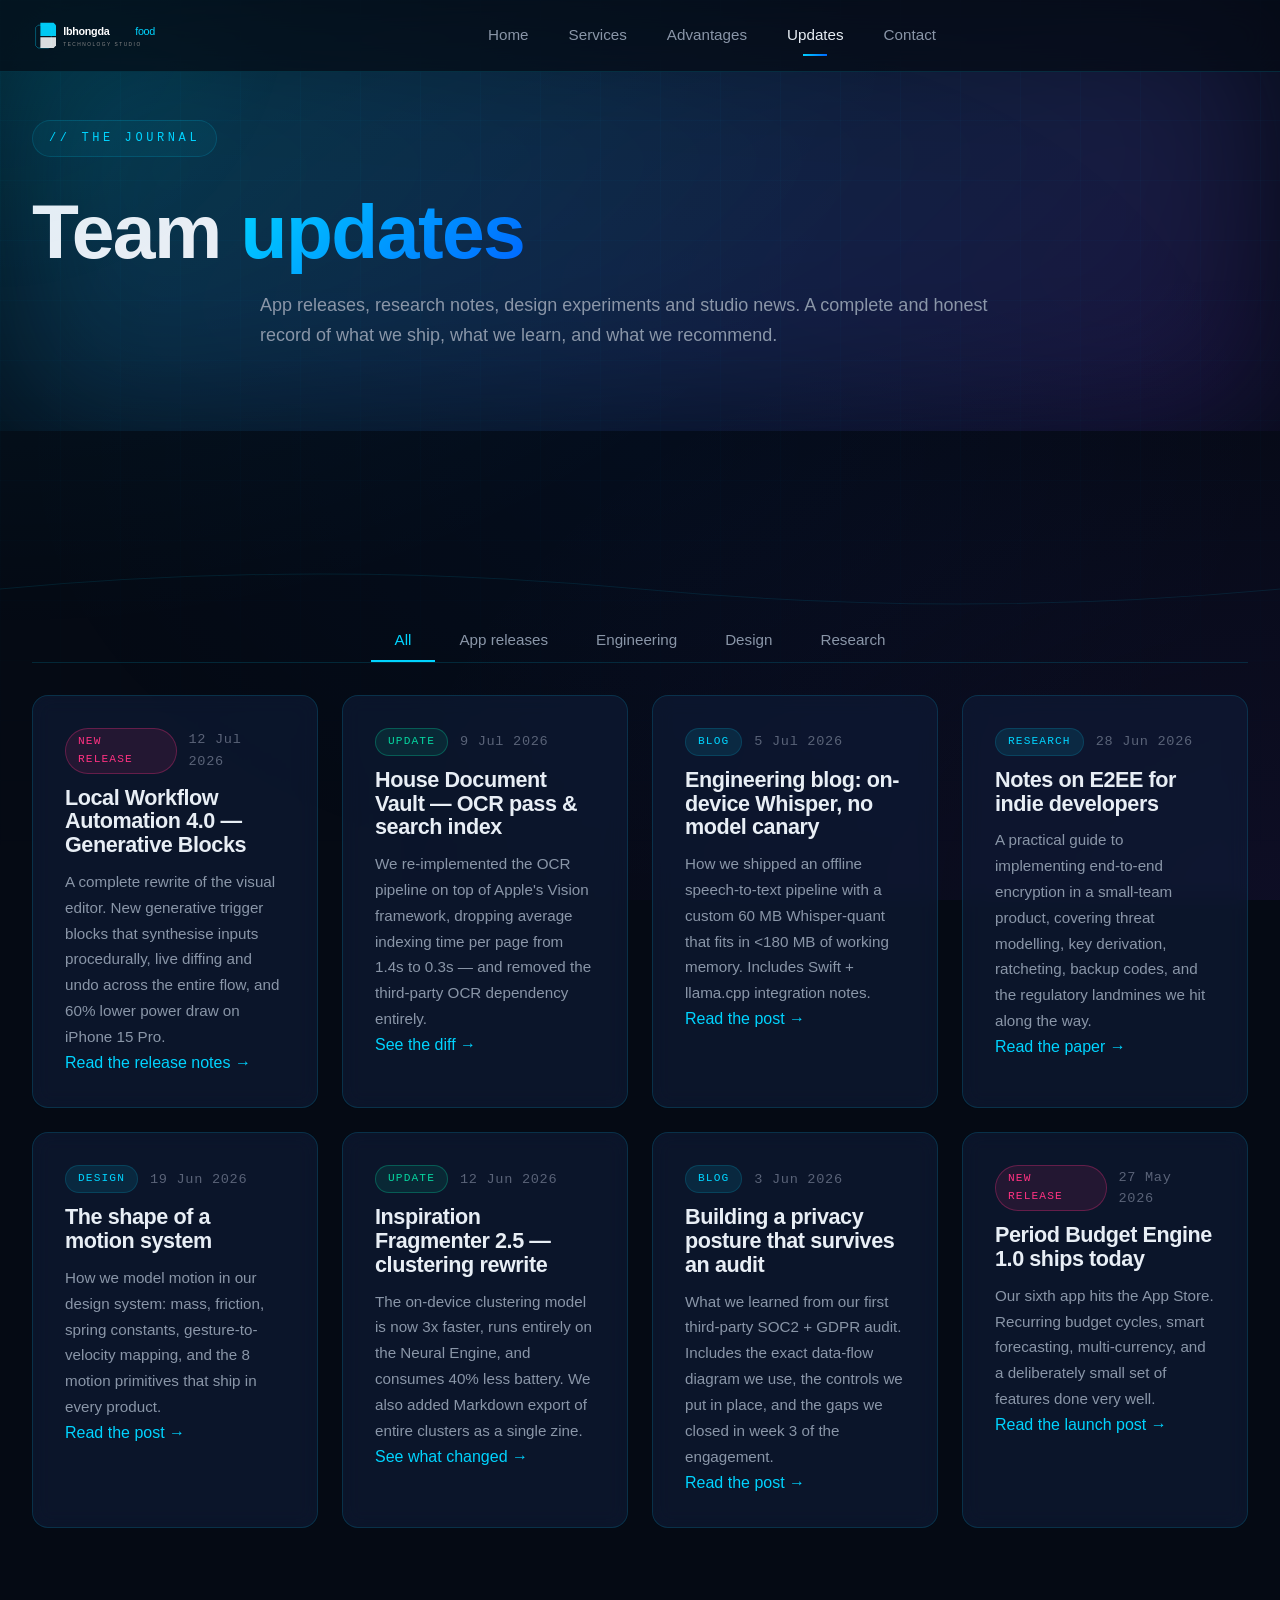
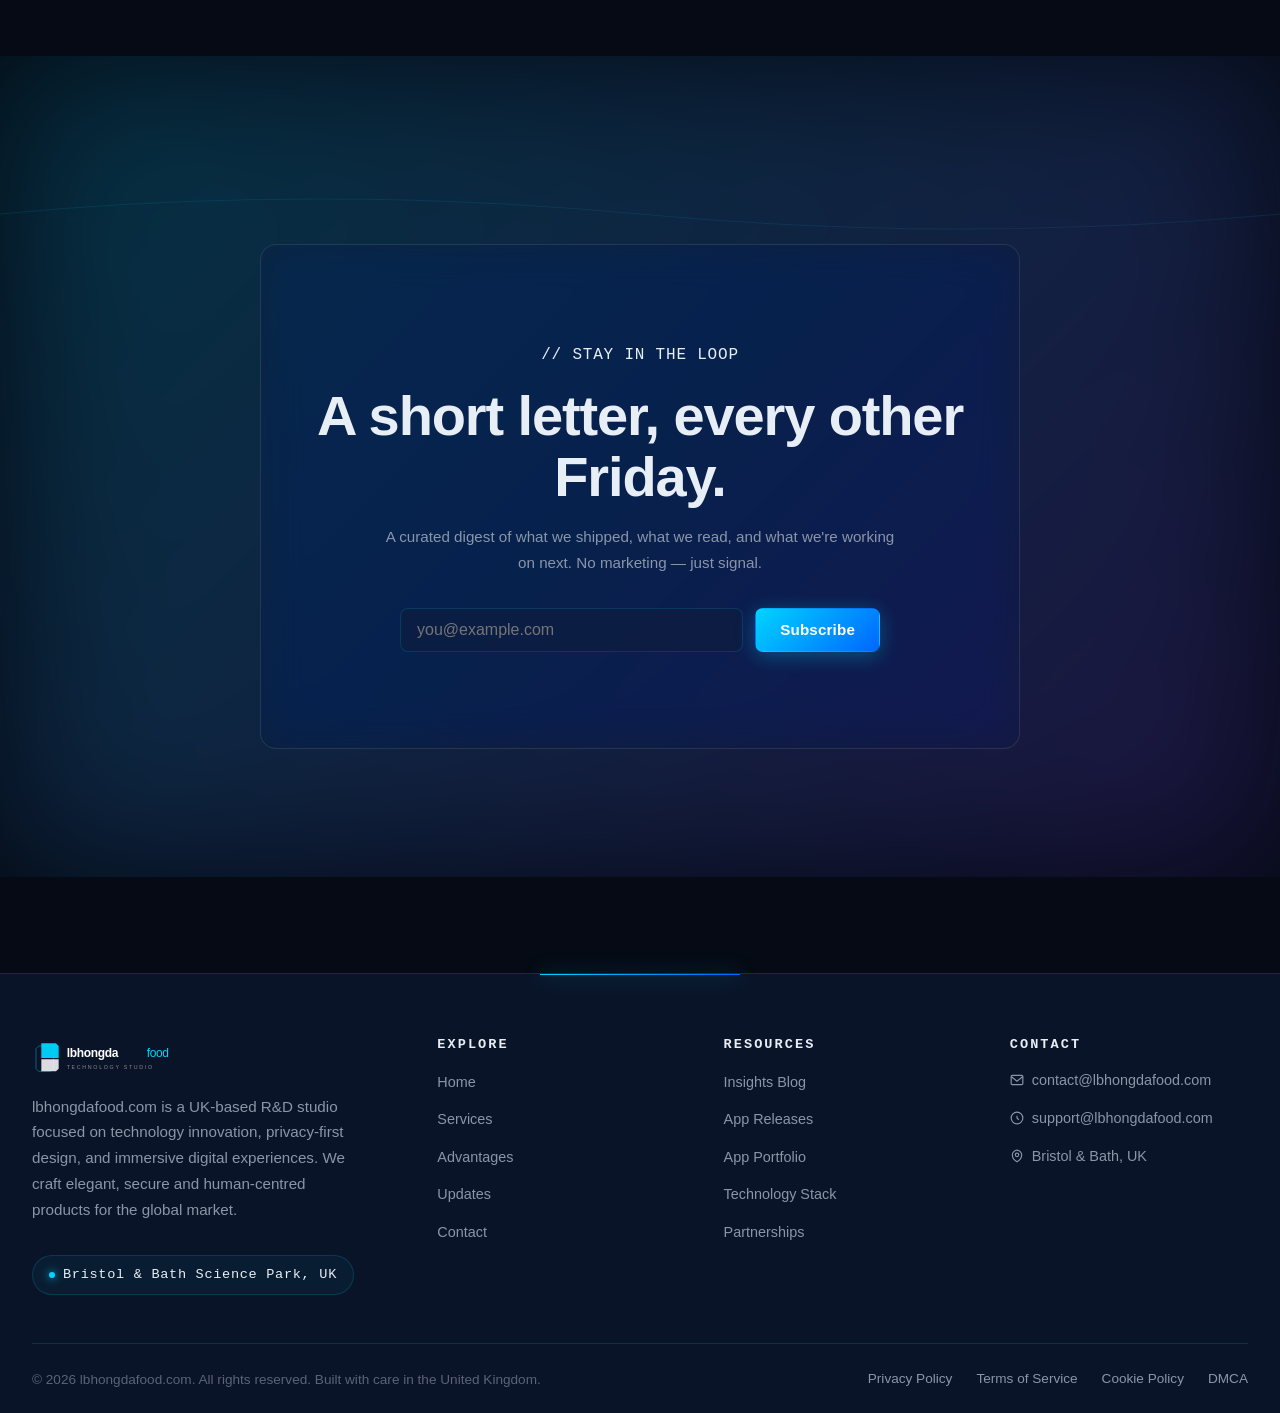
<file: updates.html>
<!DOCTYPE html>
<html lang="en" dir="ltr">
<head>
<meta charset="UTF-8">
<meta http-equiv="X-UA-Compatible" content="IE=edge">
<meta name="viewport" content="width=device-width, initial-scale=1.0, viewport-fit=cover">
<meta name="theme-color" content="#050a14">
<meta name="color-scheme" content="dark">
<meta name="format-detection" content="telephone=no">

<title>Team Updates — Releases, Engineering & Design Journal | lbhongdafood.com</title>
<meta name="description" content="Release notes, engineering blog posts, design experiments and research notes from lbhongdafood.com. Updated every other week.">
<meta name="keywords" content="team updates, release notes, engineering blog, design journal, app updates, software R&D, lbhongdafood">
<meta name="author" content="lbhongdafood.com">
<meta name="robots" content="index, follow, max-image-preview:large, max-snippet:-1, max-video-preview:-1">
<meta name="googlebot" content="index, follow">
<meta name="bingbot" content="index, follow">
<meta name="rating" content="general">
<meta name="distribution" content="global">
<meta name="revisit-after" content="7 days">
<meta name="language" content="English">
<meta name="geo.region" content="GB">
<meta name="geo.placename" content="Bristol, Bath">

<!-- Open Graph -->
<meta property="og:type" content="website">
<meta property="og:site_name" content="lbhongdafood.com">
<meta property="og:title" content="Team Updates — Releases, Engineering & Design Journal | lbhongdafood.com">
<meta property="og:description" content="Release notes, engineering blog posts, design experiments and research notes from lbhongdafood.com. Updated every other week.">
<meta property="og:url" content="https://lbhongdafood.com/updates.html">
<meta property="og:image" content="https://lbhongdafood.com/images/og-image.png">
<meta property="og:image:width" content="1200">
<meta property="og:image:height" content="630">
<meta property="og:locale" content="en_US">
<meta property="og:locale:alternate" content="en_GB">
<meta property="og:locale:alternate" content="en_CA">
<meta property="og:locale:alternate" content="en_AU">

<!-- Twitter Card -->
<meta name="twitter:card" content="summary_large_image">
<meta name="twitter:title" content="Team Updates — Releases, Engineering & Design Journal | lbhongdafood.com">
<meta name="twitter:description" content="Release notes, engineering blog posts, design experiments and research notes from lbhongdafood.com. Updated every other week.">
<meta name="twitter:image" content="https://lbhongdafood.com/images/og-image.png">

<!-- Canonical -->
<link rel="canonical" href="https://lbhongdafood.com/updates.html">
<link rel="alternate" hreflang="en" href="https://lbhongdafood.com/updates.html">
<link rel="alternate" hreflang="x-default" href="https://lbhongdafood.com/updates.html">

<!-- Favicon -->
<link rel="icon" type="image/png" sizes="32x32" href="images/favicon.png">
<link rel="icon" type="image/png" sizes="16x16" href="images/favicon.png">
<link rel="apple-touch-icon" sizes="180x180" href="images/favicon.png">
<link rel="manifest" href="site.webmanifest">

<!-- Preconnect for performance -->
<link rel="preconnect" href="https://fonts.googleapis.com">
<link rel="dns-prefetch" href="https://fonts.googleapis.com">

<!-- Stylesheets -->
<link rel="stylesheet" href="css/main.css">
<link rel="stylesheet" href="css/animations.css">
<link rel="stylesheet" href="css/responsive.css">

<!-- JSON-LD Structured Data -->
<script type="application/ld+json">
{
  "@context": "https://schema.org",
  "@type": "Organization",
  "name": "lbhongdafood.com",
  "url": "https://lbhongdafood.com",
  "logo": "https://lbhongdafood.com/images/logo.svg",
  "email": "contact@lbhongdafood.com",
  "description": "Release notes, engineering blog posts, design experiments and research notes from lbhongdafood.com. Updated every other week.",
  "address": {
    "@type": "PostalAddress",
    "addressLocality": "Bristol",
    "addressRegion": "England",
    "addressCountry": "GB"
  },
  "sameAs": []
}
</script>
</head>
<body>

<header class="site-header" role="banner">
  <div class="container">
    <a href="index.html" class="site-logo" aria-label="lbhongdafood home">
      <img src="images/logo.svg" alt="lbhongdafood.com logo" width="240" height="60">
    </a>
    <nav class="main-nav" role="navigation" aria-label="Primary navigation">
      <a href="index.html" >Home</a>
      <a href="services.html" >Services</a>
      <a href="advantages.html" >Advantages</a>
      <a href="updates.html" class="active">Updates</a>
      <a href="contact.html" >Contact</a>
    </nav>
    <div class="header-cta">
      <a href="contact.html" class="btn btn-primary" style="display:none;">
        <span>Get in touch</span>
      </a>
      <button class="menu-toggle" aria-label="Open menu" aria-expanded="false">
        <span></span>
        <span></span>
        <span></span>
      </button>
    </div>
  </div>
</header>

<nav class="mobile-nav" role="navigation" aria-label="Mobile navigation">
  <a href="index.html">Home</a>
  <a href="services.html">Services</a>
  <a href="advantages.html">Advantages</a>
  <a href="updates.html">Updates</a>
  <a href="contact.html">Contact</a>
</nav>

<div data-scroll-progress style="position:fixed;top:0;left:0;height:2px;background:linear-gradient(90deg,#00d4ff,#0066ff,#7c3aed,#ff3282);z-index:9999;width:0;transition:width 0.1s;"></div>
<main>
<section class="page-header section" style="padding-top:calc(var(--header-height) + var(--space-7)); padding-bottom:var(--space-6); position:relative; overflow:hidden;">
  <div class="aurora-bg"></div>
  <div class="container" style="position:relative; z-index:1;">
    <div class="section-title reveal" style="text-align:left;">
      <span class="eyebrow mono">// THE JOURNAL</span>
      <h1 style="font-size:clamp(2.5rem, 6vw, 5rem); margin-top:1rem;">Team <span class="gradient-text">updates</span></h1>
      <p style="max-width:760px; margin-top:1rem;">App releases, research notes, design experiments and studio news. A complete and honest record of what we ship, what we learn, and what we recommend.</p>
    </div>
  </div>
</section>

<!-- FILTER TABS -->
<section class="section" id="releases">
  <div class="container">
    <div class="tabs">
      <div class="tabs-nav" role="tablist" style="justify-content:center;">
        <button class="active" data-tab="all">All</button>
        <button data-tab="release">App releases</button>
        <button data-tab="blog">Engineering</button>
        <button data-tab="design">Design</button>
        <button data-tab="research">Research</button>
      </div>

      <div class="tabs-panel active" data-tab-panel="all">
        <div class="grid grid-2 stagger" style="gap:var(--space-5);">
          <article class="card reveal">
            <div style="display:flex;gap:var(--space-3);align-items:center;margin-bottom:var(--space-3);">
              <span class="badge badge-new">NEW RELEASE</span>
              <span class="mono" style="color:var(--color-text-dim); font-size:0.85rem;">12 Jul 2026</span>
            </div>
            <h3>Local Workflow Automation 4.0 — Generative Blocks</h3>
            <p>A complete rewrite of the visual editor. New generative trigger blocks that synthesise inputs procedurally, live diffing and undo across the entire flow, and 60% lower power draw on iPhone 15 Pro.</p>
            <a href="#" class="link-underline" style="color:var(--color-primary);">Read the release notes →</a>
          </article>

          <article class="card reveal">
            <div style="display:flex;gap:var(--space-3);align-items:center;margin-bottom:var(--space-3);">
              <span class="badge badge-update">UPDATE</span>
              <span class="mono" style="color:var(--color-text-dim); font-size:0.85rem;">9 Jul 2026</span>
            </div>
            <h3>House Document Vault — OCR pass & search index</h3>
            <p>We re-implemented the OCR pipeline on top of Apple's Vision framework, dropping average indexing time per page from 1.4s to 0.3s — and removed the third-party OCR dependency entirely.</p>
            <a href="#" class="link-underline" style="color:var(--color-primary);">See the diff →</a>
          </article>

          <article class="card reveal" id="blog">
            <div style="display:flex;gap:var(--space-3);align-items:center;margin-bottom:var(--space-3);">
              <span class="badge">BLOG</span>
              <span class="mono" style="color:var(--color-text-dim); font-size:0.85rem;">5 Jul 2026</span>
            </div>
            <h3>Engineering blog: on-device Whisper, no model canary</h3>
            <p>How we shipped an offline speech-to-text pipeline with a custom 60 MB Whisper-quant that fits in <180 MB of working memory. Includes Swift + llama.cpp integration notes.</p>
            <a href="#" class="link-underline" style="color:var(--color-primary);">Read the post →</a>
          </article>

          <article class="card reveal">
            <div style="display:flex;gap:var(--space-3);align-items:center;margin-bottom:var(--space-3);">
              <span class="badge">RESEARCH</span>
              <span class="mono" style="color:var(--color-text-dim); font-size:0.85rem;">28 Jun 2026</span>
            </div>
            <h3>Notes on E2EE for indie developers</h3>
            <p>A practical guide to implementing end-to-end encryption in a small-team product, covering threat modelling, key derivation, ratcheting, backup codes, and the regulatory landmines we hit along the way.</p>
            <a href="#" class="link-underline" style="color:var(--color-primary);">Read the paper →</a>
          </article>

          <article class="card reveal">
            <div style="display:flex;gap:var(--space-3);align-items:center;margin-bottom:var(--space-3);">
              <span class="badge">DESIGN</span>
              <span class="mono" style="color:var(--color-text-dim); font-size:0.85rem;">19 Jun 2026</span>
            </div>
            <h3>The shape of a motion system</h3>
            <p>How we model motion in our design system: mass, friction, spring constants, gesture-to-velocity mapping, and the 8 motion primitives that ship in every product.</p>
            <a href="#" class="link-underline" style="color:var(--color-primary);">Read the post →</a>
          </article>

          <article class="card reveal">
            <div style="display:flex;gap:var(--space-3);align-items:center;margin-bottom:var(--space-3);">
              <span class="badge badge-update">UPDATE</span>
              <span class="mono" style="color:var(--color-text-dim); font-size:0.85rem;">12 Jun 2026</span>
            </div>
            <h3>Inspiration Fragmenter 2.5 — clustering rewrite</h3>
            <p>The on-device clustering model is now 3x faster, runs entirely on the Neural Engine, and consumes 40% less battery. We also added Markdown export of entire clusters as a single zine.</p>
            <a href="#" class="link-underline" style="color:var(--color-primary);">See what changed →</a>
          </article>

          <article class="card reveal">
            <div style="display:flex;gap:var(--space-3);align-items:center;margin-bottom:var(--space-3);">
              <span class="badge">BLOG</span>
              <span class="mono" style="color:var(--color-text-dim); font-size:0.85rem;">3 Jun 2026</span>
            </div>
            <h3>Building a privacy posture that survives an audit</h3>
            <p>What we learned from our first third-party SOC2 + GDPR audit. Includes the exact data-flow diagram we use, the controls we put in place, and the gaps we closed in week 3 of the engagement.</p>
            <a href="#" class="link-underline" style="color:var(--color-primary);">Read the post →</a>
          </article>

          <article class="card reveal">
            <div style="display:flex;gap:var(--space-3);align-items:center;margin-bottom:var(--space-3);">
              <span class="badge badge-new">NEW RELEASE</span>
              <span class="mono" style="color:var(--color-text-dim); font-size:0.85rem;">27 May 2026</span>
            </div>
            <h3>Period Budget Engine 1.0 ships today</h3>
            <p>Our sixth app hits the App Store. Recurring budget cycles, smart forecasting, multi-currency, and a deliberately small set of features done very well.</p>
            <a href="#" class="link-underline" style="color:var(--color-primary);">Read the launch post →</a>
          </article>
        </div>
      </div>

      <div class="tabs-panel" data-tab-panel="release">
        <div class="grid grid-2 stagger" style="gap:var(--space-5);">
          <article class="card reveal">
            <span class="badge badge-new">NEW RELEASE</span>
            <h3 style="margin-top:var(--space-3);">Local Workflow Automation 4.0</h3>
            <p>Generative Blocks, live diffing, 60% lower power draw.</p>
            <a href="#" class="link-underline" style="color:var(--color-primary);">12 Jul 2026 →</a>
          </article>
          <article class="card reveal">
            <span class="badge badge-new">NEW RELEASE</span>
            <h3 style="margin-top:var(--space-3);">Period Budget Engine 1.0</h3>
            <p>Recurring cycles, forecasting, multi-currency, no cloud.</p>
            <a href="#" class="link-underline" style="color:var(--color-primary);">27 May 2026 →</a>
          </article>
        </div>
      </div>

      <div class="tabs-panel" data-tab-panel="blog">
        <div class="grid grid-2 stagger" style="gap:var(--space-5);">
          <article class="card reveal">
            <span class="badge">BLOG</span>
            <h3 style="margin-top:var(--space-3);">On-device Whisper, no model canary</h3>
            <p>5 Jul 2026 — A 60 MB Whisper-quant for offline STT.</p>
            <a href="#" class="link-underline" style="color:var(--color-primary);">Read →</a>
          </article>
          <article class="card reveal">
            <span class="badge">BLOG</span>
            <h3 style="margin-top:var(--space-3);">A privacy posture that survives an audit</h3>
            <p>3 Jun 2026 — What we learned from our first SOC2+GDPR audit.</p>
            <a href="#" class="link-underline" style="color:var(--color-primary);">Read →</a>
          </article>
        </div>
      </div>

      <div class="tabs-panel" data-tab-panel="design">
        <div class="grid grid-2 stagger" style="gap:var(--space-5);">
          <article class="card reveal">
            <span class="badge">DESIGN</span>
            <h3 style="margin-top:var(--space-3);">The shape of a motion system</h3>
            <p>19 Jun 2026 — Mass, friction, springs, and 8 motion primitives.</p>
            <a href="#" class="link-underline" style="color:var(--color-primary);">Read →</a>
          </article>
        </div>
      </div>

      <div class="tabs-panel" data-tab-panel="research">
        <div class="grid grid-2 stagger" style="gap:var(--space-5);">
          <article class="card reveal">
            <span class="badge">RESEARCH</span>
            <h3 style="margin-top:var(--space-3);">Notes on E2EE for indie developers</h3>
            <p>28 Jun 2026 — A practical guide with threat models and code samples.</p>
            <a href="#" class="link-underline" style="color:var(--color-primary);">Read →</a>
          </article>
        </div>
      </div>
    </div>
  </div>
</section>

<!-- SUBSCRIBE -->
<section class="section" style="position:relative; overflow:hidden;">
  <div class="aurora-bg"></div>
  <div class="container" style="position:relative; z-index:1;">
    <div class="card glass reveal" style="text-align:center; padding:var(--space-9) var(--space-5); max-width:760px; margin:0 auto;">
      <span class="eyebrow mono">// STAY IN THE LOOP</span>
      <h2 style="margin-top:var(--space-4);">A short letter, every other Friday.</h2>
      <p style="max-width:520px; margin:var(--space-4) auto var(--space-6);">A curated digest of what we shipped, what we read, and what we're working on next. No marketing — just signal.</p>
      <form data-form data-success-message="Thanks — please check your inbox to confirm." style="display:flex;flex-wrap:wrap;gap:var(--space-3);justify-content:center;max-width:480px;margin:0 auto;">
        <div class="form-group" style="flex:1;min-width:240px;margin:0;">
          <input type="email" name="email" placeholder="you@example.com" required style="margin:0;">
        </div>
        <button type="submit" class="btn btn-primary">Subscribe</button>
      </form>
    </div>
  </div>
</section>
</main>

<footer class="site-footer" role="contentinfo">
  <div class="container">
    <div class="footer-grid">
      <div class="footer-brand">
        <a href="index.html" aria-label="lbhongdafood home">
          <img src="images/logo.svg" alt="lbhongdafood.com" class="logo" width="200" height="50">
        </a>
        <p>lbhongdafood.com is a UK-based R&D studio focused on technology innovation, privacy-first design, and immersive digital experiences. We craft elegant, secure and human-centred products for the global market.</p>
        <div class="tech-pill" style="margin-top:1rem;">
          <span class="dot"></span>
          <span class="mono">Bristol & Bath Science Park, UK</span>
        </div>
      </div>
      <div class="footer-col">
        <h4>Explore</h4>
        <ul>
          <li><a href="index.html">Home</a></li>
          <li><a href="services.html">Services</a></li>
          <li><a href="advantages.html">Advantages</a></li>
          <li><a href="updates.html">Updates</a></li>
          <li><a href="contact.html">Contact</a></li>
        </ul>
      </div>
      <div class="footer-col">
        <h4>Resources</h4>
        <ul>
          <li><a href="updates.html#blog">Insights Blog</a></li>
          <li><a href="updates.html#releases">App Releases</a></li>
          <li><a href="services.html#apps">App Portfolio</a></li>
          <li><a href="advantages.html#tech">Technology Stack</a></li>
          <li><a href="contact.html#partnership">Partnerships</a></li>
        </ul>
      </div>
      <div class="footer-col">
        <h4>Contact</h4>
        <ul>
          <li>
            <a href="mailto:contact@lbhongdafood.com">
              <svg class="icon" viewBox="0 0 24 24" fill="none" stroke="currentColor" stroke-width="2"><rect x="2" y="4" width="20" height="16" rx="2"/><path d="M2 6 L12 14 L22 6"/></svg>
              contact@lbhongdafood.com
            </a>
          </li>
          <li>
            <a href="mailto:support@lbhongdafood.com">
              <svg class="icon" viewBox="0 0 24 24" fill="none" stroke="currentColor" stroke-width="2"><circle cx="12" cy="12" r="10"/><path d="M12 8 V12 L15 15"/></svg>
              support@lbhongdafood.com
            </a>
          </li>
          <li>
            <a href="contact.html">
              <svg class="icon" viewBox="0 0 24 24" fill="none" stroke="currentColor" stroke-width="2"><path d="M12 2 C8 2 4 6 4 10 C4 18 12 22 12 22 C12 22 20 18 20 10 C20 6 16 2 12 2 Z"/><circle cx="12" cy="10" r="3"/></svg>
              Bristol & Bath, UK
            </a>
          </li>
        </ul>
      </div>
    </div>
    <div class="footer-bottom">
      <p>&copy; <span data-year>2026</span> lbhongdafood.com. All rights reserved. Built with care in the United Kingdom.</p>
      <div class="footer-legal">
        <a href="privacy.html">Privacy Policy</a>
        <a href="terms.html">Terms of Service</a>
        <a href="privacy.html#cookies">Cookie Policy</a>
        <a href="privacy.html#dmca">DMCA</a>
      </div>
    </div>
  </div>
</footer>

<script src="js/main.js" defer></script>
<script src="js/animations.js" defer></script>
</body>
</html>
</file>
<file: css/main.css>
/* ==============================================
   lbhongdafood.com - Main Stylesheet
   Tesla-inspired tech aesthetic with rich animations
   ============================================== */

/* CSS Variables - Design Tokens */
:root {
  --color-bg: #050a14;
  --color-bg-alt: #0a1428;
  --color-bg-elevated: #0f1d3a;
  --color-surface: rgba(15, 29, 58, 0.6);
  --color-border: rgba(0, 212, 255, 0.15);
  --color-border-hover: rgba(0, 212, 255, 0.5);

  --color-primary: #00d4ff;
  --color-primary-dark: #0066ff;
  --color-accent: #7c3aed;
  --color-magenta: #ff3282;
  --color-green: #06d6a0;
  --color-orange: #ff6b35;
  --color-yellow: #ffd60a;
  --color-red: #ef476f;

  --color-text: #e8eef5;
  --color-text-muted: #8a96a8;
  --color-text-dim: #5a6378;

  --gradient-primary: linear-gradient(135deg, #00d4ff 0%, #0066ff 100%);
  --gradient-accent: linear-gradient(135deg, #7c3aed 0%, #ff3282 100%);
  --gradient-warm: linear-gradient(135deg, #ff6b35 0%, #ffd60a 100%);
  --gradient-cool: linear-gradient(135deg, #06d6a0 0%, #00d4ff 100%);

  --font-primary: -apple-system, BlinkMacSystemFont, 'SF Pro Display', 'Segoe UI', 'Helvetica Neue', Arial, sans-serif;
  --font-mono: 'SF Mono', 'JetBrains Mono', 'Fira Code', 'Consolas', 'Monaco', monospace;

  --space-1: 0.25rem;
  --space-2: 0.5rem;
  --space-3: 0.75rem;
  --space-4: 1rem;
  --space-5: 1.5rem;
  --space-6: 2rem;
  --space-7: 3rem;
  --space-8: 4rem;
  --space-9: 6rem;
  --space-10: 8rem;

  --radius-sm: 4px;
  --radius-md: 8px;
  --radius-lg: 16px;
  --radius-xl: 24px;
  --radius-full: 9999px;

  --shadow-sm: 0 2px 8px rgba(0, 0, 0, 0.3);
  --shadow-md: 0 8px 24px rgba(0, 0, 0, 0.4);
  --shadow-lg: 0 16px 48px rgba(0, 0, 0, 0.5);
  --shadow-glow: 0 0 40px rgba(0, 212, 255, 0.3);
  --shadow-glow-strong: 0 0 60px rgba(0, 212, 255, 0.5);

  --transition-fast: 200ms cubic-bezier(0.4, 0, 0.2, 1);
  --transition-base: 400ms cubic-bezier(0.4, 0, 0.2, 1);
  --transition-slow: 800ms cubic-bezier(0.4, 0, 0.2, 1);
  --transition-bounce: 600ms cubic-bezier(0.68, -0.55, 0.265, 1.55);

  --max-width: 1280px;
  --header-height: 72px;
}

/* Reset */
*,
*::before,
*::after {
  box-sizing: border-box;
  margin: 0;
  padding: 0;
}

html {
  scroll-behavior: smooth;
  font-size: 16px;
  -webkit-text-size-adjust: 100%;
  -webkit-font-smoothing: antialiased;
  -moz-osx-font-smoothing: grayscale;
}

body {
  font-family: var(--font-primary);
  background: var(--color-bg);
  color: var(--color-text);
  line-height: 1.6;
  overflow-x: hidden;
  min-height: 100vh;
  position: relative;
}

/* Global background effects */
body::before {
  content: '';
  position: fixed;
  top: 0;
  left: 0;
  right: 0;
  bottom: 0;
  background:
    radial-gradient(ellipse at top left, rgba(0, 212, 255, 0.08) 0%, transparent 50%),
    radial-gradient(ellipse at bottom right, rgba(124, 58, 237, 0.08) 0%, transparent 50%),
    radial-gradient(ellipse at center, rgba(0, 102, 255, 0.04) 0%, transparent 70%);
  pointer-events: none;
  z-index: -1;
}

/* Grid pattern overlay */
body::after {
  content: '';
  position: fixed;
  top: 0;
  left: 0;
  right: 0;
  bottom: 0;
  background-image:
    linear-gradient(rgba(0, 212, 255, 0.03) 1px, transparent 1px),
    linear-gradient(90deg, rgba(0, 212, 255, 0.03) 1px, transparent 1px);
  background-size: 60px 60px;
  pointer-events: none;
  z-index: -1;
  mask-image: linear-gradient(to bottom, black 0%, transparent 100%);
  -webkit-mask-image: linear-gradient(to bottom, black 0%, transparent 100%);
}

/* Typography */
h1, h2, h3, h4, h5, h6 {
  font-weight: 700;
  line-height: 1.1;
  letter-spacing: -0.02em;
  color: var(--color-text);
}

h1 { font-size: clamp(2.5rem, 6vw, 5rem); }
h2 { font-size: clamp(2rem, 4.5vw, 3.5rem); }
h3 { font-size: clamp(1.5rem, 3vw, 2.25rem); }
h4 { font-size: clamp(1.25rem, 2vw, 1.5rem); }

p {
  color: var(--color-text-muted);
  line-height: 1.7;
  font-size: 1.05rem;
}

a {
  color: var(--color-primary);
  text-decoration: none;
  transition: color var(--transition-fast);
}

a:hover {
  color: var(--color-primary-dark);
}

img, svg {
  max-width: 100%;
  height: auto;
  display: block;
}

ul, ol {
  list-style: none;
}

code, pre {
  font-family: var(--font-mono);
}

/* Container */
.container {
  width: 100%;
  max-width: var(--max-width);
  margin: 0 auto;
  padding: 0 var(--space-5);
}

@media (min-width: 768px) {
  .container { padding: 0 var(--space-6); }
}

/* Section */
.section {
  padding: var(--space-9) 0;
  position: relative;
}

@media (min-width: 1024px) {
  .section { padding: var(--space-10) 0; }
}

.section-title {
  text-align: center;
  margin-bottom: var(--space-7);
}

.section-title .eyebrow {
  display: inline-block;
  font-family: var(--font-mono);
  font-size: 0.75rem;
  letter-spacing: 0.3em;
  text-transform: uppercase;
  color: var(--color-primary);
  margin-bottom: var(--space-4);
  padding: var(--space-2) var(--space-4);
  border: 1px solid var(--color-border);
  border-radius: var(--radius-full);
  background: rgba(0, 212, 255, 0.05);
}

.section-title h2 {
  margin-bottom: var(--space-4);
}

.section-title h2 .gradient-text {
  background: var(--gradient-primary);
  -webkit-background-clip: text;
  -webkit-text-fill-color: transparent;
  background-clip: text;
}

.section-title p {
  max-width: 720px;
  margin: 0 auto;
  font-size: 1.125rem;
}

/* Header / Navigation */
.site-header {
  position: fixed;
  top: 0;
  left: 0;
  right: 0;
  z-index: 1000;
  height: var(--header-height);
  backdrop-filter: blur(20px);
  -webkit-backdrop-filter: blur(20px);
  background: rgba(5, 10, 20, 0.7);
  border-bottom: 1px solid var(--color-border);
  transition: all var(--transition-base);
}

.site-header.scrolled {
  background: rgba(5, 10, 20, 0.9);
  box-shadow: var(--shadow-md);
}

.site-header .container {
  display: flex;
  align-items: center;
  justify-content: space-between;
  height: 100%;
}

.site-logo {
  display: flex;
  align-items: center;
  gap: var(--space-3);
  text-decoration: none;
  color: var(--color-text);
  font-weight: 700;
  font-size: 1.1rem;
  letter-spacing: -0.01em;
}

.site-logo img {
  height: 36px;
  width: auto;
}

.main-nav {
  display: none;
}

@media (min-width: 1024px) {
  .main-nav {
    display: flex;
    align-items: center;
    gap: var(--space-2);
  }
}

.main-nav a {
  position: relative;
  color: var(--color-text-muted);
  font-size: 0.95rem;
  font-weight: 500;
  padding: var(--space-2) var(--space-4);
  border-radius: var(--radius-md);
  transition: all var(--transition-fast);
}

.main-nav a::before {
  content: '';
  position: absolute;
  bottom: 0;
  left: 50%;
  transform: translateX(-50%);
  width: 0;
  height: 2px;
  background: var(--gradient-primary);
  transition: width var(--transition-base);
}

.main-nav a:hover,
.main-nav a.active {
  color: var(--color-text);
}

.main-nav a:hover::before,
.main-nav a.active::before {
  width: 24px;
}

.header-cta {
  display: flex;
  align-items: center;
  gap: var(--space-3);
}

.menu-toggle {
  display: flex;
  flex-direction: column;
  justify-content: center;
  width: 40px;
  height: 40px;
  background: transparent;
  border: 1px solid var(--color-border);
  border-radius: var(--radius-md);
  cursor: pointer;
  padding: 0;
  align-items: center;
}

@media (min-width: 1024px) {
  .menu-toggle { display: none; }
}

.menu-toggle span {
  display: block;
  width: 20px;
  height: 2px;
  background: var(--color-text);
  margin: 2px 0;
  transition: all var(--transition-base);
}

.menu-toggle.active span:nth-child(1) {
  transform: translateY(6px) rotate(45deg);
}

.menu-toggle.active span:nth-child(2) {
  opacity: 0;
}

.menu-toggle.active span:nth-child(3) {
  transform: translateY(-6px) rotate(-45deg);
}

/* Mobile Nav */
.mobile-nav {
  position: fixed;
  top: var(--header-height);
  left: 0;
  right: 0;
  background: rgba(5, 10, 20, 0.98);
  backdrop-filter: blur(20px);
  -webkit-backdrop-filter: blur(20px);
  border-bottom: 1px solid var(--color-border);
  padding: var(--space-5);
  z-index: 999;
  transform: translateY(-100%);
  opacity: 0;
  pointer-events: none;
  transition: all var(--transition-base);
}

.mobile-nav.active {
  transform: translateY(0);
  opacity: 1;
  pointer-events: auto;
}

.mobile-nav a {
  display: block;
  padding: var(--space-4);
  color: var(--color-text);
  font-size: 1.1rem;
  font-weight: 500;
  border-bottom: 1px solid var(--color-border);
  transition: all var(--transition-fast);
}

.mobile-nav a:hover,
.mobile-nav a.active {
  color: var(--color-primary);
  padding-left: var(--space-5);
}

/* Buttons */
.btn {
  display: inline-flex;
  align-items: center;
  justify-content: center;
  gap: var(--space-2);
  padding: var(--space-3) var(--space-5);
  border-radius: var(--radius-md);
  font-size: 0.95rem;
  font-weight: 600;
  letter-spacing: 0.01em;
  text-decoration: none;
  cursor: pointer;
  border: 1px solid transparent;
  transition: all var(--transition-base);
  position: relative;
  overflow: hidden;
  font-family: var(--font-primary);
  white-space: nowrap;
}

.btn::before {
  content: '';
  position: absolute;
  top: 0;
  left: -100%;
  width: 100%;
  height: 100%;
  background: linear-gradient(90deg, transparent, rgba(255, 255, 255, 0.2), transparent);
  transition: left 0.6s ease;
}

.btn:hover::before {
  left: 100%;
}

.btn-primary {
  background: var(--gradient-primary);
  color: #ffffff;
  box-shadow: 0 4px 20px rgba(0, 212, 255, 0.3);
}

.btn-primary:hover {
  transform: translateY(-2px);
  box-shadow: 0 8px 30px rgba(0, 212, 255, 0.5);
  color: #ffffff;
}

.btn-secondary {
  background: transparent;
  color: var(--color-text);
  border-color: var(--color-border-hover);
}

.btn-secondary:hover {
  background: rgba(0, 212, 255, 0.1);
  border-color: var(--color-primary);
  color: var(--color-primary);
  transform: translateY(-2px);
}

.btn-ghost {
  background: transparent;
  color: var(--color-text-muted);
  padding: var(--space-2) var(--space-3);
}

.btn-ghost:hover {
  color: var(--color-primary);
}

.btn .icon {
  width: 18px;
  height: 18px;
  transition: transform var(--transition-base);
}

.btn:hover .icon {
  transform: translateX(4px);
}

.btn-large {
  padding: var(--space-4) var(--space-6);
  font-size: 1rem;
}

/* Footer */
.site-footer {
  background: var(--color-bg-alt);
  border-top: 1px solid var(--color-border);
  padding: var(--space-8) 0 var(--space-5);
  position: relative;
  margin-top: var(--space-9);
}

.site-footer::before {
  content: '';
  position: absolute;
  top: 0;
  left: 50%;
  transform: translateX(-50%);
  width: 200px;
  height: 1px;
  background: var(--gradient-primary);
  box-shadow: 0 0 20px var(--color-primary);
}

.footer-grid {
  display: grid;
  grid-template-columns: 1fr;
  gap: var(--space-7);
  margin-bottom: var(--space-7);
}

@media (min-width: 768px) {
  .footer-grid {
    grid-template-columns: 1.5fr 1fr 1fr 1fr;
  }
}

.footer-brand p {
  margin: var(--space-4) 0;
  font-size: 0.95rem;
  max-width: 320px;
}

.footer-brand .logo {
  height: 40px;
  width: auto;
}

.footer-col h4 {
  font-size: 0.85rem;
  font-weight: 600;
  letter-spacing: 0.15em;
  text-transform: uppercase;
  color: var(--color-text);
  margin-bottom: var(--space-4);
  font-family: var(--font-mono);
}

.footer-col ul li {
  margin-bottom: var(--space-3);
}

.footer-col a {
  color: var(--color-text-muted);
  font-size: 0.9rem;
  transition: all var(--transition-fast);
  display: inline-flex;
  align-items: center;
  gap: var(--space-2);
}

.footer-col a:hover {
  color: var(--color-primary);
  transform: translateX(4px);
}

.footer-col a .icon {
  width: 14px;
  height: 14px;
}

.footer-bottom {
  padding-top: var(--space-5);
  border-top: 1px solid var(--color-border);
  display: flex;
  flex-direction: column;
  gap: var(--space-3);
  align-items: center;
  text-align: center;
}

@media (min-width: 768px) {
  .footer-bottom {
    flex-direction: row;
    justify-content: space-between;
    text-align: left;
  }
}

.footer-bottom p {
  font-size: 0.85rem;
  color: var(--color-text-dim);
}

.footer-legal {
  display: flex;
  gap: var(--space-5);
  flex-wrap: wrap;
  justify-content: center;
}

.footer-legal a {
  font-size: 0.85rem;
  color: var(--color-text-muted);
  transition: color var(--transition-fast);
}

.footer-legal a:hover {
  color: var(--color-primary);
}

/* Cards */
.card {
  background: var(--color-surface);
  border: 1px solid var(--color-border);
  border-radius: var(--radius-lg);
  padding: var(--space-6);
  position: relative;
  overflow: hidden;
  transition: all var(--transition-base);
  backdrop-filter: blur(10px);
  -webkit-backdrop-filter: blur(10px);
}

.card::before {
  content: '';
  position: absolute;
  top: 0;
  left: 0;
  right: 0;
  height: 1px;
  background: linear-gradient(90deg, transparent, var(--color-primary), transparent);
  opacity: 0;
  transition: opacity var(--transition-base);
}

.card:hover {
  border-color: var(--color-border-hover);
  transform: translateY(-4px);
  box-shadow: var(--shadow-lg);
}

.card:hover::before {
  opacity: 1;
}

.card-icon {
  width: 56px;
  height: 56px;
  display: flex;
  align-items: center;
  justify-content: center;
  background: rgba(0, 212, 255, 0.1);
  border: 1px solid var(--color-border);
  border-radius: var(--radius-md);
  color: var(--color-primary);
  margin-bottom: var(--space-5);
  transition: all var(--transition-base);
}

.card:hover .card-icon {
  background: var(--gradient-primary);
  color: #ffffff;
  transform: scale(1.1) rotate(-5deg);
  box-shadow: var(--shadow-glow);
}

.card-icon svg {
  width: 32px;
  height: 32px;
}

.card h3 {
  margin-bottom: var(--space-3);
  font-size: 1.35rem;
}

.card p {
  font-size: 0.95rem;
  line-height: 1.7;
}

/* Grids */
.grid {
  display: grid;
  gap: var(--space-5);
}

.grid-2 {
  grid-template-columns: repeat(auto-fit, minmax(280px, 1fr));
}

.grid-3 {
  grid-template-columns: repeat(auto-fit, minmax(300px, 1fr));
}

.grid-4 {
  grid-template-columns: repeat(auto-fit, minmax(240px, 1fr));
}

/* Forms */
.form-group {
  margin-bottom: var(--space-5);
}

.form-group label {
  display: block;
  font-size: 0.85rem;
  font-weight: 600;
  letter-spacing: 0.05em;
  text-transform: uppercase;
  color: var(--color-text-muted);
  margin-bottom: var(--space-2);
  font-family: var(--font-mono);
}

.form-group input,
.form-group textarea,
.form-group select {
  width: 100%;
  padding: var(--space-3) var(--space-4);
  background: rgba(15, 29, 58, 0.5);
  border: 1px solid var(--color-border);
  border-radius: var(--radius-md);
  color: var(--color-text);
  font-family: var(--font-primary);
  font-size: 1rem;
  transition: all var(--transition-fast);
}

.form-group input:focus,
.form-group textarea:focus,
.form-group select:focus {
  outline: none;
  border-color: var(--color-primary);
  background: rgba(15, 29, 58, 0.8);
  box-shadow: 0 0 0 3px rgba(0, 212, 255, 0.15);
}

.form-group textarea {
  min-height: 140px;
  resize: vertical;
  font-family: var(--font-primary);
}

.form-group .help {
  font-size: 0.8rem;
  color: var(--color-text-dim);
  margin-top: var(--space-2);
}

.form-row {
  display: grid;
  grid-template-columns: 1fr;
  gap: var(--space-4);
}

@media (min-width: 640px) {
  .form-row {
    grid-template-columns: 1fr 1fr;
  }
}

/* Utility */
.gradient-text {
  background: var(--gradient-primary);
  -webkit-background-clip: text;
  -webkit-text-fill-color: transparent;
  background-clip: text;
}

.mono {
  font-family: var(--font-mono);
  letter-spacing: 0.05em;
}

.text-center { text-align: center; }
.text-muted { color: var(--color-text-muted); }
.text-primary { color: var(--color-primary); }

.mb-1 { margin-bottom: var(--space-1); }
.mb-2 { margin-bottom: var(--space-2); }
.mb-3 { margin-bottom: var(--space-3); }
.mb-4 { margin-bottom: var(--space-4); }
.mb-5 { margin-bottom: var(--space-5); }
.mb-6 { margin-bottom: var(--space-6); }
.mb-7 { margin-bottom: var(--space-7); }
.mb-8 { margin-bottom: var(--space-8); }

.mt-1 { margin-top: var(--space-1); }
.mt-2 { margin-top: var(--space-2); }
.mt-3 { margin-top: var(--space-3); }
.mt-4 { margin-top: var(--space-4); }
.mt-5 { margin-top: var(--space-5); }
.mt-6 { margin-top: var(--space-6); }

/* Selection */
::selection {
  background: rgba(0, 212, 255, 0.3);
  color: #ffffff;
}

/* Scrollbar */
::-webkit-scrollbar {
  width: 10px;
  height: 10px;
}

::-webkit-scrollbar-track {
  background: var(--color-bg);
}

::-webkit-scrollbar-thumb {
  background: var(--color-bg-elevated);
  border-radius: var(--radius-md);
  border: 2px solid var(--color-bg);
}

::-webkit-scrollbar-thumb:hover {
  background: var(--color-primary);
}

/* Focus visible */
:focus-visible {
  outline: 2px solid var(--color-primary);
  outline-offset: 2px;
  border-radius: var(--radius-sm);
}
</file>
<file: css/animations.css>
/* ==============================================
   lbhongdafood.com - Animations
   Tesla-inspired rich animations and effects
   ============================================== */

/* Keyframes */
@keyframes fadeIn {
  from { opacity: 0; }
  to { opacity: 1; }
}

@keyframes fadeInUp {
  from {
    opacity: 0;
    transform: translateY(30px);
  }
  to {
    opacity: 1;
    transform: translateY(0);
  }
}

@keyframes fadeInDown {
  from {
    opacity: 0;
    transform: translateY(-30px);
  }
  to {
    opacity: 1;
    transform: translateY(0);
  }
}

@keyframes fadeInLeft {
  from {
    opacity: 0;
    transform: translateX(-30px);
  }
  to {
    opacity: 1;
    transform: translateX(0);
  }
}

@keyframes fadeInRight {
  from {
    opacity: 0;
    transform: translateX(30px);
  }
  to {
    opacity: 1;
    transform: translateX(0);
  }
}

@keyframes scaleIn {
  from {
    opacity: 0;
    transform: scale(0.9);
  }
  to {
    opacity: 1;
    transform: scale(1);
  }
}

@keyframes slideUp {
  from { transform: translateY(100%); }
  to { transform: translateY(0); }
}

@keyframes pulse {
  0%, 100% { opacity: 1; transform: scale(1); }
  50% { opacity: 0.7; transform: scale(1.05); }
}

@keyframes pulseGlow {
  0%, 100% {
    box-shadow: 0 0 20px rgba(0, 212, 255, 0.3);
  }
  50% {
    box-shadow: 0 0 40px rgba(0, 212, 255, 0.6), 0 0 80px rgba(0, 212, 255, 0.3);
  }
}

@keyframes float {
  0%, 100% { transform: translateY(0); }
  50% { transform: translateY(-12px); }
}

@keyframes floatSlow {
  0%, 100% { transform: translateY(0) translateX(0); }
  33% { transform: translateY(-20px) translateX(10px); }
  66% { transform: translateY(10px) translateX(-10px); }
}

@keyframes spin {
  from { transform: rotate(0deg); }
  to { transform: rotate(360deg); }
}

@keyframes spinReverse {
  from { transform: rotate(360deg); }
  to { transform: rotate(0deg); }
}

@keyframes gradientShift {
  0% { background-position: 0% 50%; }
  50% { background-position: 100% 50%; }
  100% { background-position: 0% 50%; }
}

@keyframes shimmer {
  0% { background-position: -1000px 0; }
  100% { background-position: 1000px 0; }
}

@keyframes blink {
  0%, 100% { opacity: 1; }
  50% { opacity: 0; }
}

@keyframes typing {
  from { width: 0; }
  to { width: 100%; }
}

@keyframes wave {
  0% { transform: translateX(0) translateY(0); }
  25% { transform: translateX(10px) translateY(-5px); }
  50% { transform: translateX(0) translateY(-10px); }
  75% { transform: translateX(-10px) translateY(-5px); }
  100% { transform: translateX(0) translateY(0); }
}

@keyframes glitch {
  0%, 100% { transform: translate(0); }
  20% { transform: translate(-2px, 2px); }
  40% { transform: translate(-2px, -2px); }
  60% { transform: translate(2px, 2px); }
  80% { transform: translate(2px, -2px); }
}

@keyframes rotate3d {
  0% { transform: perspective(1000px) rotateY(0); }
  100% { transform: perspective(1000px) rotateY(360deg); }
}

@keyframes glow {
  0%, 100% {
    filter: drop-shadow(0 0 8px rgba(0, 212, 255, 0.4));
  }
  50% {
    filter: drop-shadow(0 0 20px rgba(0, 212, 255, 0.8));
  }
}

@keyframes scanline {
  0% { transform: translateY(-100%); }
  100% { transform: translateY(100vh); }
}

@keyframes dataFlow {
  0% { stroke-dashoffset: 1000; }
  100% { stroke-dashoffset: 0; }
}

@keyframes orbit {
  0% { transform: rotate(0deg) translateX(100px) rotate(0deg); }
  100% { transform: rotate(360deg) translateX(100px) rotate(-360deg); }
}

@keyframes counterSpin {
  0% { transform: rotate(0deg); }
  100% { transform: rotate(-360deg); }
}

@keyframes countUp {
  from { opacity: 0; transform: translateY(20px); }
  to { opacity: 1; transform: translateY(0); }
}

@keyframes aurora {
  0%, 100% {
    background-position: 0% 50%;
    opacity: 0.6;
  }
  50% {
    background-position: 100% 50%;
    opacity: 0.8;
  }
}

@keyframes borderGlow {
  0%, 100% {
    border-color: rgba(0, 212, 255, 0.3);
    box-shadow: 0 0 20px rgba(0, 212, 255, 0.1);
  }
  50% {
    border-color: rgba(0, 212, 255, 0.8);
    box-shadow: 0 0 40px rgba(0, 212, 255, 0.3);
  }
}

@keyframes codeBlink {
  0%, 49% { opacity: 1; }
  50%, 100% { opacity: 0; }
}

/* Animation utility classes */
.fade-in { animation: fadeIn 0.8s ease-out both; }
.fade-in-up { animation: fadeInUp 0.8s ease-out both; }
.fade-in-down { animation: fadeInDown 0.8s ease-out both; }
.fade-in-left { animation: fadeInLeft 0.8s ease-out both; }
.fade-in-right { animation: fadeInRight 0.8s ease-out both; }
.scale-in { animation: scaleIn 0.6s ease-out both; }
.float { animation: float 6s ease-in-out infinite; }
.float-slow { animation: floatSlow 10s ease-in-out infinite; }
.pulse { animation: pulse 2s ease-in-out infinite; }
.pulse-glow { animation: pulseGlow 3s ease-in-out infinite; }
.glow { animation: glow 3s ease-in-out infinite; }
.spin { animation: spin 20s linear infinite; }
.spin-slow { animation: spin 30s linear infinite; }
.spin-reverse { animation: spinReverse 20s linear infinite; }
.rotate-3d { animation: rotate3d 20s linear infinite; }
.wave-anim { animation: wave 4s ease-in-out infinite; }
.gradient-shift {
  background-size: 200% 200%;
  animation: gradientShift 8s ease infinite;
}
.shimmer {
  background: linear-gradient(90deg, transparent 0%, rgba(255, 255, 255, 0.1) 50%, transparent 100%);
  background-size: 1000px 100%;
  animation: shimmer 3s infinite linear;
}

/* Delay utilities */
.delay-1 { animation-delay: 0.1s; }
.delay-2 { animation-delay: 0.2s; }
.delay-3 { animation-delay: 0.3s; }
.delay-4 { animation-delay: 0.4s; }
.delay-5 { animation-delay: 0.5s; }
.delay-6 { animation-delay: 0.6s; }
.delay-7 { animation-delay: 0.7s; }
.delay-8 { animation-delay: 0.8s; }

/* Reveal on scroll - triggered by JS */
.reveal {
  opacity: 0;
  transform: translateY(40px);
  transition: opacity 0.8s cubic-bezier(0.4, 0, 0.2, 1),
              transform 0.8s cubic-bezier(0.4, 0, 0.2, 1);
}

.reveal.is-visible {
  opacity: 1;
  transform: translateY(0);
}

.reveal-left {
  opacity: 0;
  transform: translateX(-40px);
  transition: opacity 0.8s cubic-bezier(0.4, 0, 0.2, 1),
              transform 0.8s cubic-bezier(0.4, 0, 0.2, 1);
}

.reveal-left.is-visible {
  opacity: 1;
  transform: translateX(0);
}

.reveal-right {
  opacity: 0;
  transform: translateX(40px);
  transition: opacity 0.8s cubic-bezier(0.4, 0, 0.2, 1),
              transform 0.8s cubic-bezier(0.4, 0, 0.2, 1);
}

.reveal-right.is-visible {
  opacity: 1;
  transform: translateX(0);
}

.reveal-scale {
  opacity: 0;
  transform: scale(0.9);
  transition: opacity 0.8s cubic-bezier(0.4, 0, 0.2, 1),
              transform 0.8s cubic-bezier(0.4, 0, 0.2, 1);
}

.reveal-scale.is-visible {
  opacity: 1;
  transform: scale(1);
}

/* Stagger children */
.stagger > * {
  opacity: 0;
  transform: translateY(20px);
  transition: opacity 0.6s ease, transform 0.6s ease;
}

.stagger.is-visible > *:nth-child(1) { transition-delay: 0.05s; opacity: 1; transform: translateY(0); }
.stagger.is-visible > *:nth-child(2) { transition-delay: 0.1s; opacity: 1; transform: translateY(0); }
.stagger.is-visible > *:nth-child(3) { transition-delay: 0.15s; opacity: 1; transform: translateY(0); }
.stagger.is-visible > *:nth-child(4) { transition-delay: 0.2s; opacity: 1; transform: translateY(0); }
.stagger.is-visible > *:nth-child(5) { transition-delay: 0.25s; opacity: 1; transform: translateY(0); }
.stagger.is-visible > *:nth-child(6) { transition-delay: 0.3s; opacity: 1; transform: translateY(0); }
.stagger.is-visible > *:nth-child(7) { transition-delay: 0.35s; opacity: 1; transform: translateY(0); }
.stagger.is-visible > *:nth-child(8) { transition-delay: 0.4s; opacity: 1; transform: translateY(0); }
.stagger.is-visible > *:nth-child(9) { transition-delay: 0.45s; opacity: 1; transform: translateY(0); }
.stagger.is-visible > *:nth-child(10) { transition-delay: 0.5s; opacity: 1; transform: translateY(0); }
.stagger.is-visible > *:nth-child(11) { transition-delay: 0.55s; opacity: 1; transform: translateY(0); }
.stagger.is-visible > *:nth-child(12) { transition-delay: 0.6s; opacity: 1; transform: translateY(0); }

/* Hero specific animations */
.hero-section {
  position: relative;
  min-height: 100vh;
  display: flex;
  align-items: center;
  padding-top: var(--header-height);
  overflow: hidden;
}

.hero-bg {
  position: absolute;
  inset: 0;
  z-index: -1;
  overflow: hidden;
}

.hero-bg img {
  width: 100%;
  height: 100%;
  object-fit: cover;
  opacity: 0.5;
  filter: brightness(0.6) contrast(1.2);
}

.hero-bg::after {
  content: '';
  position: absolute;
  inset: 0;
  background: linear-gradient(180deg,
    rgba(5, 10, 20, 0.4) 0%,
    rgba(5, 10, 20, 0.6) 50%,
    rgba(5, 10, 20, 0.95) 100%);
}

.hero-particles {
  position: absolute;
  inset: 0;
  pointer-events: none;
  z-index: 0;
}

.hero-particles .particle {
  position: absolute;
  background: var(--color-primary);
  border-radius: 50%;
  pointer-events: none;
  opacity: 0;
  animation: floatSlow 8s ease-in-out infinite;
}

.hero-title {
  position: relative;
  z-index: 1;
  font-size: clamp(2.75rem, 7vw, 6rem);
  font-weight: 800;
  line-height: 1;
  margin-bottom: var(--space-5);
  letter-spacing: -0.03em;
}

.hero-title .line {
  display: block;
  overflow: hidden;
}

.hero-title .line-inner {
  display: block;
  animation: fadeInUp 1s cubic-bezier(0.4, 0, 0.2, 1) both;
}

.hero-title .line:nth-child(1) .line-inner { animation-delay: 0.1s; }
.hero-title .line:nth-child(2) .line-inner { animation-delay: 0.2s; }
.hero-title .line:nth-child(3) .line-inner { animation-delay: 0.3s; }

.hero-title .gradient-text {
  background: linear-gradient(135deg, #00d4ff 0%, #0066ff 30%, #7c3aed 60%, #ff3282 100%);
  background-size: 200% 200%;
  -webkit-background-clip: text;
  -webkit-text-fill-color: transparent;
  background-clip: text;
  animation: gradientShift 6s ease infinite;
}

.hero-subtitle {
  position: relative;
  z-index: 1;
  max-width: 720px;
  font-size: clamp(1.1rem, 1.5vw, 1.35rem);
  color: var(--color-text-muted);
  margin-bottom: var(--space-6);
  animation: fadeInUp 1s cubic-bezier(0.4, 0, 0.2, 1) 0.4s both;
}

.hero-cta {
  position: relative;
  z-index: 1;
  display: flex;
  flex-wrap: wrap;
  gap: var(--space-4);
  margin-bottom: var(--space-7);
  animation: fadeInUp 1s cubic-bezier(0.4, 0, 0.2, 1) 0.5s both;
}

.hero-stats {
  position: relative;
  z-index: 1;
  display: grid;
  grid-template-columns: repeat(2, 1fr);
  gap: var(--space-5);
  max-width: 640px;
  animation: fadeInUp 1s cubic-bezier(0.4, 0, 0.2, 1) 0.6s both;
}

@media (min-width: 768px) {
  .hero-stats {
    grid-template-columns: repeat(4, 1fr);
  }
}

.hero-stat {
  position: relative;
  padding-left: var(--space-4);
  border-left: 2px solid var(--color-border);
}

.hero-stat-value {
  font-size: 2rem;
  font-weight: 800;
  color: var(--color-text);
  font-family: var(--font-mono);
  letter-spacing: -0.02em;
  line-height: 1;
  margin-bottom: var(--space-2);
}

.hero-stat-label {
  font-size: 0.8rem;
  color: var(--color-text-muted);
  text-transform: uppercase;
  letter-spacing: 0.1em;
  font-family: var(--font-mono);
}

.hero-scroll {
  position: absolute;
  bottom: var(--space-6);
  left: 50%;
  transform: translateX(-50%);
  z-index: 1;
  color: var(--color-text-muted);
  font-size: 0.75rem;
  letter-spacing: 0.2em;
  text-transform: uppercase;
  font-family: var(--font-mono);
  display: flex;
  flex-direction: column;
  align-items: center;
  gap: var(--space-2);
  animation: fadeIn 1s 1s both, float 3s 2s ease-in-out infinite;
}

.hero-scroll-line {
  width: 1px;
  height: 32px;
  background: linear-gradient(180deg, var(--color-primary), transparent);
  animation: pulse 2s ease-in-out infinite;
}

/* Hero canvas/orb decoration */
.hero-orb {
  position: absolute;
  border-radius: 50%;
  filter: blur(60px);
  pointer-events: none;
  z-index: -1;
  opacity: 0.6;
  animation: floatSlow 12s ease-in-out infinite;
}

.hero-orb-1 {
  width: 400px;
  height: 400px;
  background: radial-gradient(circle, rgba(0, 212, 255, 0.5) 0%, transparent 70%);
  top: 10%;
  right: 10%;
  animation-delay: 0s;
}

.hero-orb-2 {
  width: 300px;
  height: 300px;
  background: radial-gradient(circle, rgba(124, 58, 237, 0.5) 0%, transparent 70%);
  bottom: 20%;
  left: 10%;
  animation-delay: 4s;
}

.hero-orb-3 {
  width: 250px;
  height: 250px;
  background: radial-gradient(circle, rgba(255, 50, 130, 0.4) 0%, transparent 70%);
  top: 50%;
  left: 40%;
  animation-delay: 8s;
}

/* Glitch effect for text */
.glitch {
  position: relative;
  display: inline-block;
}

.glitch::before,
.glitch::after {
  content: attr(data-text);
  position: absolute;
  top: 0;
  left: 0;
  width: 100%;
  height: 100%;
  pointer-events: none;
}

.glitch::before {
  color: #00d4ff;
  z-index: -1;
  animation: glitch 2s infinite linear alternate-reverse;
}

.glitch::after {
  color: #ff3282;
  z-index: -2;
  animation: glitch 2s infinite linear alternate;
}

/* Card hover effects */
.card-interactive {
  cursor: pointer;
  transition: all 0.5s cubic-bezier(0.4, 0, 0.2, 1);
}

.card-interactive::after {
  content: '';
  position: absolute;
  inset: 0;
  border-radius: inherit;
  background: var(--gradient-primary);
  opacity: 0;
  z-index: -1;
  transition: opacity 0.5s;
}

.card-interactive:hover {
  transform: translateY(-8px) scale(1.02);
  box-shadow: 0 20px 60px rgba(0, 212, 255, 0.3);
}

.card-interactive:hover::after {
  opacity: 0.05;
}

/* Tilt effect on cards */
.tilt-card {
  transform-style: preserve-3d;
  transition: transform 0.3s;
}

.tilt-card:hover {
  transform: perspective(1000px) rotateX(2deg) rotateY(-2deg);
}

/* Service card with number */
.service-card {
  position: relative;
  padding: var(--space-7) var(--space-6) var(--space-6);
  background: var(--color-surface);
  border: 1px solid var(--color-border);
  border-radius: var(--radius-lg);
  overflow: hidden;
  transition: all var(--transition-base);
  backdrop-filter: blur(10px);
  -webkit-backdrop-filter: blur(10px);
}

.service-card::before {
  content: '';
  position: absolute;
  top: 0;
  left: 0;
  width: 100%;
  height: 3px;
  background: var(--gradient-primary);
  transform: scaleX(0);
  transform-origin: left;
  transition: transform var(--transition-base);
}

.service-card:hover::before {
  transform: scaleX(1);
}

.service-card:hover {
  border-color: var(--color-border-hover);
  transform: translateY(-6px);
  box-shadow: var(--shadow-lg);
}

.service-card-number {
  position: absolute;
  top: var(--space-5);
  right: var(--space-5);
  font-family: var(--font-mono);
  font-size: 4rem;
  font-weight: 800;
  background: var(--gradient-primary);
  -webkit-background-clip: text;
  -webkit-text-fill-color: transparent;
  background-clip: text;
  opacity: 0.1;
  line-height: 1;
  transition: opacity var(--transition-base);
}

.service-card:hover .service-card-number {
  opacity: 0.3;
}

.service-card .card-icon {
  width: 64px;
  height: 64px;
}

.service-card h3 {
  font-size: 1.5rem;
  margin-bottom: var(--space-3);
}

.service-card p {
  margin-bottom: var(--space-4);
}

.service-card .feature-list {
  list-style: none;
  padding: 0;
}

.service-card .feature-list li {
  display: flex;
  align-items: flex-start;
  gap: var(--space-2);
  padding: var(--space-2) 0;
  font-size: 0.9rem;
  color: var(--color-text-muted);
}

.service-card .feature-list li::before {
  content: '';
  width: 4px;
  height: 4px;
  background: var(--color-primary);
  border-radius: 50%;
  margin-top: 8px;
  flex-shrink: 0;
}

/* Marquee animation */
.marquee {
  overflow: hidden;
  position: relative;
  width: 100%;
}

.marquee-track {
  display: flex;
  gap: var(--space-7);
  animation: marquee 30s linear infinite;
  width: max-content;
}

@keyframes marquee {
  from { transform: translateX(0); }
  to { transform: translateX(-50%); }
}

.marquee:hover .marquee-track {
  animation-play-state: paused;
}

/* Tech stack pill */
.tech-pill {
  display: inline-flex;
  align-items: center;
  gap: var(--space-2);
  padding: var(--space-2) var(--space-4);
  background: rgba(0, 212, 255, 0.05);
  border: 1px solid var(--color-border);
  border-radius: var(--radius-full);
  font-family: var(--font-mono);
  font-size: 0.85rem;
  color: var(--color-text);
  transition: all var(--transition-fast);
}

.tech-pill:hover {
  background: rgba(0, 212, 255, 0.15);
  border-color: var(--color-primary);
  transform: translateY(-2px);
}

.tech-pill .dot {
  width: 6px;
  height: 6px;
  border-radius: 50%;
  background: var(--color-primary);
  box-shadow: 0 0 8px var(--color-primary);
}

/* Code block style */
.code-block {
  background: rgba(0, 0, 0, 0.4);
  border: 1px solid var(--color-border);
  border-radius: var(--radius-md);
  padding: var(--space-4);
  font-family: var(--font-mono);
  font-size: 0.85rem;
  color: var(--color-text);
  overflow-x: auto;
  position: relative;
}

.code-block::before {
  content: '';
  position: absolute;
  top: 0;
  left: 0;
  right: 0;
  height: 30px;
  background: linear-gradient(180deg, rgba(0, 212, 255, 0.1), transparent);
  border-radius: var(--radius-md) var(--radius-md) 0 0;
}

.code-block .comment { color: #5a6378; }
.code-block .keyword { color: #ff6b35; }
.code-block .string { color: #06d6a0; }
.code-block .function { color: #00d4ff; }
.code-block .number { color: #ffd60a; }

/* Terminal cursor */
.cursor-blink::after {
  content: '_';
  margin-left: 4px;
  animation: codeBlink 1s infinite;
  color: var(--color-primary);
}

/* Loading bar animation */
.loading-bar {
  position: relative;
  height: 2px;
  background: rgba(0, 212, 255, 0.1);
  overflow: hidden;
  border-radius: 1px;
}

.loading-bar::before {
  content: '';
  position: absolute;
  top: 0;
  left: 0;
  width: 30%;
  height: 100%;
  background: var(--gradient-primary);
  animation: loading 2s ease-in-out infinite;
}

@keyframes loading {
  0% { left: -30%; }
  100% { left: 100%; }
}

/* Aurora background */
.aurora-bg {
  position: absolute;
  inset: 0;
  background: linear-gradient(135deg, #00d4ff, #7c3aed, #ff3282, #00d4ff);
  background-size: 300% 300%;
  filter: blur(80px);
  opacity: 0.2;
  animation: aurora 12s ease infinite;
  pointer-events: none;
}

/* Hover scale effect */
.hover-scale {
  transition: transform var(--transition-base);
}

.hover-scale:hover {
  transform: scale(1.05);
}

/* Image hover effects */
.image-hover {
  overflow: hidden;
  border-radius: var(--radius-lg);
}

.image-hover img {
  transition: transform 1s ease;
}

.image-hover:hover img {
  transform: scale(1.1);
}

/* Underline link animation */
.link-underline {
  position: relative;
  display: inline-block;
}

.link-underline::after {
  content: '';
  position: absolute;
  bottom: -2px;
  left: 0;
  width: 100%;
  height: 1px;
  background: currentColor;
  transform: scaleX(0);
  transform-origin: right;
  transition: transform 0.4s ease;
}

.link-underline:hover::after {
  transform: scaleX(1);
  transform-origin: left;
}

/* Number counter */
.counter {
  font-family: var(--font-mono);
  font-variant-numeric: tabular-nums;
}

/* Toast notification */
.toast {
  position: fixed;
  bottom: var(--space-6);
  right: var(--space-6);
  background: var(--color-bg-elevated);
  border: 1px solid var(--color-border-hover);
  border-radius: var(--radius-md);
  padding: var(--space-4) var(--space-5);
  box-shadow: var(--shadow-lg);
  z-index: 2000;
  animation: slideUp 0.4s ease-out;
  max-width: 360px;
}

.toast.success {
  border-color: var(--color-green);
  box-shadow: 0 0 20px rgba(6, 214, 160, 0.3);
}

.toast.error {
  border-color: var(--color-red);
  box-shadow: 0 0 20px rgba(239, 71, 111, 0.3);
}

/* Modal */
.modal-overlay {
  position: fixed;
  inset: 0;
  background: rgba(0, 0, 0, 0.8);
  backdrop-filter: blur(8px);
  -webkit-backdrop-filter: blur(8px);
  z-index: 3000;
  display: flex;
  align-items: center;
  justify-content: center;
  padding: var(--space-5);
  opacity: 0;
  pointer-events: none;
  transition: opacity 0.3s;
}

.modal-overlay.active {
  opacity: 1;
  pointer-events: auto;
}

.modal {
  background: var(--color-bg-elevated);
  border: 1px solid var(--color-border);
  border-radius: var(--radius-lg);
  padding: var(--space-7);
  max-width: 600px;
  width: 100%;
  max-height: 90vh;
  overflow-y: auto;
  transform: scale(0.9);
  transition: transform 0.3s cubic-bezier(0.68, -0.55, 0.265, 1.55);
}

.modal-overlay.active .modal {
  transform: scale(1);
}

/* Accordion */
.accordion-item {
  border: 1px solid var(--color-border);
  border-radius: var(--radius-md);
  margin-bottom: var(--space-3);
  overflow: hidden;
  background: var(--color-surface);
  transition: all var(--transition-base);
}

.accordion-item:hover {
  border-color: var(--color-border-hover);
}

.accordion-item.active {
  border-color: var(--color-primary);
}

.accordion-header {
  padding: var(--space-4) var(--space-5);
  cursor: pointer;
  display: flex;
  align-items: center;
  justify-content: space-between;
  font-weight: 600;
  transition: all var(--transition-fast);
}

.accordion-header:hover {
  background: rgba(0, 212, 255, 0.05);
}

.accordion-icon {
  width: 24px;
  height: 24px;
  transition: transform var(--transition-base);
  color: var(--color-primary);
}

.accordion-item.active .accordion-icon {
  transform: rotate(45deg);
}

.accordion-content {
  max-height: 0;
  overflow: hidden;
  transition: max-height 0.4s cubic-bezier(0.4, 0, 0.2, 1);
}

.accordion-item.active .accordion-content {
  max-height: 800px;
}

.accordion-body {
  padding: 0 var(--space-5) var(--space-5);
  color: var(--color-text-muted);
  line-height: 1.7;
}

/* Tabs */
.tabs-nav {
  display: flex;
  border-bottom: 1px solid var(--color-border);
  margin-bottom: var(--space-6);
  overflow-x: auto;
  scrollbar-width: none;
}

.tabs-nav::-webkit-scrollbar {
  display: none;
}

.tabs-nav button {
  padding: var(--space-3) var(--space-5);
  background: transparent;
  border: none;
  border-bottom: 2px solid transparent;
  color: var(--color-text-muted);
  font-family: var(--font-primary);
  font-size: 0.95rem;
  font-weight: 500;
  cursor: pointer;
  transition: all var(--transition-fast);
  white-space: nowrap;
}

.tabs-nav button:hover {
  color: var(--color-text);
}

.tabs-nav button.active {
  color: var(--color-primary);
  border-bottom-color: var(--color-primary);
}

.tabs-panel {
  display: none;
  animation: fadeIn 0.4s ease;
}

.tabs-panel.active {
  display: block;
}

/* Badge */
.badge {
  display: inline-flex;
  align-items: center;
  gap: var(--space-2);
  padding: var(--space-1) var(--space-3);
  background: rgba(0, 212, 255, 0.1);
  border: 1px solid var(--color-border);
  border-radius: var(--radius-full);
  font-family: var(--font-mono);
  font-size: 0.7rem;
  letter-spacing: 0.1em;
  text-transform: uppercase;
  color: var(--color-primary);
}

.badge-new {
  background: rgba(255, 50, 130, 0.1);
  border-color: rgba(255, 50, 130, 0.3);
  color: var(--color-magenta);
}

.badge-update {
  background: rgba(6, 214, 160, 0.1);
  border-color: rgba(6, 214, 160, 0.3);
  color: var(--color-green);
}

/* Skeleton loader */
.skeleton {
  background: linear-gradient(90deg, rgba(255, 255, 255, 0.05) 25%, rgba(255, 255, 255, 0.1) 50%, rgba(255, 255, 255, 0.05) 75%);
  background-size: 200% 100%;
  animation: shimmer 1.5s infinite;
  border-radius: var(--radius-sm);
}

/* Glassmorphism card */
.glass {
  background: rgba(15, 29, 58, 0.4);
  backdrop-filter: blur(20px) saturate(180%);
  -webkit-backdrop-filter: blur(20px) saturate(180%);
  border: 1px solid rgba(255, 255, 255, 0.1);
}

/* Smooth image loading */
img {
  transition: opacity 0.3s ease;
}

/* Decorative */
.divider {
  height: 1px;
  background: linear-gradient(90deg, transparent, var(--color-border), transparent);
  margin: var(--space-7) 0;
}

.glow-line {
  height: 1px;
  background: linear-gradient(90deg, transparent, var(--color-primary), transparent);
  box-shadow: 0 0 10px var(--color-primary);
}

/* Reduce motion */
@media (prefers-reduced-motion: reduce) {
  *, *::before, *::after {
    animation-duration: 0.01ms !important;
    animation-iteration-count: 1 !important;
    transition-duration: 0.01ms !important;
  }
}
</file>
<file: css/responsive.css>
/* ==============================================
   lbhongdafood.com - Responsive Styles
   Mobile-first approach with rich interactions
   ============================================== */

/* Tablet - 768px */
@media (max-width: 1024px) {
  :root {
    --header-height: 64px;
  }
}

/* Mobile - 480px */
@media (max-width: 768px) {
  h1 { font-size: clamp(2rem, 8vw, 3rem); }
  h2 { font-size: clamp(1.75rem, 6vw, 2.5rem); }
  h3 { font-size: clamp(1.25rem, 4vw, 1.75rem); }

  .section {
    padding: var(--space-7) 0;
  }

  .section-title {
    margin-bottom: var(--space-6);
  }

  .container {
    padding: 0 var(--space-4);
  }

  .hero-section {
    min-height: 100svh;
  }

  .hero-stat-value {
    font-size: 1.5rem;
  }

  .hero-stat-label {
    font-size: 0.7rem;
  }

  .footer-grid {
    grid-template-columns: 1fr;
    gap: var(--space-5);
  }

  .footer-bottom {
    text-align: center;
  }
}

@media (max-width: 480px) {
  .hero-cta {
    flex-direction: column;
    align-items: stretch;
  }

  .hero-cta .btn {
    width: 100%;
  }

  .hero-stats {
    grid-template-columns: 1fr 1fr;
    gap: var(--space-3);
  }

  .card {
    padding: var(--space-4);
  }

  .service-card {
    padding: var(--space-5) var(--space-4) var(--space-4);
  }

  .modal {
    padding: var(--space-4);
  }
}

/* Large screens - 1440px+ */
@media (min-width: 1440px) {
  :root {
    --max-width: 1400px;
  }
}

/* 4K - 1920px+ */
@media (min-width: 1920px) {
  :root {
    --max-width: 1600px;
  }
}

/* Print styles */
@media print {
  .site-header,
  .site-footer,
  .menu-toggle,
  .mobile-nav,
  .hero-bg,
  .hero-orb,
  .hero-particles {
    display: none;
  }

  body {
    background: white;
    color: black;
  }
}

/* High contrast */
@media (prefers-contrast: more) {
  :root {
    --color-text-muted: #b8c2d0;
    --color-border: rgba(0, 212, 255, 0.4);
  }
}
</file>
